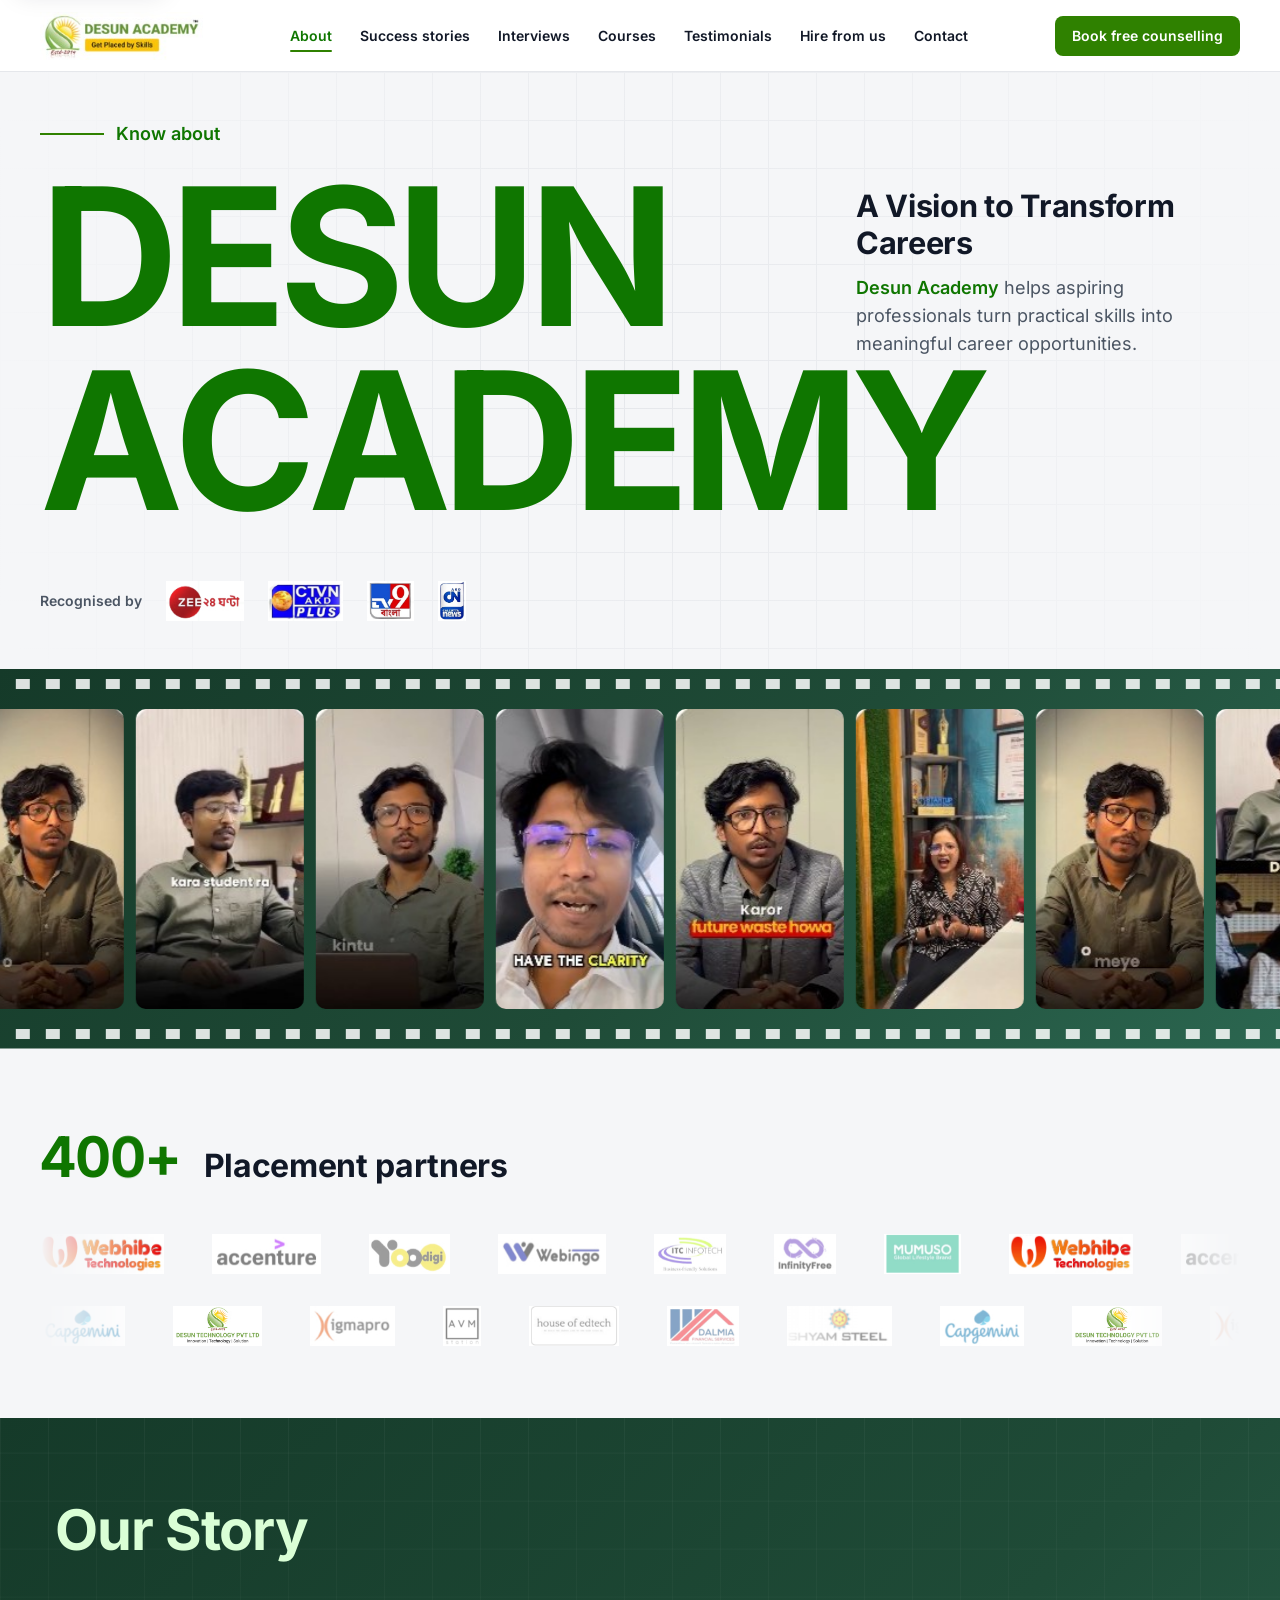
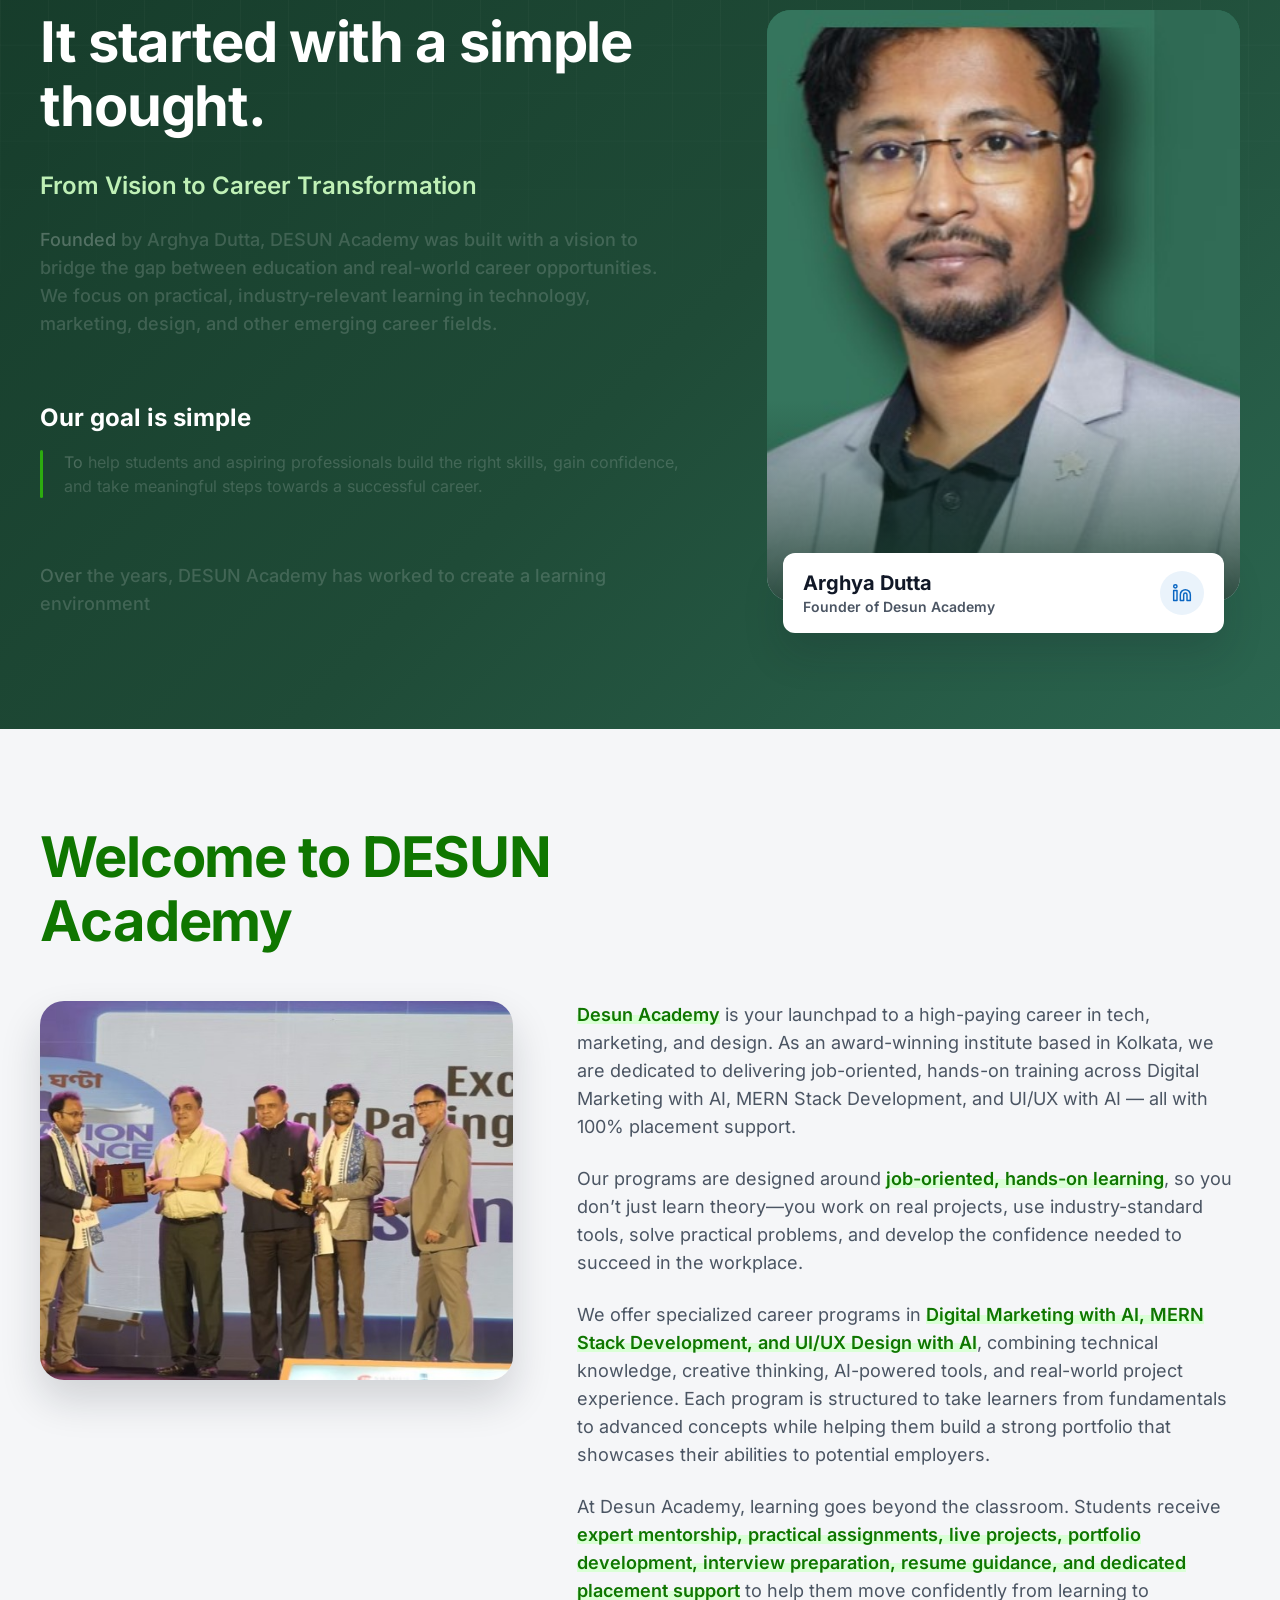
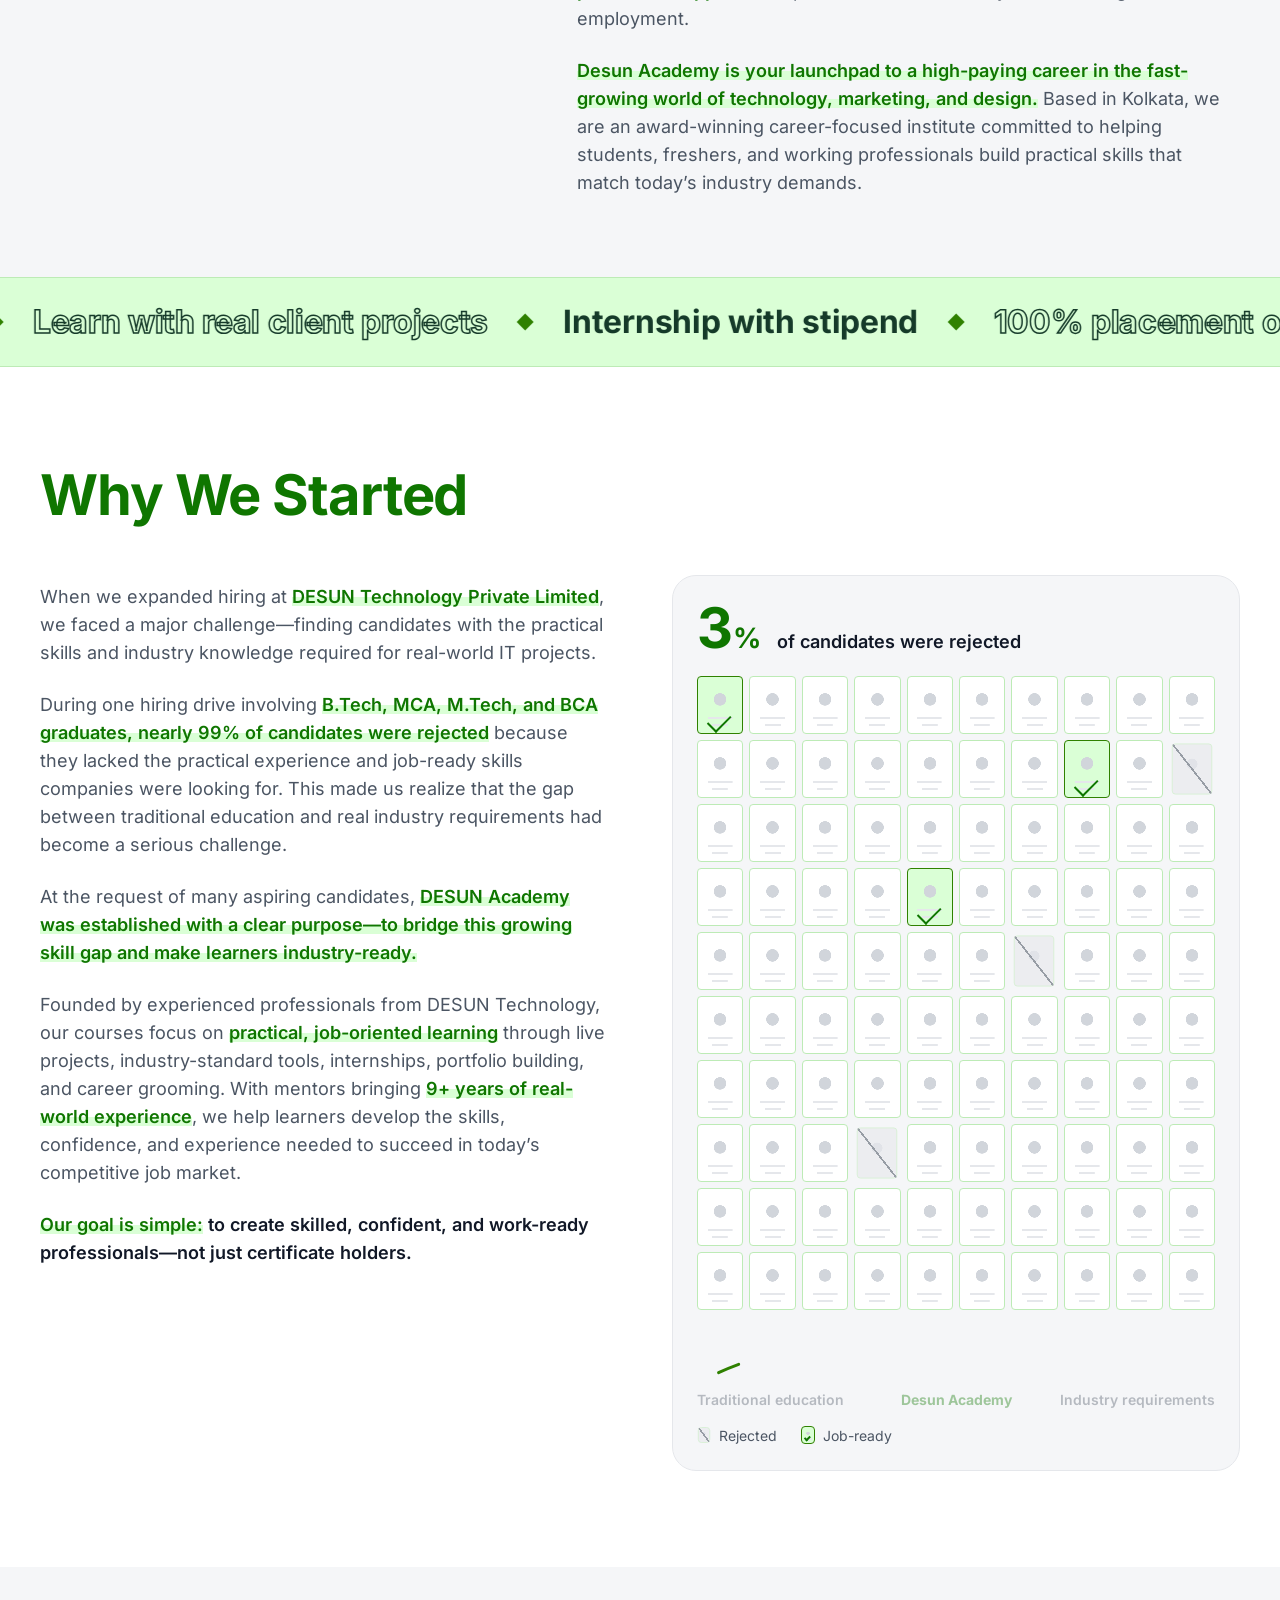
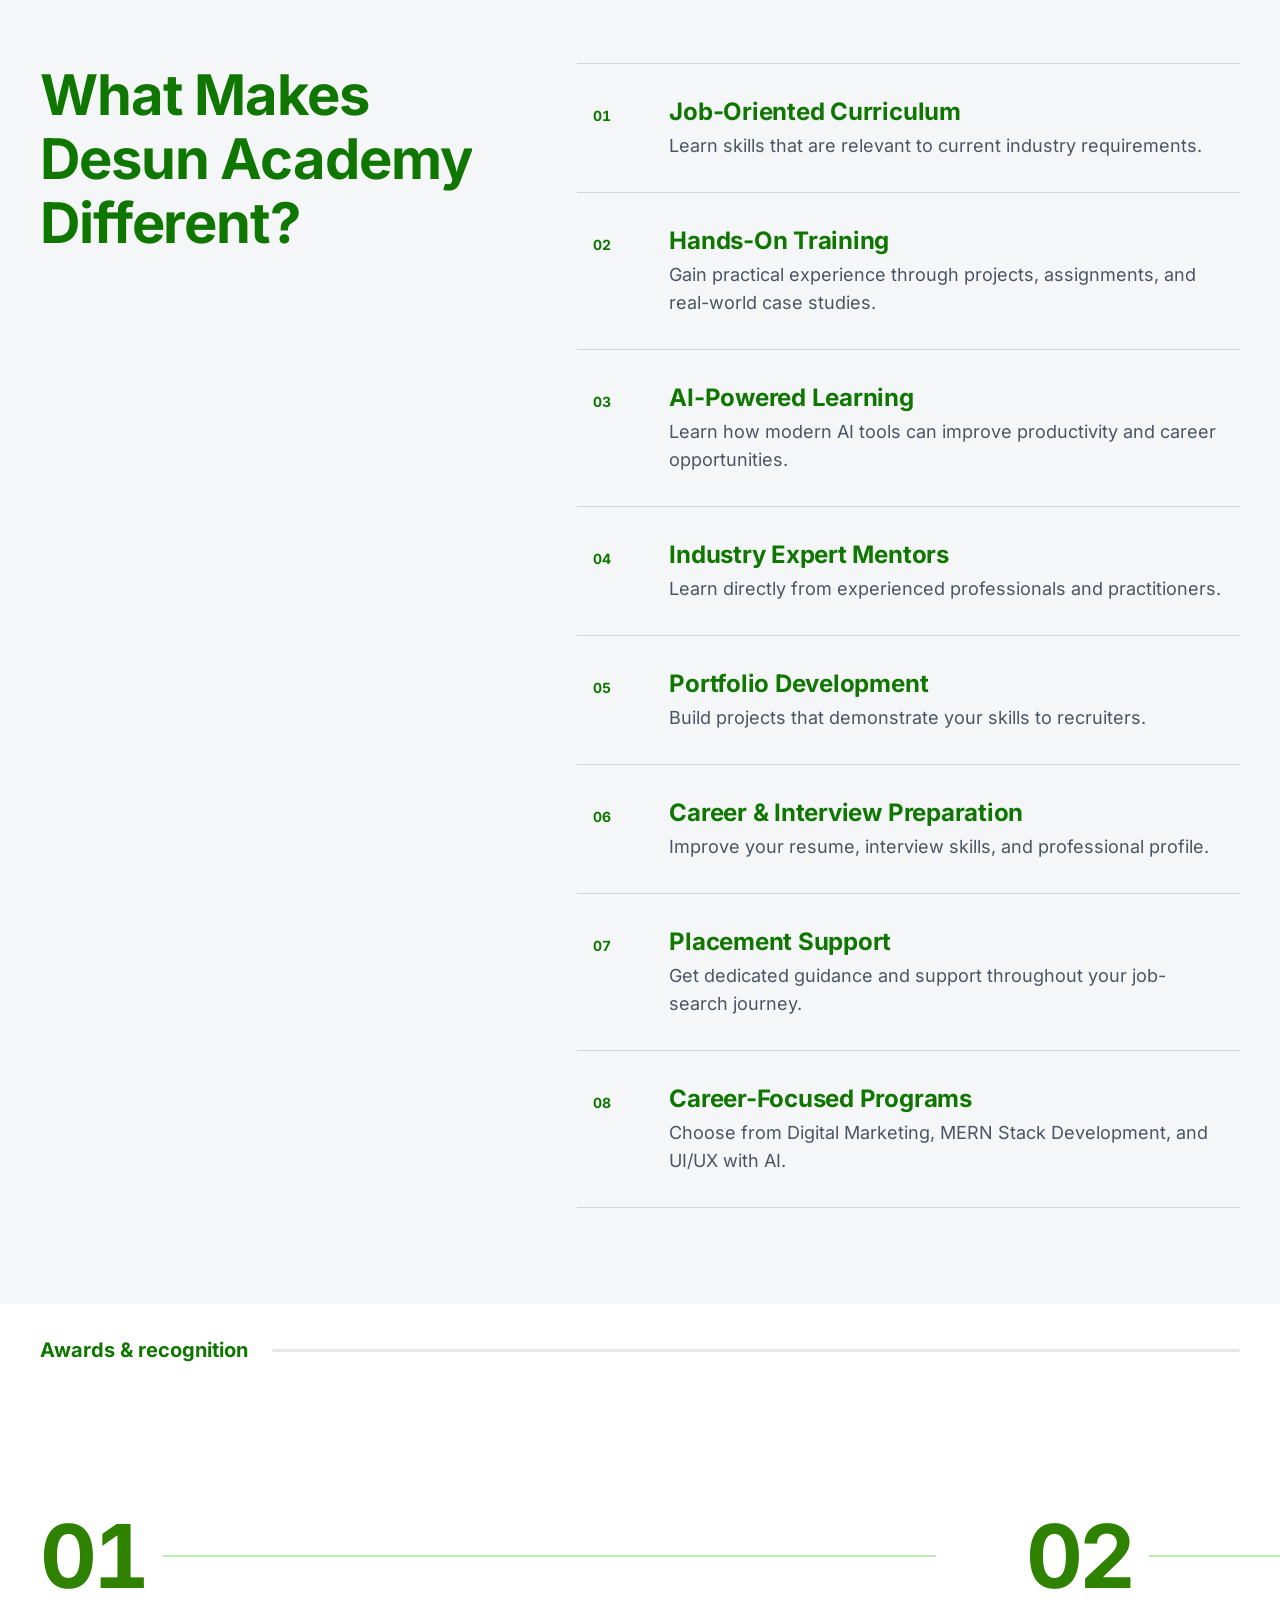
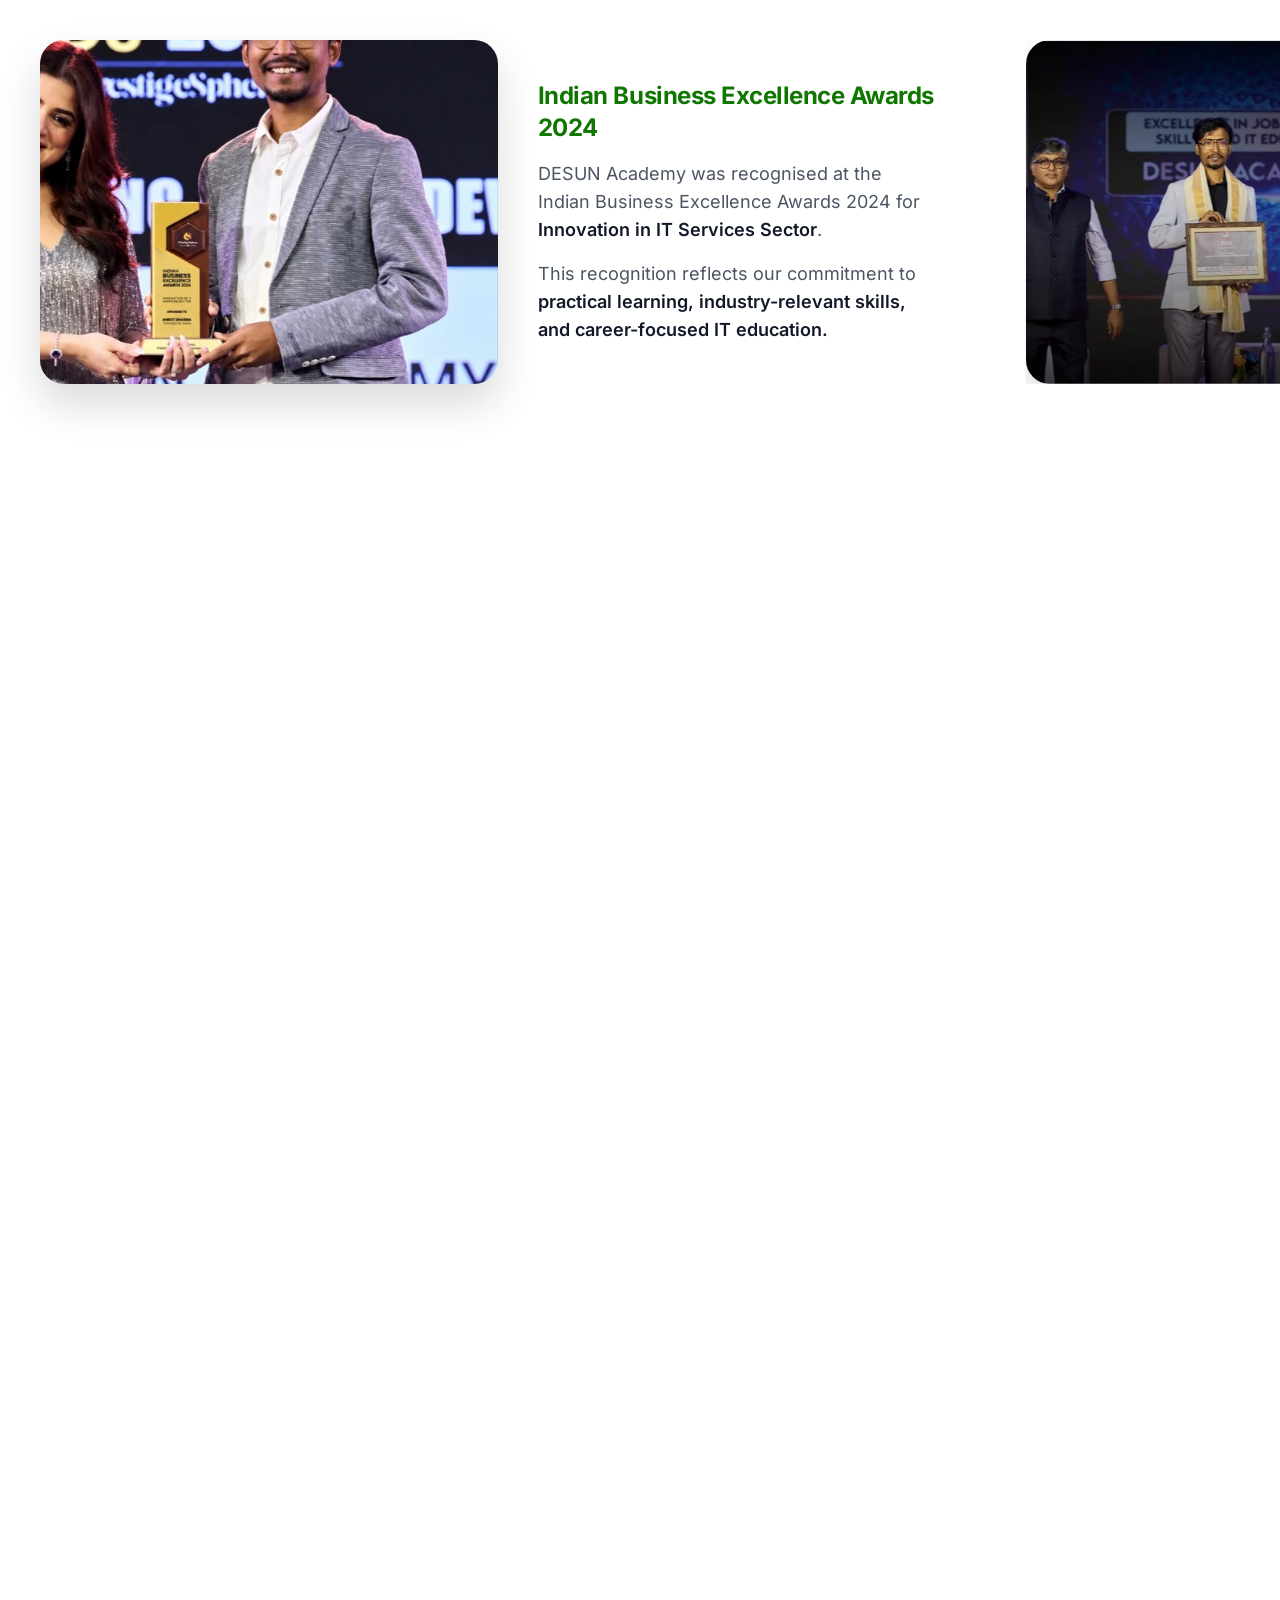
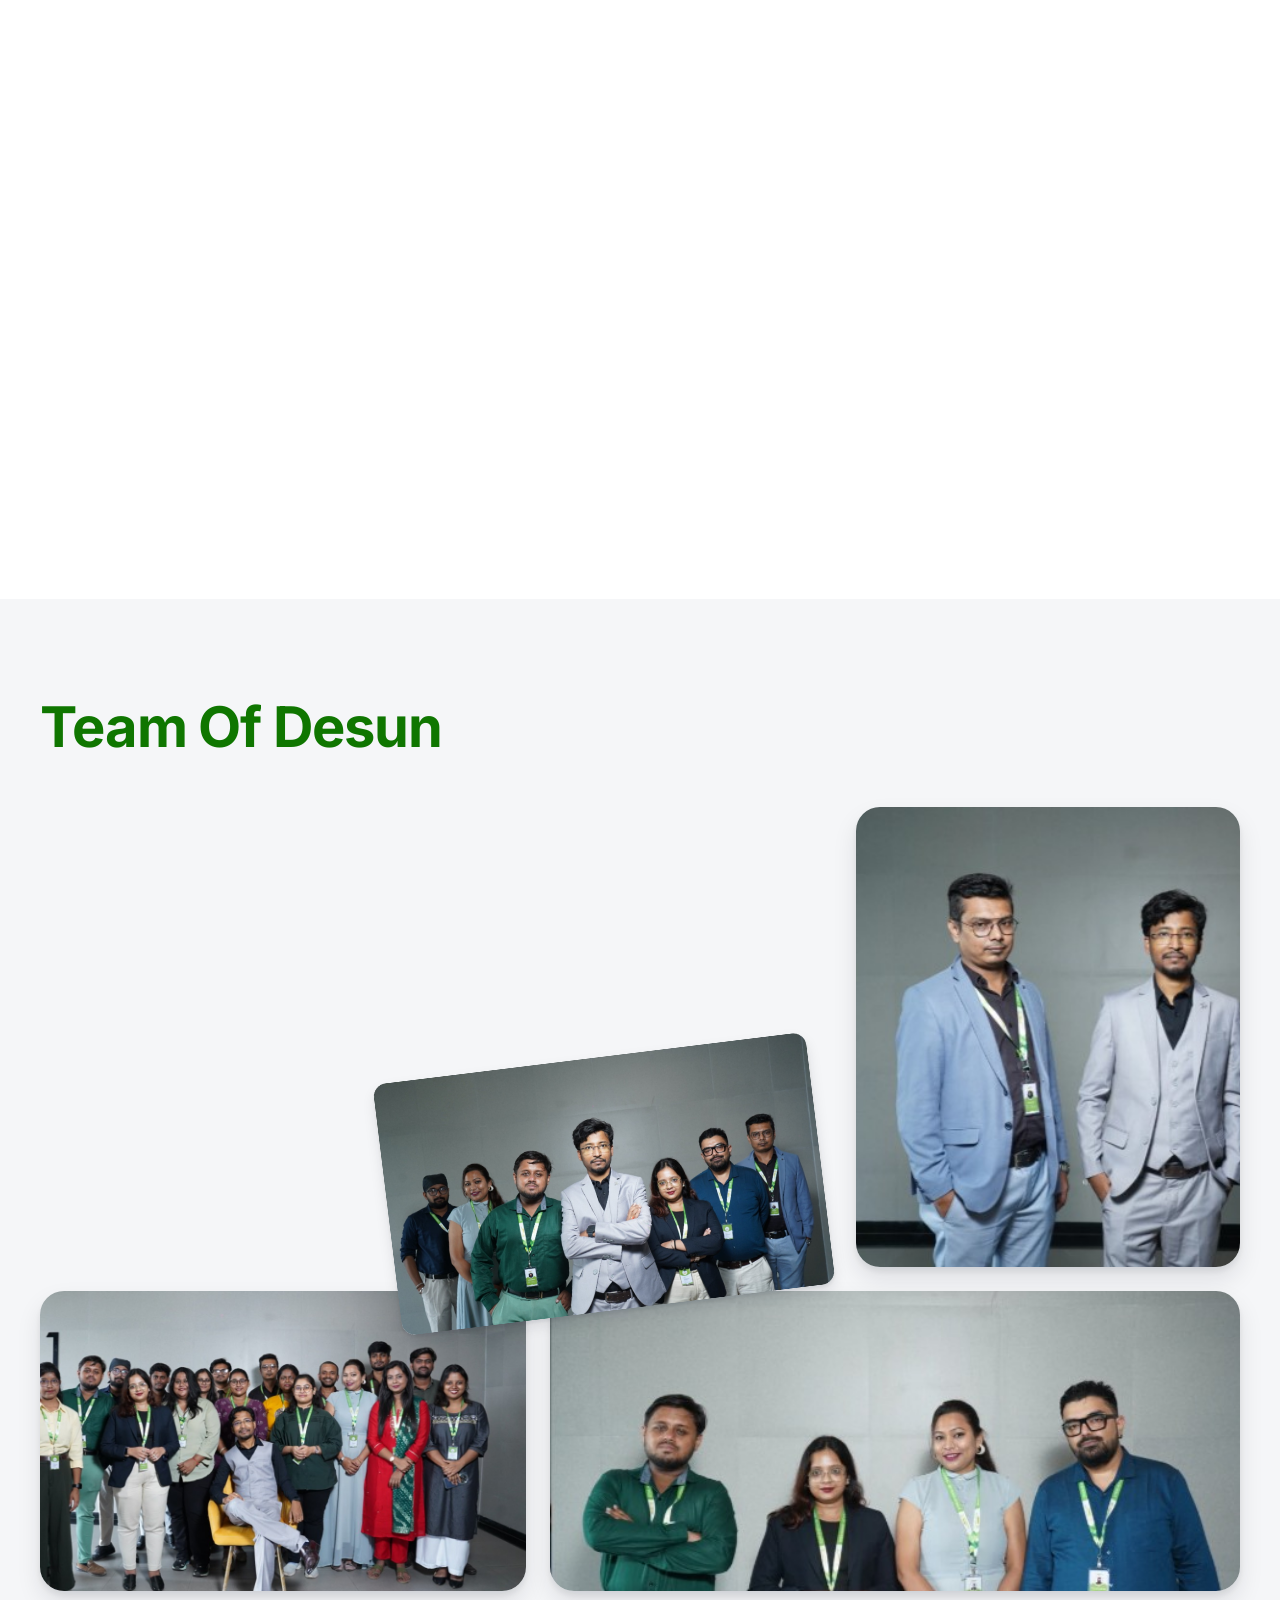
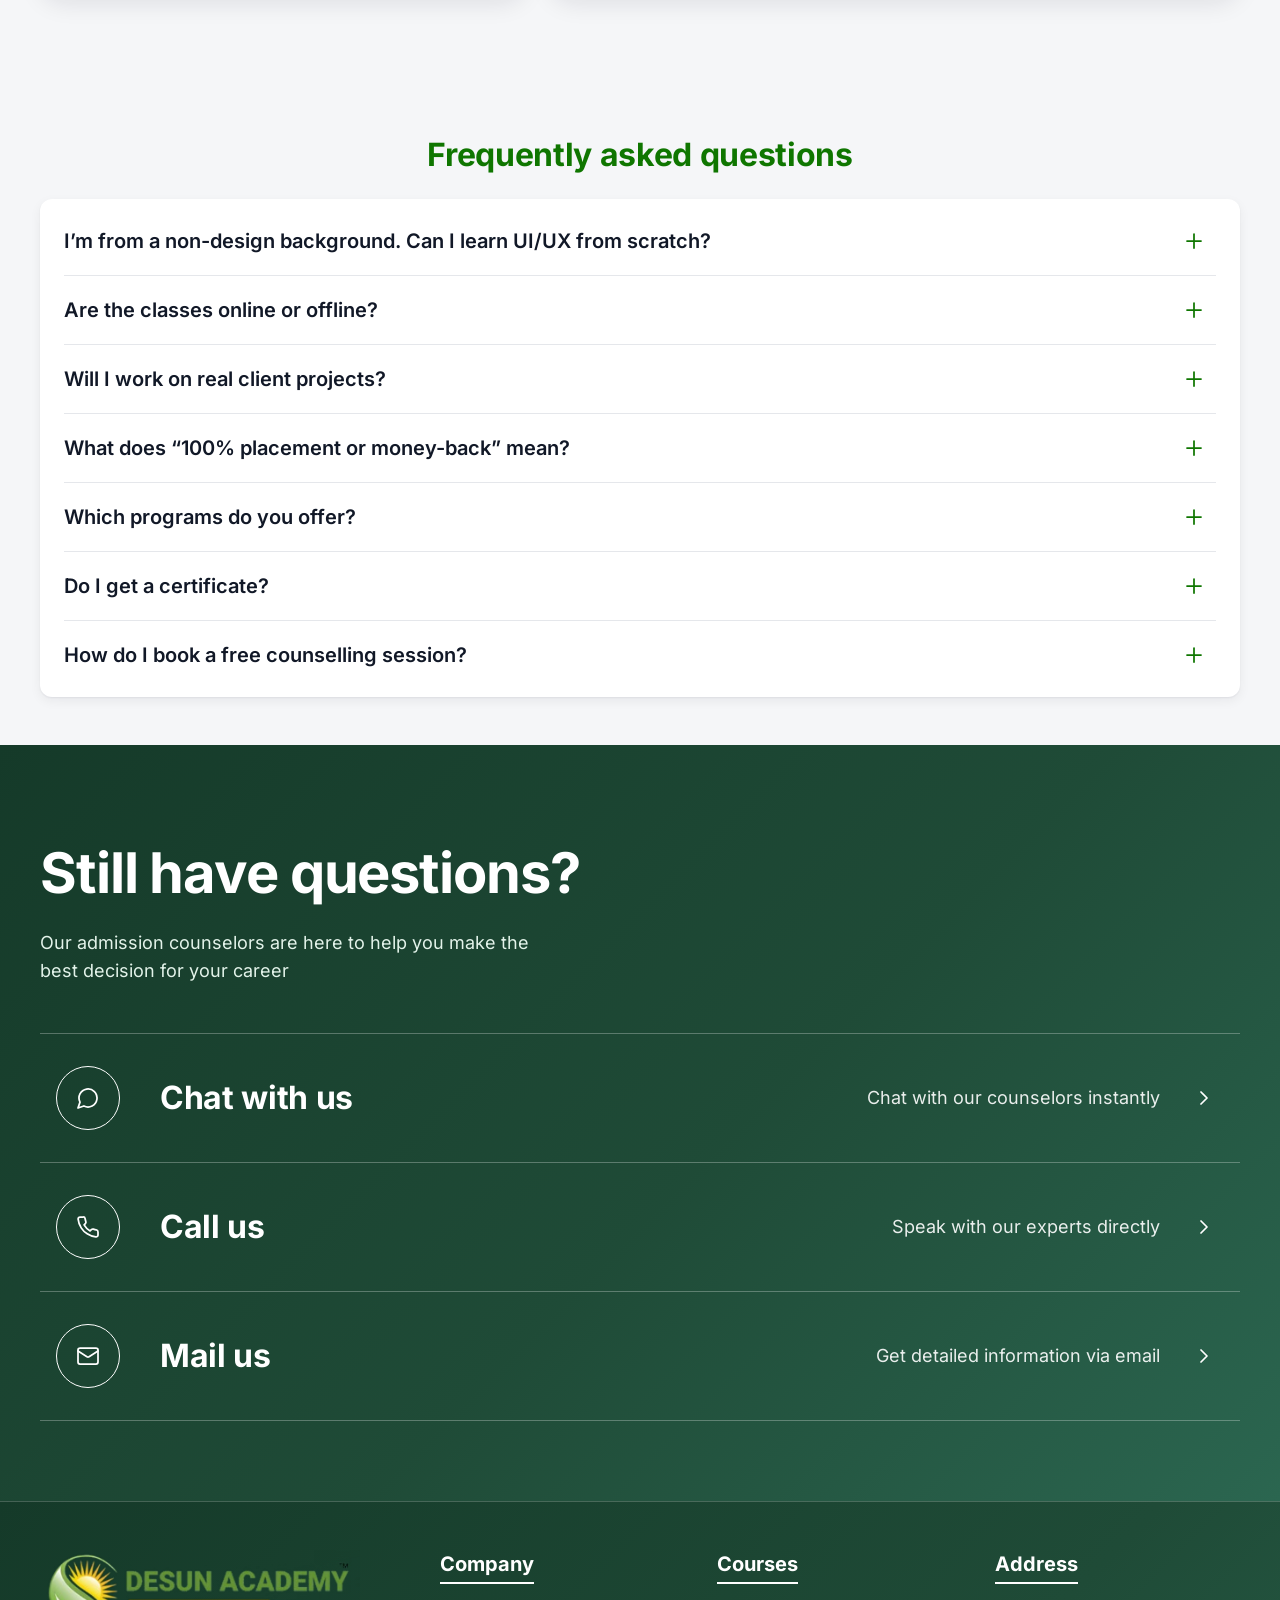
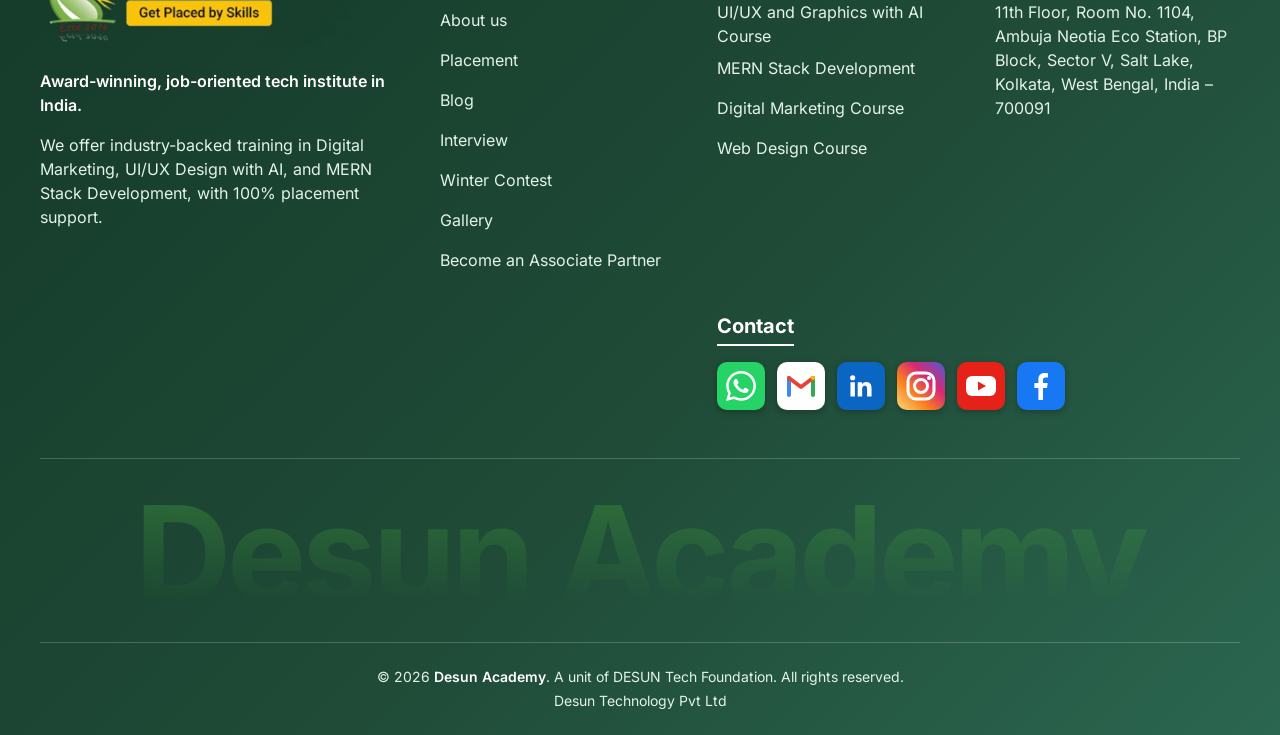
<file: site/about.html>
<!DOCTYPE html>
<html lang="en" class="no-js">
<head>
  <meta charset="utf-8">
  <meta name="viewport" content="width=device-width, initial-scale=1">
  <title>About Desun Academy — A vision to transform careers</title>
  <meta name="description" content="Desun Academy helps aspiring professionals turn practical skills into meaningful career opportunities. Learn our story, why we started and what makes us different.">
  <meta name="theme-color" content="#0F7600">
  <link rel="icon" href="assets/img/logo.jpg">
  <link rel="preload" href="assets/fonts/inter-latin-wght-normal.woff2" as="font" type="font/woff2" crossorigin>
  <link rel="stylesheet" href="css/style.css">
  <link rel="stylesheet" href="css/about.css">
  <script>document.documentElement.classList.remove('no-js');document.documentElement.classList.add('a-js');</script>
</head>
<body class="page-about" data-motion="custom">
<a class="skip-link" href="#main">Skip to content</a>

<!-- ======================= ICON SPRITE ======================= -->
<!-- ======================= ICON SPRITE (one library: Lucide-style outline, 1.75 stroke) ======================= -->
<svg width="0" height="0" style="position:absolute" aria-hidden="true" focusable="false">
  <defs>
    <symbol id="i-check" viewBox="0 0 24 24"><path d="M20 6 9 17l-5-5"/></symbol>
    <symbol id="i-plus" viewBox="0 0 24 24"><path d="M5 12h14"/><path d="M12 5v14"/></symbol>
    <symbol id="i-x" viewBox="0 0 24 24"><path d="M18 6 6 18"/><path d="m6 6 12 12"/></symbol>
    <symbol id="i-menu" viewBox="0 0 24 24"><line x1="4" x2="20" y1="12" y2="12"/><line x1="4" x2="20" y1="6" y2="6"/><line x1="4" x2="20" y1="18" y2="18"/></symbol>
    <symbol id="i-chev-l" viewBox="0 0 24 24"><path d="m15 18-6-6 6-6"/></symbol>
    <symbol id="i-chev-r" viewBox="0 0 24 24"><path d="m9 18 6-6-6-6"/></symbol>
    <symbol id="i-cap" viewBox="0 0 24 24"><path d="M21.42 10.922a1 1 0 0 0-.019-1.838L12.83 5.18a2 2 0 0 0-1.66 0L2.6 9.08a1 1 0 0 0 0 1.832l8.57 3.908a2 2 0 0 0 1.66 0z"/><path d="M22 10v6"/><path d="M6 12.5V16a6 3 0 0 0 12 0v-3.5"/></symbol>
    <symbol id="i-briefcase" viewBox="0 0 24 24"><path d="M16 20V4a2 2 0 0 0-2-2h-4a2 2 0 0 0-2 2v16"/><rect width="20" height="14" x="2" y="6" rx="2"/></symbol>
    <symbol id="i-repeat" viewBox="0 0 24 24"><path d="m17 2 4 4-4 4"/><path d="M3 11v-1a4 4 0 0 1 4-4h14"/><path d="m7 22-4-4 4-4"/><path d="M21 13v1a4 4 0 0 1-4 4H3"/></symbol>
    <symbol id="i-trend" viewBox="0 0 24 24"><polyline points="22 7 13.5 15.5 8.5 10.5 2 17"/><polyline points="16 7 22 7 22 13"/></symbol>
    <symbol id="i-rupee" viewBox="0 0 24 24"><path d="M6 3h12"/><path d="M6 8h12"/><path d="m6 13 8.5 8"/><path d="M6 13h3"/><path d="M9 13c6.667 0 6.667-10 0-10"/></symbol>
    <symbol id="i-vol-x" viewBox="0 0 24 24"><path d="M11 4.702a.705.705 0 0 0-1.203-.498L6.413 7.587A1.4 1.4 0 0 1 5.416 8H3a1 1 0 0 0-1 1v6a1 1 0 0 0 1 1h2.416a1.4 1.4 0 0 1 .997.413l3.383 3.384A.705.705 0 0 0 11 19.298z"/><line x1="22" x2="16" y1="9" y2="15"/><line x1="16" x2="22" y1="9" y2="15"/></symbol>
    <symbol id="i-vol-2" viewBox="0 0 24 24"><path d="M11 4.702a.705.705 0 0 0-1.203-.498L6.413 7.587A1.4 1.4 0 0 1 5.416 8H3a1 1 0 0 0-1 1v6a1 1 0 0 0 1 1h2.416a1.4 1.4 0 0 1 .997.413l3.383 3.384A.705.705 0 0 0 11 19.298z"/><path d="M16 9a5 5 0 0 1 0 6"/><path d="M19.364 18.364a9 9 0 0 0 0-12.728"/></symbol>
    <symbol id="i-pause" viewBox="0 0 24 24"><rect x="14" y="4" width="4" height="16" rx="1"/><rect x="6" y="4" width="4" height="16" rx="1"/></symbol>
    <symbol id="i-play" viewBox="0 0 24 24"><polygon points="6 3 20 12 6 21 6 3"/></symbol>
    <symbol id="i-book" viewBox="0 0 24 24"><path d="M12 7v14"/><path d="M3 18a1 1 0 0 1-1-1V4a1 1 0 0 1 1-1h5a4 4 0 0 1 4 4 4 4 0 0 1 4-4h5a1 1 0 0 1 1 1v13a1 1 0 0 1-1 1h-6a3 3 0 0 0-3 3 3 3 0 0 0-3-3z"/></symbol>
    <symbol id="i-pin" viewBox="0 0 24 24"><path d="M20 10c0 4.993-5.539 10.193-7.399 11.799a1 1 0 0 1-1.202 0C9.539 20.193 4 14.993 4 10a8 8 0 0 1 16 0"/><circle cx="12" cy="10" r="3"/></symbol>
    <symbol id="i-alert" viewBox="0 0 24 24"><circle cx="12" cy="12" r="10"/><line x1="12" x2="12" y1="8" y2="12"/><line x1="12" x2="12.01" y1="16" y2="16"/></symbol>
    <symbol id="i-lock" viewBox="0 0 24 24"><rect width="18" height="11" x="3" y="11" rx="2" ry="2"/><path d="M7 11V7a5 5 0 0 1 10 0v4"/></symbol>
    <symbol id="i-circle-check" viewBox="0 0 24 24"><circle cx="12" cy="12" r="10"/><path d="m9 12 2 2 4-4"/></symbol>
    <symbol id="i-phone" viewBox="0 0 24 24"><path d="M22 16.92v3a2 2 0 0 1-2.18 2 19.79 19.79 0 0 1-8.63-3.07 19.5 19.5 0 0 1-6-6 19.79 19.79 0 0 1-3.07-8.67A2 2 0 0 1 4.11 2h3a2 2 0 0 1 2 1.72 12.84 12.84 0 0 0 .7 2.81 2 2 0 0 1-.45 2.11L8.09 9.91a16 16 0 0 0 6 6l1.27-1.27a2 2 0 0 1 2.11-.45 12.84 12.84 0 0 0 2.81.7A2 2 0 0 1 22 16.92z"/></symbol>
    <symbol id="i-mail" viewBox="0 0 24 24"><rect width="20" height="16" x="2" y="4" rx="2"/><path d="m22 7-8.97 5.7a1.94 1.94 0 0 1-2.06 0L2 7"/></symbol>
    <symbol id="i-chat" viewBox="0 0 24 24"><path d="M7.9 20A9 9 0 1 0 4 16.1L2 22Z"/></symbol>
    <symbol id="i-instagram" viewBox="0 0 24 24"><rect width="20" height="20" x="2" y="2" rx="5" ry="5"/><path d="M16 11.37A4 4 0 1 1 12.63 8 4 4 0 0 1 16 11.37z"/><line x1="17.5" x2="17.51" y1="6.5" y2="6.5"/></symbol>
    <symbol id="i-youtube" viewBox="0 0 24 24"><path d="M2.5 17a24.12 24.12 0 0 1 0-10 2 2 0 0 1 1.4-1.4 49.56 49.56 0 0 1 16.2 0A2 2 0 0 1 21.5 7a24.12 24.12 0 0 1 0 10 2 2 0 0 1-1.4 1.4 49.55 49.55 0 0 1-16.2 0A2 2 0 0 1 2.5 17"/><path d="m10 15 5-3-5-3z"/></symbol>
    <symbol id="i-facebook" viewBox="0 0 24 24"><path d="M18 2h-3a5 5 0 0 0-5 5v3H7v4h3v8h4v-8h3l1-4h-4V7a1 1 0 0 1 1-1h3z"/></symbol>
    <symbol id="i-linkedin" viewBox="0 0 24 24"><path d="M16 8a6 6 0 0 1 6 6v7h-4v-7a2 2 0 0 0-2-2 2 2 0 0 0-2 2v7h-4v-7a6 6 0 0 1 6-6z"/><rect width="4" height="12" x="2" y="9"/><circle cx="4" cy="4" r="2"/></symbol>
  </defs>
</svg>

<header class="site-header" id="top">
  <div class="a-progress" aria-hidden="true"></div>
  <div class="container site-header__inner">
    <a class="brand" href="index.html" aria-label="Desun Academy — home"><img src="assets/img/logo.jpg" alt="Desun Academy" width="207" height="61"></a>
    <nav class="nav" aria-label="Primary">
      <ul class="nav__list">
        <li><a class="nav__link is-active" href="about.html" aria-current="page">About</a></li>
        <li><a class="nav__link" href="success.html">Success stories</a></li>
        <li><a class="nav__link" href="index.html#interviews">Interviews</a></li>
        <li><a class="nav__link" href="courses.html">Courses</a></li>
        <li><a class="nav__link" href="testimonials.html">Testimonials</a></li>
        <li><a class="nav__link" href="index.html#partners">Hire from us</a></li>
        <li><a class="nav__link" href="index.html#contact">Contact</a></li>
      </ul>
    </nav>
    <button class="btn btn--md header-cta" type="button" data-open-form="counselling">Book free counselling</button>
    <button class="menu-btn" type="button" aria-expanded="false" aria-controls="mobileNav" id="menuBtn">
      <svg class="icon icon--24" aria-hidden="true"><use href="#i-menu"/></svg><span>Menu</span>
    </button>
  </div>
  <div class="mobile-nav" id="mobileNav">
    <a class="mobile-nav__link" href="about.html">About</a>
    <a class="mobile-nav__link" href="success.html">Success stories</a>
    <a class="mobile-nav__link" href="index.html#interviews">Interviews</a>
    <a class="mobile-nav__link" href="courses.html">Courses</a>
    <a class="mobile-nav__link" href="testimonials.html">Testimonials</a>
    <a class="mobile-nav__link" href="index.html#partners">Hire from us</a>
    <a class="mobile-nav__link" href="index.html#contact">Contact</a>
    <button class="btn btn--block" type="button" data-open-form="counselling">Book free counselling</button>
  </div>
</header>

<main id="main" class="a-main">

<!-- ======================= HERO ======================= -->
<section class="hero a-hero" aria-labelledby="aTitle">
  <div class="hero__fx" aria-hidden="true"></div>
  <div class="container a-hero__inner">
    <p class="a-kicker"><span class="a-kicker__line" aria-hidden="true"></span><span class="a-kicker__t">Know about</span></p>
    <h1 class="a-title" id="aTitle" aria-label="Desun Academy">
      <span class="a-title__row" aria-hidden="true" data-letters>DESUN</span>
      <span class="a-title__row" aria-hidden="true" data-letters>ACADEMY</span>
    </h1>
    <div class="a-hero__copy">
      <h2 class="a-sub">A Vision to Transform Careers</h2>
      <p class="a-lead"><strong>Desun Academy</strong> helps aspiring professionals turn practical skills into meaningful career opportunities.</p>
    </div>
    <div class="a-recog">
      <p class="label a-recog__label">Recognised by</p>
      <div class="a-recog__logos">
        <img src="assets/img/recog-zee.png" alt="Zee 24 Ghanta" width="117" height="60">
        <img src="assets/img/recog-ctvn.png" alt="CTVN Plus" width="109" height="58">
        <img src="assets/img/recog-tv9.png" alt="TV9 Bangla" width="74" height="63">
        <img src="assets/img/recog-cn.png" alt="Calcutta News" width="55" height="79">
      </div>
    </div>
  </div>
  <div class="a-film" aria-hidden="true">
    <ul class="a-film__track" id="filmTrack"><li class="a-film__cell"><img src="assets/img/about/reel-1.jpg" alt="" width="144" height="257" loading="eager"></li><li class="a-film__cell"><img src="assets/img/about/reel-2.jpg" alt="" width="144" height="257" loading="eager"></li><li class="a-film__cell"><img src="assets/img/about/reel-3.jpg" alt="" width="144" height="257" loading="eager"></li><li class="a-film__cell"><img src="assets/img/about/reel-4.jpg" alt="" width="144" height="257" loading="eager"></li><li class="a-film__cell"><img src="assets/img/about/reel-5.jpg" alt="" width="144" height="257" loading="eager"></li><li class="a-film__cell"><img src="assets/img/about/reel-6.jpg" alt="" width="144" height="257" loading="eager"></li><li class="a-film__cell"><img src="assets/img/about/reel-7.jpg" alt="" width="144" height="257" loading="eager"></li><li class="a-film__cell"><img src="assets/img/about/reel-8.jpg" alt="" width="144" height="257" loading="eager"></li><li class="a-film__cell"><img src="assets/img/about/reel-9.jpg" alt="" width="144" height="257" loading="eager"></li><li class="a-film__cell"><img src="assets/img/about/reel-10.jpg" alt="" width="144" height="257" loading="eager"></li></ul>
  </div>
</section>

<!-- ======================= PLACEMENT PARTNERS ======================= -->
<section class="a-partners" id="partners" aria-labelledby="aPartnersTitle">
  <div class="container">
    <h2 class="a-partners__h" id="aPartnersTitle"><span class="a-odo" data-odo="400" aria-label="400+">400+</span> <span class="a-partners__t">Placement partners</span></h2>
  </div>
  <div class="container a-partners__rows">
    <div class="marquee" data-marquee style="--dur:44s">
      <div class="marquee__track">
        <img class="partner-logo" src="assets/img/logo-webhibe.png" alt="Webhibe Technologies" height="40">
        <img class="partner-logo" src="assets/img/partner-accenture.png" alt="Accenture" height="40">
        <img class="partner-logo" src="assets/img/partner-yoodigi.png" alt="Yoodigi" height="40">
        <img class="partner-logo" src="assets/img/partner-webingo.png" alt="Webingo" height="40">
        <img class="partner-logo" src="assets/img/partner-itc.png" alt="ITC Infotech" height="40">
        <img class="partner-logo" src="assets/img/partner-infinityfree.png" alt="InfinityFree" height="40">
        <img class="partner-logo" src="assets/img/partner-mumuso.png" alt="Mumuso" height="40">
      </div>
    </div>
    <div class="marquee marquee--reverse" data-marquee style="--dur:52s">
      <div class="marquee__track">
        <img class="partner-logo" src="assets/img/partner-capgemini.png" alt="Capgemini" height="40">
        <img class="partner-logo" src="assets/img/logo-desun-tech.png" alt="Desun Technology Pvt Ltd" height="40">
        <img class="partner-logo" src="assets/img/partner-sigmapro.png" alt="Sigmapro" height="40">
        <img class="partner-logo" src="assets/img/partner-avm.png" alt="AVM Station" height="40">
        <img class="partner-logo" src="assets/img/partner-edtech.png" alt="House of Edtech" height="40">
        <img class="partner-logo" src="assets/img/partner-dalmia.png" alt="Dalmia Financial Services" height="40">
        <img class="partner-logo" src="assets/img/partner-shyamsteel.png" alt="Shyam Steel" height="40">
      </div>
    </div>
  </div>
</section>

<!-- ======================= OUR STORY ======================= -->
<section class="a-story on-dark" id="story" aria-labelledby="storyTitle">
  <div class="a-story__bg" aria-hidden="true"></div>
  <div class="container">
    <h2 class="a-story__label" id="storyTitle"><span data-drift>Our Story</span></h2>
    <div class="a-story__grid">
      <div class="a-story__text">
        <h3 class="a-big" data-split>It started with a simple thought.</h3>
        <p class="a-story__sub">From Vision to Career Transformation</p>
        <p class="a-scrub" data-scrub>Founded by Arghya Dutta, DESUN Academy was built with a vision to bridge the gap between education and real-world career opportunities. We focus on practical, industry-relevant learning in technology, marketing, design, and other emerging career fields.</p>
        <p class="a-goal__label">Our goal is simple</p>
        <blockquote class="a-quote"><span class="a-quote__rule" aria-hidden="true"></span><p data-scrub>To help students and aspiring professionals build the right skills, gain confidence, and take meaningful steps towards a successful career.</p></blockquote>
        <!-- NOTE: the design ends this sentence mid-way ("...learning environment"). Kept as supplied; send the full line. -->
        <p class="a-scrub" data-scrub>Over the years, DESUN Academy has worked to create a learning environment</p>
      </div>
      <figure class="a-founder">
        <div class="a-founder__frame"><img src="assets/img/about/founder.jpg" alt="Arghya Dutta, founder of Desun Academy" width="530" height="411"></div>
        <figcaption class="a-founder__card">
          <span class="a-founder__name">Arghya Dutta</span>
          <a class="a-founder__in" href="#" aria-label="Arghya Dutta on LinkedIn"><svg class="icon" aria-hidden="true"><use href="#i-linkedin"/></svg></a>
          <span class="a-founder__role">Founder of Desun Academy</span>
        </figcaption>
      </figure>
    </div>
  </div>
</section>

<!-- ======================= WELCOME ======================= -->
<section class="a-welcome" id="welcome" aria-labelledby="welcomeTitle">
  <div class="container">
    <h2 class="a-h2" id="welcomeTitle" data-split>Welcome to DESUN Academy</h2>
    <div class="a-welcome__grid">
      <figure class="a-welcome__fig"><div class="a-welcome__frame"><img src="assets/img/about/welcome.jpg" alt="Desun Academy team receiving an education excellence award on stage" width="691" height="559" loading="lazy"></div></figure>
      <div class="a-prose">
        <p><strong class="hl">Desun Academy</strong> is your launchpad to a high-paying career in tech, marketing, and design. As an award-winning institute based in Kolkata, we are dedicated to delivering job-oriented, hands-on training across Digital Marketing with AI, MERN Stack Development, and UI/UX with AI &mdash; all with 100% placement support.</p>
        <p>Our programs are designed around <strong class="hl">job-oriented, hands-on learning</strong>, so you don&rsquo;t just learn theory&mdash;you work on real projects, use industry-standard tools, solve practical problems, and develop the confidence needed to succeed in the workplace.</p>
        <p>We offer specialized career programs in <strong class="hl">Digital Marketing with AI, MERN Stack Development, and UI/UX Design with AI</strong>, combining technical knowledge, creative thinking, AI-powered tools, and real-world project experience. Each program is structured to take learners from fundamentals to advanced concepts while helping them build a strong portfolio that showcases their abilities to potential employers.</p>
        <p>At Desun Academy, learning goes beyond the classroom. Students receive <strong class="hl">expert mentorship, practical assignments, live projects, portfolio development, interview preparation, resume guidance, and dedicated placement support</strong> to help them move confidently from learning to employment.</p>
        <p><strong class="hl">Desun Academy is your launchpad to a high-paying career in the fast-growing world of technology, marketing, and design.</strong> Based in Kolkata, we are an award-winning career-focused institute committed to helping students, freshers, and working professionals build practical skills that match today&rsquo;s industry demands.</p>
      </div>
    </div>
  </div>
</section>

<!-- ======================= VELOCITY BAND ======================= -->
<div class="a-band" aria-hidden="true">
  <div class="a-band__track" id="bandTrack">
    <span>Learn with real client projects</span><i></i><span>Internship with stipend</span><i></i><span>100% placement or money-back</span><i></i>
  </div>
</div>

<!-- ======================= WHY WE STARTED ======================= -->
<section class="a-why" id="why" aria-labelledby="whyTitle">
  <div class="container">
    <h2 class="a-h2" id="whyTitle" data-split>Why We Started</h2>
    <div class="a-why__grid">
      <div class="a-prose a-why__text">
        <p class="a-step">When we expanded hiring at <strong class="hl">DESUN Technology Private Limited</strong>, we faced a major challenge&mdash;finding candidates with the practical skills and industry knowledge required for real-world IT projects.</p>
        <p class="a-step" data-rej>During one hiring drive involving <strong class="hl">B.Tech, MCA, M.Tech, and BCA graduates, nearly 99% of candidates were rejected</strong> because they lacked the practical experience and job-ready skills companies were looking for. This made us realize that the gap between traditional education and real industry requirements had become a serious challenge.</p>
        <p class="a-step" data-bridge>At the request of many aspiring candidates, <strong class="hl">DESUN Academy was established with a clear purpose&mdash;to bridge this growing skill gap and make learners industry-ready.</strong></p>
        <p class="a-step">Founded by experienced professionals from DESUN Technology, our courses focus on <strong class="hl">practical, job-oriented learning</strong> through live projects, industry-standard tools, internships, portfolio building, and career grooming. With mentors bringing <strong class="hl">9+ years of real-world experience</strong>, we help learners develop the skills, confidence, and experience needed to succeed in today&rsquo;s competitive job market.</p>
        <p class="a-step a-step--goal"><strong class="hl">Our goal is simple:</strong> <strong>to create skilled, confident, and work-ready professionals&mdash;not just certificate holders.</strong></p>
      </div>
      <div class="a-viz" aria-hidden="true">
        <div class="a-viz__head"><span class="a-viz__num"><span id="rejNum">99</span><small>%</small></span><span class="a-viz__cap">of candidates were rejected</span></div>
        <div class="a-viz__stage">
          <div class="a-viz__grid" id="candGrid"></div>
          <svg class="a-viz__bridge" id="bridgeSvg" viewBox="0 0 480 120" preserveAspectRatio="none" focusable="false">
            <path id="bridgePath" d="M20 100 C 120 -10, 360 -10, 460 100" fill="none" stroke="currentColor" stroke-width="3" stroke-linecap="round"/>
            <line x1="20" y1="100" x2="20" y2="116" stroke="currentColor" stroke-width="3" stroke-linecap="round"/>
            <line x1="460" y1="100" x2="460" y2="116" stroke="currentColor" stroke-width="3" stroke-linecap="round"/>
          </svg>
          <div class="a-viz__ends"><span>Traditional education</span><b>Desun Academy</b><span>Industry requirements</span></div>
        </div>
        <div class="a-viz__legend"><span><i class="a-chip a-chip--sm is-rej"></i>Rejected</span><span><i class="a-chip a-chip--sm is-ok"></i>Job-ready</span></div>
      </div>
    </div>
  </div>
</section>

<!-- ======================= WHAT MAKES US DIFFERENT ======================= -->
<section class="a-diff" id="different" aria-labelledby="diffTitle">
  <div class="container a-diff__grid">
    <div class="a-diff__head"><h2 class="a-h2" id="diffTitle" data-split>What Makes Desun Academy Different?</h2></div>
    <ol class="a-diff__list" id="diffList">
        <li class="a-row">
          <span class="a-row__n" aria-hidden="true">01</span>
          <h3 class="a-row__t">Job-Oriented Curriculum</h3>
          <p class="a-row__d">Learn skills that are relevant to current industry requirements.</p>
          <span class="a-row__bar" aria-hidden="true"></span>
        </li>
        <li class="a-row">
          <span class="a-row__n" aria-hidden="true">02</span>
          <h3 class="a-row__t">Hands-On Training</h3>
          <p class="a-row__d">Gain practical experience through projects, assignments, and real-world case studies.</p>
          <span class="a-row__bar" aria-hidden="true"></span>
        </li>
        <li class="a-row">
          <span class="a-row__n" aria-hidden="true">03</span>
          <h3 class="a-row__t">AI-Powered Learning</h3>
          <p class="a-row__d">Learn how modern AI tools can improve productivity and career opportunities.</p>
          <span class="a-row__bar" aria-hidden="true"></span>
        </li>
        <li class="a-row">
          <span class="a-row__n" aria-hidden="true">04</span>
          <h3 class="a-row__t">Industry Expert Mentors</h3>
          <p class="a-row__d">Learn directly from experienced professionals and practitioners.</p>
          <span class="a-row__bar" aria-hidden="true"></span>
        </li>
        <li class="a-row">
          <span class="a-row__n" aria-hidden="true">05</span>
          <h3 class="a-row__t">Portfolio Development</h3>
          <p class="a-row__d">Build projects that demonstrate your skills to recruiters.</p>
          <span class="a-row__bar" aria-hidden="true"></span>
        </li>
        <li class="a-row">
          <span class="a-row__n" aria-hidden="true">06</span>
          <h3 class="a-row__t">Career &amp; Interview Preparation</h3>
          <p class="a-row__d">Improve your resume, interview skills, and professional profile.</p>
          <span class="a-row__bar" aria-hidden="true"></span>
        </li>
        <li class="a-row">
          <span class="a-row__n" aria-hidden="true">07</span>
          <h3 class="a-row__t">Placement Support</h3>
          <p class="a-row__d">Get dedicated guidance and support throughout your job-search journey.</p>
          <span class="a-row__bar" aria-hidden="true"></span>
        </li>
        <li class="a-row">
          <span class="a-row__n" aria-hidden="true">08</span>
          <h3 class="a-row__t">Career-Focused Programs</h3>
          <p class="a-row__d">Choose from Digital Marketing, MERN Stack Development, and UI/UX with AI.</p>
          <span class="a-row__bar" aria-hidden="true"></span>
        </li>
    </ol>
  </div>
</section>

<!-- ======================= AWARDS (horizontal scroll) ======================= -->
<section class="a-reco" id="recognition" aria-labelledby="recoTitle">
  <div class="a-reco__pin" id="recoPin">
    <div class="a-reco__top"><h2 class="a-eyebrow" id="recoTitle">Awards &amp; recognition</h2><div class="a-reco__prog" aria-hidden="true"><i id="recoBar"></i></div></div>
    <div class="a-reco__track" id="recoTrack">
      <article class="a-panel">
        <span class="a-panel__n" aria-hidden="true">01</span>
        <figure class="a-panel__fig"><div class="a-panel__img"><img src="assets/img/about/award-1.jpg" alt="Desun team member on stage at a business awards ceremony" width="585" height="450" loading="lazy"></div></figure>
        <div class="a-panel__body">
          <h3 class="a-panel__t">Indian Business Excellence Awards 2024</h3>
          <!-- TEXT DERIVED FROM THE TROPHY IN THE PHOTO ("Innovation in IT Services Sector"). The trophy names another recipient, so confirm this is Desun's award before publishing. -->
          <p>DESUN Academy was recognised at the Indian Business Excellence Awards 2024 for <strong>Innovation in IT Services Sector</strong>.</p>
          <p>This recognition reflects our commitment to <strong>practical learning, industry-relevant skills, and career-focused IT education.</strong></p>
        </div>
      </article>
      <article class="a-panel a-panel--b">
        <span class="a-panel__n" aria-hidden="true">02</span>
        <figure class="a-panel__fig"><div class="a-panel__img"><img src="assets/img/about/award-2.jpg" alt="Desun Academy team holding their award on stage, banner reads Excellence in Job Oriented Skill and IT Education" width="760" height="451" loading="lazy"></div></figure>
        <div class="a-panel__body">
          <h3 class="a-panel__t">Excellence in Job Oriented Skill and IT Education</h3>
          <p>DESUN Academy was honoured with the <strong>Excellence in Job Oriented Skill and IT Education</strong> award.</p>
          <p>This recognition celebrates our commitment to <strong>job-oriented training, live client projects, and placement-focused IT education.</strong></p>
          <img class="a-panel__logo" src="assets/img/recog-zee.png" alt="Zee 24 Ghanta" width="117" height="60">
        </div>
      </article>
      <article class="a-panel">
        <span class="a-panel__n" aria-hidden="true">03</span>
        <figure class="a-panel__fig"><div class="a-panel__img"><img src="assets/img/about/award-3.jpg" alt="Founder holding an award at the Entrepreneur Startup Awards 2025" width="564" height="439" loading="lazy"></div></figure>
        <div class="a-panel__body">
          <h3 class="a-panel__t">Bengal Business Excellence 2025</h3>
          <p>DESUN Academy was honoured at the Bengal Business Excellence 2025 for <strong>Excellence in IT and Skill Development</strong>.</p>
          <p>This recognition celebrates our commitment to <strong>practical learning, industry-relevant skills, and career-focused IT education.</strong></p>
          <img class="a-panel__logo" src="assets/img/recog-ctvn.png" alt="CTVN Plus" width="109" height="58">
        </div>
      </article>
    </div>
  </div>
</section>

<!-- ======================= TEAM ======================= -->
<section class="a-team" id="team" aria-labelledby="teamTitle">
  <div class="container">
    <h2 class="a-h2" id="teamTitle" data-split>Team Of Desun</h2>
    <div class="a-bento" id="teamBento">
      <figure class="a-t a-t--main"><img src="assets/img/about/team-main.jpg" alt="The Desun Academy leadership team standing together, arms crossed" width="1795" height="1199" loading="lazy"></figure>
      <figure class="a-t a-t--duo"><img src="assets/img/about/team-duo.jpg" alt="Two Desun Academy leaders in light suits" width="395" height="377" loading="lazy"></figure>
      <figure class="a-t a-t--group"><img src="assets/img/about/team-group.jpg" alt="The wider Desun Academy team posing in the studio" width="1081" height="624" loading="lazy"></figure>
      <figure class="a-t a-t--trio"><img src="assets/img/about/team-trio.jpg" alt="Four Desun Academy team members standing in a row" width="565" height="377" loading="lazy"></figure>
    </div>
  </div>
</section>

<!-- ======================= FAQ ======================= -->
<section class="section" id="faq" aria-labelledby="faqTitle">
  <div class="container">
    <div class="section-head"><h2 class="h2" id="faqTitle">Frequently asked questions</h2></div>
    <!-- Questions rewritten from the PDF's repeated placeholder. Edit answers to match your policies. -->
    <div class="faq" id="faqList">
      <div class="faq__item">
        <button class="faq__q" type="button" aria-expanded="false" aria-controls="fa1" id="fq1"><span>I&rsquo;m from a non-design background. Can I learn UI/UX from scratch?</span><span class="faq__icon"><svg class="icon icon--24" aria-hidden="true"><use href="#i-plus"/></svg></span></button>
        <div class="faq__a" id="fa1" role="region" aria-labelledby="fq1"><div><p>Yes. The program starts with design foundations and visual thinking, then moves into UX, interface design and real client projects, so no prior design experience is needed.</p></div></div>
      </div>
      <div class="faq__item">
        <button class="faq__q" type="button" aria-expanded="false" aria-controls="fa2" id="fq2"><span>Are the classes online or offline?</span><span class="faq__icon"><svg class="icon icon--24" aria-hidden="true"><use href="#i-plus"/></svg></span></button>
        <div class="faq__a" id="fa2" role="region" aria-labelledby="fq2"><div><p>Desun Academy is an offline institute at Ambuja Neotia Eco Station, Sector V, Salt Lake, Kolkata. A counsellor can tell you about current batches.</p></div></div>
      </div>
      <div class="faq__item">
        <button class="faq__q" type="button" aria-expanded="false" aria-controls="fa3" id="fq3"><span>Will I work on real client projects?</span><span class="faq__icon"><svg class="icon icon--24" aria-hidden="true"><use href="#i-plus"/></svg></span></button>
        <div class="faq__a" id="fa3" role="region" aria-labelledby="fq3"><div><p>Yes. You learn with real client projects and an internship with stipend, so your portfolio shows work done for real businesses.</p></div></div>
      </div>
      <div class="faq__item">
        <button class="faq__q" type="button" aria-expanded="false" aria-controls="fa4" id="fq4"><span>What does &ldquo;100% placement or money-back&rdquo; mean?</span><span class="faq__icon"><svg class="icon icon--24" aria-hidden="true"><use href="#i-plus"/></svg></span></button>
        <div class="faq__a" id="fa4" role="region" aria-labelledby="fq4"><div><p>Every program comes with placement assistance and a money-back guarantee. Ask an admission counsellor for the exact eligibility terms before you enroll.</p></div></div>
      </div>
      <div class="faq__item">
        <button class="faq__q" type="button" aria-expanded="false" aria-controls="fa5" id="fq5"><span>Which programs do you offer?</span><span class="faq__icon"><svg class="icon icon--24" aria-hidden="true"><use href="#i-plus"/></svg></span></button>
        <div class="faq__a" id="fa5" role="region" aria-labelledby="fq5"><div><p>We train in UI/UX and graphic design with AI, product design, MERN stack development, web design, digital marketing and HR. See &ldquo;Explore our programs&rdquo; above for each syllabus.</p></div></div>
      </div>
      <div class="faq__item">
        <button class="faq__q" type="button" aria-expanded="false" aria-controls="fa6" id="fq6"><span>Do I get a certificate?</span><span class="faq__icon"><svg class="icon icon--24" aria-hidden="true"><use href="#i-plus"/></svg></span></button>
        <div class="faq__a" id="fa6" role="region" aria-labelledby="fq6"><div><p>Yes. You receive a course certificate and an internship certificate when you complete the program.</p></div></div>
      </div>
      <div class="faq__item">
        <button class="faq__q" type="button" aria-expanded="false" aria-controls="fa7" id="fq7"><span>How do I book a free counselling session?</span><span class="faq__icon"><svg class="icon icon--24" aria-hidden="true"><use href="#i-plus"/></svg></span></button>
        <div class="faq__a" id="fa7" role="region" aria-labelledby="fq7"><div><p>Select &ldquo;Book free counselling&rdquo; at the top of the page, share your name and mobile number, and a counsellor will get in touch.</p></div></div>
      </div>
    </div>
  </div>
</section>

<!-- ======================= CONTACT ======================= -->
<section class="a-contact on-dark" id="contact" aria-labelledby="contactTitle">
  <div class="container">
    <h2 class="a-contact__h" id="contactTitle" data-split>Still have questions?</h2>
    <p class="a-contact__lede">Our admission counselors are here to help you make the best decision for your career</p>
    <div class="a-contact__list">
      <a class="a-call" id="ctChat" href="#" data-open-form="counselling" data-channel="whatsapp">
        <span class="a-call__ic"><svg class="icon icon--24" aria-hidden="true"><use href="#i-chat"/></svg></span>
        <span class="a-call__t">Chat with us</span><span class="a-call__d">Chat with our counselors instantly</span>
        <svg class="icon icon--24 a-call__arr" aria-hidden="true"><use href="#i-chev-r"/></svg>
      </a>
      <a class="a-call" id="ctCall" href="#" data-open-form="counselling" data-channel="phone">
        <span class="a-call__ic"><svg class="icon icon--24" aria-hidden="true"><use href="#i-phone"/></svg></span>
        <span class="a-call__t">Call us</span><span class="a-call__d">Speak with our experts directly</span>
        <svg class="icon icon--24 a-call__arr" aria-hidden="true"><use href="#i-chev-r"/></svg>
      </a>
      <a class="a-call" id="ctMail" href="#" data-open-form="counselling" data-channel="email">
        <span class="a-call__ic"><svg class="icon icon--24" aria-hidden="true"><use href="#i-mail"/></svg></span>
        <span class="a-call__t">Mail us</span><span class="a-call__d">Get detailed information via email</span>
        <svg class="icon icon--24 a-call__arr" aria-hidden="true"><use href="#i-chev-r"/></svg>
      </a>
    </div>
  </div>
</section>

</main>

<footer class="site-footer">
  <div class="container">
    <div class="footer-grid">
      <div class="footer-brand">
        <a class="footer-logo" href="#top" aria-label="Desun Academy, back to top"><img src="assets/img/logo-footer.png" alt="Desun Academy, get placed by skills" width="364" height="110"></a>
        <p class="footer-about"><strong>Award-winning, job-oriented tech institute in India.</strong></p>
        <p class="footer-about">We offer industry-backed training in Digital Marketing, UI/UX Design with AI, and MERN Stack Development, with 100% placement support.</p>
      </div>
      <nav class="footer-col" aria-label="Company">
        <h3>Company</h3>
        <ul>
          <li><a href="about.html">About us</a></li>
          <li><a href="index.html#success">Placement</a></li>
          <li><a href="#">Blog</a></li>
          <li><a href="index.html#interviews">Interview</a></li>
          <li><a href="#">Winter Contest</a></li>
          <li><a href="index.html#life">Gallery</a></li>
          <li><a href="index.html#partners">Become an Associate Partner</a></li>
        </ul>
      </nav>
      <div class="footer-col">
        <nav aria-label="Courses">
          <h3>Courses</h3>
          <ul>
            <li><a href="courses.html">UI/UX and Graphics with AI Course</a></li>
            <li><a href="index.html#programs">MERN Stack Development</a></li>
            <li><a href="index.html#programs">Digital Marketing Course</a></li>
            <li><a href="index.html#programs">Web Design Course</a></li>
          </ul>
        </nav>
      </div>
      <div class="footer-col footer-contact">
        <h3>Contact</h3>
        <!-- Social URLs are placeholders (the design shows icons only). -->
        <div class="socials"><a href="#" aria-label="WhatsApp" id="soWhatsapp"><svg viewBox="0 0 48 48" width="48" height="48" aria-hidden="true"><rect width="48" height="48" rx="10" fill="#25D366"/><g transform="translate(9 9) scale(1.25)" fill="#fff"><path d="M17.47 14.38c-.3-.15-1.76-.87-2.03-.97-.27-.1-.47-.15-.67.15-.2.3-.77.97-.94 1.17-.17.2-.35.22-.65.07-.3-.15-1.26-.46-2.39-1.48-.88-.79-1.48-1.76-1.65-2.06-.17-.3-.02-.46.13-.6.13-.13.3-.35.45-.52.15-.17.2-.3.3-.5.1-.2.05-.37-.03-.52-.07-.15-.67-1.61-.92-2.2-.24-.58-.49-.5-.67-.51h-.57c-.2 0-.52.07-.8.37-.27.3-1.04 1.02-1.04 2.48s1.07 2.88 1.21 3.07c.15.2 2.1 3.2 5.08 4.49.71.3 1.26.49 1.69.63.71.23 1.36.2 1.87.12.57-.09 1.76-.72 2-1.41.25-.7.25-1.29.17-1.41-.07-.12-.27-.2-.57-.35M12.05 21.78h-.01a9.87 9.87 0 0 1-5.03-1.38l-.36-.21-3.74.98 1-3.65-.24-.37a9.86 9.86 0 0 1-1.51-5.26c0-5.45 4.44-9.88 9.89-9.88 2.64 0 5.12 1.03 6.99 2.9a9.83 9.83 0 0 1 2.89 6.99c0 5.45-4.44 9.88-9.88 9.88M20.46 3.49A11.82 11.82 0 0 0 12.05 0C5.5 0 .16 5.34.16 11.89c0 2.1.55 4.14 1.59 5.95L.06 24l6.3-1.65a11.88 11.88 0 0 0 5.68 1.45h.01c6.55 0 11.89-5.34 11.89-11.89 0-3.18-1.24-6.17-3.48-8.42"/></g></svg></a><a href="#" aria-label="Email" id="soMail"><svg viewBox="0 0 48 48" width="48" height="48" aria-hidden="true"><rect width="48" height="48" rx="10" fill="#fff"/><g fill="none" stroke-linecap="round" stroke-linejoin="round"><path d="M12 33V16" stroke="#4285F4" stroke-width="4"/><path d="M36 33V16" stroke="#34A853" stroke-width="4"/><path d="M12 16l12 9 12-9" stroke="#EA4335" stroke-width="4"/><path d="M36 16v0" stroke="#FBBC04" stroke-width="4"/></g></svg></a><a href="#" aria-label="LinkedIn"><svg viewBox="0 0 48 48" width="48" height="48" aria-hidden="true"><rect width="48" height="48" rx="10" fill="#0A66C2"/><g transform="translate(9 9) scale(1.25)" fill="#fff"><path d="M20.45 20.45h-3.55v-5.57c0-1.33-.03-3.04-1.85-3.04-1.85 0-2.14 1.45-2.14 2.94v5.67H9.35V9h3.41v1.56h.05c.48-.9 1.64-1.85 3.37-1.85 3.6 0 4.27 2.37 4.27 5.46v6.28zM5.34 7.43a2.06 2.06 0 1 1 0-4.13 2.06 2.06 0 0 1 0 4.13zm1.78 13.02H3.56V9h3.56v11.45z"/></g></svg></a><a href="#" aria-label="Instagram"><svg viewBox="0 0 48 48" width="48" height="48" aria-hidden="true"><defs><linearGradient id="igg" x1="0" y1="1" x2="1" y2="0"><stop offset="0" stop-color="#FEDA75"/><stop offset=".35" stop-color="#FA7E1E"/><stop offset=".65" stop-color="#D62976"/><stop offset="1" stop-color="#4F5BD5"/></linearGradient></defs><rect width="48" height="48" rx="10" fill="url(#igg)"/><g fill="none" stroke="#fff" stroke-width="3"><rect x="11" y="11" width="26" height="26" rx="8"/><circle cx="24" cy="24" r="6.5"/></g><circle cx="32" cy="16" r="2" fill="#fff"/></svg></a><a href="#" aria-label="YouTube"><svg viewBox="0 0 48 48" width="48" height="48" aria-hidden="true"><rect width="48" height="48" rx="10" fill="#E62117"/><rect x="9" y="14" width="30" height="20" rx="6" fill="#fff"/><path d="M21 19.5v9l8-4.5z" fill="#E62117"/></svg></a><a href="#" aria-label="Facebook"><svg viewBox="0 0 48 48" width="48" height="48" aria-hidden="true"><rect width="48" height="48" rx="10" fill="#1877F2"/><path d="M26 38V26h4l.7-5H26v-3c0-1.4.5-2.4 2.5-2.4H31v-4.4c-.4 0-1.9-.2-3.6-.2-3.6 0-6 2.2-6 6.2V21h-4v5h4v12h4.6z" fill="#fff"/></svg></a></div>
      </div>
      <div class="footer-col">
        <h3>Address</h3>
        <address>11th Floor, Room No. 1104, Ambuja Neotia Eco Station, BP Block, Sector V, Salt Lake, Kolkata, West Bengal, India &ndash; 700091</address>
      </div>
    </div>
    <div class="footer-wordmark" aria-hidden="true">Desun Academy</div>
    <div class="footer-bottom">
      <p>&copy; <span id="year">2026</span> <strong>Desun Academy</strong>. A unit of DESUN Tech Foundation. All rights reserved.</p>
      <p>Desun Technology Pvt Ltd</p>
    </div>
  </div>
</footer>

<!-- ======================= COUNSELLING MODAL ======================= -->
<dialog class="modal" id="formModal" aria-labelledby="formTitle">
  <div class="modal__inner">
    <div class="modal__head">
      <div>
        <h2 class="modal__title" id="formTitle">Book a free counselling session</h2>
        <p class="modal__desc" id="formDesc">Share your details and a counsellor will call you to plan your career path.</p>
      </div>
      <button class="modal__close" type="button" data-close-form aria-label="Close"><svg class="icon icon--24" aria-hidden="true"><use href="#i-x"/></svg></button>
    </div>

    <form class="modal__form" id="counsellingForm" novalidate>
      <div class="form-grid">
        <div class="field">
          <label for="fName">Full name</label>
          <input id="fName" name="name" type="text" autocomplete="name" placeholder="e.g. Riya Sen" required aria-describedby="eName">
          <p class="field__error" id="eName"><svg class="icon icon--16" aria-hidden="true"><use href="#i-alert"/></svg><span>Enter your full name</span></p>
        </div>
        <div class="field">
          <label for="fPhone">Mobile number</label>
          <input id="fPhone" name="phone" type="tel" inputmode="numeric" autocomplete="tel-national" placeholder="10-digit mobile number" required aria-describedby="ePhone">
          <p class="field__error" id="ePhone"><svg class="icon icon--16" aria-hidden="true"><use href="#i-alert"/></svg><span>Enter a 10-digit mobile number</span></p>
        </div>
        <div class="field">
          <label for="fEmail">Email <span class="opt">(optional)</span></label>
          <input id="fEmail" name="email" type="email" autocomplete="email" placeholder="name@example.com" aria-describedby="eEmail">
          <p class="field__error" id="eEmail"><svg class="icon icon--16" aria-hidden="true"><use href="#i-alert"/></svg><span>Enter a valid email address, like name@example.com</span></p>
        </div>
        <div class="field">
          <label for="fProgram">Program you&rsquo;re interested in</label>
          <select id="fProgram" name="program" required aria-describedby="eProgram"></select>
          <p class="field__error" id="eProgram"><svg class="icon icon--16" aria-hidden="true"><use href="#i-alert"/></svg><span>Choose a program</span></p>
        </div>
      </div>
      <div class="modal__actions">
        <button class="btn btn--block" type="submit" id="formSubmit"><span class="btn__label">Book free session</span></button>
        <button class="btn btn--text btn--block" type="button" data-close-form>Cancel</button>
      </div>
    </form>

    <div class="modal__success" id="formSuccess" role="status">
      <span class="icon-circle"><svg class="icon" aria-hidden="true"><use href="#i-circle-check"/></svg></span>
      <h2 class="modal__title" id="successTitleModal">Thank you</h2>
      <p class="modal__desc" id="successDesc"></p>
      <button class="btn btn--block" type="button" data-close-form id="successClose">Done</button>
    </div>
  </div>
</dialog>

<!-- ======================= COUNSELLING MODAL ======================= -->


<script src="assets/js/vendor/gsap.min.js"></script>
<script src="assets/js/vendor/ScrollTrigger.min.js"></script>
<script src="js/script.js" defer></script>
<script src="js/about.js" defer></script>
</body>
</html>
</file>
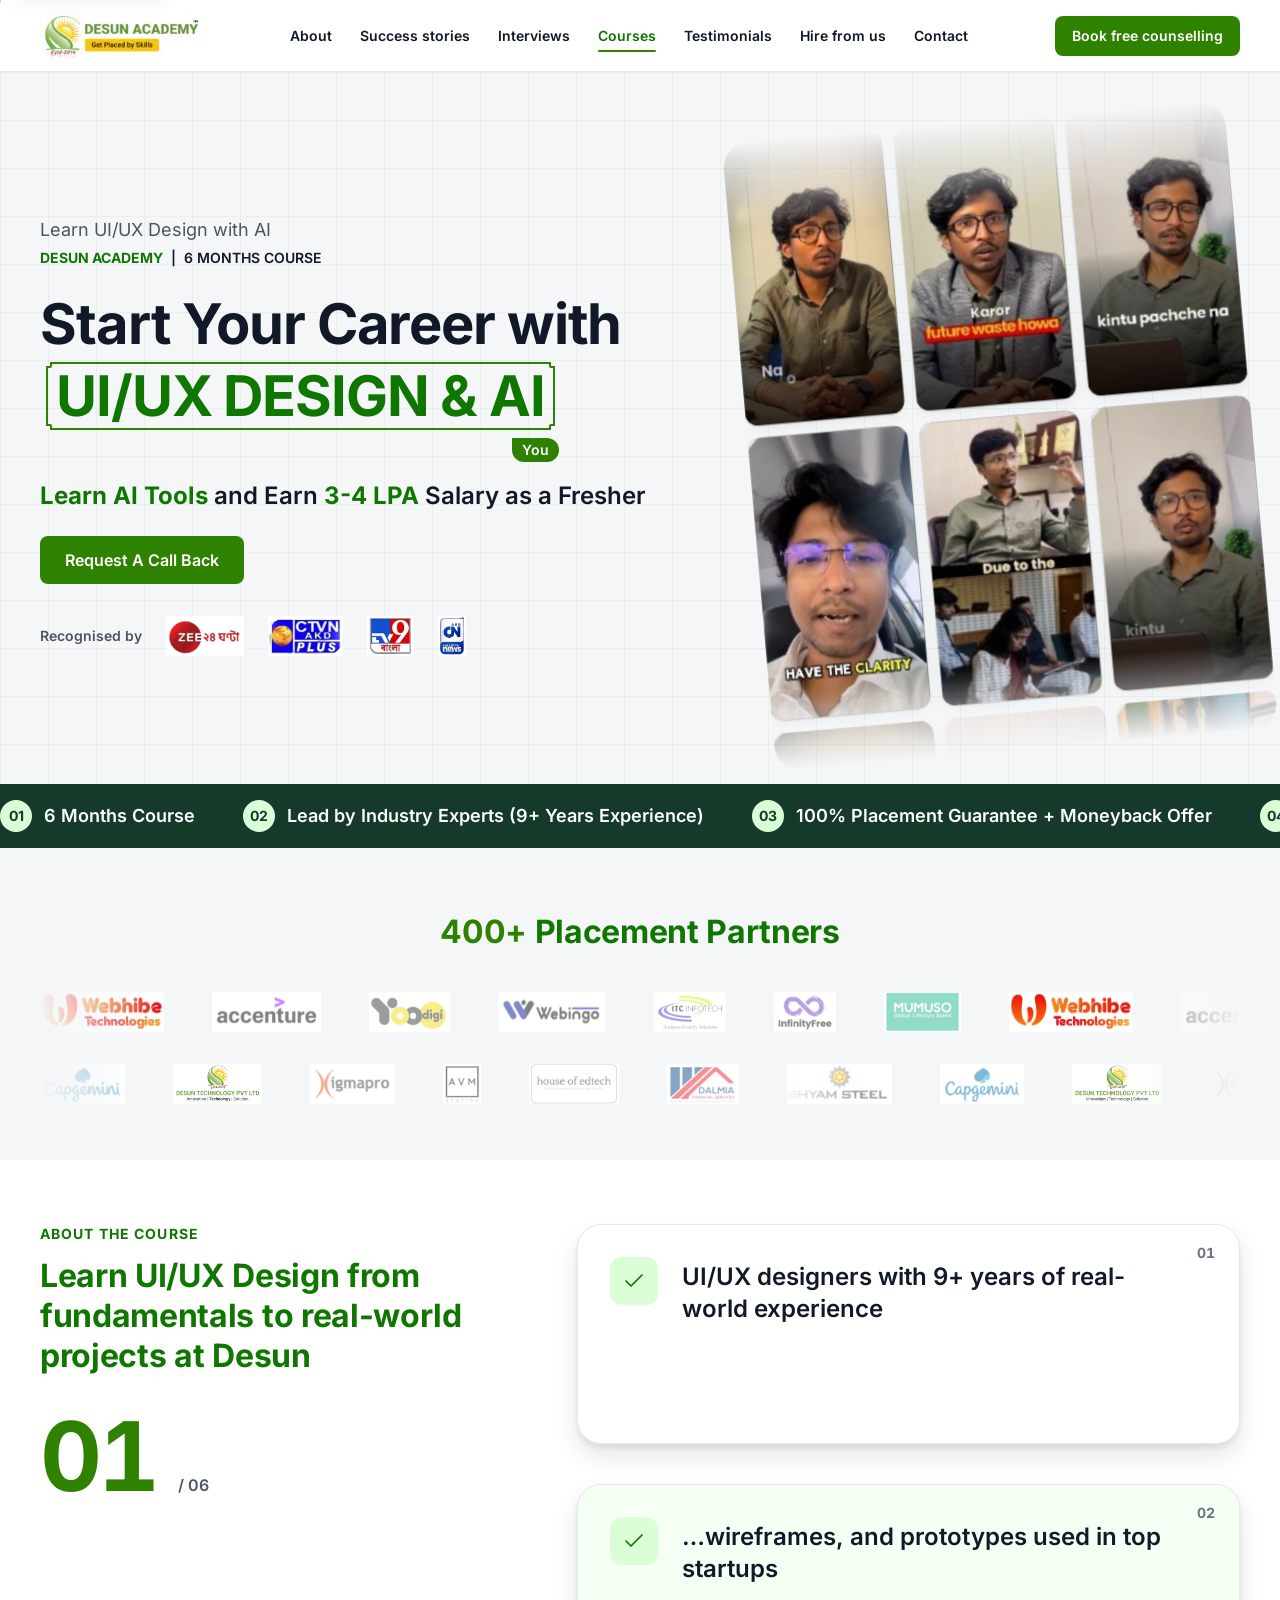
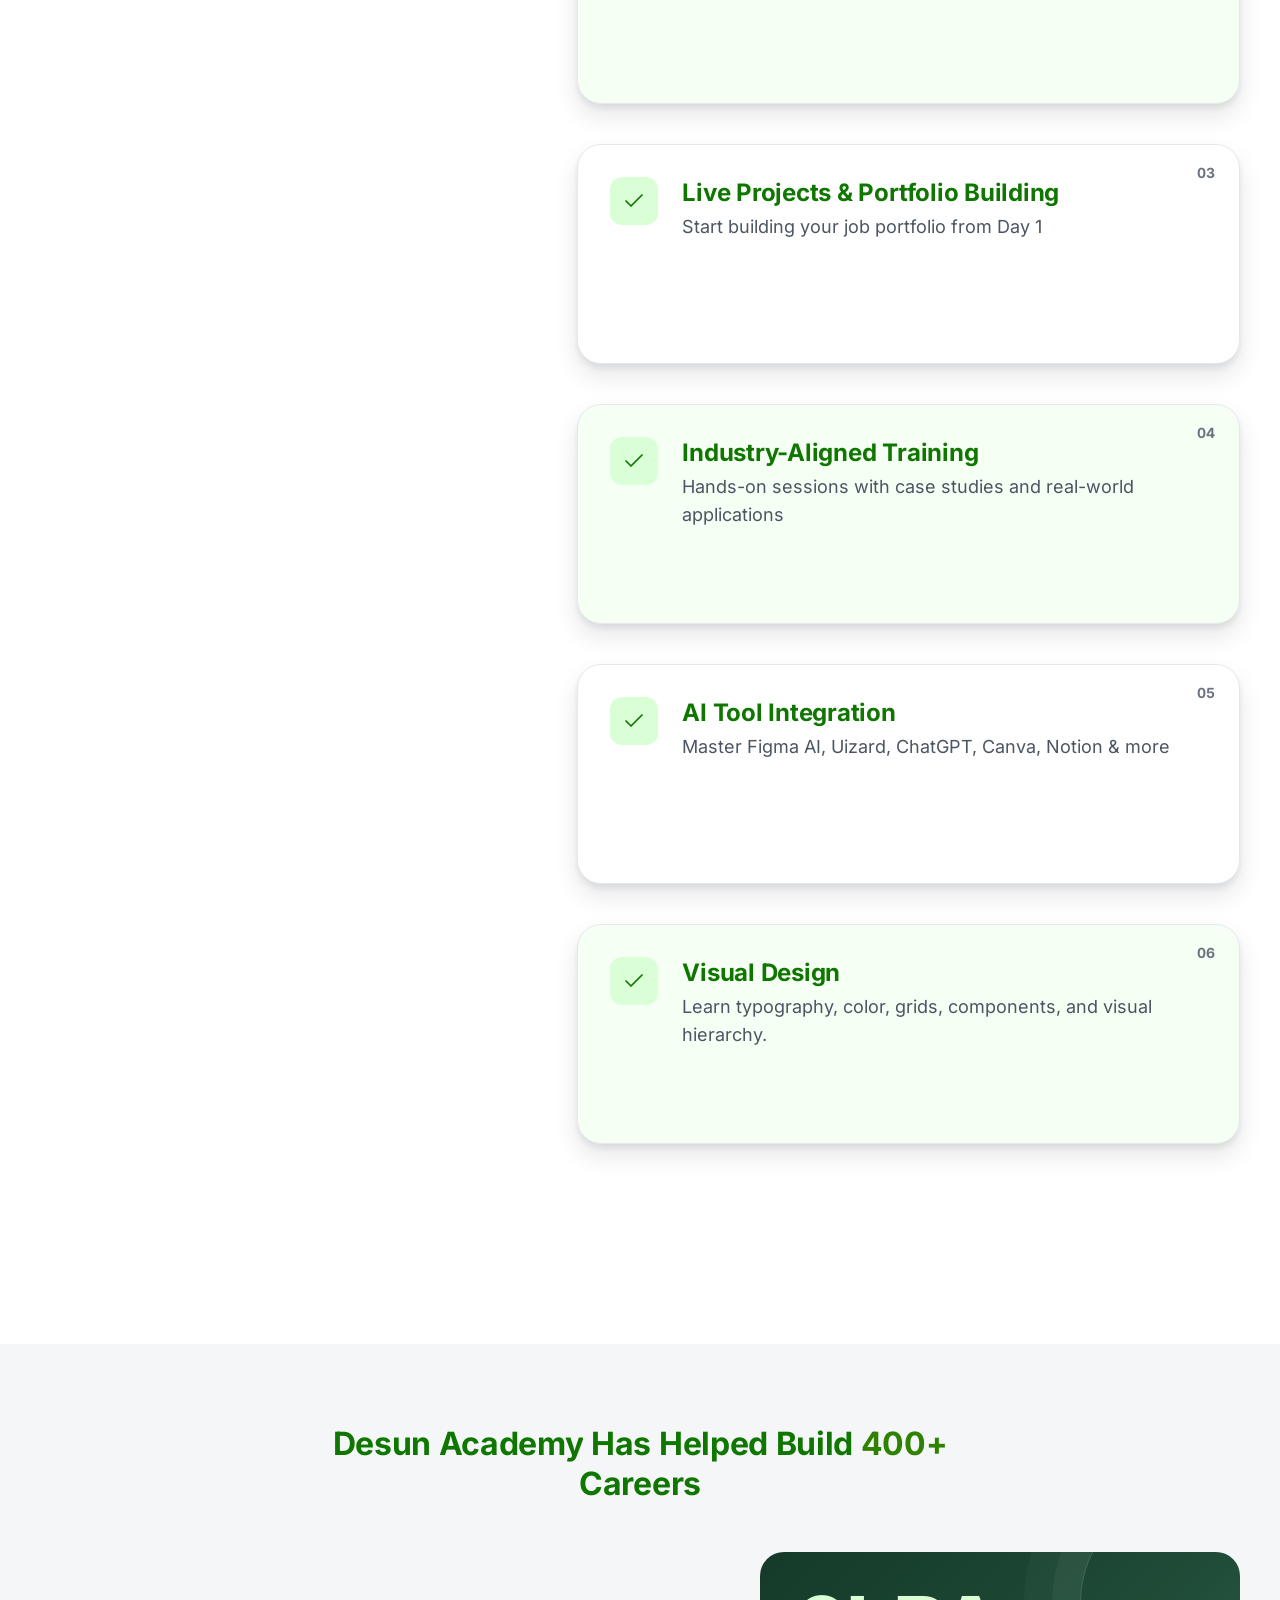
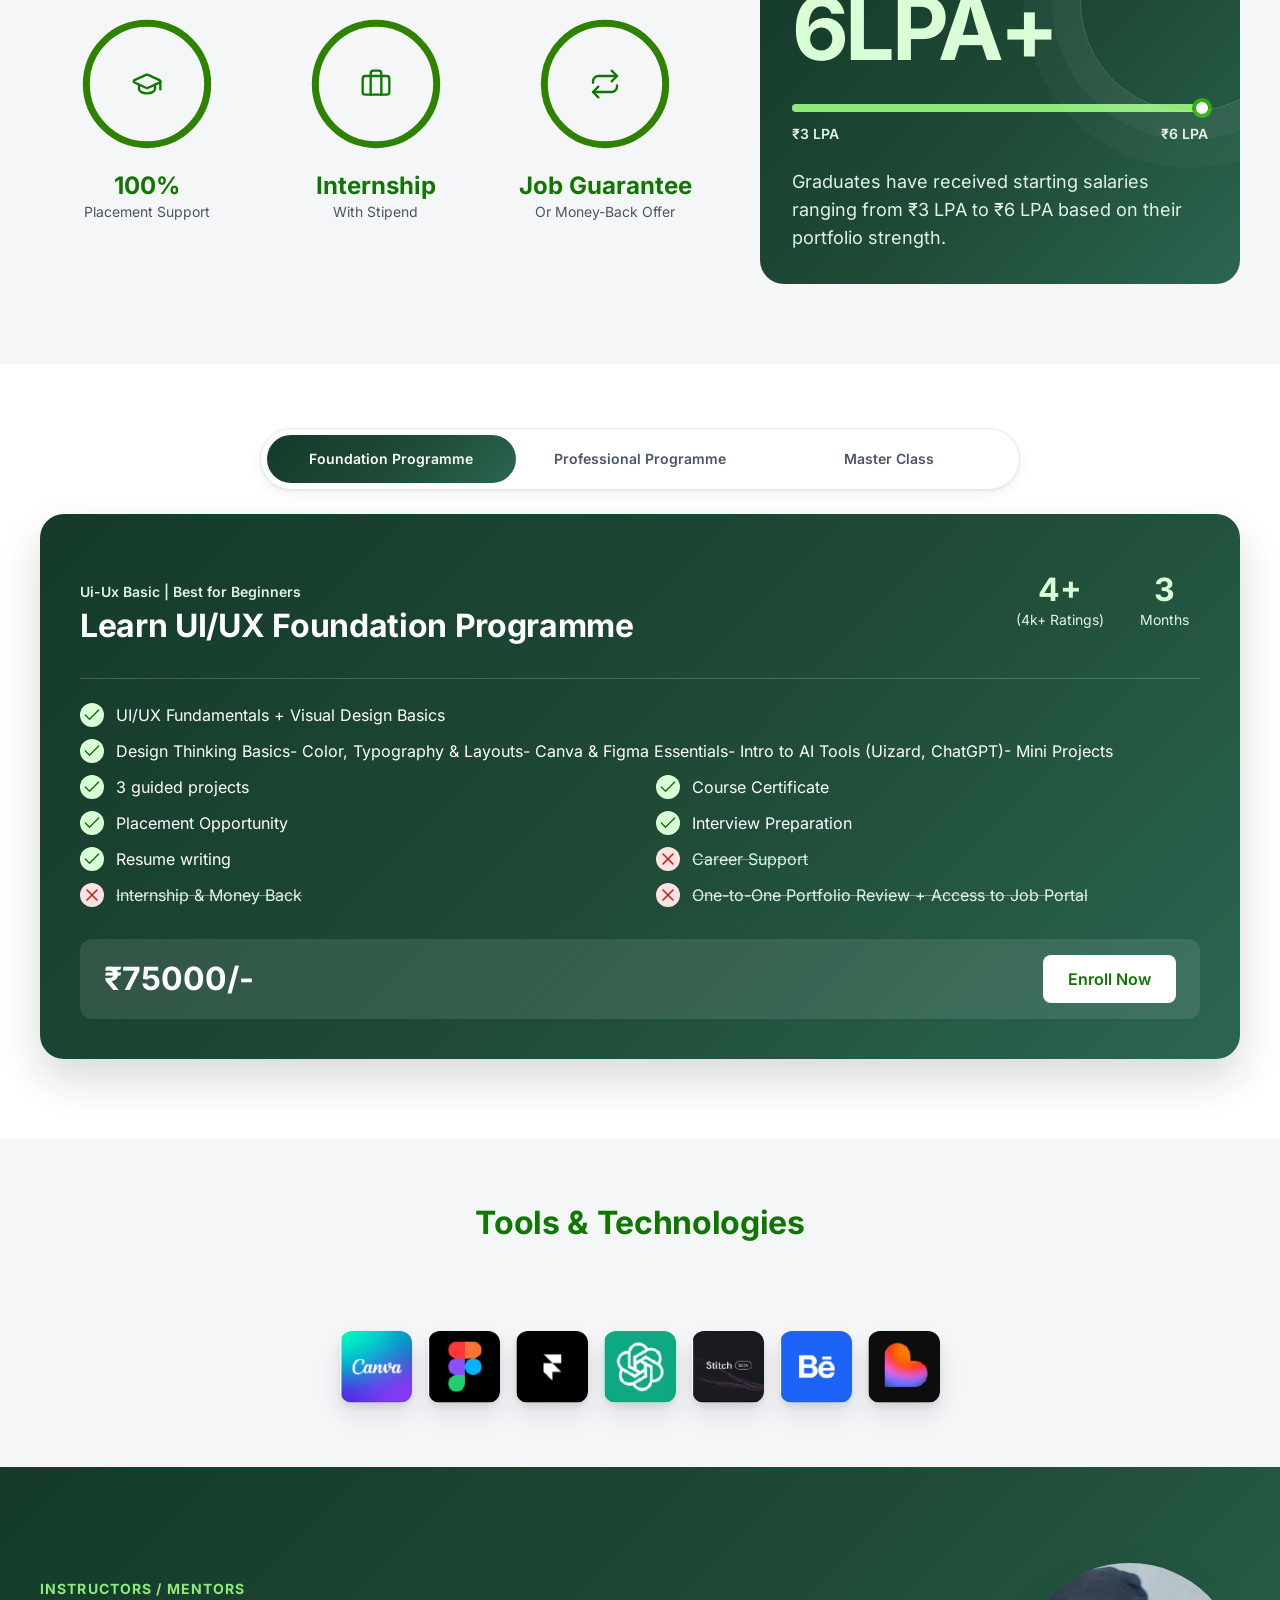
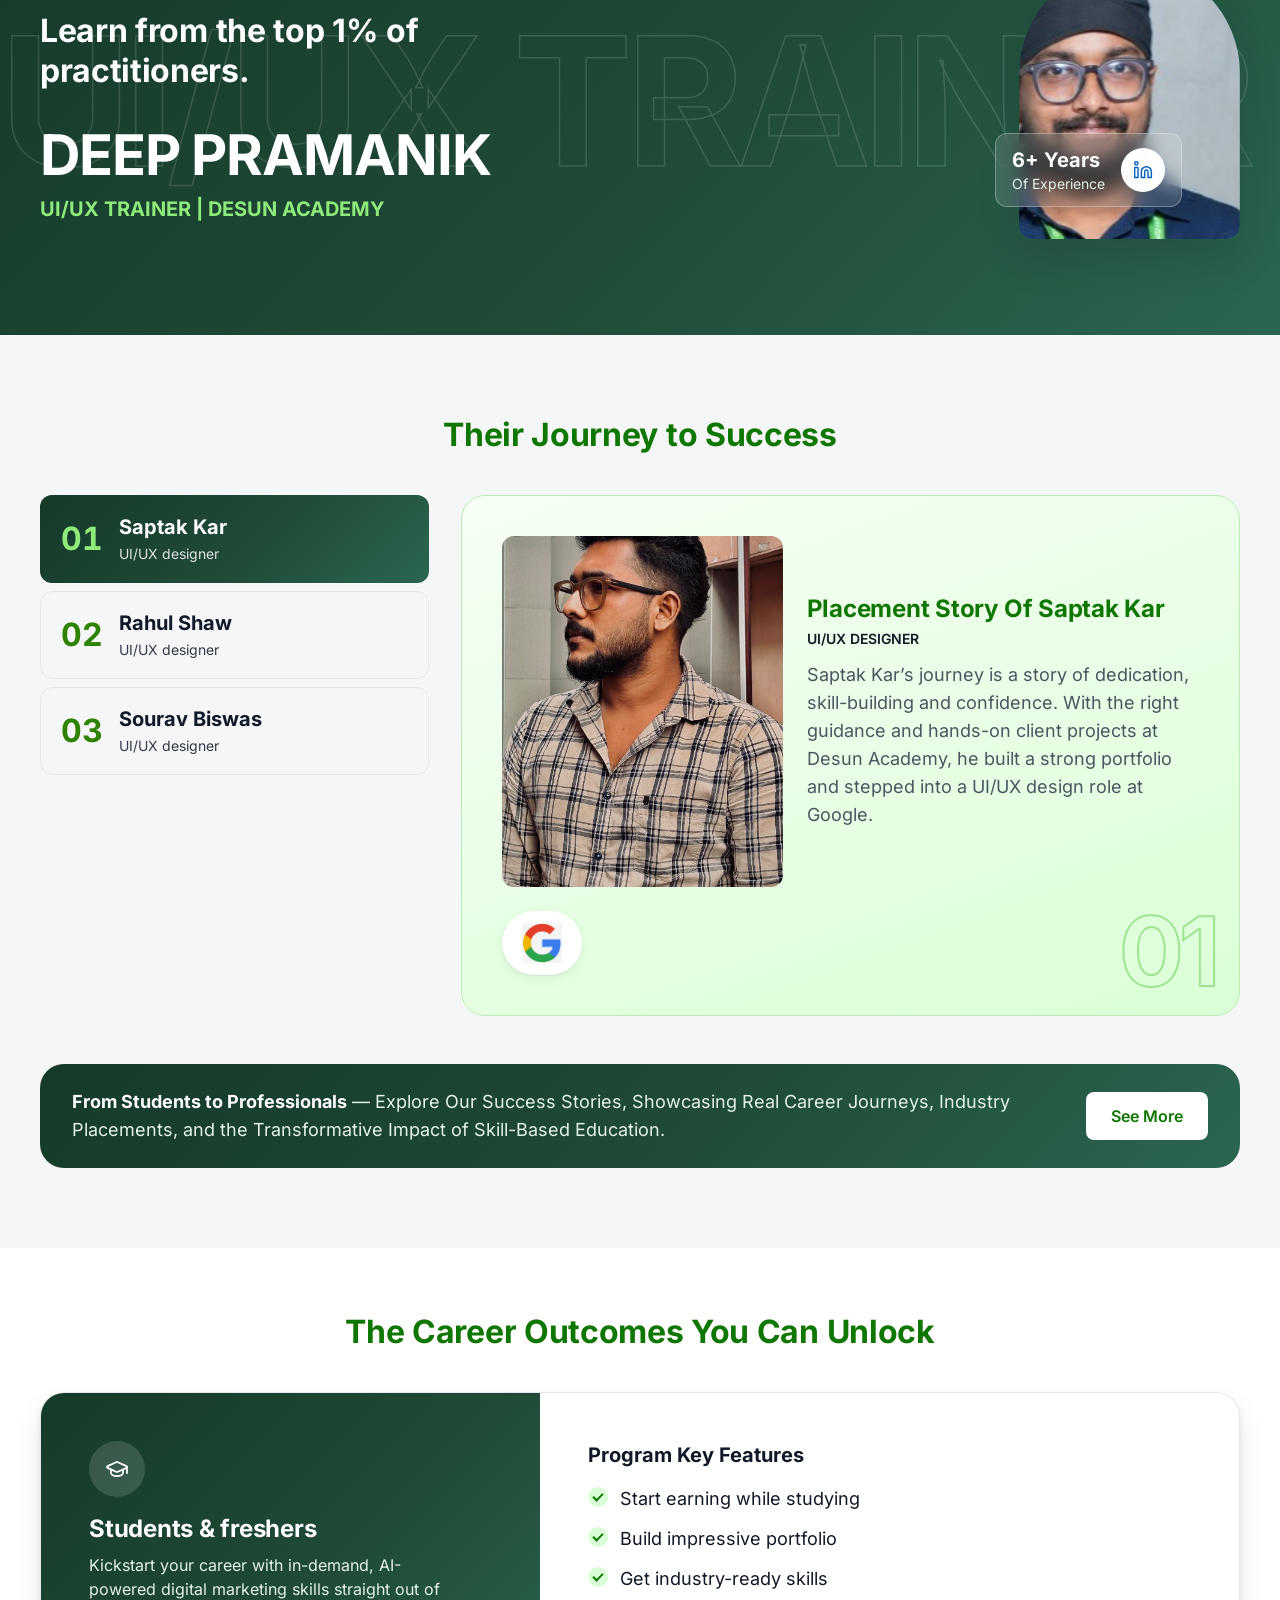
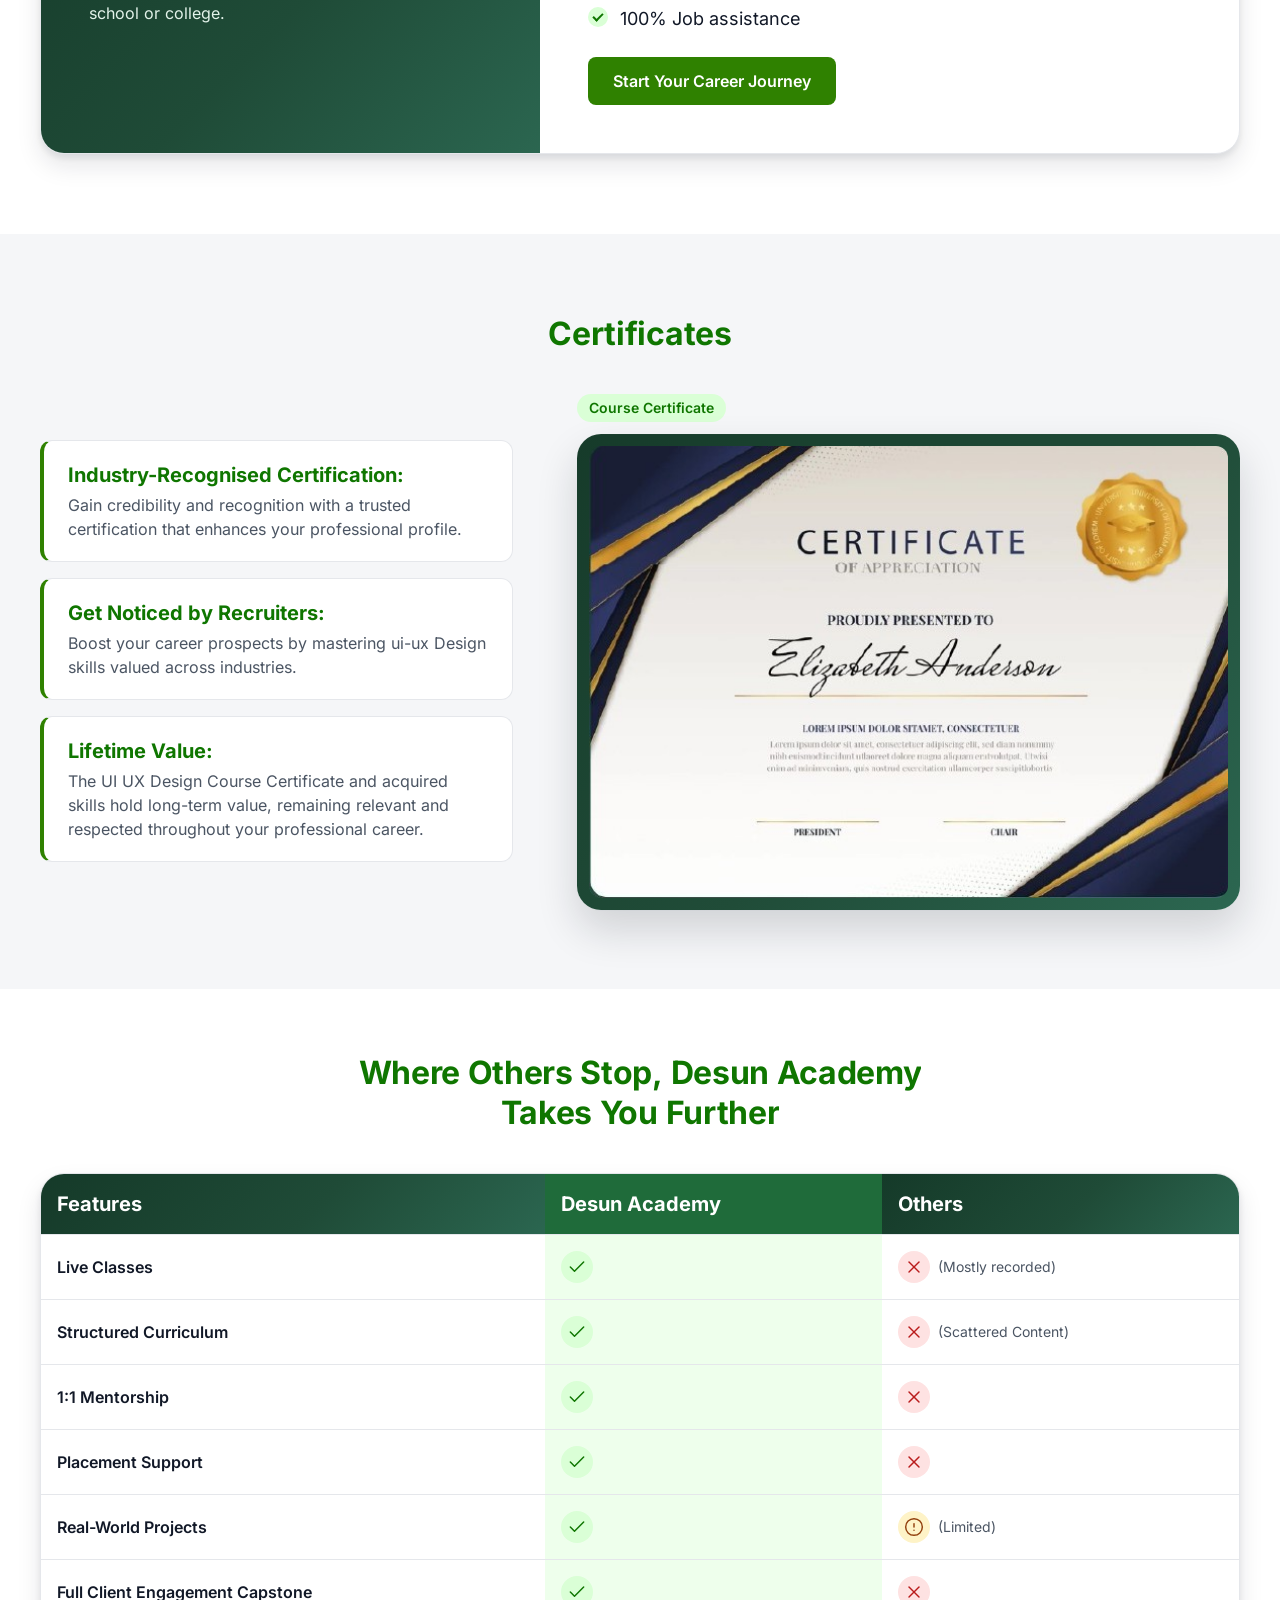
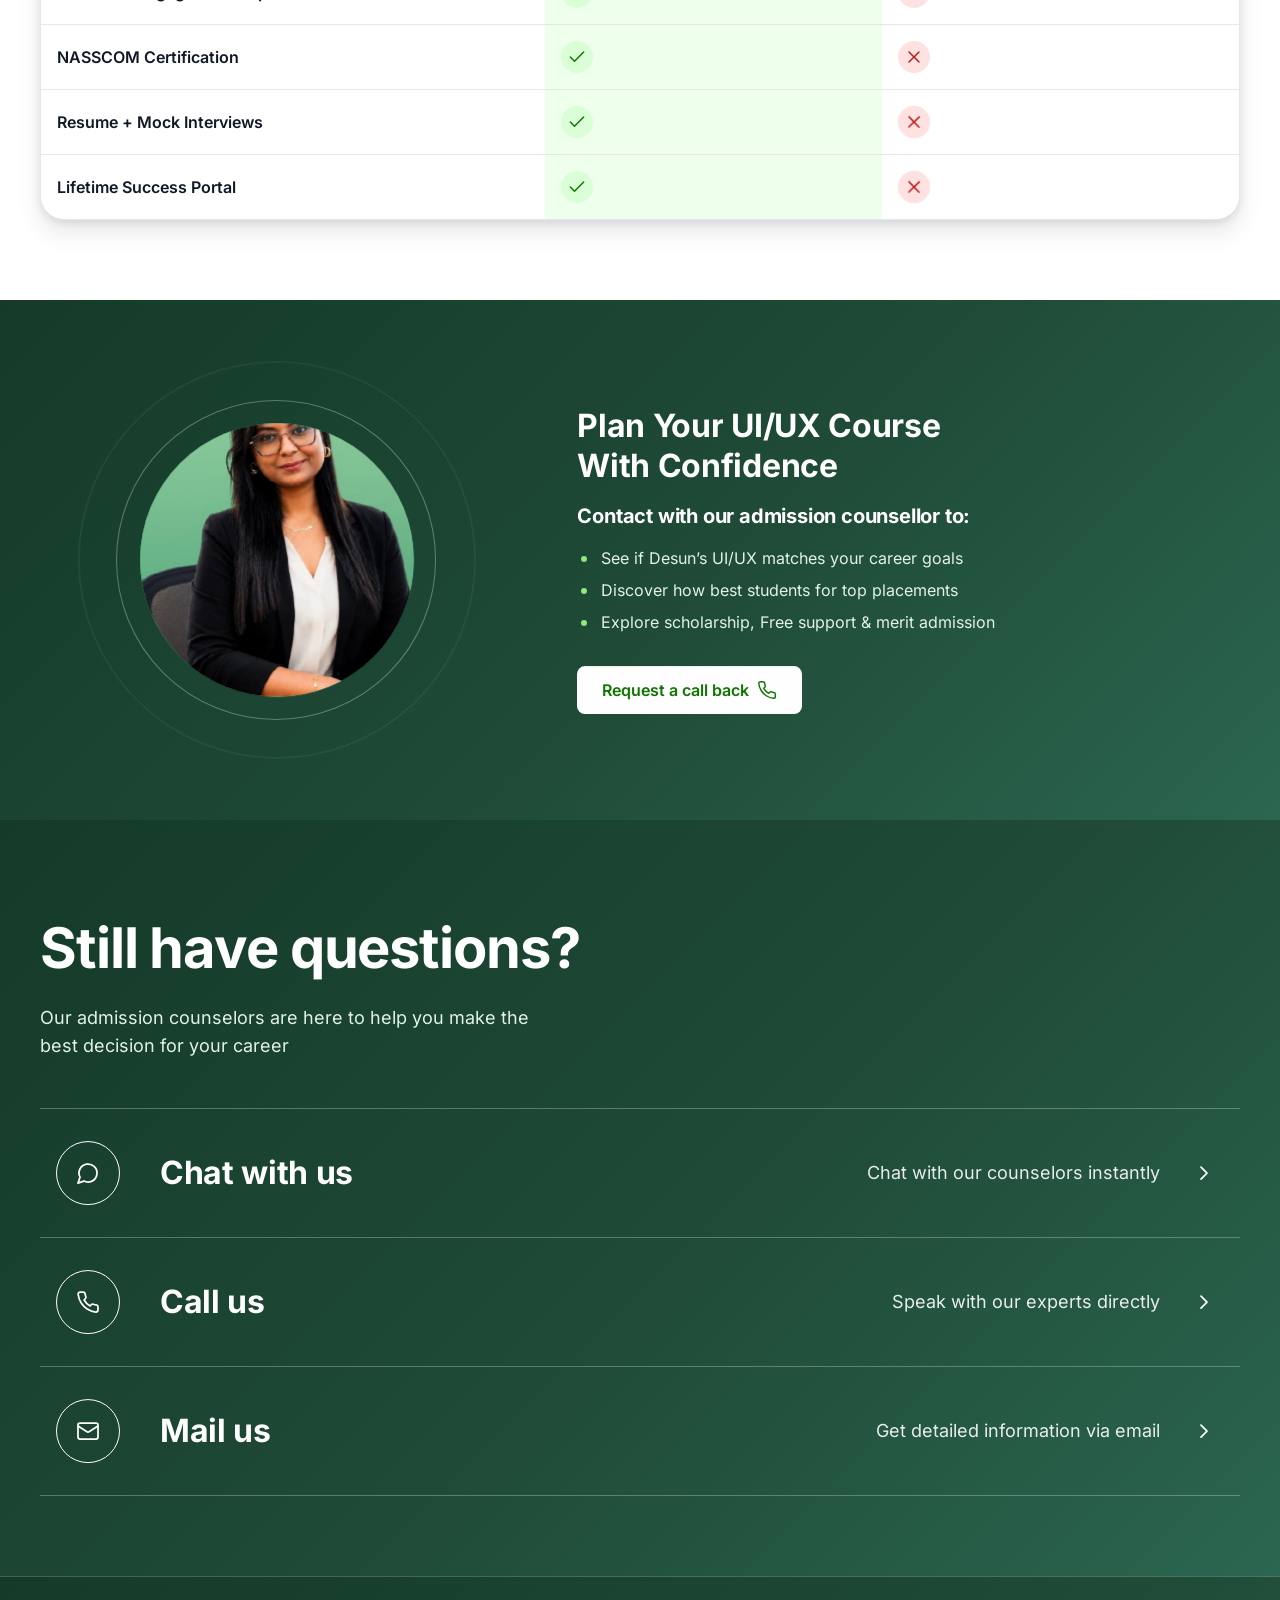
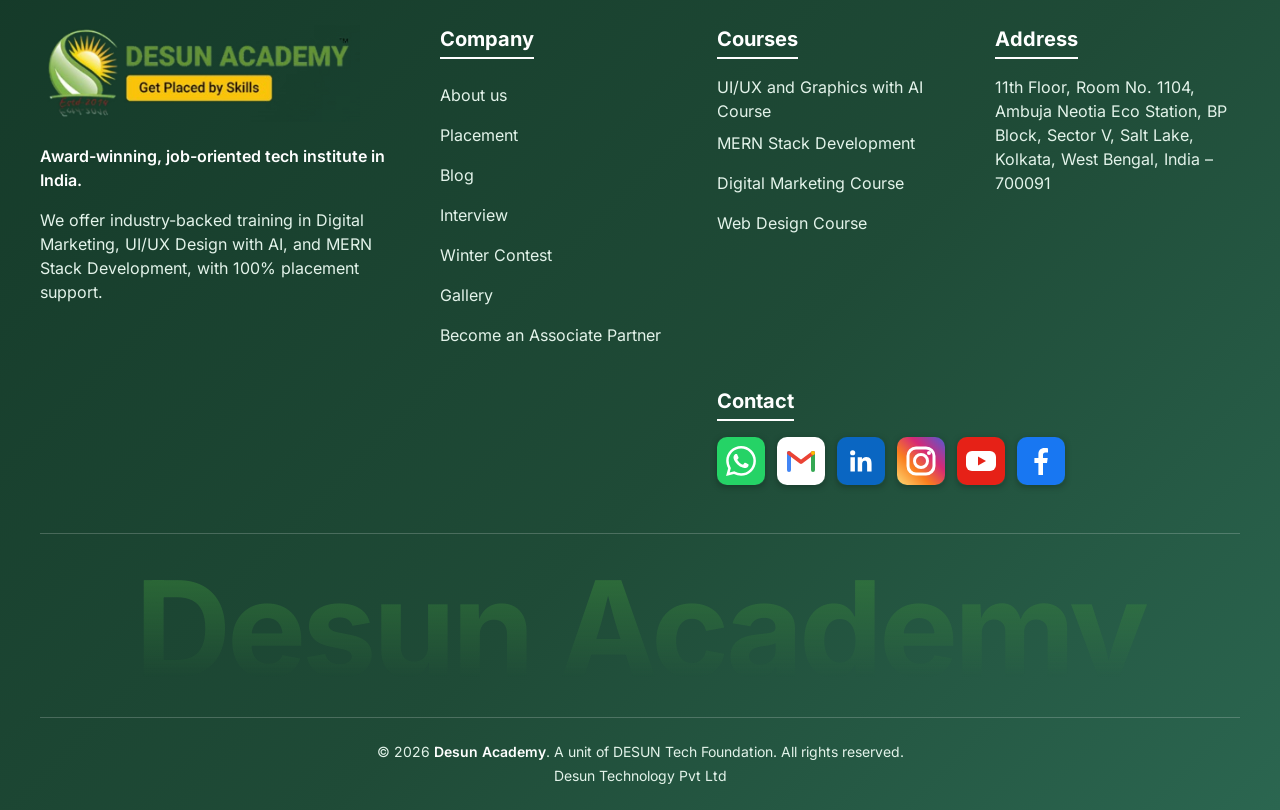
<file: site/courses.html>
<!DOCTYPE html>
<html lang="en" class="no-js">
<head>
  <meta charset="utf-8">
  <meta name="viewport" content="width=device-width, initial-scale=1">
  <title>UI/UX Design &amp; AI Course — Desun Academy</title>
  <meta name="description" content="Start your career with UI/UX Design &amp; AI at Desun Academy: a 6-month offline course in Kolkata with live projects, internship with stipend and 100% placement support.">
  <meta name="theme-color" content="#0F7600">
  <link rel="icon" href="assets/img/logo.jpg">
  <link rel="preload" href="assets/fonts/inter-latin-wght-normal.woff2" as="font" type="font/woff2" crossorigin>
  <link rel="stylesheet" href="css/style.css">
  <link rel="stylesheet" href="css/about.css">
  <link rel="stylesheet" href="css/courses.css">
  <script>document.documentElement.classList.remove('no-js');document.documentElement.classList.add('a-js');</script>
</head>
<body class="page-about page-courses" data-motion="custom">
<a class="skip-link" href="#main">Skip to content</a>

<!-- ======================= ICON SPRITE ======================= -->
<!-- ======================= ICON SPRITE (one library: Lucide-style outline, 1.75 stroke) ======================= -->
<svg width="0" height="0" style="position:absolute" aria-hidden="true" focusable="false">
  <defs>
    <symbol id="i-check" viewBox="0 0 24 24"><path d="M20 6 9 17l-5-5"/></symbol>
    <symbol id="i-plus" viewBox="0 0 24 24"><path d="M5 12h14"/><path d="M12 5v14"/></symbol>
    <symbol id="i-x" viewBox="0 0 24 24"><path d="M18 6 6 18"/><path d="m6 6 12 12"/></symbol>
    <symbol id="i-menu" viewBox="0 0 24 24"><line x1="4" x2="20" y1="12" y2="12"/><line x1="4" x2="20" y1="6" y2="6"/><line x1="4" x2="20" y1="18" y2="18"/></symbol>
    <symbol id="i-chev-l" viewBox="0 0 24 24"><path d="m15 18-6-6 6-6"/></symbol>
    <symbol id="i-chev-r" viewBox="0 0 24 24"><path d="m9 18 6-6-6-6"/></symbol>
    <symbol id="i-cap" viewBox="0 0 24 24"><path d="M21.42 10.922a1 1 0 0 0-.019-1.838L12.83 5.18a2 2 0 0 0-1.66 0L2.6 9.08a1 1 0 0 0 0 1.832l8.57 3.908a2 2 0 0 0 1.66 0z"/><path d="M22 10v6"/><path d="M6 12.5V16a6 3 0 0 0 12 0v-3.5"/></symbol>
    <symbol id="i-briefcase" viewBox="0 0 24 24"><path d="M16 20V4a2 2 0 0 0-2-2h-4a2 2 0 0 0-2 2v16"/><rect width="20" height="14" x="2" y="6" rx="2"/></symbol>
    <symbol id="i-repeat" viewBox="0 0 24 24"><path d="m17 2 4 4-4 4"/><path d="M3 11v-1a4 4 0 0 1 4-4h14"/><path d="m7 22-4-4 4-4"/><path d="M21 13v1a4 4 0 0 1-4 4H3"/></symbol>
    <symbol id="i-trend" viewBox="0 0 24 24"><polyline points="22 7 13.5 15.5 8.5 10.5 2 17"/><polyline points="16 7 22 7 22 13"/></symbol>
    <symbol id="i-rupee" viewBox="0 0 24 24"><path d="M6 3h12"/><path d="M6 8h12"/><path d="m6 13 8.5 8"/><path d="M6 13h3"/><path d="M9 13c6.667 0 6.667-10 0-10"/></symbol>
    <symbol id="i-vol-x" viewBox="0 0 24 24"><path d="M11 4.702a.705.705 0 0 0-1.203-.498L6.413 7.587A1.4 1.4 0 0 1 5.416 8H3a1 1 0 0 0-1 1v6a1 1 0 0 0 1 1h2.416a1.4 1.4 0 0 1 .997.413l3.383 3.384A.705.705 0 0 0 11 19.298z"/><line x1="22" x2="16" y1="9" y2="15"/><line x1="16" x2="22" y1="9" y2="15"/></symbol>
    <symbol id="i-vol-2" viewBox="0 0 24 24"><path d="M11 4.702a.705.705 0 0 0-1.203-.498L6.413 7.587A1.4 1.4 0 0 1 5.416 8H3a1 1 0 0 0-1 1v6a1 1 0 0 0 1 1h2.416a1.4 1.4 0 0 1 .997.413l3.383 3.384A.705.705 0 0 0 11 19.298z"/><path d="M16 9a5 5 0 0 1 0 6"/><path d="M19.364 18.364a9 9 0 0 0 0-12.728"/></symbol>
    <symbol id="i-pause" viewBox="0 0 24 24"><rect x="14" y="4" width="4" height="16" rx="1"/><rect x="6" y="4" width="4" height="16" rx="1"/></symbol>
    <symbol id="i-play" viewBox="0 0 24 24"><polygon points="6 3 20 12 6 21 6 3"/></symbol>
    <symbol id="i-book" viewBox="0 0 24 24"><path d="M12 7v14"/><path d="M3 18a1 1 0 0 1-1-1V4a1 1 0 0 1 1-1h5a4 4 0 0 1 4 4 4 4 0 0 1 4-4h5a1 1 0 0 1 1 1v13a1 1 0 0 1-1 1h-6a3 3 0 0 0-3 3 3 3 0 0 0-3-3z"/></symbol>
    <symbol id="i-pin" viewBox="0 0 24 24"><path d="M20 10c0 4.993-5.539 10.193-7.399 11.799a1 1 0 0 1-1.202 0C9.539 20.193 4 14.993 4 10a8 8 0 0 1 16 0"/><circle cx="12" cy="10" r="3"/></symbol>
    <symbol id="i-alert" viewBox="0 0 24 24"><circle cx="12" cy="12" r="10"/><line x1="12" x2="12" y1="8" y2="12"/><line x1="12" x2="12.01" y1="16" y2="16"/></symbol>
    <symbol id="i-lock" viewBox="0 0 24 24"><rect width="18" height="11" x="3" y="11" rx="2" ry="2"/><path d="M7 11V7a5 5 0 0 1 10 0v4"/></symbol>
    <symbol id="i-circle-check" viewBox="0 0 24 24"><circle cx="12" cy="12" r="10"/><path d="m9 12 2 2 4-4"/></symbol>
    <symbol id="i-phone" viewBox="0 0 24 24"><path d="M22 16.92v3a2 2 0 0 1-2.18 2 19.79 19.79 0 0 1-8.63-3.07 19.5 19.5 0 0 1-6-6 19.79 19.79 0 0 1-3.07-8.67A2 2 0 0 1 4.11 2h3a2 2 0 0 1 2 1.72 12.84 12.84 0 0 0 .7 2.81 2 2 0 0 1-.45 2.11L8.09 9.91a16 16 0 0 0 6 6l1.27-1.27a2 2 0 0 1 2.11-.45 12.84 12.84 0 0 0 2.81.7A2 2 0 0 1 22 16.92z"/></symbol>
    <symbol id="i-mail" viewBox="0 0 24 24"><rect width="20" height="16" x="2" y="4" rx="2"/><path d="m22 7-8.97 5.7a1.94 1.94 0 0 1-2.06 0L2 7"/></symbol>
    <symbol id="i-chat" viewBox="0 0 24 24"><path d="M7.9 20A9 9 0 1 0 4 16.1L2 22Z"/></symbol>
    <symbol id="i-instagram" viewBox="0 0 24 24"><rect width="20" height="20" x="2" y="2" rx="5" ry="5"/><path d="M16 11.37A4 4 0 1 1 12.63 8 4 4 0 0 1 16 11.37z"/><line x1="17.5" x2="17.51" y1="6.5" y2="6.5"/></symbol>
    <symbol id="i-youtube" viewBox="0 0 24 24"><path d="M2.5 17a24.12 24.12 0 0 1 0-10 2 2 0 0 1 1.4-1.4 49.56 49.56 0 0 1 16.2 0A2 2 0 0 1 21.5 7a24.12 24.12 0 0 1 0 10 2 2 0 0 1-1.4 1.4 49.55 49.55 0 0 1-16.2 0A2 2 0 0 1 2.5 17"/><path d="m10 15 5-3-5-3z"/></symbol>
    <symbol id="i-facebook" viewBox="0 0 24 24"><path d="M18 2h-3a5 5 0 0 0-5 5v3H7v4h3v8h4v-8h3l1-4h-4V7a1 1 0 0 1 1-1h3z"/></symbol>
    <symbol id="i-linkedin" viewBox="0 0 24 24"><path d="M16 8a6 6 0 0 1 6 6v7h-4v-7a2 2 0 0 0-2-2 2 2 0 0 0-2 2v7h-4v-7a6 6 0 0 1 6-6z"/><rect width="4" height="12" x="2" y="9"/><circle cx="4" cy="4" r="2"/></symbol>
  </defs>
</svg>

<header class="site-header" id="top">
  <div class="a-progress" aria-hidden="true"></div>
  <div class="container site-header__inner">
    <a class="brand" href="index.html" aria-label="Desun Academy — home"><img src="assets/img/logo.jpg" alt="Desun Academy" width="207" height="61"></a>
    <nav class="nav" aria-label="Primary">
      <ul class="nav__list">
        <li><a class="nav__link" href="about.html">About</a></li>
        <li><a class="nav__link" href="success.html">Success stories</a></li>
        <li><a class="nav__link" href="index.html#interviews">Interviews</a></li>
        <li><a class="nav__link is-active" href="courses.html" aria-current="page">Courses</a></li>
        <li><a class="nav__link" href="testimonials.html">Testimonials</a></li>
        <li><a class="nav__link" href="index.html#partners">Hire from us</a></li>
        <li><a class="nav__link" href="index.html#contact">Contact</a></li>
      </ul>
    </nav>
    <button class="btn btn--md header-cta" type="button" data-open-form="counselling">Book free counselling</button>
    <button class="menu-btn" type="button" aria-expanded="false" aria-controls="mobileNav" id="menuBtn">
      <svg class="icon icon--24" aria-hidden="true"><use href="#i-menu"/></svg><span>Menu</span>
    </button>
  </div>
  <div class="mobile-nav" id="mobileNav">
    <a class="mobile-nav__link" href="about.html">About</a>
    <a class="mobile-nav__link" href="success.html">Success stories</a>
    <a class="mobile-nav__link" href="index.html#interviews">Interviews</a>
    <a class="mobile-nav__link" href="courses.html">Courses</a>
    <a class="mobile-nav__link" href="testimonials.html">Testimonials</a>
    <a class="mobile-nav__link" href="index.html#partners">Hire from us</a>
    <a class="mobile-nav__link" href="index.html#contact">Contact</a>
    <button class="btn btn--block" type="button" data-open-form="counselling">Book free counselling</button>
  </div>
</header>
<nav class="c-rail" id="cRail" aria-label="Page sections"></nav>
<main id="main">
<!-- ============ HERO ============ -->
<section class="c-hero" aria-labelledby="cTitle" data-rail="Overview" id="top-hero">
  <div class="container c-hero__inner">
    <div class="c-hero__copy">
      <p class="c-eyebrow">Learn UI/UX Design with AI</p>
      <p class="c-meta"><b>DESUN ACADEMY</b><span aria-hidden="true">|</span><span>6 MONTHS COURSE</span></p>
      <h1 class="display c-title" id="cTitle"><span class="c-title__l">Start Your Career with</span> <span class="c-sel"><span class="c-sel__t">UI/UX DESIGN &amp; AI</span><span class="c-sel__box" aria-hidden="true"><i></i><i></i><i></i><i></i></span><span class="c-sel__tag" aria-hidden="true">You</span></span></h1>
      <p class="c-sub"><strong>Learn AI Tools</strong> and Earn <strong>3-4 LPA</strong> Salary as a Fresher</p>
      <div class="c-hero__cta"><button class="btn" type="button" data-open-form="counselling">Request A Call Back</button></div>
      <div class="c-recog"><p class="label">Recognised by</p><div class="c-recog__logos">
        <img src="assets/img/recog-zee.png" alt="Zee 24 Ghanta" width="117" height="60"><img src="assets/img/recog-ctvn.png" alt="CTVN Plus" width="109" height="58"><img src="assets/img/recog-tv9.png" alt="TV9 Bangla" width="74" height="63"><img src="assets/img/recog-cn.png" alt="Calcutta News" width="55" height="79"></div></div>
    </div>
    <div class="c-wall" aria-hidden="true"><ul class="c-wall__col"><li><img src="assets/img/about/reel-1.jpg" alt="" width="144" height="257" loading="eager"></li><li><img src="assets/img/about/reel-4.jpg" alt="" width="144" height="257" loading="eager"></li><li><img src="assets/img/about/reel-7.jpg" alt="" width="144" height="257" loading="eager"></li><li><img src="assets/img/about/reel-10.jpg" alt="" width="144" height="257" loading="eager"></li><li><img src="assets/img/about/reel-3.jpg" alt="" width="144" height="257" loading="eager"></li><li><img src="assets/img/about/reel-1.jpg" alt="" width="144" height="257" loading="eager"></li><li><img src="assets/img/about/reel-4.jpg" alt="" width="144" height="257" loading="eager"></li><li><img src="assets/img/about/reel-7.jpg" alt="" width="144" height="257" loading="eager"></li><li><img src="assets/img/about/reel-10.jpg" alt="" width="144" height="257" loading="eager"></li><li><img src="assets/img/about/reel-3.jpg" alt="" width="144" height="257" loading="eager"></li></ul><ul class="c-wall__col"><li><img src="assets/img/about/reel-5.jpg" alt="" width="144" height="257" loading="eager"></li><li><img src="assets/img/about/reel-8.jpg" alt="" width="144" height="257" loading="eager"></li><li><img src="assets/img/about/reel-2.jpg" alt="" width="144" height="257" loading="eager"></li><li><img src="assets/img/about/reel-6.jpg" alt="" width="144" height="257" loading="eager"></li><li><img src="assets/img/about/reel-9.jpg" alt="" width="144" height="257" loading="eager"></li><li><img src="assets/img/about/reel-5.jpg" alt="" width="144" height="257" loading="eager"></li><li><img src="assets/img/about/reel-8.jpg" alt="" width="144" height="257" loading="eager"></li><li><img src="assets/img/about/reel-2.jpg" alt="" width="144" height="257" loading="eager"></li><li><img src="assets/img/about/reel-6.jpg" alt="" width="144" height="257" loading="eager"></li><li><img src="assets/img/about/reel-9.jpg" alt="" width="144" height="257" loading="eager"></li></ul><ul class="c-wall__col"><li><img src="assets/img/about/reel-9.jpg" alt="" width="144" height="257" loading="eager"></li><li><img src="assets/img/about/reel-3.jpg" alt="" width="144" height="257" loading="eager"></li><li><img src="assets/img/about/reel-6.jpg" alt="" width="144" height="257" loading="eager"></li><li><img src="assets/img/about/reel-1.jpg" alt="" width="144" height="257" loading="eager"></li><li><img src="assets/img/about/reel-7.jpg" alt="" width="144" height="257" loading="eager"></li><li><img src="assets/img/about/reel-9.jpg" alt="" width="144" height="257" loading="eager"></li><li><img src="assets/img/about/reel-3.jpg" alt="" width="144" height="257" loading="eager"></li><li><img src="assets/img/about/reel-6.jpg" alt="" width="144" height="257" loading="eager"></li><li><img src="assets/img/about/reel-1.jpg" alt="" width="144" height="257" loading="eager"></li><li><img src="assets/img/about/reel-7.jpg" alt="" width="144" height="257" loading="eager"></li></ul></div>
  </div>
</section>

<!-- ============ TICKER ============ -->
<div class="c-ticker" aria-label="Course highlights">
  <ul class="c-ticker__track">
    <li><span>01</span>6 Months Course</li><li><span>02</span>Lead by Industry Experts (9+ Years Experience)</li><li><span>03</span>100% Placement Guarantee + Moneyback Offer</li><li><span>04</span>Offline Classes (Kolkata &ndash; Sector V)</li><li aria-hidden="true"><span>01</span>6 Months Course</li><li aria-hidden="true"><span>02</span>Lead by Industry Experts (9+ Years Experience)</li><li aria-hidden="true"><span>03</span>100% Placement Guarantee + Moneyback Offer</li><li aria-hidden="true"><span>04</span>Offline Classes (Kolkata &ndash; Sector V)</li>
  </ul>
</div>

<!-- ============ PARTNERS ============ -->
<section class="c-partners" aria-labelledby="cPartners">
  <div class="container"><h2 class="h2 c-center" id="cPartners"><span class="c-green"><span data-count="400">400</span>+</span> Placement Partners</h2></div>
  <div class="container a-partners__rows">
    <div class="marquee" data-marquee style="--dur:44s">
      <div class="marquee__track">
        <img class="partner-logo" src="assets/img/logo-webhibe.png" alt="Webhibe Technologies" height="40">
        <img class="partner-logo" src="assets/img/partner-accenture.png" alt="Accenture" height="40">
        <img class="partner-logo" src="assets/img/partner-yoodigi.png" alt="Yoodigi" height="40">
        <img class="partner-logo" src="assets/img/partner-webingo.png" alt="Webingo" height="40">
        <img class="partner-logo" src="assets/img/partner-itc.png" alt="ITC Infotech" height="40">
        <img class="partner-logo" src="assets/img/partner-infinityfree.png" alt="InfinityFree" height="40">
        <img class="partner-logo" src="assets/img/partner-mumuso.png" alt="Mumuso" height="40">
      </div>
    </div>
    <div class="marquee marquee--reverse" data-marquee style="--dur:52s">
      <div class="marquee__track">
        <img class="partner-logo" src="assets/img/partner-capgemini.png" alt="Capgemini" height="40">
        <img class="partner-logo" src="assets/img/logo-desun-tech.png" alt="Desun Technology Pvt Ltd" height="40">
        <img class="partner-logo" src="assets/img/partner-sigmapro.png" alt="Sigmapro" height="40">
        <img class="partner-logo" src="assets/img/partner-avm.png" alt="AVM Station" height="40">
        <img class="partner-logo" src="assets/img/partner-edtech.png" alt="House of Edtech" height="40">
        <img class="partner-logo" src="assets/img/partner-dalmia.png" alt="Dalmia Financial Services" height="40">
        <img class="partner-logo" src="assets/img/partner-shyamsteel.png" alt="Shyam Steel" height="40">
      </div>
    </div>
  </div>

</section>

<!-- ============ ABOUT THE COURSE ============ -->
<section class="c-about" id="overview" data-rail="The course" aria-labelledby="cAbout">
  <div class="container c-about__grid">
    <div class="c-about__head">
      <p class="c-kicker">About The Course</p>
      <h2 class="h2" id="cAbout">Learn UI/UX Design from fundamentals to real-world projects at Desun</h2>
      <p class="c-about__count" aria-hidden="true"><span class="c-about__cur" id="stackCur">01</span><span>/ 06</span></p>
    </div>
    <ol class="c-stack" id="cStack"><li class="c-card" style="--i:0"><span class="c-card__n" aria-hidden="true">01</span><span class="c-card__ic" aria-hidden="true"><svg class="icon icon--24"><use href="#i-check"/></svg></span><div><p class="c-card__d">UI/UX designers with 9+ years of real-world experience</p></div></li><li class="c-card" style="--i:1"><span class="c-card__n" aria-hidden="true">02</span><span class="c-card__ic" aria-hidden="true"><svg class="icon icon--24"><use href="#i-check"/></svg></span><div><p class="c-card__d">&hellip;wireframes, and prototypes used in top startups</p></div></li><li class="c-card" style="--i:2"><span class="c-card__n" aria-hidden="true">03</span><span class="c-card__ic" aria-hidden="true"><svg class="icon icon--24"><use href="#i-check"/></svg></span><div><h3 class="c-card__t">Live Projects &amp; Portfolio Building</h3><p class="c-card__d">Start building your job portfolio from Day 1</p></div></li><li class="c-card" style="--i:3"><span class="c-card__n" aria-hidden="true">04</span><span class="c-card__ic" aria-hidden="true"><svg class="icon icon--24"><use href="#i-check"/></svg></span><div><h3 class="c-card__t">Industry-Aligned Training</h3><p class="c-card__d">Hands-on sessions with case studies and real-world applications</p></div></li><li class="c-card" style="--i:4"><span class="c-card__n" aria-hidden="true">05</span><span class="c-card__ic" aria-hidden="true"><svg class="icon icon--24"><use href="#i-check"/></svg></span><div><h3 class="c-card__t">AI Tool Integration</h3><p class="c-card__d">Master Figma AI, Uizard, ChatGPT, Canva, Notion &amp; more</p></div></li><li class="c-card" style="--i:5"><span class="c-card__n" aria-hidden="true">06</span><span class="c-card__ic" aria-hidden="true"><svg class="icon icon--24"><use href="#i-check"/></svg></span><div><h3 class="c-card__t">Visual Design</h3><p class="c-card__d">Learn typography, color, grids, components, and visual hierarchy.</p></div></li></ol>
  </div>
</section>

<!-- ============ IMPACT ============ -->
<section class="c-impact" id="impact" data-rail="Outcomes" aria-labelledby="cImpact">
  <div class="container">
    <h2 class="h2 c-center" id="cImpact">Desun Academy Has Helped Build <span class="c-green"><span data-count="400">400</span>+</span> Careers</h2>
    <div class="c-impact__grid">
      <ul class="c-badges">
        <li class="c-badge"><div class="c-badge__ring"><svg viewBox="0 0 120 120" aria-hidden="true"><circle class="bg" cx="60" cy="60" r="52"/><circle class="fg" cx="60" cy="60" r="52" pathLength="100"/></svg><svg class="icon icon--32 c-badge__ic" aria-hidden="true"><use href="#i-cap"/></svg></div><p class="c-badge__v">100%</p><p class="c-badge__l">Placement Support</p></li>
        <li class="c-badge"><div class="c-badge__ring"><svg viewBox="0 0 120 120" aria-hidden="true"><circle class="bg" cx="60" cy="60" r="52"/><circle class="fg" cx="60" cy="60" r="52" pathLength="100"/></svg><svg class="icon icon--32 c-badge__ic" aria-hidden="true"><use href="#i-briefcase"/></svg></div><p class="c-badge__v">Internship</p><p class="c-badge__l">With Stipend</p></li>
        <li class="c-badge"><div class="c-badge__ring"><svg viewBox="0 0 120 120" aria-hidden="true"><circle class="bg" cx="60" cy="60" r="52"/><circle class="fg" cx="60" cy="60" r="52" pathLength="100"/></svg><svg class="icon icon--32 c-badge__ic" aria-hidden="true"><use href="#i-repeat"/></svg></div><p class="c-badge__v">Job Guarantee</p><p class="c-badge__l">Or Money-Back Offer</p></li>
      </ul>
      <div class="c-salary on-dark">
        <p class="c-salary__v"><span data-count="6">6</span>LPA+</p>
        <div class="c-range" aria-hidden="true"><div class="c-range__bar"><i class="c-range__fill"></i><i class="c-range__dot"></i></div><div class="c-range__ends"><span>&#8377;3 LPA</span><span>&#8377;6 LPA</span></div></div>
        <p class="c-salary__d">Graduates have received starting salaries ranging from &#8377;3 LPA to &#8377;6 LPA based on their portfolio strength.</p>
      </div>
    </div>
  </div>
</section>

<!-- ============ PROGRAMMES ============ -->
<section class="c-prog" id="programmes" data-rail="Programmes" aria-labelledby="cProg">
  <div class="container">
    <h2 class="visually-hidden sr-only" id="cProg">Programmes</h2>
    <div class="c-seg" role="tablist" aria-label="Programmes">
      <i class="c-seg__thumb" aria-hidden="true"></i>
      <button class="c-seg__b" role="tab" id="pt-0" aria-selected="true" aria-controls="pp-0">Foundation Programme</button>
      <button class="c-seg__b" role="tab" id="pt-1" aria-selected="false" aria-controls="pp-1" tabindex="-1">Professional Programme</button>
      <button class="c-seg__b" role="tab" id="pt-2" aria-selected="false" aria-controls="pp-2" tabindex="-1">Master Class</button>
    </div>
    <div class="c-prog__stage on-dark">
      <div class="c-prog__panel is-on" role="tabpanel" id="pp-0" aria-labelledby="pt-0">
        <header class="c-prog__head">
          <div><p class="c-prog__tag">Ui-Ux Basic <span aria-hidden="true">|</span> Best for Beginners</p><h3 class="c-prog__title">Learn UI/UX Foundation Programme</h3></div>
          <dl class="c-prog__facts"><div><dd>4+</dd><dt>(4k+ Ratings)</dt></div><div><dd>3</dd><dt>Months</dt></div></dl>
        </header>
        <ul class="c-prog__list"><li class="is-yes"><span class="c-prog__ic" aria-hidden="true"><svg class="icon icon--20"><use href="#i-check"/></svg></span><span><span class="sr-only">Included: </span>UI/UX Fundamentals + Visual Design Basics</span></li><li class="is-yes"><span class="c-prog__ic" aria-hidden="true"><svg class="icon icon--20"><use href="#i-check"/></svg></span><span><span class="sr-only">Included: </span>Design Thinking Basics- Color, Typography &amp; Layouts- Canva &amp; Figma Essentials- Intro to AI Tools (Uizard, ChatGPT)- Mini Projects</span></li><li class="is-yes"><span class="c-prog__ic" aria-hidden="true"><svg class="icon icon--20"><use href="#i-check"/></svg></span><span><span class="sr-only">Included: </span>3 guided projects</span></li><li class="is-yes"><span class="c-prog__ic" aria-hidden="true"><svg class="icon icon--20"><use href="#i-check"/></svg></span><span><span class="sr-only">Included: </span>Course Certificate</span></li><li class="is-yes"><span class="c-prog__ic" aria-hidden="true"><svg class="icon icon--20"><use href="#i-check"/></svg></span><span><span class="sr-only">Included: </span>Placement Opportunity</span></li><li class="is-yes"><span class="c-prog__ic" aria-hidden="true"><svg class="icon icon--20"><use href="#i-check"/></svg></span><span><span class="sr-only">Included: </span>Interview Preparation</span></li><li class="is-yes"><span class="c-prog__ic" aria-hidden="true"><svg class="icon icon--20"><use href="#i-check"/></svg></span><span><span class="sr-only">Included: </span>Resume writing</span></li><li class="is-no"><span class="c-prog__ic" aria-hidden="true"><svg class="icon icon--20"><use href="#i-x"/></svg></span><span><span class="sr-only">Not included: </span>Career Support</span></li><li class="is-no"><span class="c-prog__ic" aria-hidden="true"><svg class="icon icon--20"><use href="#i-x"/></svg></span><span><span class="sr-only">Not included: </span>Internship &amp; Money Back</span></li><li class="is-no"><span class="c-prog__ic" aria-hidden="true"><svg class="icon icon--20"><use href="#i-x"/></svg></span><span><span class="sr-only">Not included: </span>One-to-One Portfolio Review + Access to Job Portal</span></li></ul>
        <footer class="c-prog__foot"><p class="c-prog__price">&#8377;75000/-</p><button class="btn btn--inverse" type="button" data-open-form="counselling">Enroll Now</button></footer>
      </div>
      <!-- PLACEHOLDER: the PDF only shows the Foundation programme. Add Professional and Master Class details here. -->
      <div class="c-prog__panel" role="tabpanel" id="pp-1" aria-labelledby="pt-1" hidden>
        <h3 class="c-prog__title">Professional Programme</h3><p class="c-prog__soon">Programme details are being finalised. Talk to a counsellor for the current curriculum and fee.</p><button class="btn btn--inverse" type="button" data-open-form="counselling">Request A Call Back</button>
      </div>
      <div class="c-prog__panel" role="tabpanel" id="pp-2" aria-labelledby="pt-2" hidden>
        <h3 class="c-prog__title">Master Class</h3><p class="c-prog__soon">Programme details are being finalised. Talk to a counsellor for the current curriculum and fee.</p><button class="btn btn--inverse" type="button" data-open-form="counselling">Request A Call Back</button>
      </div>
    </div>
  </div>
</section>

<!-- ============ TOOLS ============ -->
<section class="c-tools" id="tools" data-rail="Tools" aria-labelledby="cTools">
  <div class="container"><h2 class="h2 c-center" id="cTools">Tools &amp; Technologies</h2><ul class="c-dock" id="cDock"><li class="c-dock__i"><img src="assets/img/courses/tool-canva.png" alt="Canva" width="80" height="80" loading="lazy"></li><li class="c-dock__i"><img src="assets/img/courses/tool-figma.png" alt="Figma" width="80" height="80" loading="lazy"></li><li class="c-dock__i"><img src="assets/img/courses/tool-framer.png" alt="Framer" width="80" height="80" loading="lazy"></li><li class="c-dock__i"><img src="assets/img/courses/tool-chatgpt.png" alt="ChatGPT" width="80" height="80" loading="lazy"></li><li class="c-dock__i"><img src="assets/img/courses/tool-stitch.png" alt="Stitch" width="80" height="80" loading="lazy"></li><li class="c-dock__i"><img src="assets/img/courses/tool-behance.png" alt="Behance" width="80" height="80" loading="lazy"></li><li class="c-dock__i"><img src="assets/img/courses/tool-lovable.png" alt="Lovable" width="80" height="80" loading="lazy"></li></ul></div>
</section>

<!-- ============ MENTOR ============ -->
<section class="c-mentor on-dark" id="mentor" data-rail="Mentor" aria-labelledby="cMentor">
  <div class="c-mentor__bgtxt" aria-hidden="true"><span>UI/UX TRAINER &nbsp;&bull;&nbsp; UI/UX TRAINER &nbsp;&bull;&nbsp; UI/UX TRAINER &nbsp;&bull;&nbsp; UI/UX TRAINER &nbsp;&bull;&nbsp;</span></div>
  <div class="container c-mentor__grid">
    <div class="c-mentor__copy">
      <p class="c-kicker c-kicker--dark">Instructors / Mentors</p>
      <h2 class="h2" id="cMentor">Learn from the top 1% of practitioners.</h2>
      <p class="c-mentor__name">DEEP PRAMANIK</p>
      <p class="c-mentor__role">UI/UX TRAINER | DESUN ACADEMY</p>
    </div>
    <figure class="c-mentor__fig"><div class="c-mentor__photo"><img src="assets/img/mentor-3.jpg" alt="Deep Pramanik, UI/UX trainer at Desun Academy" width="400" height="500" loading="lazy"></div>
      <figcaption class="c-mentor__chip"><span><b data-count="6">6</b>+ Years</span><small>Of Experience</small><a class="c-mentor__in" href="#" aria-label="Deep Pramanik on LinkedIn"><svg class="icon icon--20" aria-hidden="true"><use href="#i-linkedin"/></svg></a></figcaption></figure>
  </div>
</section>

<!-- ============ STORIES ============ -->
<section class="c-stories" id="stories" data-rail="Stories" aria-labelledby="cStories">
  <div class="container">
    <h2 class="h2 c-center" id="cStories">Their Journey to Success</h2>
    <div class="c-story">
      <div class="c-story__tabs" role="tablist" aria-label="Placement stories" aria-orientation="vertical"><i class="c-story__hl" aria-hidden="true"></i><button class="c-story__tab" role="tab" id="st-0" aria-selected="true" aria-controls="sp-0" tabindex="0"><span class="c-story__n">01</span><span class="c-story__who"><b>Saptak Kar</b><small>UI/UX designer</small></span></button><button class="c-story__tab" role="tab" id="st-1" aria-selected="false" aria-controls="sp-1" tabindex="-1"><span class="c-story__n">02</span><span class="c-story__who"><b>Rahul Shaw</b><small>UI/UX designer</small></span></button><button class="c-story__tab" role="tab" id="st-2" aria-selected="false" aria-controls="sp-2" tabindex="-1"><span class="c-story__n">03</span><span class="c-story__who"><b>Sourav Biswas</b><small>UI/UX designer</small></span></button></div>
      <div class="c-story__stage"><article class="c-story__panel is-on" role="tabpanel" id="sp-0" aria-labelledby="st-0"><div class="c-story__photo"><img src="assets/img/story-1.jpg" alt="Saptak Kar, UI/UX designer" width="468" height="751" loading="lazy"></div><div class="c-story__txt"><span class="c-story__big" aria-hidden="true">01</span><h3 class="h3">Placement Story Of Saptak Kar</h3><p class="label c-story__role">UI/UX DESIGNER</p><p>Saptak Kar&rsquo;s journey is a story of dedication, skill-building and confidence. With the right guidance and hands-on client projects at Desun Academy, he built a strong portfolio and stepped into a UI/UX design role at Google.</p></div><div class="c-story__logo"><img src="assets/img/logo-google.png" alt="Google" height="56" loading="lazy"></div></article><article class="c-story__panel" role="tabpanel" id="sp-1" aria-labelledby="st-1" hidden><div class="c-story__txt"><span class="c-story__big" aria-hidden="true">02</span><h3 class="h3">Placement Story Of Rahul Shaw</h3><p class="label c-story__role">UI/UX DESIGNER</p><p>Rahul Shaw&rsquo;s story is one of learning, growth and career success. Working on real client projects sharpened his design skills and led him to a UI/UX designer role at Desun Technology Pvt Ltd.</p></div><div class="c-story__logo"><img src="assets/img/logo-desun-tech.png" alt="Desun Technology Pvt Ltd" height="56" loading="lazy"></div></article><article class="c-story__panel" role="tabpanel" id="sp-2" aria-labelledby="st-2" hidden><div class="c-story__txt"><span class="c-story__big" aria-hidden="true">03</span><h3 class="h3">Placement Story Of Sourav Biswas</h3><p class="label c-story__role">UI/UX DESIGNER</p><p>Sourav Biswas turned practical training into a career at Webhibe Technologies. Mentor reviews and real project work helped him grow from learner to working UI/UX designer.</p></div><div class="c-story__logo"><img src="assets/img/logo-webhibe.png" alt="Webhibe Technologies" height="56" loading="lazy"></div></article></div>
    </div>
    <div class="c-banner on-dark"><p><strong>From Students to Professionals</strong> &mdash; Explore Our Success Stories, Showcasing Real Career Journeys, Industry Placements, and the Transformative Impact of Skill-Based Education.</p><a class="btn btn--inverse" href="index.html#success">See More</a></div>
  </div>
</section>

<!-- ============ OUTCOMES ============ -->
<section class="c-out" id="outcomes" aria-labelledby="cOut">
  <div class="container">
    <h2 class="h2 c-center" id="cOut">The Career Outcomes You Can Unlock</h2>
    <!-- PLACEHOLDER: the PDF repeats the same card three times. Add the other audiences (e.g. working professionals) as more .c-out__card blocks. -->
    <article class="c-out__card">
      <div class="c-out__top on-dark"><span class="c-out__ic" aria-hidden="true"><svg class="icon icon--24"><use href="#i-cap"/></svg></span><h3 class="h3">Students &amp; freshers</h3><p>Kickstart your career with in-demand, AI-powered digital marketing skills straight out of school or college.</p></div>
      <div class="c-out__body"><h4 class="c-out__h">Program Key Features</h4>
        <ul class="c-out__list"><li>Start earning while studying</li><li>Build impressive portfolio</li><li>Get industry-ready skills</li><li>100% Job assistance</li></ul>
        <button class="btn" type="button" data-open-form="counselling">Start Your Career Journey</button></div>
    </article>
  </div>
</section>

<!-- ============ CERTIFICATE ============ -->
<section class="c-cert" id="certificate" data-rail="Certificate" aria-labelledby="cCert">
  <div class="container">
    <h2 class="h2 c-center" id="cCert">Certificates</h2>
    <!-- PLACEHOLDER: the PDF also has an "Internship Certificate" tab with no content. The certificate image is the design's sample (name and body text are template filler). -->
    <div class="c-cert__grid">
      <ul class="c-cert__list">
        <li><h3 class="c-cert__t">Industry-Recognised Certification:</h3><p>Gain credibility and recognition with a trusted certification that enhances your professional profile.</p></li>
        <li><h3 class="c-cert__t">Get Noticed by Recruiters:</h3><p>Boost your career prospects by mastering ui-ux Design skills valued across industries.</p></li>
        <li><h3 class="c-cert__t">Lifetime Value:</h3><p>The UI UX Design Course Certificate and acquired skills hold long-term value, remaining relevant and respected throughout your professional career.</p></li>
      </ul>
      <figure class="c-cert__fig" id="certFig"><p class="c-cert__tag label">Course Certificate</p><div class="c-cert__img"><img src="assets/img/courses/certificate.jpg" alt="Sample Desun Academy course certificate" width="632" height="447" loading="lazy"><i class="c-cert__sheen" aria-hidden="true"></i></div></figure>
    </div>
  </div>
</section>

<!-- ============ COMPARE ============ -->
<section class="c-cmp" id="compare" data-rail="Compare" aria-labelledby="cCmp">
  <div class="container">
    <h2 class="h2 c-center" id="cCmp">Where Others Stop, Desun Academy Takes You Further</h2>
    <div class="c-cmp__wrap"><table class="c-cmp__t"><thead><tr><th scope="col">Features</th><th scope="col" class="c-cmp__us">Desun Academy</th><th scope="col">Others</th></tr></thead><tbody><tr><th scope="row">Live Classes</th><td class="c-cmp__us"><span class="c-cmp__b is-yes"><svg class="icon icon--20" aria-hidden="true"><use href="#i-check"/></svg><span class="sr-only">Yes</span></span></td><td><span class="c-cmp__b is-no"><svg class="icon icon--20" aria-hidden="true"><use href="#i-x"/></svg><span class="sr-only">Not offered</span></span><span class="c-cmp__note">(Mostly recorded)</span></td></tr><tr><th scope="row">Structured Curriculum</th><td class="c-cmp__us"><span class="c-cmp__b is-yes"><svg class="icon icon--20" aria-hidden="true"><use href="#i-check"/></svg><span class="sr-only">Yes</span></span></td><td><span class="c-cmp__b is-no"><svg class="icon icon--20" aria-hidden="true"><use href="#i-x"/></svg><span class="sr-only">Not offered</span></span><span class="c-cmp__note">(Scattered Content)</span></td></tr><tr><th scope="row">1:1 Mentorship</th><td class="c-cmp__us"><span class="c-cmp__b is-yes"><svg class="icon icon--20" aria-hidden="true"><use href="#i-check"/></svg><span class="sr-only">Yes</span></span></td><td><span class="c-cmp__b is-no"><svg class="icon icon--20" aria-hidden="true"><use href="#i-x"/></svg><span class="sr-only">Not offered</span></span></td></tr><tr><th scope="row">Placement Support</th><td class="c-cmp__us"><span class="c-cmp__b is-yes"><svg class="icon icon--20" aria-hidden="true"><use href="#i-check"/></svg><span class="sr-only">Yes</span></span></td><td><span class="c-cmp__b is-no"><svg class="icon icon--20" aria-hidden="true"><use href="#i-x"/></svg><span class="sr-only">Not offered</span></span></td></tr><tr><th scope="row">Real-World Projects</th><td class="c-cmp__us"><span class="c-cmp__b is-yes"><svg class="icon icon--20" aria-hidden="true"><use href="#i-check"/></svg><span class="sr-only">Yes</span></span></td><td><span class="c-cmp__b is-part"><svg class="icon icon--20" aria-hidden="true"><use href="#i-alert"/></svg><span class="sr-only">Limited</span></span><span class="c-cmp__note">(Limited)</span></td></tr><tr><th scope="row">Full Client Engagement Capstone</th><td class="c-cmp__us"><span class="c-cmp__b is-yes"><svg class="icon icon--20" aria-hidden="true"><use href="#i-check"/></svg><span class="sr-only">Yes</span></span></td><td><span class="c-cmp__b is-no"><svg class="icon icon--20" aria-hidden="true"><use href="#i-x"/></svg><span class="sr-only">Not offered</span></span></td></tr><tr><th scope="row">NASSCOM Certification</th><td class="c-cmp__us"><span class="c-cmp__b is-yes"><svg class="icon icon--20" aria-hidden="true"><use href="#i-check"/></svg><span class="sr-only">Yes</span></span></td><td><span class="c-cmp__b is-no"><svg class="icon icon--20" aria-hidden="true"><use href="#i-x"/></svg><span class="sr-only">Not offered</span></span></td></tr><tr><th scope="row">Resume + Mock Interviews</th><td class="c-cmp__us"><span class="c-cmp__b is-yes"><svg class="icon icon--20" aria-hidden="true"><use href="#i-check"/></svg><span class="sr-only">Yes</span></span></td><td><span class="c-cmp__b is-no"><svg class="icon icon--20" aria-hidden="true"><use href="#i-x"/></svg><span class="sr-only">Not offered</span></span></td></tr><tr><th scope="row">Lifetime Success Portal</th><td class="c-cmp__us"><span class="c-cmp__b is-yes"><svg class="icon icon--20" aria-hidden="true"><use href="#i-check"/></svg><span class="sr-only">Yes</span></span></td><td><span class="c-cmp__b is-no"><svg class="icon icon--20" aria-hidden="true"><use href="#i-x"/></svg><span class="sr-only">Not offered</span></span></td></tr></tbody></table></div>
  </div>
</section>

<!-- ============ CTA ============ -->
<section class="c-cta on-dark" id="enrol" data-rail="Enrol" aria-labelledby="cCta">
  <div class="container c-cta__grid">
    <div class="c-cta__fig" aria-hidden="true"><i class="c-cta__ring c-cta__ring--1"></i><i class="c-cta__ring c-cta__ring--2"></i><div class="c-cta__photo"><img src="assets/img/courses/counsellor.jpg" alt="" width="428" height="378" loading="lazy"></div></div>
    <div class="c-cta__copy">
      <h2 class="h2" id="cCta">Plan Your UI/UX Course With Confidence</h2>
      <p class="h3 c-cta__lead">Contact with our admission counsellor to:</p>
      <ul class="c-cta__list"><li>See if Desun&rsquo;s UI/UX matches your career goals</li><li>Discover how best students for top placements</li><li>Explore scholarship, Free support &amp; merit admission</li></ul>
      <button class="btn btn--inverse" type="button" data-open-form="counselling">Request a call back <svg class="icon icon--20" aria-hidden="true"><use href="#i-phone"/></svg></button>
    </div>
  </div>
</section>

<section class="a-contact on-dark" id="contact" aria-labelledby="contactTitle">
  <div class="container">
    <h2 class="a-contact__h" id="contactTitle" data-split>Still have questions?</h2>
    <p class="a-contact__lede">Our admission counselors are here to help you make the best decision for your career</p>
    <div class="a-contact__list">
      <a class="a-call" id="ctChat" href="#" data-open-form="counselling" data-channel="whatsapp">
        <span class="a-call__ic"><svg class="icon icon--24" aria-hidden="true"><use href="#i-chat"/></svg></span>
        <span class="a-call__t">Chat with us</span><span class="a-call__d">Chat with our counselors instantly</span>
        <svg class="icon icon--24 a-call__arr" aria-hidden="true"><use href="#i-chev-r"/></svg>
      </a>
      <a class="a-call" id="ctCall" href="#" data-open-form="counselling" data-channel="phone">
        <span class="a-call__ic"><svg class="icon icon--24" aria-hidden="true"><use href="#i-phone"/></svg></span>
        <span class="a-call__t">Call us</span><span class="a-call__d">Speak with our experts directly</span>
        <svg class="icon icon--24 a-call__arr" aria-hidden="true"><use href="#i-chev-r"/></svg>
      </a>
      <a class="a-call" id="ctMail" href="#" data-open-form="counselling" data-channel="email">
        <span class="a-call__ic"><svg class="icon icon--24" aria-hidden="true"><use href="#i-mail"/></svg></span>
        <span class="a-call__t">Mail us</span><span class="a-call__d">Get detailed information via email</span>
        <svg class="icon icon--24 a-call__arr" aria-hidden="true"><use href="#i-chev-r"/></svg>
      </a>
    </div>
  </div>
</section>
</main>

<footer class="site-footer">
  <div class="container">
    <div class="footer-grid">
      <div class="footer-brand">
        <a class="footer-logo" href="#top" aria-label="Desun Academy, back to top"><img src="assets/img/logo-footer.png" alt="Desun Academy, get placed by skills" width="364" height="110"></a>
        <p class="footer-about"><strong>Award-winning, job-oriented tech institute in India.</strong></p>
        <p class="footer-about">We offer industry-backed training in Digital Marketing, UI/UX Design with AI, and MERN Stack Development, with 100% placement support.</p>
      </div>
      <nav class="footer-col" aria-label="Company">
        <h3>Company</h3>
        <ul>
          <li><a href="about.html">About us</a></li>
          <li><a href="index.html#success">Placement</a></li>
          <li><a href="#">Blog</a></li>
          <li><a href="index.html#interviews">Interview</a></li>
          <li><a href="#">Winter Contest</a></li>
          <li><a href="index.html#life">Gallery</a></li>
          <li><a href="index.html#partners">Become an Associate Partner</a></li>
        </ul>
      </nav>
      <div class="footer-col">
        <nav aria-label="Courses">
          <h3>Courses</h3>
          <ul>
            <li><a href="courses.html">UI/UX and Graphics with AI Course</a></li>
            <li><a href="index.html#programs">MERN Stack Development</a></li>
            <li><a href="index.html#programs">Digital Marketing Course</a></li>
            <li><a href="index.html#programs">Web Design Course</a></li>
          </ul>
        </nav>
      </div>
      <div class="footer-col footer-contact">
        <h3>Contact</h3>
        <!-- Social URLs are placeholders (the design shows icons only). -->
        <div class="socials"><a href="#" aria-label="WhatsApp" id="soWhatsapp"><svg viewBox="0 0 48 48" width="48" height="48" aria-hidden="true"><rect width="48" height="48" rx="10" fill="#25D366"/><g transform="translate(9 9) scale(1.25)" fill="#fff"><path d="M17.47 14.38c-.3-.15-1.76-.87-2.03-.97-.27-.1-.47-.15-.67.15-.2.3-.77.97-.94 1.17-.17.2-.35.22-.65.07-.3-.15-1.26-.46-2.39-1.48-.88-.79-1.48-1.76-1.65-2.06-.17-.3-.02-.46.13-.6.13-.13.3-.35.45-.52.15-.17.2-.3.3-.5.1-.2.05-.37-.03-.52-.07-.15-.67-1.61-.92-2.2-.24-.58-.49-.5-.67-.51h-.57c-.2 0-.52.07-.8.37-.27.3-1.04 1.02-1.04 2.48s1.07 2.88 1.21 3.07c.15.2 2.1 3.2 5.08 4.49.71.3 1.26.49 1.69.63.71.23 1.36.2 1.87.12.57-.09 1.76-.72 2-1.41.25-.7.25-1.29.17-1.41-.07-.12-.27-.2-.57-.35M12.05 21.78h-.01a9.87 9.87 0 0 1-5.03-1.38l-.36-.21-3.74.98 1-3.65-.24-.37a9.86 9.86 0 0 1-1.51-5.26c0-5.45 4.44-9.88 9.89-9.88 2.64 0 5.12 1.03 6.99 2.9a9.83 9.83 0 0 1 2.89 6.99c0 5.45-4.44 9.88-9.88 9.88M20.46 3.49A11.82 11.82 0 0 0 12.05 0C5.5 0 .16 5.34.16 11.89c0 2.1.55 4.14 1.59 5.95L.06 24l6.3-1.65a11.88 11.88 0 0 0 5.68 1.45h.01c6.55 0 11.89-5.34 11.89-11.89 0-3.18-1.24-6.17-3.48-8.42"/></g></svg></a><a href="#" aria-label="Email" id="soMail"><svg viewBox="0 0 48 48" width="48" height="48" aria-hidden="true"><rect width="48" height="48" rx="10" fill="#fff"/><g fill="none" stroke-linecap="round" stroke-linejoin="round"><path d="M12 33V16" stroke="#4285F4" stroke-width="4"/><path d="M36 33V16" stroke="#34A853" stroke-width="4"/><path d="M12 16l12 9 12-9" stroke="#EA4335" stroke-width="4"/><path d="M36 16v0" stroke="#FBBC04" stroke-width="4"/></g></svg></a><a href="#" aria-label="LinkedIn"><svg viewBox="0 0 48 48" width="48" height="48" aria-hidden="true"><rect width="48" height="48" rx="10" fill="#0A66C2"/><g transform="translate(9 9) scale(1.25)" fill="#fff"><path d="M20.45 20.45h-3.55v-5.57c0-1.33-.03-3.04-1.85-3.04-1.85 0-2.14 1.45-2.14 2.94v5.67H9.35V9h3.41v1.56h.05c.48-.9 1.64-1.85 3.37-1.85 3.6 0 4.27 2.37 4.27 5.46v6.28zM5.34 7.43a2.06 2.06 0 1 1 0-4.13 2.06 2.06 0 0 1 0 4.13zm1.78 13.02H3.56V9h3.56v11.45z"/></g></svg></a><a href="#" aria-label="Instagram"><svg viewBox="0 0 48 48" width="48" height="48" aria-hidden="true"><defs><linearGradient id="igg" x1="0" y1="1" x2="1" y2="0"><stop offset="0" stop-color="#FEDA75"/><stop offset=".35" stop-color="#FA7E1E"/><stop offset=".65" stop-color="#D62976"/><stop offset="1" stop-color="#4F5BD5"/></linearGradient></defs><rect width="48" height="48" rx="10" fill="url(#igg)"/><g fill="none" stroke="#fff" stroke-width="3"><rect x="11" y="11" width="26" height="26" rx="8"/><circle cx="24" cy="24" r="6.5"/></g><circle cx="32" cy="16" r="2" fill="#fff"/></svg></a><a href="#" aria-label="YouTube"><svg viewBox="0 0 48 48" width="48" height="48" aria-hidden="true"><rect width="48" height="48" rx="10" fill="#E62117"/><rect x="9" y="14" width="30" height="20" rx="6" fill="#fff"/><path d="M21 19.5v9l8-4.5z" fill="#E62117"/></svg></a><a href="#" aria-label="Facebook"><svg viewBox="0 0 48 48" width="48" height="48" aria-hidden="true"><rect width="48" height="48" rx="10" fill="#1877F2"/><path d="M26 38V26h4l.7-5H26v-3c0-1.4.5-2.4 2.5-2.4H31v-4.4c-.4 0-1.9-.2-3.6-.2-3.6 0-6 2.2-6 6.2V21h-4v5h4v12h4.6z" fill="#fff"/></svg></a></div>
      </div>
      <div class="footer-col">
        <h3>Address</h3>
        <address>11th Floor, Room No. 1104, Ambuja Neotia Eco Station, BP Block, Sector V, Salt Lake, Kolkata, West Bengal, India &ndash; 700091</address>
      </div>
    </div>
    <div class="footer-wordmark" aria-hidden="true">Desun Academy</div>
    <div class="footer-bottom">
      <p>&copy; <span id="year">2026</span> <strong>Desun Academy</strong>. A unit of DESUN Tech Foundation. All rights reserved.</p>
      <p>Desun Technology Pvt Ltd</p>
    </div>
  </div>
</footer>

<!-- ======================= COUNSELLING MODAL ======================= -->
<dialog class="modal" id="formModal" aria-labelledby="formTitle">
  <div class="modal__inner">
    <div class="modal__head">
      <div>
        <h2 class="modal__title" id="formTitle">Book a free counselling session</h2>
        <p class="modal__desc" id="formDesc">Share your details and a counsellor will call you to plan your career path.</p>
      </div>
      <button class="modal__close" type="button" data-close-form aria-label="Close"><svg class="icon icon--24" aria-hidden="true"><use href="#i-x"/></svg></button>
    </div>

    <form class="modal__form" id="counsellingForm" novalidate>
      <div class="form-grid">
        <div class="field">
          <label for="fName">Full name</label>
          <input id="fName" name="name" type="text" autocomplete="name" placeholder="e.g. Riya Sen" required aria-describedby="eName">
          <p class="field__error" id="eName"><svg class="icon icon--16" aria-hidden="true"><use href="#i-alert"/></svg><span>Enter your full name</span></p>
        </div>
        <div class="field">
          <label for="fPhone">Mobile number</label>
          <input id="fPhone" name="phone" type="tel" inputmode="numeric" autocomplete="tel-national" placeholder="10-digit mobile number" required aria-describedby="ePhone">
          <p class="field__error" id="ePhone"><svg class="icon icon--16" aria-hidden="true"><use href="#i-alert"/></svg><span>Enter a 10-digit mobile number</span></p>
        </div>
        <div class="field">
          <label for="fEmail">Email <span class="opt">(optional)</span></label>
          <input id="fEmail" name="email" type="email" autocomplete="email" placeholder="name@example.com" aria-describedby="eEmail">
          <p class="field__error" id="eEmail"><svg class="icon icon--16" aria-hidden="true"><use href="#i-alert"/></svg><span>Enter a valid email address, like name@example.com</span></p>
        </div>
        <div class="field">
          <label for="fProgram">Program you&rsquo;re interested in</label>
          <select id="fProgram" name="program" required aria-describedby="eProgram"></select>
          <p class="field__error" id="eProgram"><svg class="icon icon--16" aria-hidden="true"><use href="#i-alert"/></svg><span>Choose a program</span></p>
        </div>
      </div>
      <div class="modal__actions">
        <button class="btn btn--block" type="submit" id="formSubmit"><span class="btn__label">Book free session</span></button>
        <button class="btn btn--text btn--block" type="button" data-close-form>Cancel</button>
      </div>
    </form>

    <div class="modal__success" id="formSuccess" role="status">
      <span class="icon-circle"><svg class="icon" aria-hidden="true"><use href="#i-circle-check"/></svg></span>
      <h2 class="modal__title" id="successTitleModal">Thank you</h2>
      <p class="modal__desc" id="successDesc"></p>
      <button class="btn btn--block" type="button" data-close-form id="successClose">Done</button>
    </div>
  </div>
</dialog>

<script src="assets/js/vendor/gsap.min.js"></script>
<script src="assets/js/vendor/ScrollTrigger.min.js"></script>
<script src="js/script.js" defer></script>
<script src="js/courses.js" defer></script>
</body>
</html>
</file>
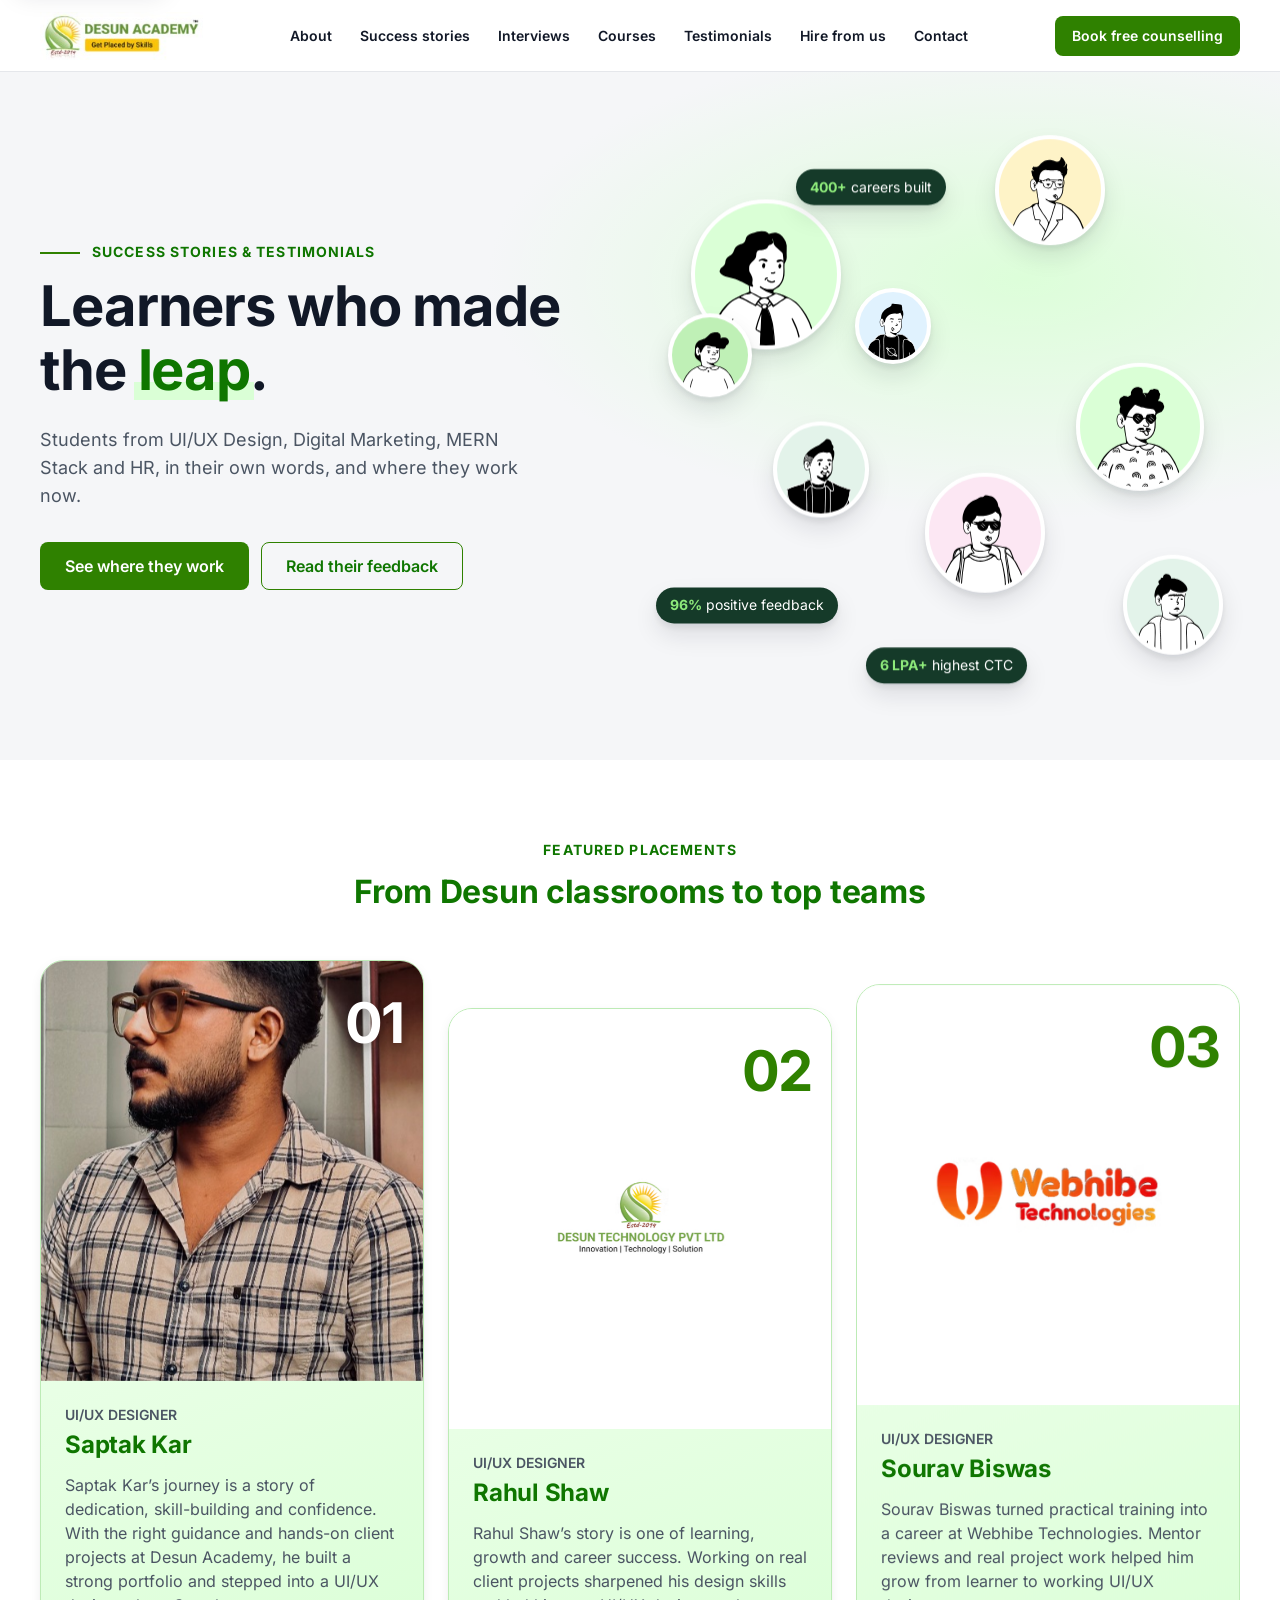
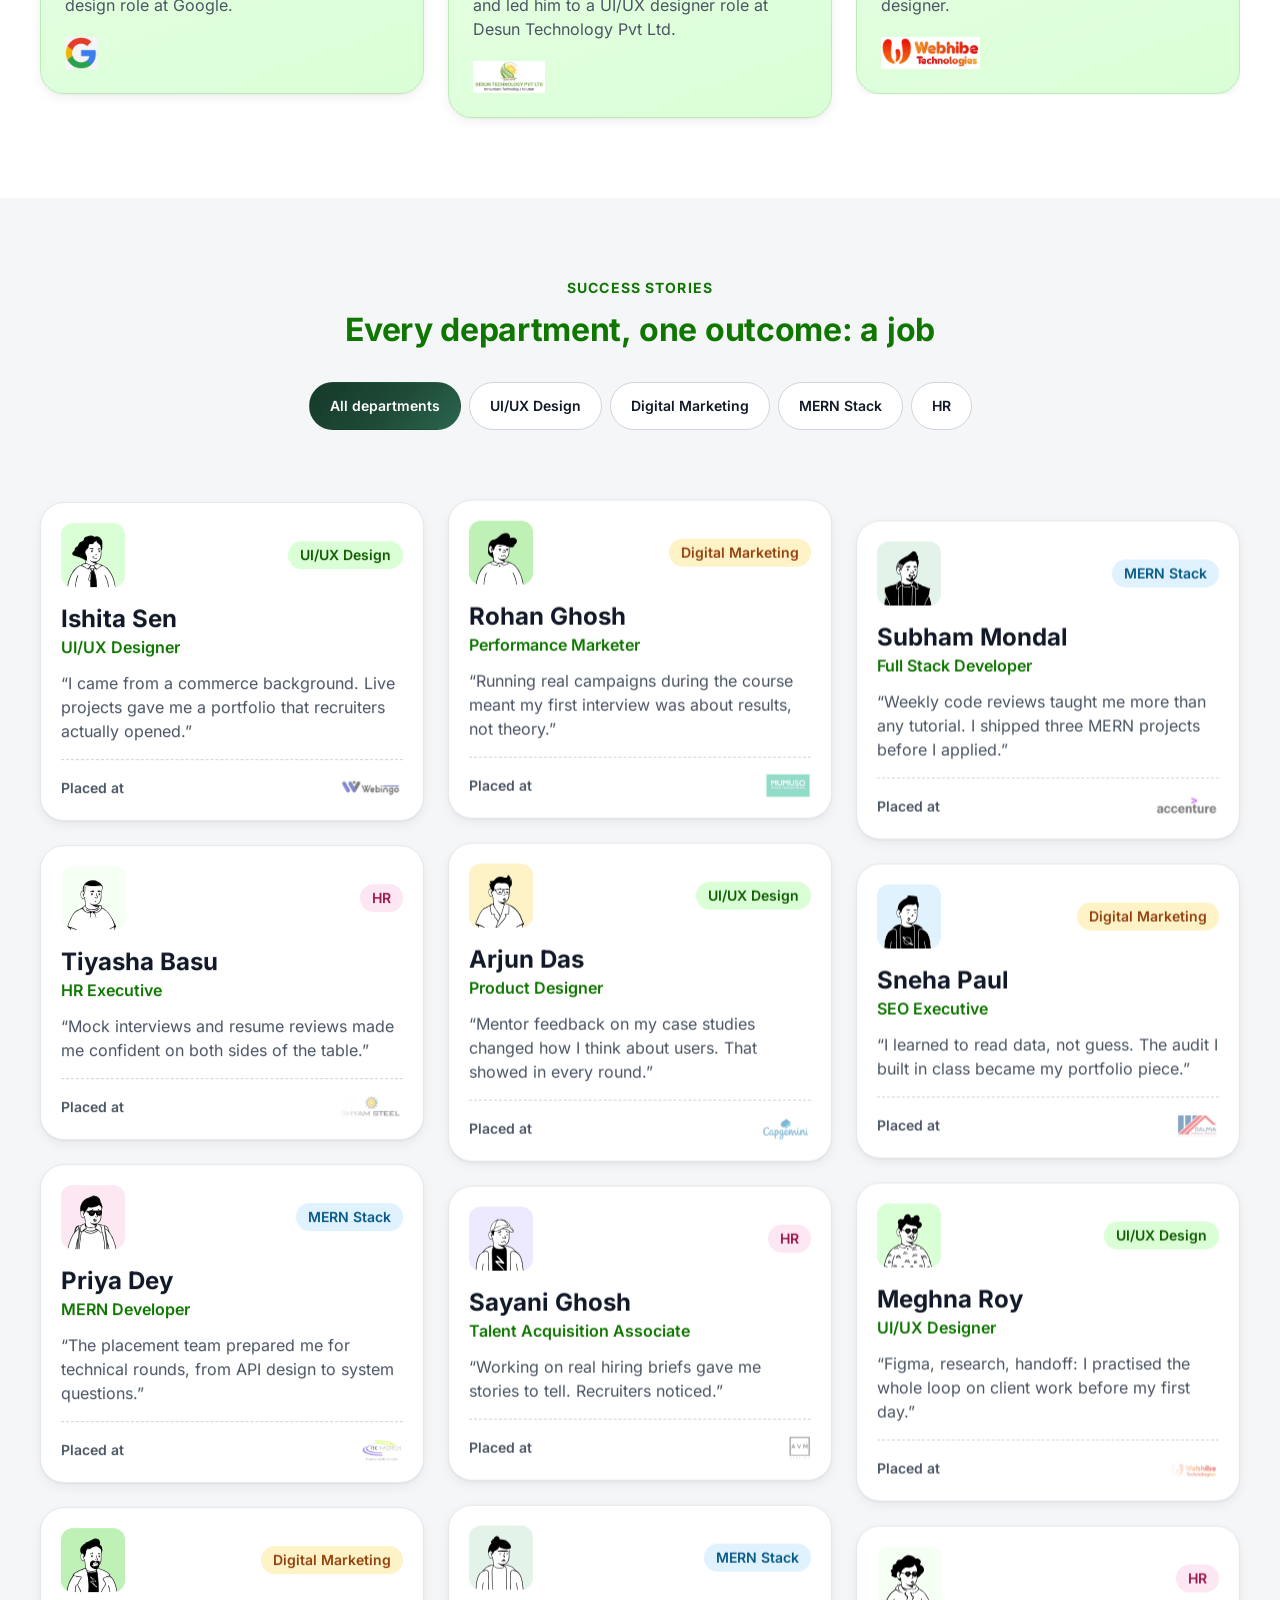
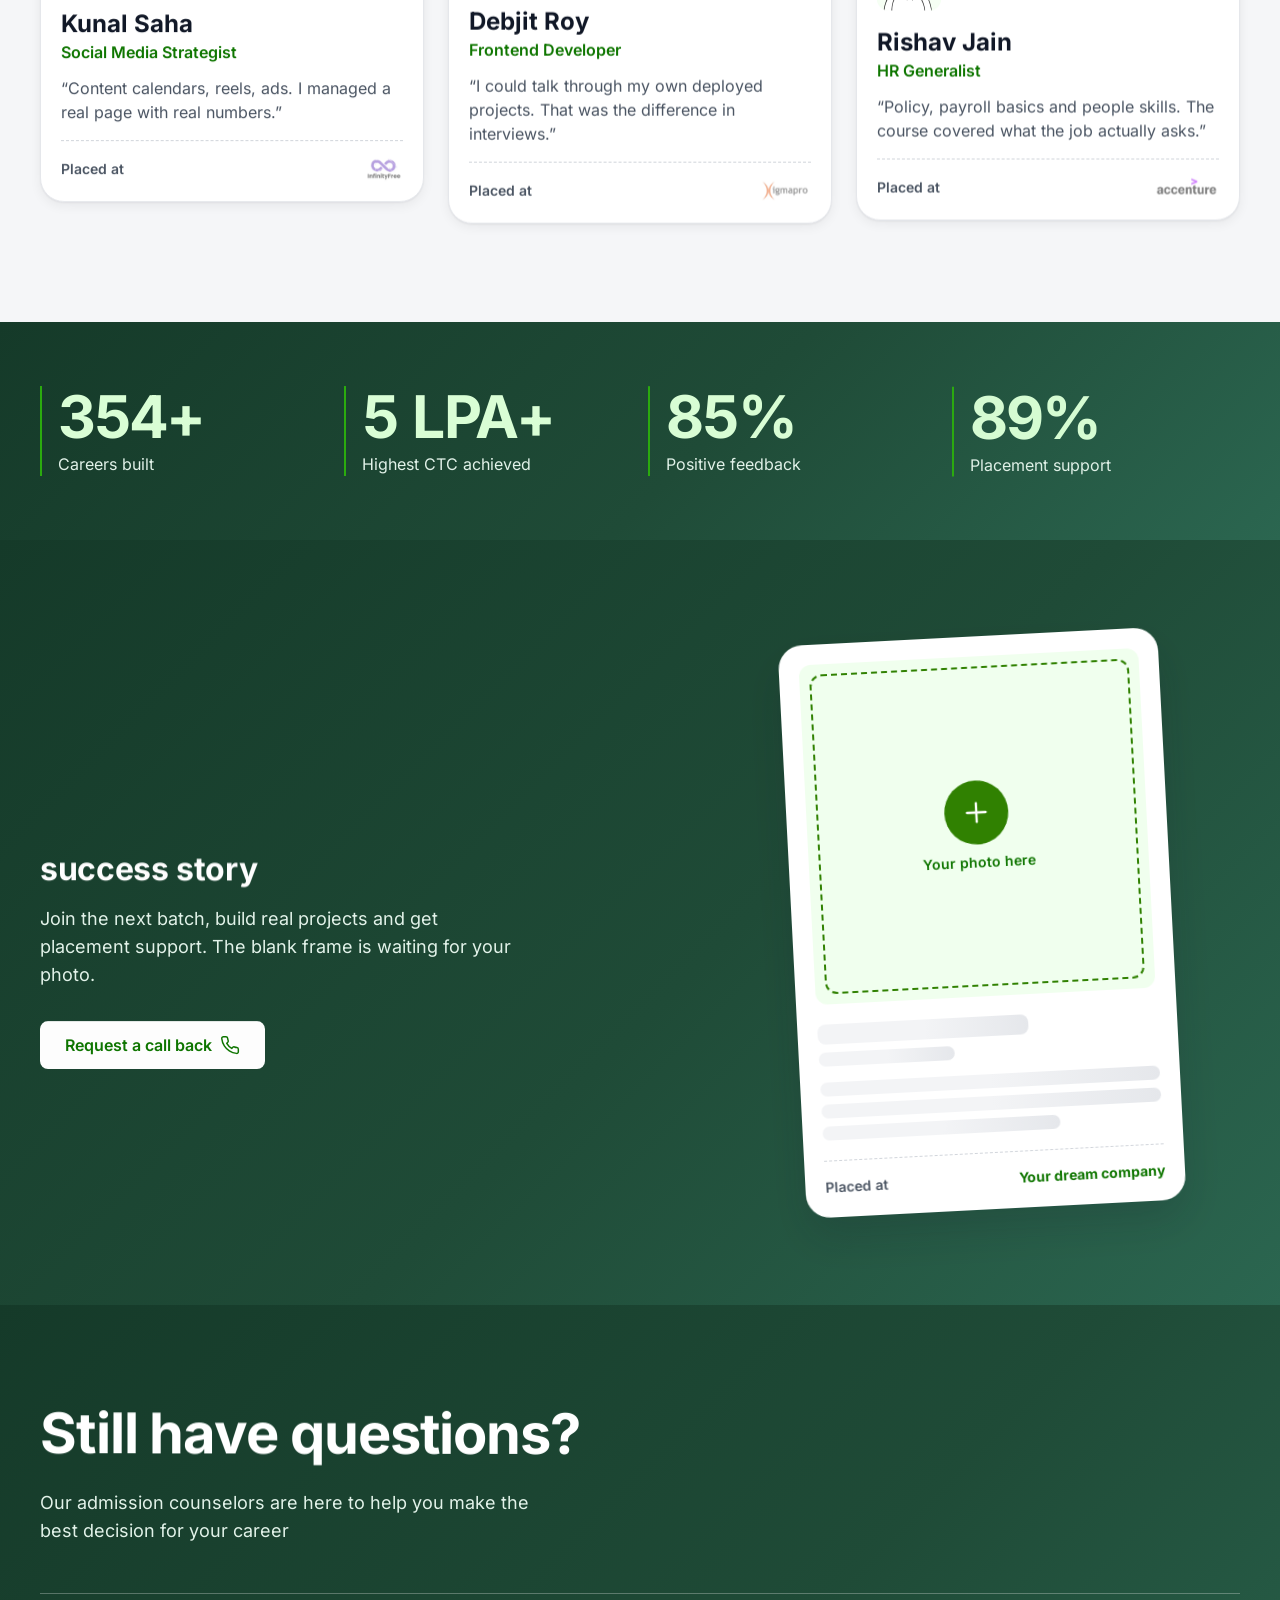
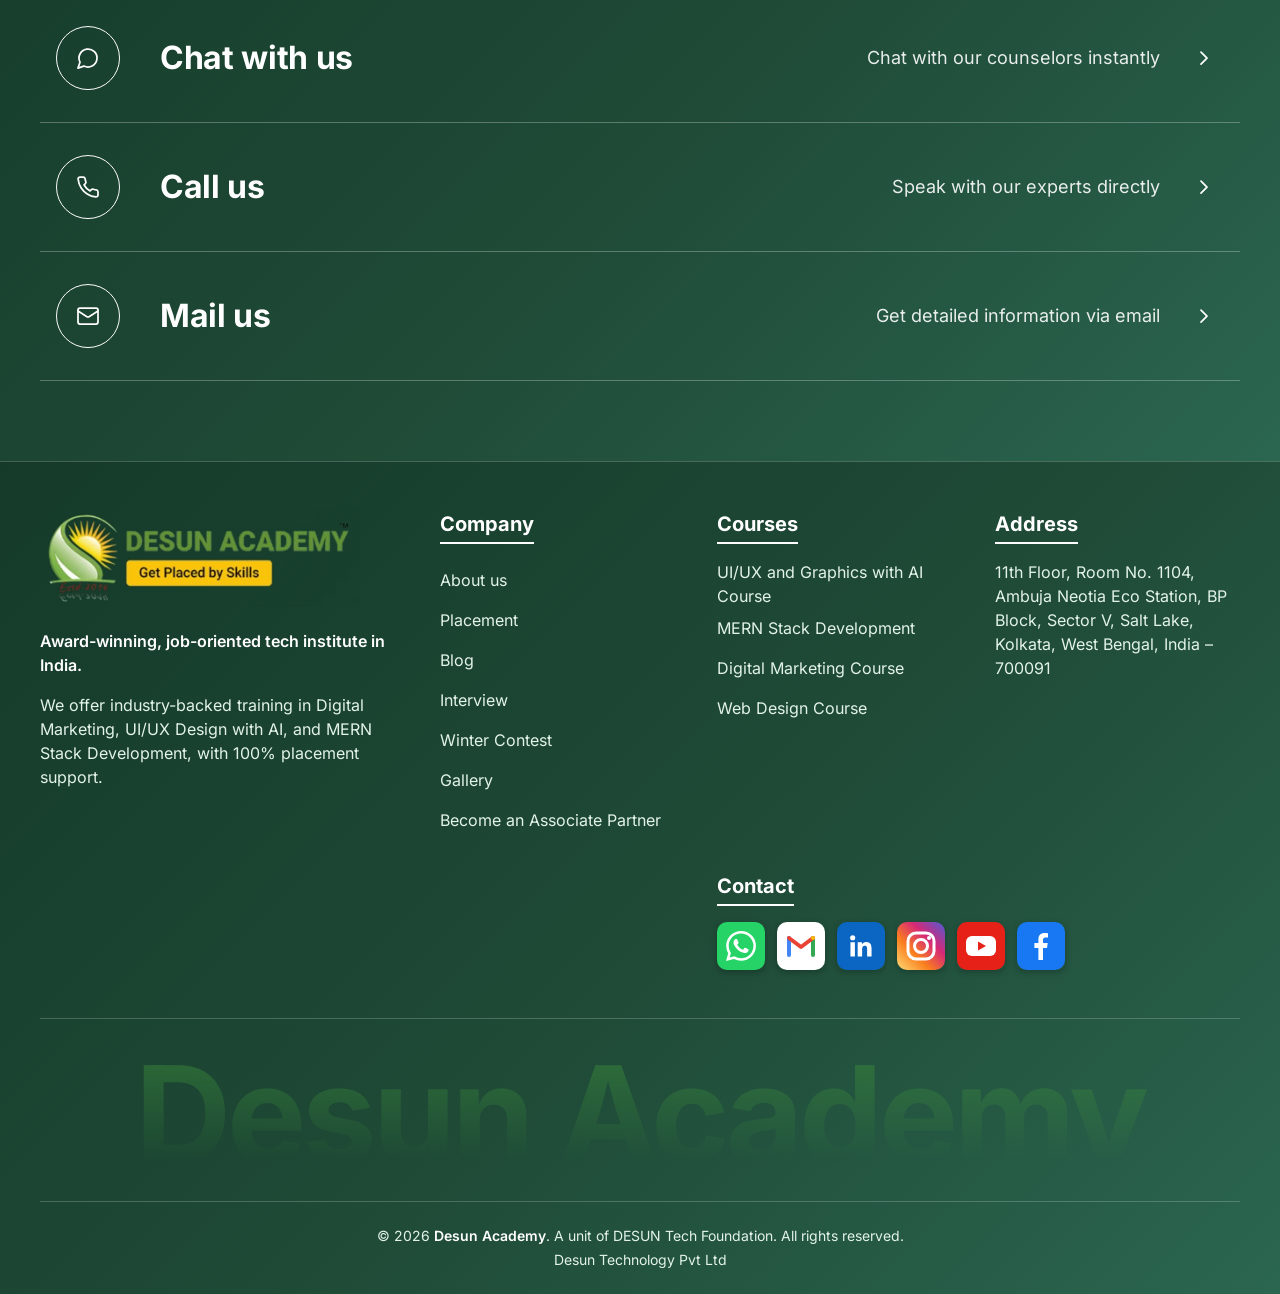
<file: site/success.html>
<!DOCTYPE html>
<html lang="en" class="no-js">
<head>
  <meta charset="utf-8">
  <meta name="viewport" content="width=device-width, initial-scale=1">
  <title>Success stories &amp; testimonials — Desun Academy</title>
  <meta name="description" content="Meet Desun Academy learners from UI/UX Design, Digital Marketing, MERN Stack and HR who landed jobs, and read their feedback on the course and the academy.">
  <meta name="theme-color" content="#0F7600">
  <link rel="icon" href="assets/img/logo.jpg">
  <link rel="preload" href="assets/fonts/inter-latin-wght-normal.woff2" as="font" type="font/woff2" crossorigin>
  <link rel="stylesheet" href="css/style.css">
  <link rel="stylesheet" href="css/about.css">
  <link rel="stylesheet" href="css/courses.css">
  <link rel="stylesheet" href="css/success.css">
  <script>document.documentElement.classList.remove('no-js');document.documentElement.classList.add('a-js');</script>
</head>
<body class="page-about page-courses page-success" data-motion="custom">
<a class="skip-link" href="#main">Skip to content</a>

<!-- ======================= ICON SPRITE ======================= -->
<!-- ======================= ICON SPRITE (one library: Lucide-style outline, 1.75 stroke) ======================= -->
<svg width="0" height="0" style="position:absolute" aria-hidden="true" focusable="false">
  <defs>
    <symbol id="i-check" viewBox="0 0 24 24"><path d="M20 6 9 17l-5-5"/></symbol>
    <symbol id="i-plus" viewBox="0 0 24 24"><path d="M5 12h14"/><path d="M12 5v14"/></symbol>
    <symbol id="i-x" viewBox="0 0 24 24"><path d="M18 6 6 18"/><path d="m6 6 12 12"/></symbol>
    <symbol id="i-menu" viewBox="0 0 24 24"><line x1="4" x2="20" y1="12" y2="12"/><line x1="4" x2="20" y1="6" y2="6"/><line x1="4" x2="20" y1="18" y2="18"/></symbol>
    <symbol id="i-chev-l" viewBox="0 0 24 24"><path d="m15 18-6-6 6-6"/></symbol>
    <symbol id="i-chev-r" viewBox="0 0 24 24"><path d="m9 18 6-6-6-6"/></symbol>
    <symbol id="i-cap" viewBox="0 0 24 24"><path d="M21.42 10.922a1 1 0 0 0-.019-1.838L12.83 5.18a2 2 0 0 0-1.66 0L2.6 9.08a1 1 0 0 0 0 1.832l8.57 3.908a2 2 0 0 0 1.66 0z"/><path d="M22 10v6"/><path d="M6 12.5V16a6 3 0 0 0 12 0v-3.5"/></symbol>
    <symbol id="i-briefcase" viewBox="0 0 24 24"><path d="M16 20V4a2 2 0 0 0-2-2h-4a2 2 0 0 0-2 2v16"/><rect width="20" height="14" x="2" y="6" rx="2"/></symbol>
    <symbol id="i-repeat" viewBox="0 0 24 24"><path d="m17 2 4 4-4 4"/><path d="M3 11v-1a4 4 0 0 1 4-4h14"/><path d="m7 22-4-4 4-4"/><path d="M21 13v1a4 4 0 0 1-4 4H3"/></symbol>
    <symbol id="i-trend" viewBox="0 0 24 24"><polyline points="22 7 13.5 15.5 8.5 10.5 2 17"/><polyline points="16 7 22 7 22 13"/></symbol>
    <symbol id="i-rupee" viewBox="0 0 24 24"><path d="M6 3h12"/><path d="M6 8h12"/><path d="m6 13 8.5 8"/><path d="M6 13h3"/><path d="M9 13c6.667 0 6.667-10 0-10"/></symbol>
    <symbol id="i-vol-x" viewBox="0 0 24 24"><path d="M11 4.702a.705.705 0 0 0-1.203-.498L6.413 7.587A1.4 1.4 0 0 1 5.416 8H3a1 1 0 0 0-1 1v6a1 1 0 0 0 1 1h2.416a1.4 1.4 0 0 1 .997.413l3.383 3.384A.705.705 0 0 0 11 19.298z"/><line x1="22" x2="16" y1="9" y2="15"/><line x1="16" x2="22" y1="9" y2="15"/></symbol>
    <symbol id="i-vol-2" viewBox="0 0 24 24"><path d="M11 4.702a.705.705 0 0 0-1.203-.498L6.413 7.587A1.4 1.4 0 0 1 5.416 8H3a1 1 0 0 0-1 1v6a1 1 0 0 0 1 1h2.416a1.4 1.4 0 0 1 .997.413l3.383 3.384A.705.705 0 0 0 11 19.298z"/><path d="M16 9a5 5 0 0 1 0 6"/><path d="M19.364 18.364a9 9 0 0 0 0-12.728"/></symbol>
    <symbol id="i-pause" viewBox="0 0 24 24"><rect x="14" y="4" width="4" height="16" rx="1"/><rect x="6" y="4" width="4" height="16" rx="1"/></symbol>
    <symbol id="i-play" viewBox="0 0 24 24"><polygon points="6 3 20 12 6 21 6 3"/></symbol>
    <symbol id="i-book" viewBox="0 0 24 24"><path d="M12 7v14"/><path d="M3 18a1 1 0 0 1-1-1V4a1 1 0 0 1 1-1h5a4 4 0 0 1 4 4 4 4 0 0 1 4-4h5a1 1 0 0 1 1 1v13a1 1 0 0 1-1 1h-6a3 3 0 0 0-3 3 3 3 0 0 0-3-3z"/></symbol>
    <symbol id="i-pin" viewBox="0 0 24 24"><path d="M20 10c0 4.993-5.539 10.193-7.399 11.799a1 1 0 0 1-1.202 0C9.539 20.193 4 14.993 4 10a8 8 0 0 1 16 0"/><circle cx="12" cy="10" r="3"/></symbol>
    <symbol id="i-alert" viewBox="0 0 24 24"><circle cx="12" cy="12" r="10"/><line x1="12" x2="12" y1="8" y2="12"/><line x1="12" x2="12.01" y1="16" y2="16"/></symbol>
    <symbol id="i-lock" viewBox="0 0 24 24"><rect width="18" height="11" x="3" y="11" rx="2" ry="2"/><path d="M7 11V7a5 5 0 0 1 10 0v4"/></symbol>
    <symbol id="i-circle-check" viewBox="0 0 24 24"><circle cx="12" cy="12" r="10"/><path d="m9 12 2 2 4-4"/></symbol>
    <symbol id="i-phone" viewBox="0 0 24 24"><path d="M22 16.92v3a2 2 0 0 1-2.18 2 19.79 19.79 0 0 1-8.63-3.07 19.5 19.5 0 0 1-6-6 19.79 19.79 0 0 1-3.07-8.67A2 2 0 0 1 4.11 2h3a2 2 0 0 1 2 1.72 12.84 12.84 0 0 0 .7 2.81 2 2 0 0 1-.45 2.11L8.09 9.91a16 16 0 0 0 6 6l1.27-1.27a2 2 0 0 1 2.11-.45 12.84 12.84 0 0 0 2.81.7A2 2 0 0 1 22 16.92z"/></symbol>
    <symbol id="i-mail" viewBox="0 0 24 24"><rect width="20" height="16" x="2" y="4" rx="2"/><path d="m22 7-8.97 5.7a1.94 1.94 0 0 1-2.06 0L2 7"/></symbol>
    <symbol id="i-chat" viewBox="0 0 24 24"><path d="M7.9 20A9 9 0 1 0 4 16.1L2 22Z"/></symbol>
    <symbol id="i-instagram" viewBox="0 0 24 24"><rect width="20" height="20" x="2" y="2" rx="5" ry="5"/><path d="M16 11.37A4 4 0 1 1 12.63 8 4 4 0 0 1 16 11.37z"/><line x1="17.5" x2="17.51" y1="6.5" y2="6.5"/></symbol>
    <symbol id="i-youtube" viewBox="0 0 24 24"><path d="M2.5 17a24.12 24.12 0 0 1 0-10 2 2 0 0 1 1.4-1.4 49.56 49.56 0 0 1 16.2 0A2 2 0 0 1 21.5 7a24.12 24.12 0 0 1 0 10 2 2 0 0 1-1.4 1.4 49.55 49.55 0 0 1-16.2 0A2 2 0 0 1 2.5 17"/><path d="m10 15 5-3-5-3z"/></symbol>
    <symbol id="i-facebook" viewBox="0 0 24 24"><path d="M18 2h-3a5 5 0 0 0-5 5v3H7v4h3v8h4v-8h3l1-4h-4V7a1 1 0 0 1 1-1h3z"/></symbol>
    <symbol id="i-linkedin" viewBox="0 0 24 24"><path d="M16 8a6 6 0 0 1 6 6v7h-4v-7a2 2 0 0 0-2-2 2 2 0 0 0-2 2v7h-4v-7a6 6 0 0 1 6-6z"/><rect width="4" height="12" x="2" y="9"/><circle cx="4" cy="4" r="2"/></symbol>
  </defs>
</svg>

<header class="site-header" id="top">
  <div class="a-progress" aria-hidden="true"></div>
  <div class="container site-header__inner">
    <a class="brand" href="index.html" aria-label="Desun Academy — home"><img src="assets/img/logo.jpg" alt="Desun Academy" width="207" height="61"></a>
    <nav class="nav" aria-label="Primary">
      <ul class="nav__list">
        <li><a class="nav__link" href="about.html">About</a></li>
        <li><a class="nav__link" href="success.html">Success stories</a></li>
        <li><a class="nav__link" href="index.html#interviews">Interviews</a></li>
        <li><a class="nav__link" href="courses.html">Courses</a></li>
        <li><a class="nav__link" href="success.html#testimonials">Testimonials</a></li>
        <li><a class="nav__link" href="index.html#partners">Hire from us</a></li>
        <li><a class="nav__link" href="index.html#contact">Contact</a></li>
      </ul>
    </nav>
    <button class="btn btn--md header-cta" type="button" data-open-form="counselling">Book free counselling</button>
    <button class="menu-btn" type="button" aria-expanded="false" aria-controls="mobileNav" id="menuBtn">
      <svg class="icon icon--24" aria-hidden="true"><use href="#i-menu"/></svg><span>Menu</span>
    </button>
  </div>
  <div class="mobile-nav" id="mobileNav">
    <a class="mobile-nav__link" href="about.html">About</a>
    <a class="mobile-nav__link" href="success.html">Success stories</a>
    <a class="mobile-nav__link" href="index.html#interviews">Interviews</a>
    <a class="mobile-nav__link" href="courses.html">Courses</a>
    <a class="mobile-nav__link" href="success.html#testimonials">Testimonials</a>
    <a class="mobile-nav__link" href="index.html#partners">Hire from us</a>
    <a class="mobile-nav__link" href="index.html#contact">Contact</a>
    <button class="btn btn--block" type="button" data-open-form="counselling">Book free counselling</button>
  </div>
</header>
<nav class="c-rail" id="cRail" aria-label="Page sections"></nav>
<main id="main">
<!-- SAMPLE DATA NOTICE: every student below except Saptak Kar, Rahul Shaw and Sourav Biswas is a placeholder (names, roles, companies, quotes). Replace with real learners and photos. -->
<section class="s-hero" id="top-hero" data-rail="Start" aria-labelledby="sTitle">
  <div class="container s-hero__inner">
    <div class="s-hero__copy">
      <p class="c-kicker"><span class="s-kick__l" aria-hidden="true"></span>Success stories &amp; testimonials</p>
      <h1 class="display s-title" id="sTitle">Learners who made the <span class="s-mark">leap</span>.</h1>
      <p class="s-lead">Students from UI/UX Design, Digital Marketing, MERN Stack and HR, in their own words, and where they work now.</p>
      <div class="s-hero__cta"><a class="btn" href="#stories">See where they work</a><a class="btn btn--outline" href="#testimonials">Read their feedback</a></div>
    </div>
    <div class="s-cloud" aria-hidden="true">
      <span class="s-b" data-d="0.9" style="--sz:150px;left:6%;top:10%"><img src="assets/img/people/s-01.svg" alt="" width="150" height="150"></span><span class="s-b" data-d="0.5" style="--sz:110px;left:58%;top:2%"><img src="assets/img/people/s-05.svg" alt="" width="110" height="110"></span><span class="s-b" data-d="1.1" style="--sz:128px;left:72%;top:38%"><img src="assets/img/people/s-09.svg" alt="" width="128" height="128"></span><span class="s-b" data-d="0.4" style="--sz:96px;left:20%;top:52%"><img src="assets/img/people/s-03.svg" alt="" width="96" height="96"></span><span class="s-b" data-d="0.8" style="--sz:120px;left:46%;top:58%"><img src="assets/img/people/s-07.svg" alt="" width="120" height="120"></span><span class="s-b" data-d="0.3" style="--sz:84px;left:2%;top:34%"><img src="assets/img/people/s-02.svg" alt="" width="84" height="84"></span><span class="s-b" data-d="0.6" style="--sz:100px;left:80%;top:74%"><img src="assets/img/people/s-11.svg" alt="" width="100" height="100"></span><span class="s-b" data-d="0.2" style="--sz:76px;left:34%;top:28%"><img src="assets/img/people/s-06.svg" alt="" width="76" height="76"></span>
      <span class="s-tag s-tag--1" data-d="1.3"><b>400+</b> careers built</span>
      <span class="s-tag s-tag--2" data-d="0.7"><b>6 LPA+</b> highest CTC</span>
      <span class="s-tag s-tag--3" data-d="1.0"><b>96%</b> positive feedback</span>
    </div>
  </div>
</section>

<section class="s-feats" id="featured" data-rail="Placed" aria-labelledby="sFeat">
  <div class="container"><p class="c-kicker c-center-k">Featured placements</p><h2 class="h2 c-center" id="sFeat">From Desun classrooms to top teams</h2>
    <div class="s-feats__row"><article class="s-feat" data-tilt><span class="s-feat__n" aria-hidden="true">01</span><div class="s-feat__ph"><img src="assets/img/story-1.jpg" alt="Saptak Kar, UI/UX designer" width="468" height="751" loading="lazy"></div><div class="s-feat__b"><p class="label s-feat__role">UI/UX DESIGNER</p><h3 class="h3">Saptak Kar</h3><p>Saptak Kar&rsquo;s journey is a story of dedication, skill-building and confidence. With the right guidance and hands-on client projects at Desun Academy, he built a strong portfolio and stepped into a UI/UX design role at Google.</p><p class="s-feat__co"><img src="assets/img/logo-google.png" alt="Google" height="32" loading="lazy"></p></div></article><article class="s-feat" data-tilt><span class="s-feat__n" aria-hidden="true">02</span><div class="s-feat__logo-big"><img src="assets/img/logo-desun-tech.png" alt="" height="64" loading="lazy"></div><div class="s-feat__b"><p class="label s-feat__role">UI/UX DESIGNER</p><h3 class="h3">Rahul Shaw</h3><p>Rahul Shaw&rsquo;s story is one of learning, growth and career success. Working on real client projects sharpened his design skills and led him to a UI/UX designer role at Desun Technology Pvt Ltd.</p><p class="s-feat__co"><img src="assets/img/logo-desun-tech.png" alt="Desun Technology Pvt Ltd" height="32" loading="lazy"></p></div></article><article class="s-feat" data-tilt><span class="s-feat__n" aria-hidden="true">03</span><div class="s-feat__logo-big"><img src="assets/img/logo-webhibe.png" alt="" height="64" loading="lazy"></div><div class="s-feat__b"><p class="label s-feat__role">UI/UX DESIGNER</p><h3 class="h3">Sourav Biswas</h3><p>Sourav Biswas turned practical training into a career at Webhibe Technologies. Mentor reviews and real project work helped him grow from learner to working UI/UX designer.</p><p class="s-feat__co"><img src="assets/img/logo-webhibe.png" alt="Webhibe Technologies" height="32" loading="lazy"></p></div></article></div></div>
</section>

<section class="s-stories" id="stories" data-rail="Stories" aria-labelledby="sStories">
  <div class="container">
    <p class="c-kicker c-center-k">Success stories</p>
    <h2 class="h2 c-center" id="sStories">Every department, one outcome: a job</h2>
    <div class="s-filters" role="group" aria-label="Filter by department"><button class="s-filter" type="button" data-f="all" aria-pressed="true">All departments</button><button class="s-filter" type="button" data-f="ux" aria-pressed="false">UI/UX Design</button><button class="s-filter" type="button" data-f="dm" aria-pressed="false">Digital Marketing</button><button class="s-filter" type="button" data-f="mern" aria-pressed="false">MERN Stack</button><button class="s-filter" type="button" data-f="hr" aria-pressed="false">HR</button></div>
    <p class="sr-only" id="sCount" aria-live="polite"></p>
    <div class="s-wall" id="sWall"><div class="s-col" data-col="0"><article class="s-card" data-dept="ux"><div class="s-card__top"><img src="assets/img/people/s-01.svg" alt="" width="96" height="96" loading="lazy"><span class="s-chip s-chip--ux">UI/UX Design</span></div><h3 class="s-card__n">Ishita Sen</h3><p class="s-card__r">UI/UX Designer</p><p class="s-card__q">&ldquo;I came from a commerce background. Live projects gave me a portfolio that recruiters actually opened.&rdquo;</p><p class="s-card__co"><span>Placed at</span><img src="assets/img/partner-webingo.png" alt="Webingo" height="24" loading="lazy"></p></article><article class="s-card" data-dept="hr"><div class="s-card__top"><img src="assets/img/people/s-04.svg" alt="" width="96" height="96" loading="lazy"><span class="s-chip s-chip--hr">HR</span></div><h3 class="s-card__n">Tiyasha Basu</h3><p class="s-card__r">HR Executive</p><p class="s-card__q">&ldquo;Mock interviews and resume reviews made me confident on both sides of the table.&rdquo;</p><p class="s-card__co"><span>Placed at</span><img src="assets/img/partner-shyamsteel.png" alt="Shyam Steel" height="24" loading="lazy"></p></article><article class="s-card" data-dept="mern"><div class="s-card__top"><img src="assets/img/people/s-07.svg" alt="" width="96" height="96" loading="lazy"><span class="s-chip s-chip--mern">MERN Stack</span></div><h3 class="s-card__n">Priya Dey</h3><p class="s-card__r">MERN Developer</p><p class="s-card__q">&ldquo;The placement team prepared me for technical rounds, from API design to system questions.&rdquo;</p><p class="s-card__co"><span>Placed at</span><img src="assets/img/partner-itc.png" alt="ITC Infotech" height="24" loading="lazy"></p></article><article class="s-card" data-dept="dm"><div class="s-card__top"><img src="assets/img/people/s-10.svg" alt="" width="96" height="96" loading="lazy"><span class="s-chip s-chip--dm">Digital Marketing</span></div><h3 class="s-card__n">Kunal Saha</h3><p class="s-card__r">Social Media Strategist</p><p class="s-card__q">&ldquo;Content calendars, reels, ads. I managed a real page with real numbers.&rdquo;</p><p class="s-card__co"><span>Placed at</span><img src="assets/img/partner-infinityfree.png" alt="InfinityFree" height="24" loading="lazy"></p></article></div><div class="s-col" data-col="1"><article class="s-card" data-dept="dm"><div class="s-card__top"><img src="assets/img/people/s-02.svg" alt="" width="96" height="96" loading="lazy"><span class="s-chip s-chip--dm">Digital Marketing</span></div><h3 class="s-card__n">Rohan Ghosh</h3><p class="s-card__r">Performance Marketer</p><p class="s-card__q">&ldquo;Running real campaigns during the course meant my first interview was about results, not theory.&rdquo;</p><p class="s-card__co"><span>Placed at</span><img src="assets/img/partner-mumuso.png" alt="Mumuso" height="24" loading="lazy"></p></article><article class="s-card" data-dept="ux"><div class="s-card__top"><img src="assets/img/people/s-05.svg" alt="" width="96" height="96" loading="lazy"><span class="s-chip s-chip--ux">UI/UX Design</span></div><h3 class="s-card__n">Arjun Das</h3><p class="s-card__r">Product Designer</p><p class="s-card__q">&ldquo;Mentor feedback on my case studies changed how I think about users. That showed in every round.&rdquo;</p><p class="s-card__co"><span>Placed at</span><img src="assets/img/partner-capgemini.png" alt="Capgemini" height="24" loading="lazy"></p></article><article class="s-card" data-dept="hr"><div class="s-card__top"><img src="assets/img/people/s-08.svg" alt="" width="96" height="96" loading="lazy"><span class="s-chip s-chip--hr">HR</span></div><h3 class="s-card__n">Sayani Ghosh</h3><p class="s-card__r">Talent Acquisition Associate</p><p class="s-card__q">&ldquo;Working on real hiring briefs gave me stories to tell. Recruiters noticed.&rdquo;</p><p class="s-card__co"><span>Placed at</span><img src="assets/img/partner-avm.png" alt="AVM" height="24" loading="lazy"></p></article><article class="s-card" data-dept="mern"><div class="s-card__top"><img src="assets/img/people/s-11.svg" alt="" width="96" height="96" loading="lazy"><span class="s-chip s-chip--mern">MERN Stack</span></div><h3 class="s-card__n">Debjit Roy</h3><p class="s-card__r">Frontend Developer</p><p class="s-card__q">&ldquo;I could talk through my own deployed projects. That was the difference in interviews.&rdquo;</p><p class="s-card__co"><span>Placed at</span><img src="assets/img/partner-sigmapro.png" alt="Sigmapro" height="24" loading="lazy"></p></article></div><div class="s-col" data-col="2"><article class="s-card" data-dept="mern"><div class="s-card__top"><img src="assets/img/people/s-03.svg" alt="" width="96" height="96" loading="lazy"><span class="s-chip s-chip--mern">MERN Stack</span></div><h3 class="s-card__n">Subham Mondal</h3><p class="s-card__r">Full Stack Developer</p><p class="s-card__q">&ldquo;Weekly code reviews taught me more than any tutorial. I shipped three MERN projects before I applied.&rdquo;</p><p class="s-card__co"><span>Placed at</span><img src="assets/img/partner-accenture.png" alt="Accenture" height="24" loading="lazy"></p></article><article class="s-card" data-dept="dm"><div class="s-card__top"><img src="assets/img/people/s-06.svg" alt="" width="96" height="96" loading="lazy"><span class="s-chip s-chip--dm">Digital Marketing</span></div><h3 class="s-card__n">Sneha Paul</h3><p class="s-card__r">SEO Executive</p><p class="s-card__q">&ldquo;I learned to read data, not guess. The audit I built in class became my portfolio piece.&rdquo;</p><p class="s-card__co"><span>Placed at</span><img src="assets/img/partner-dalmia.png" alt="Dalmia" height="24" loading="lazy"></p></article><article class="s-card" data-dept="ux"><div class="s-card__top"><img src="assets/img/people/s-09.svg" alt="" width="96" height="96" loading="lazy"><span class="s-chip s-chip--ux">UI/UX Design</span></div><h3 class="s-card__n">Meghna Roy</h3><p class="s-card__r">UI/UX Designer</p><p class="s-card__q">&ldquo;Figma, research, handoff: I practised the whole loop on client work before my first day.&rdquo;</p><p class="s-card__co"><span>Placed at</span><img src="assets/img/partner-webhibe.png" alt="Webhibe Technologies" height="24" loading="lazy"></p></article><article class="s-card" data-dept="hr"><div class="s-card__top"><img src="assets/img/people/s-12.svg" alt="" width="96" height="96" loading="lazy"><span class="s-chip s-chip--hr">HR</span></div><h3 class="s-card__n">Rishav Jain</h3><p class="s-card__r">HR Generalist</p><p class="s-card__q">&ldquo;Policy, payroll basics and people skills. The course covered what the job actually asks.&rdquo;</p><p class="s-card__co"><span>Placed at</span><img src="assets/img/partner-accenture.png" alt="Accenture" height="24" loading="lazy"></p></article></div></div>
  </div>
</section>

<section class="s-nums on-dark" id="numbers" data-rail="Numbers" aria-label="Results">
  <div class="container"><ul class="s-nums__list">
    <li><b><span data-count="400">400</span>+</b><span>Careers built</span></li>
    <li><b><span data-count="6">6</span> LPA+</b><span>Highest CTC achieved</span></li>
    <li><b><span data-count="96">96</span>%</b><span>Positive feedback</span></li>
    <li><b><span data-count="100">100</span>%</b><span>Placement support</span></li>
  </ul></div>
</section>



<section class="s-you on-dark" id="enrol" data-rail="Join" aria-labelledby="sCta">
  <div class="container s-you__grid">
    <div class="s-you__copy">
      <p class="c-kicker c-kicker--dark">Your turn</p>
      <h2 class="h2" id="sCta">Write your own success story</h2>
      <p class="s-you__p">Join the next batch, build real projects and get placement support. The blank frame is waiting for your photo.</p>
      <button class="btn btn--inverse" type="button" data-open-form="counselling">Request a call back <svg class="icon icon--20" aria-hidden="true"><use href="#i-phone"/></svg></button>
    </div>
    <button class="s-you__card" type="button" data-open-form="counselling" aria-label="Add your photo to the next success story: book a free counselling session">
      <span class="s-you__frame"><span class="s-you__plus" aria-hidden="true"><svg class="icon icon--32"><use href="#i-plus"/></svg></span><span class="s-you__hint">Your photo here</span></span>
      <span class="s-you__lines" aria-hidden="true"><i style="--w:62%"></i><i style="--w:40%"></i></span>
      <span class="s-you__q" aria-hidden="true"><i></i><i></i><i style="--w:70%"></i></span>
      <span class="s-you__co"><span>Placed at</span><b>Your dream company</b></span>
    </button>
  </div>
</section>

<section class="a-contact on-dark" id="contact" aria-labelledby="contactTitle">
  <div class="container">
    <h2 class="a-contact__h" id="contactTitle" data-split>Still have questions?</h2>
    <p class="a-contact__lede">Our admission counselors are here to help you make the best decision for your career</p>
    <div class="a-contact__list">
      <a class="a-call" id="ctChat" href="#" data-open-form="counselling" data-channel="whatsapp">
        <span class="a-call__ic"><svg class="icon icon--24" aria-hidden="true"><use href="#i-chat"/></svg></span>
        <span class="a-call__t">Chat with us</span><span class="a-call__d">Chat with our counselors instantly</span>
        <svg class="icon icon--24 a-call__arr" aria-hidden="true"><use href="#i-chev-r"/></svg>
      </a>
      <a class="a-call" id="ctCall" href="#" data-open-form="counselling" data-channel="phone">
        <span class="a-call__ic"><svg class="icon icon--24" aria-hidden="true"><use href="#i-phone"/></svg></span>
        <span class="a-call__t">Call us</span><span class="a-call__d">Speak with our experts directly</span>
        <svg class="icon icon--24 a-call__arr" aria-hidden="true"><use href="#i-chev-r"/></svg>
      </a>
      <a class="a-call" id="ctMail" href="#" data-open-form="counselling" data-channel="email">
        <span class="a-call__ic"><svg class="icon icon--24" aria-hidden="true"><use href="#i-mail"/></svg></span>
        <span class="a-call__t">Mail us</span><span class="a-call__d">Get detailed information via email</span>
        <svg class="icon icon--24 a-call__arr" aria-hidden="true"><use href="#i-chev-r"/></svg>
      </a>
    </div>
  </div>
</section>
</main>

<footer class="site-footer">
  <div class="container">
    <div class="footer-grid">
      <div class="footer-brand">
        <a class="footer-logo" href="#top" aria-label="Desun Academy, back to top"><img src="assets/img/logo-footer.png" alt="Desun Academy, get placed by skills" width="364" height="110"></a>
        <p class="footer-about"><strong>Award-winning, job-oriented tech institute in India.</strong></p>
        <p class="footer-about">We offer industry-backed training in Digital Marketing, UI/UX Design with AI, and MERN Stack Development, with 100% placement support.</p>
      </div>
      <nav class="footer-col" aria-label="Company">
        <h3>Company</h3>
        <ul>
          <li><a href="about.html">About us</a></li>
          <li><a href="index.html#success">Placement</a></li>
          <li><a href="#">Blog</a></li>
          <li><a href="index.html#interviews">Interview</a></li>
          <li><a href="#">Winter Contest</a></li>
          <li><a href="index.html#life">Gallery</a></li>
          <li><a href="index.html#partners">Become an Associate Partner</a></li>
        </ul>
      </nav>
      <div class="footer-col">
        <nav aria-label="Courses">
          <h3>Courses</h3>
          <ul>
            <li><a href="courses.html">UI/UX and Graphics with AI Course</a></li>
            <li><a href="index.html#programs">MERN Stack Development</a></li>
            <li><a href="index.html#programs">Digital Marketing Course</a></li>
            <li><a href="index.html#programs">Web Design Course</a></li>
          </ul>
        </nav>
      </div>
      <div class="footer-col footer-contact">
        <h3>Contact</h3>
        <!-- Social URLs are placeholders (the design shows icons only). -->
        <div class="socials"><a href="#" aria-label="WhatsApp" id="soWhatsapp"><svg viewBox="0 0 48 48" width="48" height="48" aria-hidden="true"><rect width="48" height="48" rx="10" fill="#25D366"/><g transform="translate(9 9) scale(1.25)" fill="#fff"><path d="M17.47 14.38c-.3-.15-1.76-.87-2.03-.97-.27-.1-.47-.15-.67.15-.2.3-.77.97-.94 1.17-.17.2-.35.22-.65.07-.3-.15-1.26-.46-2.39-1.48-.88-.79-1.48-1.76-1.65-2.06-.17-.3-.02-.46.13-.6.13-.13.3-.35.45-.52.15-.17.2-.3.3-.5.1-.2.05-.37-.03-.52-.07-.15-.67-1.61-.92-2.2-.24-.58-.49-.5-.67-.51h-.57c-.2 0-.52.07-.8.37-.27.3-1.04 1.02-1.04 2.48s1.07 2.88 1.21 3.07c.15.2 2.1 3.2 5.08 4.49.71.3 1.26.49 1.69.63.71.23 1.36.2 1.87.12.57-.09 1.76-.72 2-1.41.25-.7.25-1.29.17-1.41-.07-.12-.27-.2-.57-.35M12.05 21.78h-.01a9.87 9.87 0 0 1-5.03-1.38l-.36-.21-3.74.98 1-3.65-.24-.37a9.86 9.86 0 0 1-1.51-5.26c0-5.45 4.44-9.88 9.89-9.88 2.64 0 5.12 1.03 6.99 2.9a9.83 9.83 0 0 1 2.89 6.99c0 5.45-4.44 9.88-9.88 9.88M20.46 3.49A11.82 11.82 0 0 0 12.05 0C5.5 0 .16 5.34.16 11.89c0 2.1.55 4.14 1.59 5.95L.06 24l6.3-1.65a11.88 11.88 0 0 0 5.68 1.45h.01c6.55 0 11.89-5.34 11.89-11.89 0-3.18-1.24-6.17-3.48-8.42"/></g></svg></a><a href="#" aria-label="Email" id="soMail"><svg viewBox="0 0 48 48" width="48" height="48" aria-hidden="true"><rect width="48" height="48" rx="10" fill="#fff"/><g fill="none" stroke-linecap="round" stroke-linejoin="round"><path d="M12 33V16" stroke="#4285F4" stroke-width="4"/><path d="M36 33V16" stroke="#34A853" stroke-width="4"/><path d="M12 16l12 9 12-9" stroke="#EA4335" stroke-width="4"/><path d="M36 16v0" stroke="#FBBC04" stroke-width="4"/></g></svg></a><a href="#" aria-label="LinkedIn"><svg viewBox="0 0 48 48" width="48" height="48" aria-hidden="true"><rect width="48" height="48" rx="10" fill="#0A66C2"/><g transform="translate(9 9) scale(1.25)" fill="#fff"><path d="M20.45 20.45h-3.55v-5.57c0-1.33-.03-3.04-1.85-3.04-1.85 0-2.14 1.45-2.14 2.94v5.67H9.35V9h3.41v1.56h.05c.48-.9 1.64-1.85 3.37-1.85 3.6 0 4.27 2.37 4.27 5.46v6.28zM5.34 7.43a2.06 2.06 0 1 1 0-4.13 2.06 2.06 0 0 1 0 4.13zm1.78 13.02H3.56V9h3.56v11.45z"/></g></svg></a><a href="#" aria-label="Instagram"><svg viewBox="0 0 48 48" width="48" height="48" aria-hidden="true"><defs><linearGradient id="igg" x1="0" y1="1" x2="1" y2="0"><stop offset="0" stop-color="#FEDA75"/><stop offset=".35" stop-color="#FA7E1E"/><stop offset=".65" stop-color="#D62976"/><stop offset="1" stop-color="#4F5BD5"/></linearGradient></defs><rect width="48" height="48" rx="10" fill="url(#igg)"/><g fill="none" stroke="#fff" stroke-width="3"><rect x="11" y="11" width="26" height="26" rx="8"/><circle cx="24" cy="24" r="6.5"/></g><circle cx="32" cy="16" r="2" fill="#fff"/></svg></a><a href="#" aria-label="YouTube"><svg viewBox="0 0 48 48" width="48" height="48" aria-hidden="true"><rect width="48" height="48" rx="10" fill="#E62117"/><rect x="9" y="14" width="30" height="20" rx="6" fill="#fff"/><path d="M21 19.5v9l8-4.5z" fill="#E62117"/></svg></a><a href="#" aria-label="Facebook"><svg viewBox="0 0 48 48" width="48" height="48" aria-hidden="true"><rect width="48" height="48" rx="10" fill="#1877F2"/><path d="M26 38V26h4l.7-5H26v-3c0-1.4.5-2.4 2.5-2.4H31v-4.4c-.4 0-1.9-.2-3.6-.2-3.6 0-6 2.2-6 6.2V21h-4v5h4v12h4.6z" fill="#fff"/></svg></a></div>
      </div>
      <div class="footer-col">
        <h3>Address</h3>
        <address>11th Floor, Room No. 1104, Ambuja Neotia Eco Station, BP Block, Sector V, Salt Lake, Kolkata, West Bengal, India &ndash; 700091</address>
      </div>
    </div>
    <div class="footer-wordmark" aria-hidden="true">Desun Academy</div>
    <div class="footer-bottom">
      <p>&copy; <span id="year">2026</span> <strong>Desun Academy</strong>. A unit of DESUN Tech Foundation. All rights reserved.</p>
      <p>Desun Technology Pvt Ltd</p>
    </div>
  </div>
</footer>

<!-- ======================= COUNSELLING MODAL ======================= -->
<dialog class="modal" id="formModal" aria-labelledby="formTitle">
  <div class="modal__inner">
    <div class="modal__head">
      <div>
        <h2 class="modal__title" id="formTitle">Book a free counselling session</h2>
        <p class="modal__desc" id="formDesc">Share your details and a counsellor will call you to plan your career path.</p>
      </div>
      <button class="modal__close" type="button" data-close-form aria-label="Close"><svg class="icon icon--24" aria-hidden="true"><use href="#i-x"/></svg></button>
    </div>

    <form class="modal__form" id="counsellingForm" novalidate>
      <div class="form-grid">
        <div class="field">
          <label for="fName">Full name</label>
          <input id="fName" name="name" type="text" autocomplete="name" placeholder="e.g. Riya Sen" required aria-describedby="eName">
          <p class="field__error" id="eName"><svg class="icon icon--16" aria-hidden="true"><use href="#i-alert"/></svg><span>Enter your full name</span></p>
        </div>
        <div class="field">
          <label for="fPhone">Mobile number</label>
          <input id="fPhone" name="phone" type="tel" inputmode="numeric" autocomplete="tel-national" placeholder="10-digit mobile number" required aria-describedby="ePhone">
          <p class="field__error" id="ePhone"><svg class="icon icon--16" aria-hidden="true"><use href="#i-alert"/></svg><span>Enter a 10-digit mobile number</span></p>
        </div>
        <div class="field">
          <label for="fEmail">Email <span class="opt">(optional)</span></label>
          <input id="fEmail" name="email" type="email" autocomplete="email" placeholder="name@example.com" aria-describedby="eEmail">
          <p class="field__error" id="eEmail"><svg class="icon icon--16" aria-hidden="true"><use href="#i-alert"/></svg><span>Enter a valid email address, like name@example.com</span></p>
        </div>
        <div class="field">
          <label for="fProgram">Program you&rsquo;re interested in</label>
          <select id="fProgram" name="program" required aria-describedby="eProgram"></select>
          <p class="field__error" id="eProgram"><svg class="icon icon--16" aria-hidden="true"><use href="#i-alert"/></svg><span>Choose a program</span></p>
        </div>
      </div>
      <div class="modal__actions">
        <button class="btn btn--block" type="submit" id="formSubmit"><span class="btn__label">Book free session</span></button>
        <button class="btn btn--text btn--block" type="button" data-close-form>Cancel</button>
      </div>
    </form>

    <div class="modal__success" id="formSuccess" role="status">
      <span class="icon-circle"><svg class="icon" aria-hidden="true"><use href="#i-circle-check"/></svg></span>
      <h2 class="modal__title" id="successTitleModal">Thank you</h2>
      <p class="modal__desc" id="successDesc"></p>
      <button class="btn btn--block" type="button" data-close-form id="successClose">Done</button>
    </div>
  </div>
</dialog>

<script src="assets/js/vendor/gsap.min.js"></script>
<script src="assets/js/vendor/ScrollTrigger.min.js"></script>
<script src="js/script.js" defer></script>
<script src="js/success.js" defer></script>
</body>
</html>
</file>
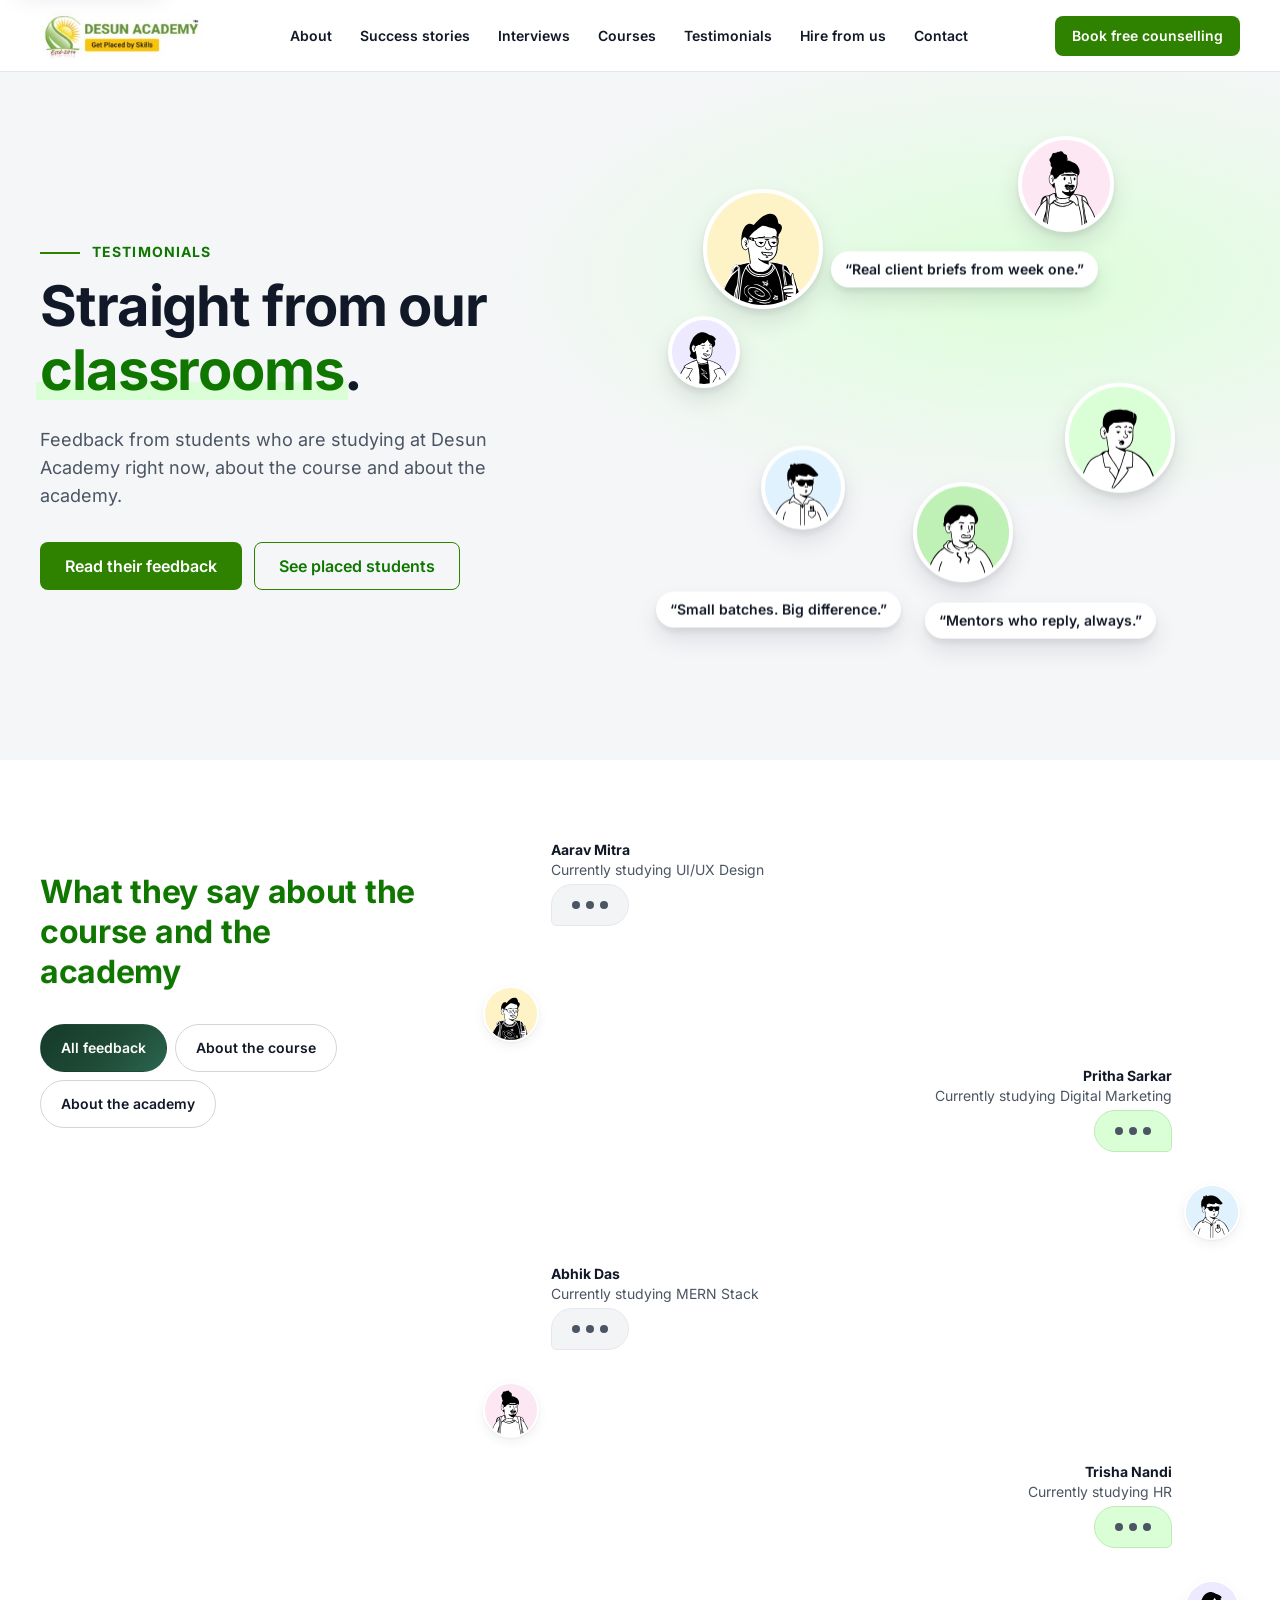
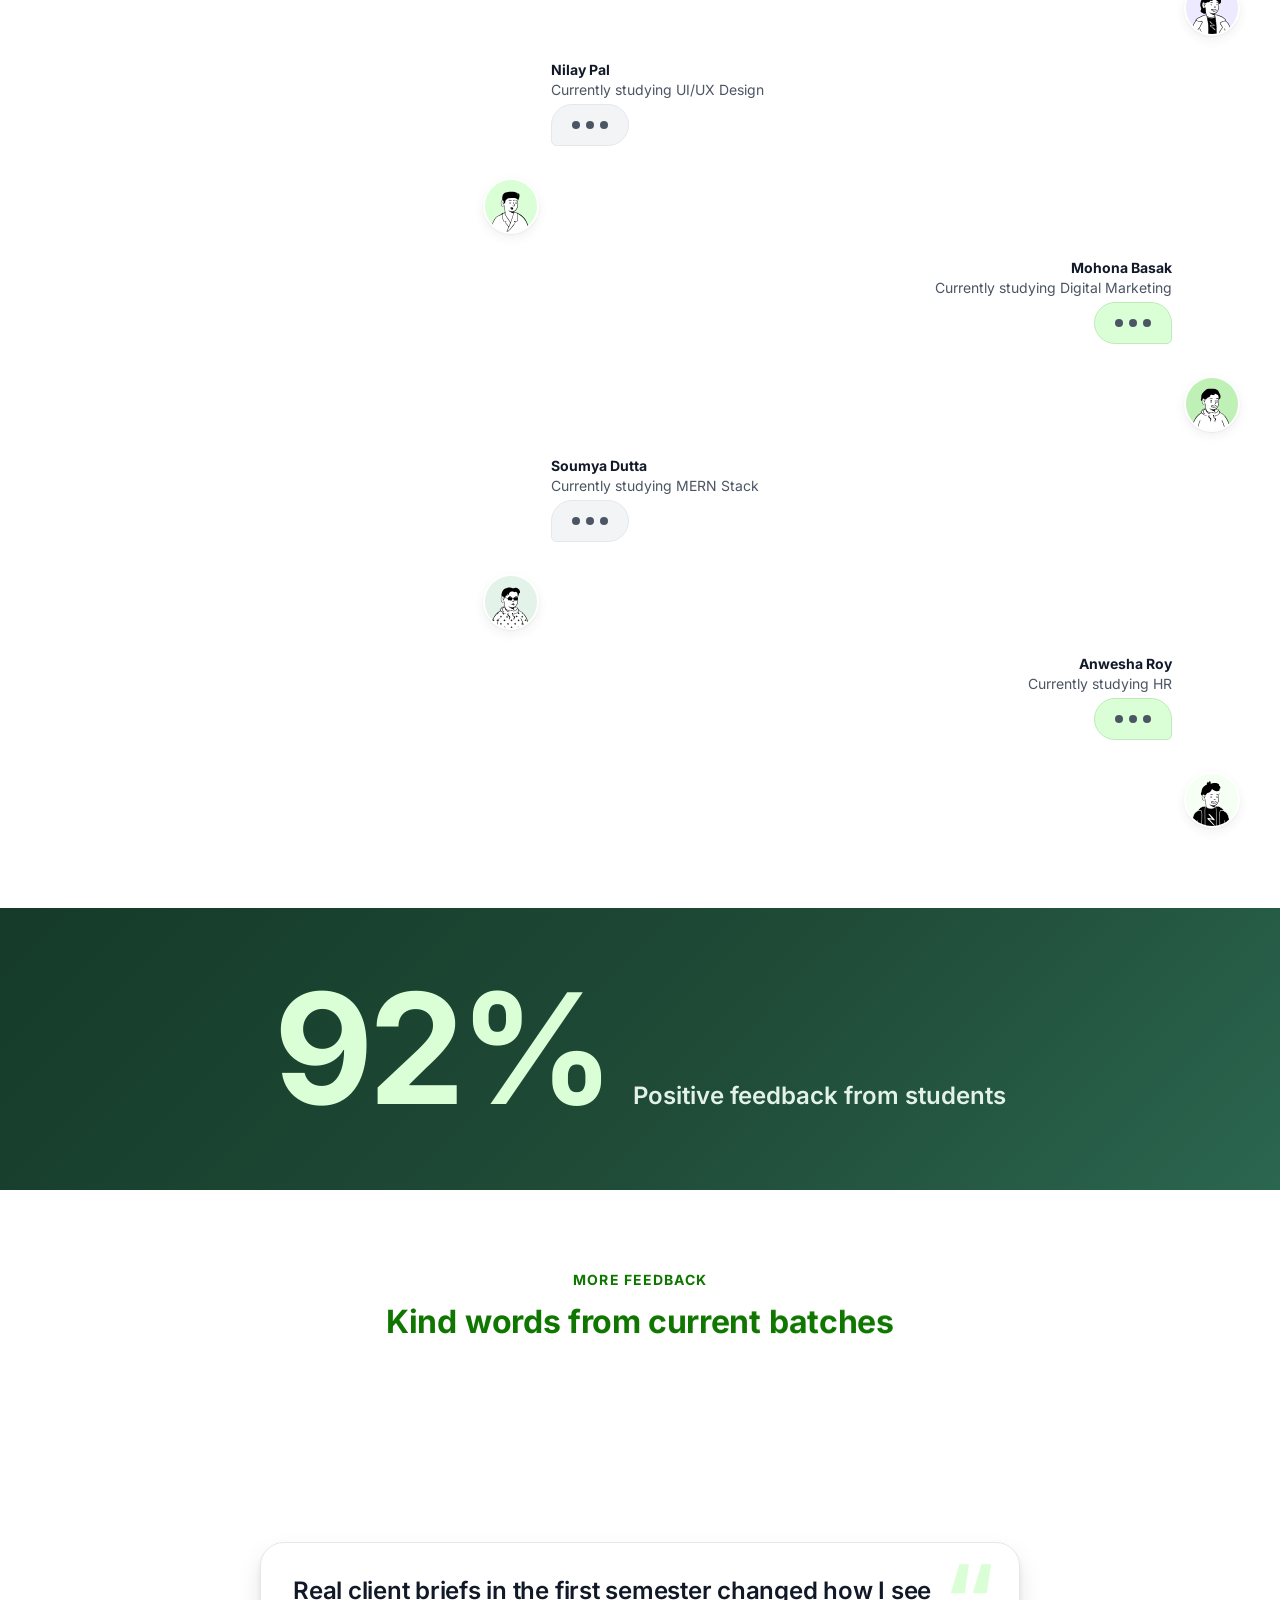
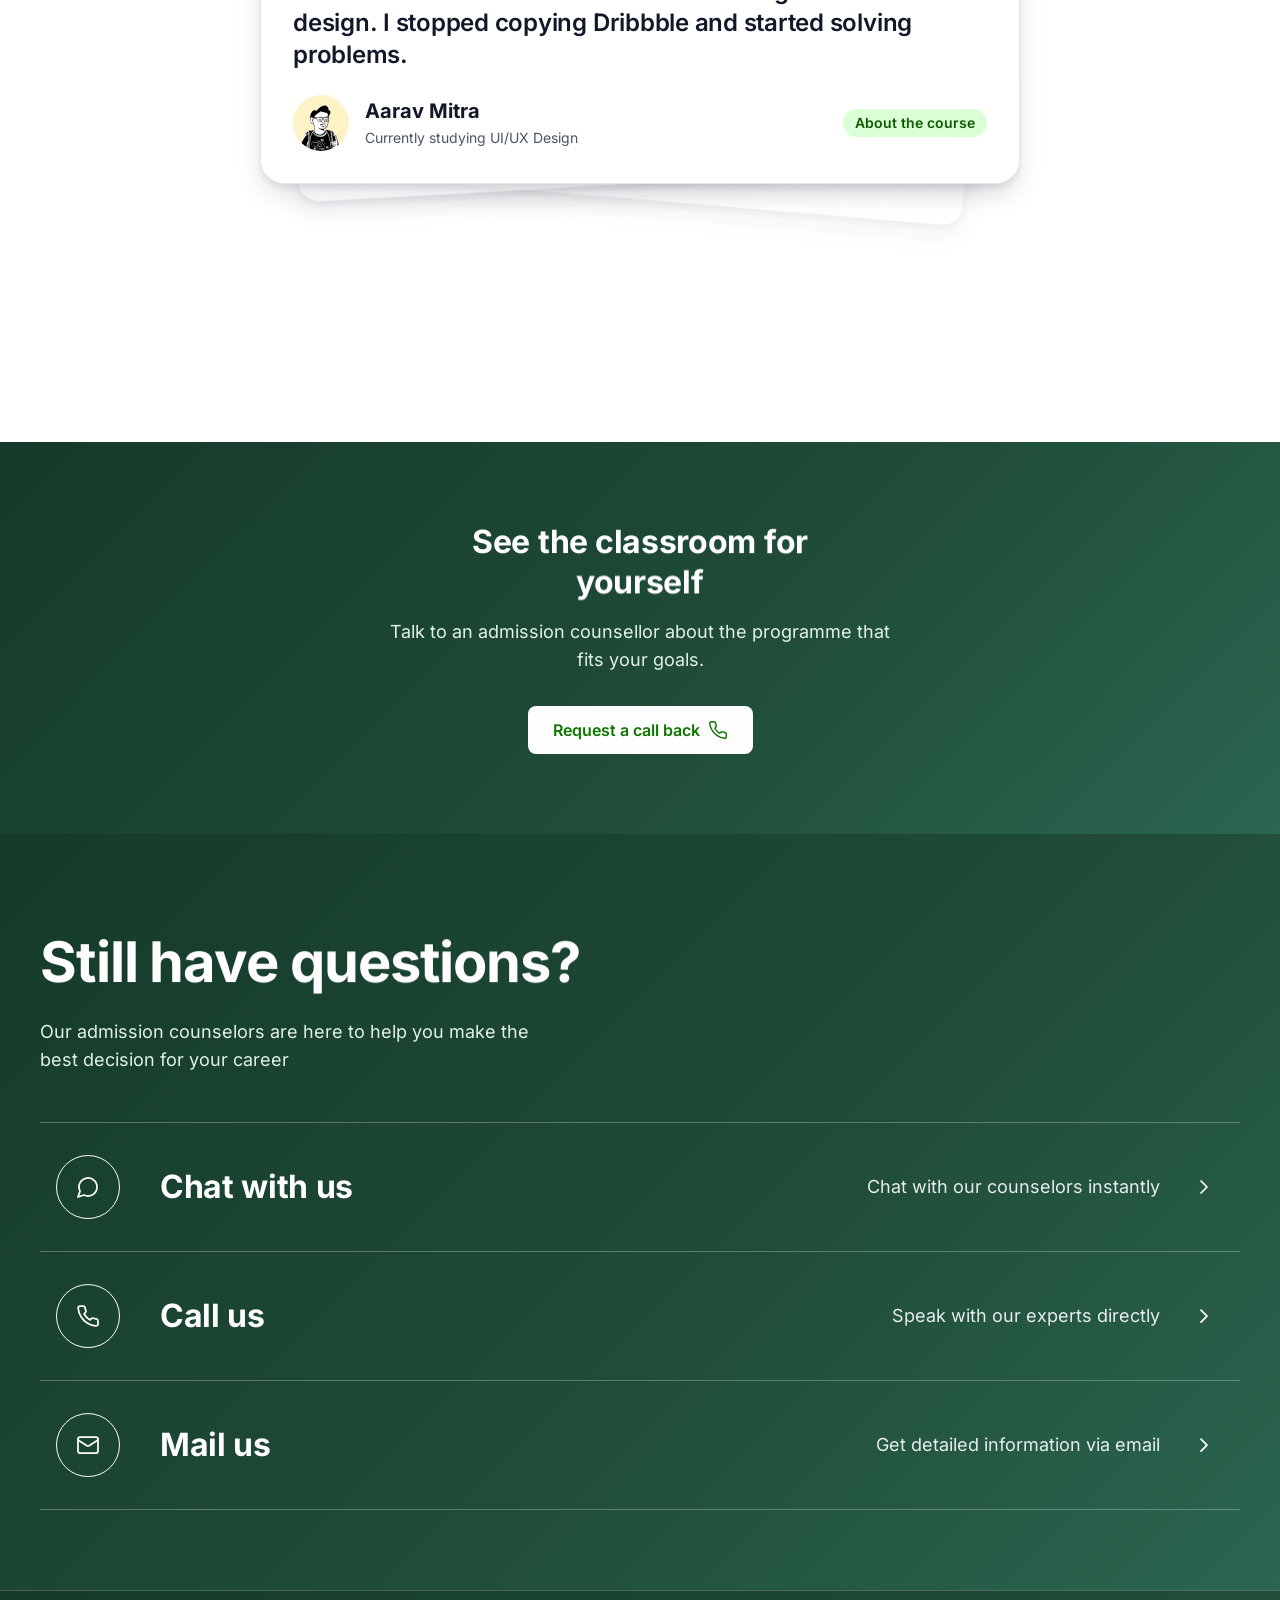
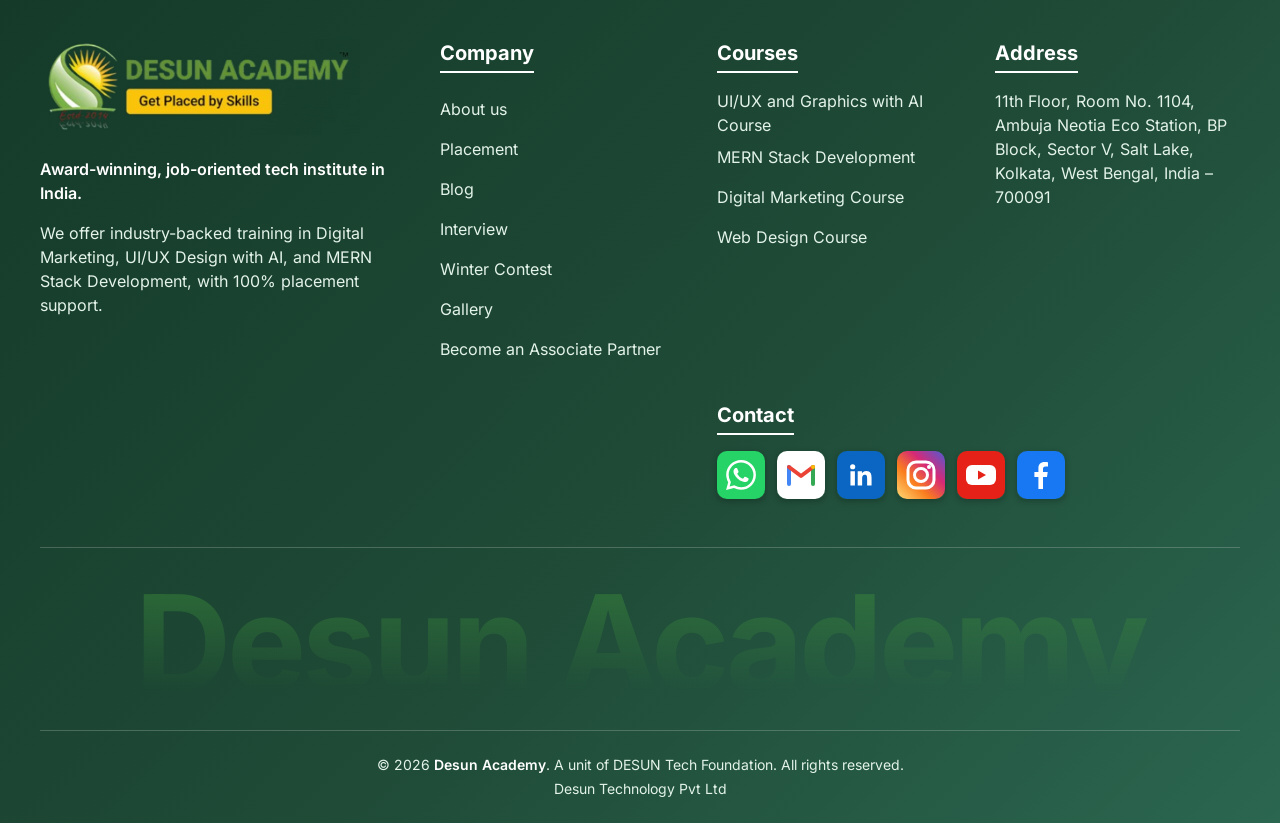
<file: site/testimonials.html>
<!DOCTYPE html>
<html lang="en" class="no-js">
<head>
  <meta charset="utf-8">
  <meta name="viewport" content="width=device-width, initial-scale=1">
  <title>Testimonials — Desun Academy</title>
  <meta name="description" content="Hear from students currently studying at Desun Academy about the course, the mentors and the academy.">
  <meta name="theme-color" content="#0F7600">
  <link rel="icon" href="assets/img/logo.jpg">
  <link rel="preload" href="assets/fonts/inter-latin-wght-normal.woff2" as="font" type="font/woff2" crossorigin>
  <link rel="stylesheet" href="css/style.css">
  <link rel="stylesheet" href="css/about.css">
  <link rel="stylesheet" href="css/courses.css">
  <link rel="stylesheet" href="css/success.css">
  <script>document.documentElement.classList.remove('no-js');document.documentElement.classList.add('a-js');</script>
</head>
<body class="page-about page-courses page-success page-testimonials" data-motion="custom">
<a class="skip-link" href="#main">Skip to content</a>

<!-- ======================= ICON SPRITE ======================= -->
<!-- ======================= ICON SPRITE (one library: Lucide-style outline, 1.75 stroke) ======================= -->
<svg width="0" height="0" style="position:absolute" aria-hidden="true" focusable="false">
  <defs>
    <symbol id="i-check" viewBox="0 0 24 24"><path d="M20 6 9 17l-5-5"/></symbol>
    <symbol id="i-plus" viewBox="0 0 24 24"><path d="M5 12h14"/><path d="M12 5v14"/></symbol>
    <symbol id="i-x" viewBox="0 0 24 24"><path d="M18 6 6 18"/><path d="m6 6 12 12"/></symbol>
    <symbol id="i-menu" viewBox="0 0 24 24"><line x1="4" x2="20" y1="12" y2="12"/><line x1="4" x2="20" y1="6" y2="6"/><line x1="4" x2="20" y1="18" y2="18"/></symbol>
    <symbol id="i-chev-l" viewBox="0 0 24 24"><path d="m15 18-6-6 6-6"/></symbol>
    <symbol id="i-chev-r" viewBox="0 0 24 24"><path d="m9 18 6-6-6-6"/></symbol>
    <symbol id="i-cap" viewBox="0 0 24 24"><path d="M21.42 10.922a1 1 0 0 0-.019-1.838L12.83 5.18a2 2 0 0 0-1.66 0L2.6 9.08a1 1 0 0 0 0 1.832l8.57 3.908a2 2 0 0 0 1.66 0z"/><path d="M22 10v6"/><path d="M6 12.5V16a6 3 0 0 0 12 0v-3.5"/></symbol>
    <symbol id="i-briefcase" viewBox="0 0 24 24"><path d="M16 20V4a2 2 0 0 0-2-2h-4a2 2 0 0 0-2 2v16"/><rect width="20" height="14" x="2" y="6" rx="2"/></symbol>
    <symbol id="i-repeat" viewBox="0 0 24 24"><path d="m17 2 4 4-4 4"/><path d="M3 11v-1a4 4 0 0 1 4-4h14"/><path d="m7 22-4-4 4-4"/><path d="M21 13v1a4 4 0 0 1-4 4H3"/></symbol>
    <symbol id="i-trend" viewBox="0 0 24 24"><polyline points="22 7 13.5 15.5 8.5 10.5 2 17"/><polyline points="16 7 22 7 22 13"/></symbol>
    <symbol id="i-rupee" viewBox="0 0 24 24"><path d="M6 3h12"/><path d="M6 8h12"/><path d="m6 13 8.5 8"/><path d="M6 13h3"/><path d="M9 13c6.667 0 6.667-10 0-10"/></symbol>
    <symbol id="i-vol-x" viewBox="0 0 24 24"><path d="M11 4.702a.705.705 0 0 0-1.203-.498L6.413 7.587A1.4 1.4 0 0 1 5.416 8H3a1 1 0 0 0-1 1v6a1 1 0 0 0 1 1h2.416a1.4 1.4 0 0 1 .997.413l3.383 3.384A.705.705 0 0 0 11 19.298z"/><line x1="22" x2="16" y1="9" y2="15"/><line x1="16" x2="22" y1="9" y2="15"/></symbol>
    <symbol id="i-vol-2" viewBox="0 0 24 24"><path d="M11 4.702a.705.705 0 0 0-1.203-.498L6.413 7.587A1.4 1.4 0 0 1 5.416 8H3a1 1 0 0 0-1 1v6a1 1 0 0 0 1 1h2.416a1.4 1.4 0 0 1 .997.413l3.383 3.384A.705.705 0 0 0 11 19.298z"/><path d="M16 9a5 5 0 0 1 0 6"/><path d="M19.364 18.364a9 9 0 0 0 0-12.728"/></symbol>
    <symbol id="i-pause" viewBox="0 0 24 24"><rect x="14" y="4" width="4" height="16" rx="1"/><rect x="6" y="4" width="4" height="16" rx="1"/></symbol>
    <symbol id="i-play" viewBox="0 0 24 24"><polygon points="6 3 20 12 6 21 6 3"/></symbol>
    <symbol id="i-book" viewBox="0 0 24 24"><path d="M12 7v14"/><path d="M3 18a1 1 0 0 1-1-1V4a1 1 0 0 1 1-1h5a4 4 0 0 1 4 4 4 4 0 0 1 4-4h5a1 1 0 0 1 1 1v13a1 1 0 0 1-1 1h-6a3 3 0 0 0-3 3 3 3 0 0 0-3-3z"/></symbol>
    <symbol id="i-pin" viewBox="0 0 24 24"><path d="M20 10c0 4.993-5.539 10.193-7.399 11.799a1 1 0 0 1-1.202 0C9.539 20.193 4 14.993 4 10a8 8 0 0 1 16 0"/><circle cx="12" cy="10" r="3"/></symbol>
    <symbol id="i-alert" viewBox="0 0 24 24"><circle cx="12" cy="12" r="10"/><line x1="12" x2="12" y1="8" y2="12"/><line x1="12" x2="12.01" y1="16" y2="16"/></symbol>
    <symbol id="i-lock" viewBox="0 0 24 24"><rect width="18" height="11" x="3" y="11" rx="2" ry="2"/><path d="M7 11V7a5 5 0 0 1 10 0v4"/></symbol>
    <symbol id="i-circle-check" viewBox="0 0 24 24"><circle cx="12" cy="12" r="10"/><path d="m9 12 2 2 4-4"/></symbol>
    <symbol id="i-phone" viewBox="0 0 24 24"><path d="M22 16.92v3a2 2 0 0 1-2.18 2 19.79 19.79 0 0 1-8.63-3.07 19.5 19.5 0 0 1-6-6 19.79 19.79 0 0 1-3.07-8.67A2 2 0 0 1 4.11 2h3a2 2 0 0 1 2 1.72 12.84 12.84 0 0 0 .7 2.81 2 2 0 0 1-.45 2.11L8.09 9.91a16 16 0 0 0 6 6l1.27-1.27a2 2 0 0 1 2.11-.45 12.84 12.84 0 0 0 2.81.7A2 2 0 0 1 22 16.92z"/></symbol>
    <symbol id="i-mail" viewBox="0 0 24 24"><rect width="20" height="16" x="2" y="4" rx="2"/><path d="m22 7-8.97 5.7a1.94 1.94 0 0 1-2.06 0L2 7"/></symbol>
    <symbol id="i-chat" viewBox="0 0 24 24"><path d="M7.9 20A9 9 0 1 0 4 16.1L2 22Z"/></symbol>
    <symbol id="i-instagram" viewBox="0 0 24 24"><rect width="20" height="20" x="2" y="2" rx="5" ry="5"/><path d="M16 11.37A4 4 0 1 1 12.63 8 4 4 0 0 1 16 11.37z"/><line x1="17.5" x2="17.51" y1="6.5" y2="6.5"/></symbol>
    <symbol id="i-youtube" viewBox="0 0 24 24"><path d="M2.5 17a24.12 24.12 0 0 1 0-10 2 2 0 0 1 1.4-1.4 49.56 49.56 0 0 1 16.2 0A2 2 0 0 1 21.5 7a24.12 24.12 0 0 1 0 10 2 2 0 0 1-1.4 1.4 49.55 49.55 0 0 1-16.2 0A2 2 0 0 1 2.5 17"/><path d="m10 15 5-3-5-3z"/></symbol>
    <symbol id="i-facebook" viewBox="0 0 24 24"><path d="M18 2h-3a5 5 0 0 0-5 5v3H7v4h3v8h4v-8h3l1-4h-4V7a1 1 0 0 1 1-1h3z"/></symbol>
    <symbol id="i-linkedin" viewBox="0 0 24 24"><path d="M16 8a6 6 0 0 1 6 6v7h-4v-7a2 2 0 0 0-2-2 2 2 0 0 0-2 2v7h-4v-7a6 6 0 0 1 6-6z"/><rect width="4" height="12" x="2" y="9"/><circle cx="4" cy="4" r="2"/></symbol>
  </defs>
</svg>

<header class="site-header" id="top">
  <div class="a-progress" aria-hidden="true"></div>
  <div class="container site-header__inner">
    <a class="brand" href="index.html" aria-label="Desun Academy — home"><img src="assets/img/logo.jpg" alt="Desun Academy" width="207" height="61"></a>
    <nav class="nav" aria-label="Primary">
      <ul class="nav__list">
        <li><a class="nav__link" href="about.html">About</a></li>
        <li><a class="nav__link" href="success.html">Success stories</a></li>
        <li><a class="nav__link" href="index.html#interviews">Interviews</a></li>
        <li><a class="nav__link" href="courses.html">Courses</a></li>
        <li><a class="nav__link" href="success.html#testimonials">Testimonials</a></li>
        <li><a class="nav__link" href="index.html#partners">Hire from us</a></li>
        <li><a class="nav__link" href="index.html#contact">Contact</a></li>
      </ul>
    </nav>
    <button class="btn btn--md header-cta" type="button" data-open-form="counselling">Book free counselling</button>
    <button class="menu-btn" type="button" aria-expanded="false" aria-controls="mobileNav" id="menuBtn">
      <svg class="icon icon--24" aria-hidden="true"><use href="#i-menu"/></svg><span>Menu</span>
    </button>
  </div>
  <div class="mobile-nav" id="mobileNav">
    <a class="mobile-nav__link" href="about.html">About</a>
    <a class="mobile-nav__link" href="success.html">Success stories</a>
    <a class="mobile-nav__link" href="index.html#interviews">Interviews</a>
    <a class="mobile-nav__link" href="courses.html">Courses</a>
    <a class="mobile-nav__link" href="success.html#testimonials">Testimonials</a>
    <a class="mobile-nav__link" href="index.html#partners">Hire from us</a>
    <a class="mobile-nav__link" href="index.html#contact">Contact</a>
    <button class="btn btn--block" type="button" data-open-form="counselling">Book free counselling</button>
  </div>
</header>
<nav class="c-rail" id="cRail" aria-label="Page sections"></nav>
<main id="main">
<!-- SAMPLE DATA NOTICE: names, departments and quotes on this page are placeholders for current students. Replace with real feedback and photos. -->
<section class="s-hero" id="top-hero" data-rail="Start" aria-labelledby="sTitle">
  <div class="container s-hero__inner">
    <div class="s-hero__copy">
      <p class="c-kicker"><span class="s-kick__l" aria-hidden="true"></span>Testimonials</p>
      <h1 class="display s-title" id="sTitle">Straight from our <span class="s-mark">classrooms</span>.</h1>
      <p class="s-lead">Feedback from students who are studying at Desun Academy right now, about the course and about the academy.</p>
      <div class="s-hero__cta"><a class="btn" href="#thread">Read their feedback</a><a class="btn btn--outline" href="success.html">See placed students</a></div>
    </div>
    <div class="s-cloud" aria-hidden="true"><span class="s-b" data-d="0.9" style="--sz:120px;left:8%;top:8%"><img src="assets/img/people/s-13.svg" alt="" width="120" height="120"></span><span class="s-b" data-d="0.5" style="--sz:96px;left:62%;top:2%"><img src="assets/img/people/s-15.svg" alt="" width="96" height="96"></span><span class="s-b" data-d="1.0" style="--sz:110px;left:70%;top:42%"><img src="assets/img/people/s-17.svg" alt="" width="110" height="110"></span><span class="s-b" data-d="0.4" style="--sz:84px;left:18%;top:56%"><img src="assets/img/people/s-14.svg" alt="" width="84" height="84"></span><span class="s-b" data-d="0.8" style="--sz:100px;left:44%;top:60%"><img src="assets/img/people/s-18.svg" alt="" width="100" height="100"></span><span class="s-b" data-d="0.3" style="--sz:72px;left:2%;top:34%"><img src="assets/img/people/s-16.svg" alt="" width="72" height="72"></span><span class="s-tag s-say" data-d="1.3" style="left:30%;top:20%">&ldquo;Real client briefs from week one.&rdquo;</span><span class="s-tag s-say" data-d="0.7" style="left:46%;top:84%">&ldquo;Mentors who reply, always.&rdquo;</span><span class="s-tag s-say" data-d="1.0" style="left:0;top:80%">&ldquo;Small batches. Big difference.&rdquo;</span></div>
  </div>
</section>

<section class="t-thread" id="thread" data-rail="Feedback" aria-labelledby="tTitle">
  <div class="container t-thread__grid">
    <div class="t-thread__head">
      <p class="c-kicker">Current students</p>
      <h2 class="h2" id="tTitle">What they say about the course and the academy</h2>
      <div class="s-filters t-filters" role="group" aria-label="Filter feedback">
        <button class="s-filter" type="button" data-f="all" aria-pressed="true">All feedback</button>
        <button class="s-filter" type="button" data-f="course" aria-pressed="false">About the course</button>
        <button class="s-filter" type="button" data-f="academy" aria-pressed="false">About the academy</button>
      </div>
      <p class="sr-only" id="tCount" aria-live="polite"></p>
    </div>
    <div class="t-thread__list" id="tList"><article class="t-msg t-msg--l" data-aspect="course"><img class="t-msg__av" src="assets/img/people/s-13.svg" alt="" width="56" height="56" loading="lazy"><div class="t-msg__col"><p class="t-msg__who"><b>Aarav Mitra</b> <span>Currently studying UI/UX Design</span></p><div class="t-msg__wrap"><span class="t-msg__typing" aria-hidden="true"><i></i><i></i><i></i></span><div class="t-msg__bubble"><p>The course starts from zero and never feels rushed. In month three I was already designing screens for a real client.</p><span class="s-chip s-chip--course">About the course</span></div></div></div></article><article class="t-msg t-msg--r" data-aspect="academy"><img class="t-msg__av" src="assets/img/people/s-14.svg" alt="" width="56" height="56" loading="lazy"><div class="t-msg__col"><p class="t-msg__who"><b>Pritha Sarkar</b> <span>Currently studying Digital Marketing</span></p><div class="t-msg__wrap"><span class="t-msg__typing" aria-hidden="true"><i></i><i></i><i></i></span><div class="t-msg__bubble"><p>The academy treats you like a professional from day one. Deadlines, reviews and honest feedback.</p><span class="s-chip s-chip--academy">About the academy</span></div></div></div></article><article class="t-msg t-msg--l" data-aspect="course"><img class="t-msg__av" src="assets/img/people/s-15.svg" alt="" width="56" height="56" loading="lazy"><div class="t-msg__col"><p class="t-msg__who"><b>Abhik Das</b> <span>Currently studying MERN Stack</span></p><div class="t-msg__wrap"><span class="t-msg__typing" aria-hidden="true"><i></i><i></i><i></i></span><div class="t-msg__bubble"><p>Every concept comes with a build. I understand the stack because I use it every day, not because I memorised it.</p><span class="s-chip s-chip--course">About the course</span></div></div></div></article><article class="t-msg t-msg--r" data-aspect="academy"><img class="t-msg__av" src="assets/img/people/s-16.svg" alt="" width="56" height="56" loading="lazy"><div class="t-msg__col"><p class="t-msg__who"><b>Trisha Nandi</b> <span>Currently studying HR</span></p><div class="t-msg__wrap"><span class="t-msg__typing" aria-hidden="true"><i></i><i></i><i></i></span><div class="t-msg__bubble"><p>Counsellors and mentors actually pick up the phone. That support keeps me going when I doubt myself.</p><span class="s-chip s-chip--academy">About the academy</span></div></div></div></article><article class="t-msg t-msg--l" data-aspect="course"><img class="t-msg__av" src="assets/img/people/s-17.svg" alt="" width="56" height="56" loading="lazy"><div class="t-msg__col"><p class="t-msg__who"><b>Nilay Pal</b> <span>Currently studying UI/UX Design</span></p><div class="t-msg__wrap"><span class="t-msg__typing" aria-hidden="true"><i></i><i></i><i></i></span><div class="t-msg__bubble"><p>Live projects, AI tools and portfolio reviews. The syllabus matches what companies ask for.</p><span class="s-chip s-chip--course">About the course</span></div></div></div></article><article class="t-msg t-msg--r" data-aspect="academy"><img class="t-msg__av" src="assets/img/people/s-18.svg" alt="" width="56" height="56" loading="lazy"><div class="t-msg__col"><p class="t-msg__who"><b>Mohona Basak</b> <span>Currently studying Digital Marketing</span></p><div class="t-msg__wrap"><span class="t-msg__typing" aria-hidden="true"><i></i><i></i><i></i></span><div class="t-msg__bubble"><p>Small batches and offline classes. Mentors know your name, so it feels like a studio, not a classroom.</p><span class="s-chip s-chip--academy">About the academy</span></div></div></div></article><article class="t-msg t-msg--l" data-aspect="course"><img class="t-msg__av" src="assets/img/people/s-19.svg" alt="" width="56" height="56" loading="lazy"><div class="t-msg__col"><p class="t-msg__who"><b>Soumya Dutta</b> <span>Currently studying MERN Stack</span></p><div class="t-msg__wrap"><span class="t-msg__typing" aria-hidden="true"><i></i><i></i><i></i></span><div class="t-msg__bubble"><p>Weekly code reviews are the best part. I get better every time someone reads my pull request.</p><span class="s-chip s-chip--course">About the course</span></div></div></div></article><article class="t-msg t-msg--r" data-aspect="academy"><img class="t-msg__av" src="assets/img/people/s-20.svg" alt="" width="56" height="56" loading="lazy"><div class="t-msg__col"><p class="t-msg__who"><b>Anwesha Roy</b> <span>Currently studying HR</span></p><div class="t-msg__wrap"><span class="t-msg__typing" aria-hidden="true"><i></i><i></i><i></i></span><div class="t-msg__bubble"><p>The campus in Sector V is a great place to learn. Everyone around you is serious about their career.</p><span class="s-chip s-chip--academy">About the academy</span></div></div></div></article></div>
  </div>
</section>

<section class="s-nums s-nums--one on-dark" id="numbers" data-rail="Rating" aria-label="Student satisfaction">
  <div class="container"><p class="s-nums__big"><b><span data-count="96">96</span>%</b><span>Positive feedback from students</span></p></div>
</section>

<section class="s-fb" id="more" data-rail="More" aria-labelledby="sFb">
  <div class="container"><p class="c-kicker c-center-k">More feedback</p><h2 class="h2 c-center" id="sFb">Kind words from current batches</h2></div>
  <div class="s-snip" aria-hidden="true"><ul class="s-snip__row"><li>Honest mentors, real projects.</li><li>Best decision after college.</li><li>Small batches. Big difference.</li><li>Placement support that stays.</li><li>Learning by building.</li><li>Mentors who reply, always.</li><li>My portfolio is already strong.</li><li>Offline classes keep me focused.</li><li>They believe in you early.</li><li>Every week I learn something new.</li><li>Honest mentors, real projects.</li><li>Best decision after college.</li><li>Small batches. Big difference.</li><li>Placement support that stays.</li><li>Learning by building.</li><li>Mentors who reply, always.</li><li>My portfolio is already strong.</li><li>Offline classes keep me focused.</li><li>They believe in you early.</li><li>Every week I learn something new.</li></ul><ul class="s-snip__row s-snip__row--r"><li>Mentors who reply, always.</li><li>My portfolio is already strong.</li><li>Offline classes keep me focused.</li><li>They believe in you early.</li><li>Every week I learn something new.</li><li>Honest mentors, real projects.</li><li>Best decision after college.</li><li>Small batches. Big difference.</li><li>Placement support that stays.</li><li>Learning by building.</li><li>Mentors who reply, always.</li><li>My portfolio is already strong.</li><li>Offline classes keep me focused.</li><li>They believe in you early.</li><li>Every week I learn something new.</li><li>Honest mentors, real projects.</li><li>Best decision after college.</li><li>Small batches. Big difference.</li><li>Placement support that stays.</li><li>Learning by building.</li></ul></div>
  <div class="container">
    <div class="s-deck" id="sDeck" role="region" aria-roledescription="carousel" aria-label="Student feedback">
      <div class="s-deck__stage" id="sStage"><article class="s-q" role="group" aria-roledescription="slide" aria-label="1 of 6"><span class="s-q__mark" aria-hidden="true">&ldquo;</span><p class="s-q__t">Real client briefs in the first semester changed how I see design. I stopped copying Dribbble and started solving problems.</p><footer class="s-q__f"><img src="assets/img/people/s-13.svg" alt="" width="56" height="56" loading="lazy"><span><b>Aarav Mitra</b><small>Currently studying UI/UX Design</small></span><span class="s-chip s-chip--course">About the course</span></footer></article><article class="s-q" role="group" aria-roledescription="slide" aria-label="2 of 6"><span class="s-q__mark" aria-hidden="true">&ldquo;</span><p class="s-q__t">I joined unsure. The counsellors gave me a clear plan and the team still checks in on how I am doing.</p><footer class="s-q__f"><img src="assets/img/people/s-14.svg" alt="" width="56" height="56" loading="lazy"><span><b>Pritha Sarkar</b><small>Currently studying Digital Marketing</small></span><span class="s-chip s-chip--academy">About the academy</span></footer></article><article class="s-q" role="group" aria-roledescription="slide" aria-label="3 of 6"><span class="s-q__mark" aria-hidden="true">&ldquo;</span><p class="s-q__t">The order of topics makes sense. By the time we reached the backend I could already build the frontend alone.</p><footer class="s-q__f"><img src="assets/img/people/s-15.svg" alt="" width="56" height="56" loading="lazy"><span><b>Abhik Das</b><small>Currently studying MERN Stack</small></span><span class="s-chip s-chip--course">About the course</span></footer></article><article class="s-q" role="group" aria-roledescription="slide" aria-label="4 of 6"><span class="s-q__mark" aria-hidden="true">&ldquo;</span><p class="s-q__t">Mock interviews with the placement team are tougher than real ones. That is exactly why they work.</p><footer class="s-q__f"><img src="assets/img/people/s-16.svg" alt="" width="56" height="56" loading="lazy"><span><b>Trisha Nandi</b><small>Currently studying HR</small></span><span class="s-chip s-chip--academy">About the academy</span></footer></article><article class="s-q" role="group" aria-roledescription="slide" aria-label="5 of 6"><span class="s-q__mark" aria-hidden="true">&ldquo;</span><p class="s-q__t">AI tools are part of the course, not an add-on. We learn when to use them and when not to.</p><footer class="s-q__f"><img src="assets/img/people/s-17.svg" alt="" width="56" height="56" loading="lazy"><span><b>Nilay Pal</b><small>Currently studying UI/UX Design</small></span><span class="s-chip s-chip--course">About the course</span></footer></article><article class="s-q" role="group" aria-roledescription="slide" aria-label="6 of 6"><span class="s-q__mark" aria-hidden="true">&ldquo;</span><p class="s-q__t">Everyone here wants you to place well. You can feel it in how seriously they take your portfolio.</p><footer class="s-q__f"><img src="assets/img/people/s-18.svg" alt="" width="56" height="56" loading="lazy"><span><b>Mohona Basak</b><small>Currently studying Digital Marketing</small></span><span class="s-chip s-chip--academy">About the academy</span></footer></article></div>
      <div class="s-deck__ctl">
        <button class="icon-btn" type="button" id="sPrev" aria-label="Previous feedback"><svg class="icon icon--24" aria-hidden="true"><use href="#i-chev-l"/></svg></button>
        <div class="s-dots" id="sDots"><button class="s-dot" type="button" aria-label="Show feedback 1"></button><button class="s-dot" type="button" aria-label="Show feedback 2"></button><button class="s-dot" type="button" aria-label="Show feedback 3"></button><button class="s-dot" type="button" aria-label="Show feedback 4"></button><button class="s-dot" type="button" aria-label="Show feedback 5"></button><button class="s-dot" type="button" aria-label="Show feedback 6"></button></div>
        <button class="icon-btn" type="button" id="sNext" aria-label="Next feedback"><svg class="icon icon--24" aria-hidden="true"><use href="#i-chev-r"/></svg></button>
        <button class="icon-btn s-play" type="button" id="sPlay" aria-label="Pause auto-advance" aria-pressed="false"><svg class="s-play__ring" viewBox="0 0 48 48" aria-hidden="true"><circle cx="24" cy="24" r="22" pathLength="100"/></svg><svg class="icon icon--24 s-play__p" aria-hidden="true"><use href="#i-pause"/></svg><svg class="icon icon--24 s-play__g" aria-hidden="true"><use href="#i-play"/></svg></button>
      </div>
    </div>
  </div>
</section>

<section class="c-cta on-dark" id="enrol" data-rail="Join" aria-labelledby="sCta">
  <div class="container s-cta">
    <h2 class="h2" id="sCta">See the classroom for yourself</h2>
    <p class="s-cta__p">Talk to an admission counsellor about the programme that fits your goals.</p>
    <button class="btn btn--inverse" type="button" data-open-form="counselling">Request a call back <svg class="icon icon--20" aria-hidden="true"><use href="#i-phone"/></svg></button>
  </div>
</section>

<section class="a-contact on-dark" id="contact" aria-labelledby="contactTitle">
  <div class="container">
    <h2 class="a-contact__h" id="contactTitle" data-split>Still have questions?</h2>
    <p class="a-contact__lede">Our admission counselors are here to help you make the best decision for your career</p>
    <div class="a-contact__list">
      <a class="a-call" id="ctChat" href="#" data-open-form="counselling" data-channel="whatsapp">
        <span class="a-call__ic"><svg class="icon icon--24" aria-hidden="true"><use href="#i-chat"/></svg></span>
        <span class="a-call__t">Chat with us</span><span class="a-call__d">Chat with our counselors instantly</span>
        <svg class="icon icon--24 a-call__arr" aria-hidden="true"><use href="#i-chev-r"/></svg>
      </a>
      <a class="a-call" id="ctCall" href="#" data-open-form="counselling" data-channel="phone">
        <span class="a-call__ic"><svg class="icon icon--24" aria-hidden="true"><use href="#i-phone"/></svg></span>
        <span class="a-call__t">Call us</span><span class="a-call__d">Speak with our experts directly</span>
        <svg class="icon icon--24 a-call__arr" aria-hidden="true"><use href="#i-chev-r"/></svg>
      </a>
      <a class="a-call" id="ctMail" href="#" data-open-form="counselling" data-channel="email">
        <span class="a-call__ic"><svg class="icon icon--24" aria-hidden="true"><use href="#i-mail"/></svg></span>
        <span class="a-call__t">Mail us</span><span class="a-call__d">Get detailed information via email</span>
        <svg class="icon icon--24 a-call__arr" aria-hidden="true"><use href="#i-chev-r"/></svg>
      </a>
    </div>
  </div>
</section>
</main>

<footer class="site-footer">
  <div class="container">
    <div class="footer-grid">
      <div class="footer-brand">
        <a class="footer-logo" href="#top" aria-label="Desun Academy, back to top"><img src="assets/img/logo-footer.png" alt="Desun Academy, get placed by skills" width="364" height="110"></a>
        <p class="footer-about"><strong>Award-winning, job-oriented tech institute in India.</strong></p>
        <p class="footer-about">We offer industry-backed training in Digital Marketing, UI/UX Design with AI, and MERN Stack Development, with 100% placement support.</p>
      </div>
      <nav class="footer-col" aria-label="Company">
        <h3>Company</h3>
        <ul>
          <li><a href="about.html">About us</a></li>
          <li><a href="index.html#success">Placement</a></li>
          <li><a href="#">Blog</a></li>
          <li><a href="index.html#interviews">Interview</a></li>
          <li><a href="#">Winter Contest</a></li>
          <li><a href="index.html#life">Gallery</a></li>
          <li><a href="index.html#partners">Become an Associate Partner</a></li>
        </ul>
      </nav>
      <div class="footer-col">
        <nav aria-label="Courses">
          <h3>Courses</h3>
          <ul>
            <li><a href="courses.html">UI/UX and Graphics with AI Course</a></li>
            <li><a href="index.html#programs">MERN Stack Development</a></li>
            <li><a href="index.html#programs">Digital Marketing Course</a></li>
            <li><a href="index.html#programs">Web Design Course</a></li>
          </ul>
        </nav>
      </div>
      <div class="footer-col footer-contact">
        <h3>Contact</h3>
        <!-- Social URLs are placeholders (the design shows icons only). -->
        <div class="socials"><a href="#" aria-label="WhatsApp" id="soWhatsapp"><svg viewBox="0 0 48 48" width="48" height="48" aria-hidden="true"><rect width="48" height="48" rx="10" fill="#25D366"/><g transform="translate(9 9) scale(1.25)" fill="#fff"><path d="M17.47 14.38c-.3-.15-1.76-.87-2.03-.97-.27-.1-.47-.15-.67.15-.2.3-.77.97-.94 1.17-.17.2-.35.22-.65.07-.3-.15-1.26-.46-2.39-1.48-.88-.79-1.48-1.76-1.65-2.06-.17-.3-.02-.46.13-.6.13-.13.3-.35.45-.52.15-.17.2-.3.3-.5.1-.2.05-.37-.03-.52-.07-.15-.67-1.61-.92-2.2-.24-.58-.49-.5-.67-.51h-.57c-.2 0-.52.07-.8.37-.27.3-1.04 1.02-1.04 2.48s1.07 2.88 1.21 3.07c.15.2 2.1 3.2 5.08 4.49.71.3 1.26.49 1.69.63.71.23 1.36.2 1.87.12.57-.09 1.76-.72 2-1.41.25-.7.25-1.29.17-1.41-.07-.12-.27-.2-.57-.35M12.05 21.78h-.01a9.87 9.87 0 0 1-5.03-1.38l-.36-.21-3.74.98 1-3.65-.24-.37a9.86 9.86 0 0 1-1.51-5.26c0-5.45 4.44-9.88 9.89-9.88 2.64 0 5.12 1.03 6.99 2.9a9.83 9.83 0 0 1 2.89 6.99c0 5.45-4.44 9.88-9.88 9.88M20.46 3.49A11.82 11.82 0 0 0 12.05 0C5.5 0 .16 5.34.16 11.89c0 2.1.55 4.14 1.59 5.95L.06 24l6.3-1.65a11.88 11.88 0 0 0 5.68 1.45h.01c6.55 0 11.89-5.34 11.89-11.89 0-3.18-1.24-6.17-3.48-8.42"/></g></svg></a><a href="#" aria-label="Email" id="soMail"><svg viewBox="0 0 48 48" width="48" height="48" aria-hidden="true"><rect width="48" height="48" rx="10" fill="#fff"/><g fill="none" stroke-linecap="round" stroke-linejoin="round"><path d="M12 33V16" stroke="#4285F4" stroke-width="4"/><path d="M36 33V16" stroke="#34A853" stroke-width="4"/><path d="M12 16l12 9 12-9" stroke="#EA4335" stroke-width="4"/><path d="M36 16v0" stroke="#FBBC04" stroke-width="4"/></g></svg></a><a href="#" aria-label="LinkedIn"><svg viewBox="0 0 48 48" width="48" height="48" aria-hidden="true"><rect width="48" height="48" rx="10" fill="#0A66C2"/><g transform="translate(9 9) scale(1.25)" fill="#fff"><path d="M20.45 20.45h-3.55v-5.57c0-1.33-.03-3.04-1.85-3.04-1.85 0-2.14 1.45-2.14 2.94v5.67H9.35V9h3.41v1.56h.05c.48-.9 1.64-1.85 3.37-1.85 3.6 0 4.27 2.37 4.27 5.46v6.28zM5.34 7.43a2.06 2.06 0 1 1 0-4.13 2.06 2.06 0 0 1 0 4.13zm1.78 13.02H3.56V9h3.56v11.45z"/></g></svg></a><a href="#" aria-label="Instagram"><svg viewBox="0 0 48 48" width="48" height="48" aria-hidden="true"><defs><linearGradient id="igg" x1="0" y1="1" x2="1" y2="0"><stop offset="0" stop-color="#FEDA75"/><stop offset=".35" stop-color="#FA7E1E"/><stop offset=".65" stop-color="#D62976"/><stop offset="1" stop-color="#4F5BD5"/></linearGradient></defs><rect width="48" height="48" rx="10" fill="url(#igg)"/><g fill="none" stroke="#fff" stroke-width="3"><rect x="11" y="11" width="26" height="26" rx="8"/><circle cx="24" cy="24" r="6.5"/></g><circle cx="32" cy="16" r="2" fill="#fff"/></svg></a><a href="#" aria-label="YouTube"><svg viewBox="0 0 48 48" width="48" height="48" aria-hidden="true"><rect width="48" height="48" rx="10" fill="#E62117"/><rect x="9" y="14" width="30" height="20" rx="6" fill="#fff"/><path d="M21 19.5v9l8-4.5z" fill="#E62117"/></svg></a><a href="#" aria-label="Facebook"><svg viewBox="0 0 48 48" width="48" height="48" aria-hidden="true"><rect width="48" height="48" rx="10" fill="#1877F2"/><path d="M26 38V26h4l.7-5H26v-3c0-1.4.5-2.4 2.5-2.4H31v-4.4c-.4 0-1.9-.2-3.6-.2-3.6 0-6 2.2-6 6.2V21h-4v5h4v12h4.6z" fill="#fff"/></svg></a></div>
      </div>
      <div class="footer-col">
        <h3>Address</h3>
        <address>11th Floor, Room No. 1104, Ambuja Neotia Eco Station, BP Block, Sector V, Salt Lake, Kolkata, West Bengal, India &ndash; 700091</address>
      </div>
    </div>
    <div class="footer-wordmark" aria-hidden="true">Desun Academy</div>
    <div class="footer-bottom">
      <p>&copy; <span id="year">2026</span> <strong>Desun Academy</strong>. A unit of DESUN Tech Foundation. All rights reserved.</p>
      <p>Desun Technology Pvt Ltd</p>
    </div>
  </div>
</footer>

<!-- ======================= COUNSELLING MODAL ======================= -->
<dialog class="modal" id="formModal" aria-labelledby="formTitle">
  <div class="modal__inner">
    <div class="modal__head">
      <div>
        <h2 class="modal__title" id="formTitle">Book a free counselling session</h2>
        <p class="modal__desc" id="formDesc">Share your details and a counsellor will call you to plan your career path.</p>
      </div>
      <button class="modal__close" type="button" data-close-form aria-label="Close"><svg class="icon icon--24" aria-hidden="true"><use href="#i-x"/></svg></button>
    </div>

    <form class="modal__form" id="counsellingForm" novalidate>
      <div class="form-grid">
        <div class="field">
          <label for="fName">Full name</label>
          <input id="fName" name="name" type="text" autocomplete="name" placeholder="e.g. Riya Sen" required aria-describedby="eName">
          <p class="field__error" id="eName"><svg class="icon icon--16" aria-hidden="true"><use href="#i-alert"/></svg><span>Enter your full name</span></p>
        </div>
        <div class="field">
          <label for="fPhone">Mobile number</label>
          <input id="fPhone" name="phone" type="tel" inputmode="numeric" autocomplete="tel-national" placeholder="10-digit mobile number" required aria-describedby="ePhone">
          <p class="field__error" id="ePhone"><svg class="icon icon--16" aria-hidden="true"><use href="#i-alert"/></svg><span>Enter a 10-digit mobile number</span></p>
        </div>
        <div class="field">
          <label for="fEmail">Email <span class="opt">(optional)</span></label>
          <input id="fEmail" name="email" type="email" autocomplete="email" placeholder="name@example.com" aria-describedby="eEmail">
          <p class="field__error" id="eEmail"><svg class="icon icon--16" aria-hidden="true"><use href="#i-alert"/></svg><span>Enter a valid email address, like name@example.com</span></p>
        </div>
        <div class="field">
          <label for="fProgram">Program you&rsquo;re interested in</label>
          <select id="fProgram" name="program" required aria-describedby="eProgram"></select>
          <p class="field__error" id="eProgram"><svg class="icon icon--16" aria-hidden="true"><use href="#i-alert"/></svg><span>Choose a program</span></p>
        </div>
      </div>
      <div class="modal__actions">
        <button class="btn btn--block" type="submit" id="formSubmit"><span class="btn__label">Book free session</span></button>
        <button class="btn btn--text btn--block" type="button" data-close-form>Cancel</button>
      </div>
    </form>

    <div class="modal__success" id="formSuccess" role="status">
      <span class="icon-circle"><svg class="icon" aria-hidden="true"><use href="#i-circle-check"/></svg></span>
      <h2 class="modal__title" id="successTitleModal">Thank you</h2>
      <p class="modal__desc" id="successDesc"></p>
      <button class="btn btn--block" type="button" data-close-form id="successClose">Done</button>
    </div>
  </div>
</dialog>

<script src="assets/js/vendor/gsap.min.js"></script>
<script src="assets/js/vendor/ScrollTrigger.min.js"></script>
<script src="js/script.js" defer></script>
<script src="js/success.js" defer></script>
<script src="js/testimonials.js" defer></script>
</body>
</html>
</file>
<file: site/css/style.css>
/* ==========================================================================
   DESUN ACADEMY — HOME PAGE
   Built to the Desun "UI Design Rulebook v2": every value comes from a token.
   Spacing: 4 8 12 16 20 24 32 40 48 64 80 96 · Radius: 8 / 12 / 24 / pill
   Type: Inter, weights 400 / 600 / 700 only · One brand colour (green)
   ========================================================================== */

/* ---------- Fonts (self-hosted Inter variable) ---------- */
@font-face {
  font-family: "Inter";
  src: url("../assets/fonts/inter-latin-wght-normal.woff2") format("woff2");
  font-weight: 100 900;
  font-style: normal;
  font-display: swap;
  unicode-range: U+0000-00FF, U+0131, U+0152-0153, U+02BB-02BC, U+02C6, U+02DA, U+02DC, U+2000-206F, U+2074, U+20AC, U+2122, U+2191, U+2193, U+2212, U+2215, U+FEFF, U+FFFD;
}
@font-face {
  font-family: "Inter";
  src: url("../assets/fonts/inter-latin-ext-wght-normal.woff2") format("woff2");
  font-weight: 100 900;
  font-style: normal;
  font-display: swap;
  unicode-range: U+0100-02BA, U+02BD-02C5, U+02C7-02CC, U+02CE-02D7, U+02DD-02FF, U+0304, U+0308, U+0329, U+1D00-1DBF, U+1E00-1E9F, U+1EF2-1EFF, U+2020, U+20A0-20AB, U+20AD-20C0, U+2113, U+2C60-2C7F, U+A720-A7FF;
}

/* ---------- Tokens ---------- */
:root {
  /* spacing */
  --s-1: 4px;  --s-2: 8px;  --s-3: 12px; --s-4: 16px; --s-5: 20px; --s-6: 24px;
  --s-8: 32px; --s-10: 40px; --s-12: 48px; --s-16: 64px; --s-20: 80px; --s-24: 96px;

  /* radius */
  --r-sm: 8px;      /* buttons, inputs */
  --r-md: 12px;     /* cards, images */
  --r-xl: 24px;     /* hero panels, modal, large media */
  --r-full: 999px;  /* chips, avatars, icon buttons */

  /* neutrals (rulebook palette) */
  --bg: #F5F6F8;
  --surface: #FFFFFF;
  --surface-muted: #F3F4F6;
  --border: #E5E7EB;
  --border-strong: #D1D5DB;
  --text: #111827;
  --text-2: #4B5563;
  --text-3: #6B7280;       /* white surfaces only */
  --text-disabled: #9CA3AF;

  /* brand green — hue kept from the original design */
  --green-900: #153A29;    /* dark band start */
  --green-800: #22513C;
  --green-700: #0F7600;    /* headings, links, text on white (5.8:1) */
  --green-600: #2F8100;    /* primary button, white text 4.9:1 */
  --green-700-hover: #0B5F00;
  --green-600-hover: #266B00;
  --green-500: #2CAC0F;    /* decorative only (large numerals, icons) */
  --green-100: #DAFFD6;
  --green-50:  #F0FFEE;
  --green-border: #BDEBB6;
  --on-dark: #FFFFFF;
  --on-dark-2: #E3F3EA;    /* secondary text on dark green, ≥ 7:1 */
  --dark-grad: linear-gradient(135deg, #153A29 0%, #1F4B37 55%, #2B6650 100%);

  /* semantic */
  --error: #DC2626; --error-on-tint: #B91C1C; --error-tint: #FEE2E2;
  --success: #15803D; --success-tint: #DCFCE7;

  /* elevation */
  --shadow-1: 0 1px 2px rgba(16, 24, 40, .06), 0 4px 12px rgba(16, 24, 40, .06);
  --shadow-2: 0 4px 6px rgba(16, 24, 40, .08), 0 12px 24px rgba(16, 24, 40, .10);
  --shadow-3: 0 20px 40px rgba(16, 24, 40, .16);

  /* type — mobile first (rulebook scale) */
  --fs-display: 32px; --lh-display: 40px;
  --fs-h2: 24px;      --lh-h2: 32px;
  --fs-h3: 20px;      --lh-h3: 28px;
  --fs-title: 16px;   --lh-title: 24px;
  --fs-body-l: 16px;  --lh-body-l: 24px;
  --fs-body: 14px;    --lh-body: 20px;

  --header-h: 64px;
  --container: 1200px;
  --ease-out: cubic-bezier(.22, .61, .36, 1);
}
@media (min-width: 600px) {
  :root { --header-h: 72px; }
}
@media (min-width: 1024px) {
  :root {
    --fs-display: 56px; --lh-display: 64px;
    --fs-h2: 32px;      --lh-h2: 40px;
    --fs-h3: 24px;      --lh-h3: 32px;
    --fs-title: 20px;   --lh-title: 28px;
    --fs-body-l: 18px;  --lh-body-l: 28px;
    --fs-body: 16px;    --lh-body: 24px;
  }
}

/* ---------- Base ---------- */
*, *::before, *::after { box-sizing: border-box; }
html { scroll-behavior: smooth; scroll-padding-top: calc(var(--header-h) + var(--s-4)); -webkit-text-size-adjust: 100%; }
body {
  margin: 0; background: var(--bg); color: var(--text);
  font-family: "Inter", system-ui, -apple-system, "Segoe UI", Roboto, sans-serif;
  font-size: 16px; line-height: 24px; font-weight: 400;
  -webkit-font-smoothing: antialiased; text-rendering: optimizeLegibility;
  overflow-x: hidden;
}
img, video, iframe, svg { display: block; max-width: 100%; }
img { height: auto; }
h1, h2, h3, h4, p, ul, ol, figure, blockquote { margin: 0; }
ul, ol { padding: 0; list-style: none; }
a { color: var(--green-700); text-decoration: none; }
button { font: inherit; color: inherit; cursor: pointer; }
:focus-visible { outline: 2px solid var(--green-600); outline-offset: 2px; border-radius: var(--r-sm); }
.on-dark :focus-visible, .site-footer :focus-visible { outline-color: #FFFFFF; }

.icon { width: 20px; height: 20px; flex: none; fill: none; stroke: currentColor; stroke-width: 1.75; stroke-linecap: round; stroke-linejoin: round; }
.icon--24 { width: 24px; height: 24px; }
.icon--16 { width: 16px; height: 16px; }
.sr-only { position: absolute; width: 1px; height: 1px; padding: 0; margin: -1px; overflow: hidden; clip: rect(0,0,0,0); white-space: nowrap; border: 0; }
.skip-link { position: absolute; left: var(--s-4); top: -64px; z-index: 200; background: var(--surface); color: var(--text); padding: var(--s-3) var(--s-4); border-radius: var(--r-sm); box-shadow: var(--shadow-2); font-weight: 600; transition: top .15s var(--ease-out); }
.skip-link:focus { top: var(--s-4); }

/* ---------- Type roles ---------- */
.display { font-size: var(--fs-display); line-height: var(--lh-display); font-weight: 700; letter-spacing: -0.02em; }
.h2 { font-size: var(--fs-h2); line-height: var(--lh-h2); font-weight: 700; letter-spacing: -0.01em; color: var(--green-700); }
.h3 { font-size: var(--fs-h3); line-height: var(--lh-h3); font-weight: 700; letter-spacing: -0.01em; }
.title { font-size: var(--fs-title); line-height: var(--lh-title); font-weight: 600; }
.body-l { font-size: var(--fs-body-l); line-height: var(--lh-body-l); }
.body { font-size: var(--fs-body); line-height: var(--lh-body); }
.label { font-size: 14px; line-height: 20px; font-weight: 600; }
.caption { font-size: 12px; line-height: 16px; font-weight: 400; }
.overline { font-size: 12px; line-height: 16px; font-weight: 600; letter-spacing: .08em; text-transform: uppercase; color: var(--text-2); }
.muted { color: var(--text-2); }
.text-center { text-align: center; }

/* ---------- Layout ---------- */
.container { width: 100%; max-width: calc(var(--container) + var(--s-8) * 2); margin-inline: auto; padding-inline: var(--s-4); }
@media (min-width: 600px) { .container { padding-inline: var(--s-6); } }
@media (min-width: 1024px) { .container { padding-inline: var(--s-8); } }

.section { padding-block: var(--s-6); }
@media (min-width: 600px)  { .section { padding-block: var(--s-8); } }
@media (min-width: 1024px) { .section { padding-block: var(--s-12); } }

.section-head { display: flex; flex-direction: column; align-items: center; gap: var(--s-2); text-align: center; margin-bottom: var(--s-6); }
.section-head .lede { max-width: 65ch; color: var(--text-2); font-size: var(--fs-body-l); line-height: var(--lh-body-l); }
.section-head .h2 { max-width: 24ch; }
.section-head--wide .h2 { max-width: 32ch; }

/* ---------- Buttons ---------- */
.btn {
  --h: 48px; --px: 24px;
  display: inline-flex; align-items: center; justify-content: center; gap: var(--s-2);
  min-height: var(--h); padding: 0 var(--px); min-width: 88px;
  border-radius: var(--r-sm); border: 1px solid transparent;
  font-size: 16px; line-height: 20px; font-weight: 600; text-align: center; white-space: nowrap;
  background: var(--green-600); color: #fff;
  transition: background-color .15s var(--ease-out), border-color .15s var(--ease-out), color .15s var(--ease-out), transform .1s var(--ease-out);
}
.btn:hover { background: var(--green-600-hover); }
.btn:active { background: #1F5800; transform: translateY(1px); }
.btn--md { --h: 40px; --px: 16px; font-size: 14px; }
.btn--block { width: 100%; }
.btn--outline { background: transparent; color: var(--green-700); border-color: var(--green-600); }
.btn--outline:hover { background: var(--green-50); }
.btn--outline:active { background: var(--green-100); }
.btn--text { background: transparent; color: var(--green-700); padding-inline: var(--s-2); min-width: 0; }
.btn--text:hover { background: var(--green-50); }
.btn--inverse { background: #fff; color: var(--green-700); }
.btn--inverse:hover { background: var(--green-50); }
.btn--inverse:active { background: var(--green-100); }
.btn--outline-inverse { background: transparent; color: #fff; border-color: rgba(255,255,255,.8); }
.btn--outline-inverse:hover { background: rgba(255,255,255,.12); }
.btn[disabled], .btn[aria-disabled="true"] { background: var(--border); color: var(--text-disabled); border-color: transparent; box-shadow: none; cursor: not-allowed; transform: none; }
.btn.is-loading { pointer-events: none; }
.btn .spinner { width: 20px; height: 20px; border-radius: 50%; border: 2px solid currentColor; border-right-color: transparent; animation: spin .7s linear infinite; }
@keyframes spin { to { transform: rotate(360deg); } }

.icon-btn { display: inline-grid; place-items: center; width: 48px; height: 48px; border-radius: var(--r-full); border: 1px solid var(--border-strong); background: var(--surface); color: var(--text); transition: background-color .15s var(--ease-out), border-color .15s var(--ease-out); }
.icon-btn:hover { background: var(--green-50); border-color: var(--green-600); color: var(--green-700); }
.icon-btn[disabled] { color: var(--text-disabled); background: var(--border); cursor: not-allowed; }

/* ---------- Cards ---------- */
.card { background: var(--surface); border-radius: var(--r-md); box-shadow: var(--shadow-1); padding: var(--s-4); }
@media (min-width: 1024px) { .card { padding: var(--s-6); } }

/* ---------- Reveal on scroll (opacity + transform only, 400ms) ---------- */
.reveal { opacity: 0; transform: translateY(16px); transition: opacity .4s var(--ease-out), transform .4s var(--ease-out); transition-delay: var(--d, 0ms); }
.reveal.is-in { opacity: 1; transform: none; }
.no-js .reveal { opacity: 1; transform: none; }

/* ==========================================================================
   HEADER
   ========================================================================== */
.site-header { position: sticky; top: 0; z-index: 100; height: var(--header-h); background: rgba(255,255,255,.94); backdrop-filter: saturate(160%) blur(12px); -webkit-backdrop-filter: saturate(160%) blur(12px); border-bottom: 1px solid var(--border); transition: box-shadow .2s var(--ease-out); }
.site-header.is-scrolled { box-shadow: var(--shadow-2); }
.site-header__inner { height: 100%; display: flex; align-items: center; justify-content: space-between; gap: var(--s-4); }
.brand img { height: 40px; width: auto; }
@media (min-width: 600px) { .brand img { height: 48px; } }
.nav { display: none; }
.nav__list { display: flex; align-items: center; gap: var(--s-1); }
.nav__link { display: inline-flex; align-items: center; min-height: 40px; padding: 0 var(--s-3); border-radius: var(--r-sm); color: var(--text); font-size: 14px; line-height: 20px; font-weight: 600; position: relative; transition: color .15s var(--ease-out), background-color .15s var(--ease-out); }
.nav__link:hover { background: var(--green-50); color: var(--green-700); }
.nav__link.is-active { color: var(--green-700); }
.nav__link.is-active::after { content: ""; position: absolute; left: var(--s-3); right: var(--s-3); bottom: var(--s-1); height: 2px; background: var(--green-600); border-radius: 2px; }
.header-cta { display: none; }
.menu-btn { display: inline-flex; align-items: center; gap: var(--s-2); min-height: 48px; padding: 0 var(--s-3); border: 1px solid var(--border-strong); border-radius: var(--r-sm); background: var(--surface); font-size: 14px; line-height: 20px; font-weight: 600; }
.mobile-nav { position: absolute; left: 0; right: 0; top: 100%; background: var(--surface); border-bottom: 1px solid var(--border); box-shadow: var(--shadow-2); padding: var(--s-2) var(--s-4) var(--s-4); display: none; }
.mobile-nav.is-open { display: block; }
.mobile-nav a.mobile-nav__link { display: flex; align-items: center; min-height: 48px; color: var(--text); font-weight: 600; border-bottom: 1px solid var(--border); }
.mobile-nav .btn { margin-top: var(--s-4); }
@media (min-width: 1024px) {
  .nav { display: block; }
  .header-cta { display: inline-flex; }
  .menu-btn, .mobile-nav { display: none !important; }
}

/* ==========================================================================
   HERO
   ========================================================================== */
.hero { position: relative; padding-block: var(--s-8) var(--s-6); background:
    linear-gradient(var(--border) 1px, transparent 1px) 0 0 / 48px 48px,
    linear-gradient(90deg, var(--border) 1px, transparent 1px) 0 0 / 48px 48px,
    var(--bg);
  background-blend-mode: normal; }
.hero::before { content: ""; position: absolute; inset: 0; background: radial-gradient(ellipse at 50% 30%, rgba(245,246,248,0) 0%, var(--bg) 75%); pointer-events: none; }
.hero > .container { position: relative; }
.hero__intro { display: flex; flex-direction: column; align-items: center; gap: var(--s-3); text-align: center; margin-bottom: var(--s-8); }
.hero__kicker { color: var(--green-700); font-size: var(--fs-body-l); line-height: var(--lh-body-l); font-weight: 600; }
.hero__title { color: var(--green-700); }
.hero__title > span { display: block; }
.hero__benefits { display: flex; flex-wrap: wrap; justify-content: center; gap: var(--s-2) var(--s-6); max-width: 880px; color: var(--text-2); font-size: var(--fs-body-l); line-height: var(--lh-body-l); }
.hero__benefits li { display: inline-flex; align-items: center; gap: var(--s-2); }
.hero__benefits strong { color: var(--text); font-weight: 600; }
.hero__benefits .icon { color: var(--green-600); }
.rotator { color: var(--text-2); font-size: var(--fs-body-l); line-height: var(--lh-body-l); min-height: var(--lh-body-l); }
.rotator strong { color: var(--green-700); font-weight: 700; }
.rotator__caret { display: inline-block; width: 2px; height: 1em; margin-left: 2px; vertical-align: -2px; background: var(--green-600); animation: blink 1s steps(1) infinite; }
@keyframes blink { 50% { opacity: 0; } }

.hero__grid { display: grid; gap: var(--s-6); grid-template-columns: 1fr; align-items: stretch; }
.hero__center { display: flex; flex-direction: column; align-items: center; justify-content: center; gap: var(--s-6); order: -1; }
.recognised { display: flex; flex-direction: column; align-items: center; gap: var(--s-3); }
.recognised__label { color: var(--text-2); }
.recognised__logos { display: flex; align-items: center; justify-content: center; flex-wrap: wrap; gap: var(--s-4) var(--s-6); }
.recognised__logos img { height: 40px; width: auto; }
.stats { display: grid; grid-template-columns: 1fr; gap: var(--s-4); width: 100%; margin-top: auto; align-items: end; }
@media (min-width: 600px) { .stats { grid-template-columns: repeat(3, 1fr); } .stat:nth-child(odd) { min-height: 296px; } .stat:nth-child(2) { min-height: 208px; } }
.stat { position: relative; overflow: hidden; display: flex; flex-direction: column; gap: var(--s-1); padding: var(--s-4); background: linear-gradient(160deg, #F6FFF4 0%, var(--green-100) 55%, #BFF0B6 100%); border: 1px solid var(--green-border); border-radius: var(--r-md); min-height: 128px; box-shadow: var(--shadow-1); }
.stat::before { content: ""; position: absolute; left: var(--s-4); top: 0; width: 40px; height: 4px; border-radius: 0 0 4px 4px; background: var(--green-600); transition: width .35s var(--ease-out); }
.stat:hover::before { width: calc(100% - var(--s-8)); }
.stat__label { font-size: 14px; line-height: 20px; font-weight: 600; color: var(--text-2); }
.stat:nth-child(odd) .stat__label { margin-top: var(--s-4); }
.stat__value { font-size: clamp(32px, 3.4vw, 44px); line-height: 1.1; font-weight: 700; color: var(--green-700); font-variant-numeric: tabular-nums; }
.stat__icon { position: absolute; right: calc(var(--s-3) * -1); bottom: calc(var(--s-3) * -1); width: 132px; height: 132px; color: var(--green-600); opacity: .38; stroke-width: 1.5; transition: transform .4s var(--ease-out), opacity .3s var(--ease-out); }
.stat:hover .stat__icon { transform: translate(4px, -6px) scale(1.08); opacity: .9; }
.stat__avatars { display: flex; margin-bottom: var(--s-2); }
.stat__avatars img { width: 32px; height: 32px; border-radius: var(--r-full); border: 2px solid #fff; object-fit: cover; margin-left: -8px; }
.stat__avatars img:first-child { margin-left: 0; }

.reel { position: relative; aspect-ratio: 9 / 16; border-radius: var(--r-xl); overflow: hidden; background: var(--green-900); box-shadow: var(--shadow-2); width: min(100%, 320px); margin-inline: auto; }
.reel video, .reel img.reel__poster { position: absolute; inset: 0; width: 100%; height: 100%; object-fit: cover; }
.reel__link { position: absolute; left: var(--s-3); right: var(--s-3); bottom: var(--s-3); display: none; align-items: center; justify-content: center; min-height: 40px; padding: 0 var(--s-4); border-radius: var(--r-sm); background: rgba(17, 24, 39, .85); color: #fff; font-size: 14px; line-height: 20px; font-weight: 600; }
.reel.is-failed .reel__link { display: inline-flex; }
.reel--right { display: none; }
@media (min-width: 600px) { .reel--right { display: block; } .hero__grid { grid-template-columns: 1fr 1fr; } .hero__center { grid-column: 1 / -1; } }
@media (min-width: 1024px) {
  .hero__grid { grid-template-columns: repeat(12, 1fr); gap: var(--s-6); }
  .reel { grid-column: span 3; width: 100%; }
  .hero__center { grid-column: span 6; order: 0; }
  .reel--left { order: -1; }
}
@media (min-width: 600px) and (max-width: 1023px) { .reel--left { order: 1; } .reel--right { order: 1; } }

/* ==========================================================================
   PARTNERS + VIDEO
   ========================================================================== */
.partners { padding-block: var(--s-6) var(--s-6); }
@media (min-width: 1024px) { .partners { padding-block: var(--s-12) var(--s-6); } }
.partners .h2 em { font-style: normal; color: var(--green-600); }
.marquee { overflow: hidden; -webkit-mask-image: linear-gradient(90deg, transparent, #000 10%, #000 90%, transparent); mask-image: linear-gradient(90deg, transparent, #000 10%, #000 90%, transparent); }
.marquee + .marquee { margin-top: var(--s-4); }
.marquee__track { --gap: var(--s-12); display: flex; width: max-content; gap: var(--gap); animation: marquee var(--dur, 40s) linear infinite; padding-block: var(--s-2); }
.marquee--reverse .marquee__track { animation-direction: reverse; }
.marquee:hover .marquee__track, .marquee:focus-within .marquee__track, .marquee.is-paused .marquee__track { animation-play-state: paused; }
@keyframes marquee { to { transform: translateX(calc(-50% - var(--gap) / 2)); } }
.partner-logo { height: 40px; width: auto; max-width: 144px; object-fit: contain; }

.video-wrap { margin-top: var(--s-8); }
.video-frame { position: relative; aspect-ratio: 16 / 9; border-radius: var(--r-xl); overflow: hidden; background: #111827 center / cover no-repeat; box-shadow: var(--shadow-2); max-width: 1000px; margin-inline: auto; }
.video-frame iframe { position: absolute; inset: 0; width: 100%; height: 100%; border: 0; }
.video-frame__controls { position: absolute; right: var(--s-3); bottom: var(--s-3); display: flex; gap: var(--s-2); z-index: 2; }
.pill-btn { display: inline-flex; align-items: center; gap: var(--s-2); min-height: 44px; padding: 0 var(--s-4); border-radius: var(--r-full); border: 0; background: rgba(17, 24, 39, .85); color: #fff; font-size: 14px; line-height: 20px; font-weight: 600; transition: background-color .15s var(--ease-out); }
.pill-btn:hover { background: #111827; }
.video-frame .is-static-play { position: absolute; inset: 0; display: none; place-items: center; background: rgba(17,24,39,.35); border: 0; }
.video-frame.needs-click .is-static-play { display: grid; }

/* ==========================================================================
   SUCCESS STORIES — pinned stage, scroll-driven
   ========================================================================== */
.stories { padding-bottom: 0; }
.stories__head { padding-bottom: var(--s-2); }
.stories__scroll { position: relative; height: calc(100svh - var(--header-h) + 160vh); }
.stories__stage { position: sticky; top: var(--header-h); height: calc(100svh - var(--header-h)); overflow: hidden; }
.stories__inner { position: relative; height: 100%; max-width: calc(var(--container) + var(--s-8) * 2); margin-inline: auto; padding-inline: var(--s-4); display: grid; grid-template-columns: 1fr; grid-template-rows: auto auto auto; align-content: center; justify-items: center; gap: var(--s-4); }
.track { display: contents; }
.part { opacity: 0; will-change: transform, opacity; width: 100%; max-width: 420px; }
.part.is-active { pointer-events: auto; }
.part--meta { grid-row: 1; grid-column: 1; display: flex; align-items: center; justify-content: center; gap: var(--s-4); }
.part--text { grid-row: 3; grid-column: 1; }
.story-media { grid-row: 2; grid-column: 1; position: relative; height: min(38svh, 360px); aspect-ratio: 4 / 5; border-radius: var(--r-md); overflow: hidden; background: var(--surface-muted); box-shadow: var(--shadow-2); }
.story-media__layer { position: absolute; inset: 0; will-change: clip-path, transform; }
.story-media__layer img { width: 100%; height: 100%; object-fit: cover; }
.story-num { font-size: 72px; line-height: 1; font-weight: 700; letter-spacing: -0.04em; background: linear-gradient(135deg, var(--green-500), #1A7F0F 70%); -webkit-background-clip: text; background-clip: text; color: transparent; font-variant-numeric: tabular-nums; }
.story-company { display: flex; flex-direction: column; gap: var(--s-1); }
.story-company .caption { color: var(--text-2); font-weight: 600; letter-spacing: .04em; }
.logo-chip { display: inline-flex; align-items: center; justify-content: center; height: 56px; padding: 0 var(--s-4); background: var(--surface); border: 1px solid var(--border); border-radius: var(--r-md); box-shadow: var(--shadow-1); }
.logo-chip img { height: 32px; width: auto; max-width: 160px; object-fit: contain; }
.story-text .h3 { color: var(--green-700); }
.story-text__role { margin-top: var(--s-1); font-size: 14px; line-height: 20px; font-weight: 600; color: var(--text); }
.story-text p { margin-top: var(--s-3); color: var(--text-2); font-size: 16px; line-height: 24px; }

@media (min-width: 1024px) {
  .stories__inner { display: block; padding-inline: var(--s-8); --media-w: min(340px, 26vw, calc((100svh - var(--header-h) - var(--s-12)) * .8)); }
  .story-media { position: absolute; left: 50%; top: 50%; height: auto; width: var(--media-w); transform: translate(-50%, -50%); }
  .track { display: block; position: absolute; top: 0; bottom: 0; width: calc((100% - var(--media-w)) / 2 - var(--s-12) - var(--s-8)); }
  .track--left { left: var(--s-8); }
  .track--right { right: var(--s-8); }
  .part { position: absolute; left: 0; right: 0; top: 50%; max-width: none; }
  .part--meta { display: block; }
  .part--meta .story-num { font-size: clamp(96px, 12vw, 176px); }
  .part--meta .story-company { margin-top: var(--s-4); align-items: flex-start; }
  .track--right .part--meta { text-align: right; }
  .track--right .part--meta .story-company { align-items: flex-end; }
  .logo-chip { height: 72px; padding: 0 var(--s-6); }
  .logo-chip img { height: 40px; max-width: 200px; }
}

/* ---------- CTA band ---------- */
.cta-band { display: flex; flex-direction: column; gap: var(--s-4); align-items: flex-start; padding: var(--s-4); background: var(--green-50); border: 1px solid var(--green-border); border-radius: var(--r-md); }
.cta-band__copy { max-width: 65ch; }
.cta-band__copy .title { color: var(--text); }
.cta-band__copy p { margin-top: var(--s-1); color: var(--text-2); font-size: var(--fs-body); line-height: var(--lh-body); }
.cta-band .btn { width: 100%; }
@media (min-width: 600px) { .cta-band { flex-direction: row; align-items: center; justify-content: space-between; padding: var(--s-6); gap: var(--s-6); } .cta-band .btn { width: auto; flex: none; } }

/* ==========================================================================
   SPREAD GALLERIES (podcast + awards)
   ========================================================================== */
.spread-item { will-change: transform; transform-origin: 50% 50%; }
.podcast-grid { display: grid; grid-template-columns: 1fr; gap: var(--s-4); }
.pod { position: relative; aspect-ratio: 21 / 10; border-radius: var(--r-md); overflow: hidden; background: var(--surface-muted); box-shadow: var(--shadow-1); display: block; }
.pod img { width: 100%; height: 100%; object-fit: cover; object-position: var(--pos, 50% 50%); }
@media (min-width: 600px) {
  .podcast-grid { grid-template-columns: repeat(6, 1fr); gap: var(--s-4); }
  .pod { grid-column: span 2; }
  .pod:nth-child(n+4) { grid-column: span 3; }
}
@media (min-width: 1024px) { .podcast-grid { gap: var(--s-6); } }

.awards { padding-block: var(--s-8); }
.awards__stage { position: relative; display: flex; flex-direction: column; gap: var(--s-6); }
.awards__text { display: flex; flex-direction: column; align-items: center; gap: var(--s-3); text-align: center; max-width: 520px; margin-inline: auto; }
.awards__text p { color: var(--text-2); font-size: var(--fs-body-l); line-height: var(--lh-body-l); }
.awards__items { display: grid; grid-template-columns: repeat(2, 1fr); gap: var(--s-4); }
.cert { background: var(--surface); border: 8px solid #111827; border-radius: var(--r-md); overflow: hidden; box-shadow: var(--shadow-2); aspect-ratio: var(--ar, 4 / 3); }
.cert img { width: 100%; height: 100%; object-fit: cover; object-position: var(--pos, 50% 50%); }
@media (min-width: 1024px) {
  .awards { padding-block: var(--s-12); }
  .awards__stage { display: block; height: 640px; }
  .awards__text { position: absolute; left: 50%; top: 50%; transform: translate(-50%, -50%); width: 100%; padding-top: var(--s-6); }
  .awards__items { position: absolute; inset: 0; display: block; }
  .cert { position: absolute; }
  .cert--e { --ar: 1.75; width: 360px; left: 50%; top: 0; margin-left: -180px; }
  .cert--a { --ar: .735; width: 200px; left: 0; top: 168px; }
  .cert--d { --ar: 1.05; width: 232px; right: 0; top: 136px; }
  .cert--b { --ar: 1.37; width: 264px; left: 20%; bottom: 0; }
  .cert--c { --ar: 1.37; width: 264px; right: 20%; bottom: 0; }
}

/* ==========================================================================
   PROGRAMS
   ========================================================================== */
.programs-card { background: var(--surface); border: 1px solid var(--border); border-radius: var(--r-xl); padding: var(--s-4); box-shadow: var(--shadow-1); }
@media (min-width: 1024px) { .programs-card { padding: var(--s-6); } }
.segmented { display: grid; grid-template-columns: repeat(2, 1fr); gap: var(--s-1); padding: var(--s-1); background: var(--green-900); border-radius: var(--r-md); }
@media (min-width: 600px) { .segmented { grid-template-columns: repeat(4, 1fr); } }
.segmented button { min-height: 48px; padding: 0 var(--s-4); border: 0; border-radius: var(--r-sm); background: transparent; color: var(--on-dark-2); font-size: 14px; line-height: 20px; font-weight: 600; letter-spacing: .02em; transition: background-color .15s var(--ease-out), color .15s var(--ease-out); }
.segmented button:hover { background: rgba(255,255,255,.1); color: #fff; }
.segmented button[aria-selected="true"] { background: #fff; color: var(--green-700); }
.segmented button:focus-visible { outline-color: #fff; }
.programs-body { display: grid; grid-template-columns: 1fr; gap: var(--s-4); margin-top: var(--s-4); }
@media (min-width: 1024px) { .programs-body { grid-template-columns: repeat(12, 1fr); gap: var(--s-6); margin-top: var(--s-6); } .programs-list { grid-column: span 3; } .program-panel { grid-column: span 9; } }
.programs-list { display: flex; flex-direction: row; flex-wrap: wrap; gap: var(--s-2); padding: var(--s-2); background: var(--surface-muted); border-radius: var(--r-md); align-self: start; }
@media (min-width: 1024px) { .programs-list { flex-direction: column; flex-wrap: nowrap; } }
.programs-list button { display: flex; align-items: center; min-height: 48px; padding: 0 var(--s-4); border: 1px solid transparent; border-radius: var(--r-sm); background: transparent; color: var(--text-2); font-size: 16px; line-height: 24px; font-weight: 600; text-align: left; position: relative; flex: 1 1 auto; }
@media (min-width: 1024px) { .programs-list button { flex: none; } }
.programs-list button:hover { background: rgba(255,255,255,.7); color: var(--text); }
.programs-list button[aria-selected="true"] { background: var(--surface); color: var(--text); border-color: var(--border); box-shadow: var(--shadow-1); }
.programs-list button[aria-selected="true"]::before { content: ""; position: absolute; left: 0; top: var(--s-2); bottom: var(--s-2); width: 3px; border-radius: 3px; background: var(--green-600); }

.program-panel { position: relative; overflow: hidden; background: var(--dark-grad); color: var(--on-dark); border-radius: var(--r-xl); padding: var(--s-6) var(--s-4); }
@media (min-width: 600px) { .program-panel { padding: var(--s-8); } }
.program-panel__eyebrow { display: inline-flex; align-items: center; gap: var(--s-2); color: var(--on-dark-2); font-size: 14px; line-height: 20px; font-weight: 600; }
.program-panel__top { display: flex; flex-direction: column; gap: var(--s-4); margin-top: var(--s-3); }
@media (min-width: 600px) { .program-panel__top { flex-direction: row; justify-content: space-between; align-items: flex-start; } }
.program-panel__title { font-size: var(--fs-h3); line-height: var(--lh-h3); font-weight: 700; letter-spacing: -0.01em; max-width: 24ch; }
.program-meta { display: flex; gap: var(--s-4); flex: none; }
.program-meta__item { display: flex; flex-direction: column; gap: var(--s-1); }
.program-meta__item + .program-meta__item { padding-left: var(--s-4); border-left: 1px solid rgba(255,255,255,.3); }
.program-meta__value { font-size: var(--fs-h3); line-height: var(--lh-h3); font-weight: 700; font-variant-numeric: tabular-nums; }
.program-meta__label { font-size: 12px; line-height: 16px; color: var(--on-dark-2); }
.program-points { display: grid; gap: var(--s-2); margin-top: var(--s-4); }
.program-points li { display: flex; align-items: flex-start; gap: var(--s-3); font-size: 16px; line-height: 24px; }
.program-points .icon { margin-top: 2px; color: #9BE88E; }
.program-learn { margin-top: var(--s-6); }
.program-learn__title { font-size: var(--fs-title); line-height: var(--lh-title); font-weight: 700; }
.learn-list { margin-top: var(--s-3); display: grid; gap: 0; }
.learn-item { display: grid; gap: var(--s-1); padding-block: var(--s-4); border-top: 1px solid rgba(255,255,255,.18); }
@media (min-width: 1024px) { .learn-item { grid-template-columns: 240px 1fr; gap: var(--s-6); } }
.learn-item__t { font-size: 16px; line-height: 24px; font-weight: 600; }
.learn-item__d { font-size: 14px; line-height: 20px; color: var(--on-dark-2); max-width: 65ch; }
@media (min-width: 1024px) { .learn-item__d { font-size: 16px; line-height: 24px; } }
.program-tools { padding-top: var(--s-4); border-top: 1px solid rgba(255,255,255,.18); font-size: 14px; line-height: 20px; color: var(--on-dark-2); }
.program-tools strong { color: #fff; font-weight: 600; }
.program-actions { display: flex; flex-direction: column; gap: var(--s-3); margin-top: var(--s-6); }
@media (min-width: 600px) { .program-actions { flex-direction: row; } }
.program-actions .btn { flex: 1 1 0; }

/* gated content: blurred until the counselling form is submitted */
.gated-wrap { position: relative; }
.is-gated { transition: filter .45s var(--ease-out), opacity .45s var(--ease-out); }
.program-panel.is-locked .is-gated { filter: blur(7px); opacity: .7; user-select: none; pointer-events: none; }
.gate { display: none; }
.program-panel.is-locked .gate { display: flex; position: absolute; left: 0; right: 0; bottom: 0; top: var(--gate-top, 96px); align-items: center; justify-content: center; padding: var(--s-4); background: linear-gradient(180deg, rgba(21,58,41,0) 0%, rgba(21,58,41,.6) 45%, rgba(21,58,41,.9) 100%); z-index: 2; }
.gate__card { width: min(100%, 420px); text-align: center; display: flex; flex-direction: column; align-items: center; gap: var(--s-3); padding: var(--s-6); background: var(--surface); color: var(--text); border-radius: var(--r-md); box-shadow: var(--shadow-3); }
.gate__card .icon-circle { display: grid; place-items: center; width: 48px; height: 48px; border-radius: var(--r-full); background: var(--green-50); color: var(--green-700); }
.gate__card .title { color: var(--text); }
.gate__card p { color: var(--text-2); font-size: 14px; line-height: 20px; max-width: 36ch; }
.program-panel.is-locked .program-learn { min-height: 440px; }

/* ==========================================================================
   MENTORS (single auto-scrolling row)
   ========================================================================== */
.mentor-row { overflow: hidden; -webkit-mask-image: linear-gradient(90deg, transparent, #000 4%, #000 96%, transparent); mask-image: linear-gradient(90deg, transparent, #000 4%, #000 96%, transparent); }
.mentor-row .marquee__track { --gap: var(--s-6); padding-block: var(--s-4); }
.mentor { flex: none; width: 240px; background: var(--surface); border-radius: var(--r-md); box-shadow: var(--shadow-1); overflow: hidden; display: flex; flex-direction: column; }
.mentor__photo { aspect-ratio: 1 / 1; background: var(--surface-muted); }
.mentor__photo img { width: 100%; height: 100%; object-fit: cover; }
.mentor__body { display: flex; align-items: center; justify-content: space-between; gap: var(--s-2); padding: var(--s-4); }
.mentor__name { font-size: 16px; line-height: 24px; font-weight: 600; color: var(--text); }
.mentor__role { font-size: 14px; line-height: 20px; color: var(--text-2); }
.mentor__link { display: inline-grid; place-items: center; width: 44px; height: 44px; flex: none; border-radius: var(--r-full); color: var(--green-700); border: 1px solid var(--border-strong); background: var(--surface); }
.mentor__link:hover { background: var(--green-50); border-color: var(--green-600); }
.chip { display: inline-flex; align-items: center; min-height: 32px; padding: 0 var(--s-4); border: 1px solid var(--green-600); border-radius: var(--r-full); color: var(--green-700); background: var(--surface); font-size: 12px; line-height: 16px; font-weight: 600; letter-spacing: .08em; text-transform: uppercase; }

/* ==========================================================================
   TESTIMONIALS
   ========================================================================== */
.carousel { position: relative; }
.carousel__viewport { display: flex; gap: var(--s-4); overflow-x: auto; scroll-snap-type: x mandatory; scroll-padding-inline: var(--s-4); padding: var(--s-2) var(--s-4) var(--s-4); margin-inline: calc(var(--s-4) * -1); scrollbar-width: none; -webkit-overflow-scrolling: touch; }
.carousel__viewport::-webkit-scrollbar { display: none; }
.testi { flex: none; width: 220px; aspect-ratio: 9 / 16; scroll-snap-align: start; border-radius: var(--r-md); overflow: hidden; background: #111827; box-shadow: var(--shadow-1); }
.testi img { width: 100%; height: 100%; object-fit: cover; }
.carousel__nav { display: flex; justify-content: center; gap: var(--s-3); margin-top: var(--s-4); }
@media (min-width: 1024px) { .testi { width: 232px; } .carousel__viewport { gap: var(--s-6); } }

/* ==========================================================================
   LIFE AT DESUN
   ========================================================================== */
.life-grid { display: grid; grid-template-columns: 1fr; gap: var(--s-4); }
@media (min-width: 600px) { .life-grid { grid-template-columns: 1fr 1fr; gap: var(--s-6); } }
.life-photo { aspect-ratio: 1 / 1; border-radius: var(--r-md); overflow: hidden; box-shadow: var(--shadow-1); background: var(--surface-muted); }
.life-photo img { width: 100%; height: 100%; object-fit: cover; }

/* ==========================================================================
   WHO CAN JOIN
   ========================================================================== */
.join-grid { display: grid; grid-template-columns: 1fr; gap: var(--s-4); }
@media (min-width: 1024px) { .join-grid { grid-template-columns: repeat(3, 1fr); gap: var(--s-6); } }
.join-card { display: flex; flex-direction: column; background: var(--surface); border-radius: var(--r-md); box-shadow: var(--shadow-1); overflow: hidden; }
.join-card__head { display: flex; flex-direction: column; gap: var(--s-2); padding: var(--s-4); background: var(--dark-grad); color: #fff; }
@media (min-width: 1024px) { .join-card__head { padding: var(--s-6); } }
.join-card__title { display: flex; align-items: center; gap: var(--s-3); font-size: var(--fs-h3); line-height: var(--lh-h3); font-weight: 700; }
.join-card__title .icon-circle { display: grid; place-items: center; width: 40px; height: 40px; border-radius: var(--r-full); border: 1px solid rgba(255,255,255,.6); }
.join-card__head p { color: var(--on-dark-2); font-size: 14px; line-height: 20px; }
.join-card__body { display: flex; flex-direction: column; flex: 1; gap: var(--s-4); padding: var(--s-4); }
@media (min-width: 1024px) { .join-card__body { padding: var(--s-6); } }
.join-card__body .title { color: var(--text); }
.feature-list { display: grid; gap: var(--s-3); }
.feature-list li { display: flex; align-items: center; gap: var(--s-3); font-size: 16px; line-height: 24px; color: var(--text); }
.feature-list .icon { color: var(--green-600); }
.join-card__body .btn { margin-top: auto; }

/* ==========================================================================
   LOCATION
   ========================================================================== */
.map-card { border-radius: var(--r-md); overflow: hidden; box-shadow: var(--shadow-1); background: var(--surface); }
.map-card iframe { width: 100%; height: 320px; border: 0; }
@media (min-width: 1024px) { .map-card iframe { height: 480px; } }
.map-card__foot { display: flex; flex-direction: column; gap: var(--s-3); padding: var(--s-4); }
.map-card__addr { display: flex; align-items: flex-start; gap: var(--s-3); color: var(--text-2); font-size: 16px; line-height: 24px; max-width: 65ch; }
.map-card__addr .icon { color: var(--green-700); margin-top: 2px; }
@media (min-width: 600px) { .map-card__foot { flex-direction: row; align-items: center; justify-content: space-between; padding: var(--s-6); } }

/* ==========================================================================
   FAQ
   ========================================================================== */
.faq { width: 100%; background: var(--surface); border-radius: var(--r-md); box-shadow: var(--shadow-1); padding: var(--s-2) var(--s-4); }
@media (min-width: 1024px) { .faq { padding: var(--s-2) var(--s-6); } }
.faq__item + .faq__item { border-top: 1px solid var(--border); }
.faq__q { width: 100%; display: flex; align-items: center; justify-content: space-between; gap: var(--s-4); min-height: 64px; padding: var(--s-3) 0; border: 0; background: transparent; text-align: left; font-size: var(--fs-title); line-height: var(--lh-title); font-weight: 600; color: var(--text); }
.faq__q:hover { color: var(--green-700); }
.faq__icon { display: grid; place-items: center; width: 44px; height: 44px; flex: none; border-radius: var(--r-full); color: var(--green-700); transition: transform .2s var(--ease-out), background-color .15s var(--ease-out); }
.faq__q:hover .faq__icon { background: var(--green-50); }
.faq__q[aria-expanded="true"] .faq__icon { transform: rotate(45deg); }
.faq__a { display: grid; grid-template-rows: 0fr; transition: grid-template-rows .25s var(--ease-out); }
.faq__a > div { overflow: hidden; }
.faq__a p { padding: 0 var(--s-12) var(--s-4) 0; color: var(--text-2); font-size: 16px; line-height: 24px; max-width: 75ch; }
.faq__q[aria-expanded="true"] + .faq__a { grid-template-rows: 1fr; }

/* ==========================================================================
   CONTACT
   ========================================================================== */
.contact-card { background: var(--surface); border-radius: var(--r-xl); box-shadow: var(--shadow-1); padding: var(--s-6) var(--s-4); text-align: center; }
@media (min-width: 1024px) { .contact-card { padding: var(--s-12) var(--s-8); } }
.contact-card .h2 { color: var(--text); }
.contact-card .lede { margin: var(--s-2) auto 0; max-width: 56ch; color: var(--text-2); font-size: var(--fs-body-l); line-height: var(--lh-body-l); }
.contact-grid { display: grid; grid-template-columns: 1fr; gap: var(--s-4); margin-top: var(--s-8); text-align: left; }
@media (min-width: 600px) { .contact-grid { grid-template-columns: repeat(3, 1fr); gap: var(--s-6); } }
.contact-tile { display: flex; flex-direction: column; align-items: flex-start; gap: var(--s-2); padding: var(--s-4); border: 1px solid var(--border); border-radius: var(--r-md); color: var(--text); background: var(--surface); transition: border-color .15s var(--ease-out), background-color .15s var(--ease-out); min-height: 64px; width: 100%; text-align: left; }
.contact-tile:hover { border-color: var(--green-600); background: var(--green-50); }
.contact-tile .icon-circle { display: grid; place-items: center; width: 48px; height: 48px; border-radius: var(--r-full); background: var(--green-100); color: var(--green-700); margin-bottom: var(--s-1); }
.contact-tile .title { color: var(--text); }
.contact-tile p { font-size: 14px; line-height: 20px; color: var(--text-2); }
.contact-tile .contact-tile__cta { margin-top: var(--s-1); font-size: 14px; line-height: 20px; font-weight: 600; color: var(--green-700); }

/* ==========================================================================
   FOOTER
   ========================================================================== */
.site-footer { position: relative; overflow: hidden; margin-top: var(--s-12); background: var(--dark-grad); color: var(--on-dark-2); padding-block: var(--s-12) var(--s-6); }
.footer-grid { display: grid; grid-template-columns: 1fr; gap: var(--s-10); }
@media (min-width: 600px) { .footer-grid { grid-template-columns: repeat(2, 1fr); } }
@media (min-width: 1024px) { .footer-grid { grid-template-columns: 1.5fr 1fr 1fr 1fr; gap: var(--s-8); } }
.footer-logo { display: inline-block; }
.footer-logo img { width: min(100%, 320px); height: auto; transition: transform .35s var(--ease-out); }
.footer-logo:hover img { transform: scale(1.03); }
.footer-about { margin-top: var(--s-4); max-width: 44ch; font-size: 16px; line-height: 24px; color: var(--on-dark-2); }
.footer-about strong { color: #fff; font-weight: 600; }
.footer-col h3 { display: inline-block; font-size: var(--fs-title); line-height: var(--lh-title); font-weight: 700; color: #fff; margin-bottom: var(--s-4); padding-bottom: var(--s-1); border-bottom: 2px solid #fff; }
@media (min-width: 1024px) { .footer-contact { grid-column: 3 / 5; grid-row: 2; } }
.footer-col ul { display: grid; gap: 0; }
.footer-col li a { position: relative; display: inline-flex; align-items: center; min-height: 40px; color: var(--on-dark-2); font-size: 16px; line-height: 24px; transition: color .2s var(--ease-out), transform .25s var(--ease-out); }
.footer-col li a::after { content: ""; position: absolute; left: 0; right: 0; bottom: 6px; height: 1px; background: #fff; scale: 0 1; transform-origin: left; transition: scale .3s var(--ease-out); }
.footer-col li a:hover { color: #fff; transform: translateX(6px); }
.footer-col li a:hover::after { scale: 1 1; }
.footer-col address { font-style: normal; font-size: 16px; line-height: 24px; color: var(--on-dark-2); max-width: 28ch; }
.socials { display: flex; flex-wrap: wrap; gap: var(--s-3); }
.socials a { display: block; width: 48px; height: 48px; border-radius: var(--r-sm); transition: transform .3s var(--ease-spring, cubic-bezier(.34,1.56,.64,1)), box-shadow .25s var(--ease-out); box-shadow: 0 2px 6px rgba(0,0,0,.25); }
.socials a svg { display: block; }
.socials a:hover { transform: translateY(-5px) rotate(-6deg) scale(1.08); box-shadow: 0 10px 20px rgba(0,0,0,.35); }
.socials a:active { transform: translateY(0) scale(.92); box-shadow: 0 1px 3px rgba(0,0,0,.3); transition-duration: .1s; }
.footer-wordmark { margin-top: var(--s-12); padding-top: var(--s-8); border-top: 1px solid rgba(255,255,255,.2); text-align: center; font-size: clamp(44px, 10.4vw, 140px); line-height: .95; font-weight: 700; letter-spacing: -0.03em; white-space: nowrap; overflow: hidden; color: transparent; background: linear-gradient(180deg, rgba(60,140,60,.7) 0%, rgba(60,140,60,.35) 45%, transparent 90%); -webkit-background-clip: text; background-clip: text; user-select: none; }
.footer-bottom { margin-top: var(--s-6); padding-top: var(--s-6); border-top: 1px solid rgba(255,255,255,.2); display: flex; flex-direction: column; align-items: center; text-align: center; gap: var(--s-1); font-size: 14px; line-height: 20px; }
.footer-bottom strong { color: #fff; font-weight: 600; }

/* ==========================================================================
   MODAL (counselling form)
   ========================================================================== */
dialog.modal { width: min(calc(100% - var(--s-8)), 480px); max-height: calc(100svh - var(--s-8)); padding: 0; border: 0; border-radius: var(--r-xl); background: var(--surface); color: var(--text); box-shadow: var(--shadow-3); overflow: auto; }
dialog.modal::backdrop { background: rgba(17, 24, 39, .5); }
dialog.modal[open] { animation: modal-in .25s var(--ease-out); }
@keyframes modal-in { from { opacity: 0; transform: translateY(12px) scale(.98); } to { opacity: 1; transform: none; } }
.modal__inner { padding: var(--s-6); display: flex; flex-direction: column; gap: var(--s-4); }
.modal__head { display: flex; align-items: flex-start; justify-content: space-between; gap: var(--s-4); }
.modal__title { font-size: var(--fs-h3); line-height: var(--lh-h3); font-weight: 700; color: var(--text); }
.modal__desc { margin-top: var(--s-1); color: var(--text-2); font-size: 14px; line-height: 20px; }
.modal__close { margin: calc(var(--s-2) * -1) calc(var(--s-2) * -1) 0 0; width: 44px; height: 44px; flex: none; display: grid; place-items: center; border-radius: var(--r-full); border: 0; background: transparent; color: var(--text-2); }
.modal__close:hover { background: var(--surface-muted); color: var(--text); }
.field { display: flex; flex-direction: column; gap: var(--s-2); }
.field + .field { margin-top: 0; }
.form-grid { display: grid; gap: var(--s-4); }
.field label { font-size: 14px; line-height: 20px; font-weight: 600; color: var(--text); }
.field .opt { font-weight: 400; color: var(--text-2); }
.field input, .field select { height: 48px; padding: 0 var(--s-3); border: 1px solid var(--border-strong); border-radius: var(--r-sm); background: var(--surface); color: var(--text); font: inherit; font-size: 16px; line-height: 24px; width: 100%; }
.field input::placeholder { color: var(--text-3); }
.field input:focus, .field select:focus { outline: 2px solid var(--green-600); outline-offset: 0; border-color: var(--green-600); }
.field.has-error input, .field.has-error select { border-color: var(--error); }
.field__error { display: none; align-items: center; gap: var(--s-1); color: var(--error-on-tint); font-size: 12px; line-height: 16px; font-weight: 600; }
.field.has-error .field__error { display: flex; }
.modal__actions { display: flex; flex-direction: column; gap: var(--s-2); margin-top: var(--s-2); }
.modal__success { display: none; flex-direction: column; align-items: center; text-align: center; gap: var(--s-3); padding-block: var(--s-4); }
.modal__success .icon-circle { display: grid; place-items: center; width: 64px; height: 64px; border-radius: var(--r-full); background: var(--success-tint); color: var(--success); }
.modal__success .icon { width: 32px; height: 32px; }
dialog.modal.is-done .modal__form { display: none; }
dialog.modal.is-done .modal__success { display: flex; }
.form-note { font-size: 12px; line-height: 16px; color: var(--text-2); }

}

.video-fallback { position: absolute; inset: 0; z-index: 3; display: flex; flex-direction: column; align-items: flex-start; justify-content: center; gap: var(--s-3); padding: var(--s-6); background: linear-gradient(135deg, #0B1F16, #153A29 60%, #2B6650); color: #fff; }
.video-fallback[hidden] { display: none; }
.video-fallback__title { font-size: var(--fs-h3); line-height: var(--lh-h3); font-weight: 700; }
.video-fallback__text { max-width: 56ch; font-size: 16px; line-height: 24px; color: var(--on-dark-2); }

/* ==========================================================================
   HERO — pointer-reactive grid
   ========================================================================== */
.hero { overflow: hidden; }
.hero__fx { position: absolute; inset: 0; pointer-events: none; opacity: 0; transition: opacity .45s var(--ease-out);
  background:
    radial-gradient(circle, #2CAC0F 0 2.5px, transparent 3.5px) -1px -1px / 48px 48px,
    linear-gradient(90deg, rgba(44,172,15,.55) 1.5px, transparent 1.5px) 0 0 / 48px 48px,
    linear-gradient(rgba(44,172,15,.55) 1.5px, transparent 1.5px) 0 0 / 48px 48px;
  -webkit-mask-image: radial-gradient(circle 200px at var(--mx, 50%) var(--my, 50%), #000 0%, rgba(0,0,0,.55) 45%, transparent 100%);
  mask-image: radial-gradient(circle 200px at var(--mx, 50%) var(--my, 50%), #000 0%, rgba(0,0,0,.55) 45%, transparent 100%); }
.hero.is-hover .hero__fx { opacity: 1; }

/* ==========================================================================
   MOTION — scroll reveal, hover and pressed states
   (transform / opacity / translate / scale only; 100-500ms)
   ========================================================================== */
:root { --ease-spring: cubic-bezier(.34, 1.56, .64, 1); }

/* text: headings reveal word by word, everything else rises in */
.rv { opacity: 0; translate: 0 20px; transition: opacity .5s var(--ease-out), translate .5s var(--ease-out); transition-delay: var(--d, 0ms); }
.rv.is-in { opacity: 1; translate: 0 0; }
.rv--pop { translate: 0 28px; scale: .96; transition: opacity .5s var(--ease-out), translate .5s var(--ease-out), scale .5s var(--ease-out); transition-delay: var(--d, 0ms); }
.rv--pop.is-in { scale: 1; }
.rw { display: inline-block; overflow: hidden; vertical-align: top; padding-bottom: .14em; margin-bottom: -.14em; }
.rw__i { display: inline-block; translate: 0 115%; transition: translate .55s var(--ease-out); transition-delay: calc(var(--i, 0) * 45ms + var(--d, 0ms)); }
.rv-words.is-in .rw__i { translate: 0 0; }
.rv-words { opacity: 1; translate: 0 0; }

/* buttons: shine sweep, lift, squash on press, ripple */
.btn, .pill-btn { position: relative; overflow: hidden; isolation: isolate; transition: background-color .15s var(--ease-out), border-color .15s var(--ease-out), color .15s var(--ease-out), transform .2s var(--ease-spring), box-shadow .2s var(--ease-out), translate .25s var(--ease-out); }
.btn::before { content: ""; position: absolute; inset: 0; z-index: -1; background: linear-gradient(110deg, transparent 25%, rgba(255,255,255,.4) 50%, transparent 75%); translate: -130% 0; transition: translate .7s var(--ease-out); pointer-events: none; }
.btn:hover::before { translate: 130% 0; }
.btn:hover { transform: translateY(-2px); box-shadow: 0 8px 20px rgba(47,129,0,.28); }
.btn:active { transform: translateY(0) scale(.96); box-shadow: 0 1px 3px rgba(47,129,0,.3); transition-duration: .08s; }
.btn--outline:hover, .btn--text:hover { box-shadow: 0 6px 16px rgba(17,24,39,.12); }
.btn--inverse:hover { box-shadow: 0 8px 20px rgba(0,0,0,.25); }
.btn[disabled]:hover, .btn[aria-disabled="true"]:hover { transform: none; box-shadow: none; }
.btn[disabled]::before { display: none; }
.pill-btn:hover { transform: translateY(-2px); }
.pill-btn:active { transform: scale(.94); transition-duration: .08s; }
.ripple { position: absolute; border-radius: 50%; pointer-events: none; background: currentColor; opacity: .28; transform: translate(-50%, -50%) scale(0); animation: ripple .55s var(--ease-out) forwards; }
@keyframes ripple { to { transform: translate(-50%, -50%) scale(1); opacity: 0; } }
.has-ripple { position: relative; overflow: hidden; }

/* nav */
.nav__link::before { content: ""; position: absolute; left: var(--s-3); right: var(--s-3); bottom: var(--s-1); height: 2px; border-radius: 2px; background: var(--green-600); scale: 0 1; transform-origin: left; transition: scale .3s var(--ease-out); }
.nav__link:hover::before { scale: 1 1; }
.nav__link.is-active::before { display: none; }
.nav__link:active { transform: scale(.94); }
.brand img { transition: transform .35s var(--ease-spring); }
.brand:hover img { transform: scale(1.05) rotate(-1.5deg); }

/* tilt cards with a light sheen that follows the pointer */
.tilt { transform: perspective(900px) rotateX(var(--rx, 0deg)) rotateY(var(--ry, 0deg)); transition: transform .3s var(--ease-out), box-shadow .3s var(--ease-out); will-change: transform; }
.tilt::after { content: ""; position: absolute; inset: 0; pointer-events: none; border-radius: inherit; background: radial-gradient(240px circle at var(--gx, 50%) var(--gy, 50%), rgba(255,255,255,.55), transparent 60%); opacity: 0; transition: opacity .3s var(--ease-out); }
.tilt:hover { box-shadow: var(--shadow-3); }
.tilt:hover::after { opacity: 1; }
.tilt:active { scale: .97; }
.stat { position: relative; }
.stat.is-floating { animation: float 6s ease-in-out infinite; }
.stat.is-floating:nth-child(2) { animation-delay: -2s; }
.stat.is-floating:nth-child(3) { animation-delay: -4s; }
@keyframes float { 50% { translate: 0 -6px; } }
.stat:hover { animation-play-state: paused; }

/* image cards */
.mentor, .testi, .life-photo, .join-card, .contact-tile, .logo-chip, .cta-band { transition: transform .3s var(--ease-out), box-shadow .3s var(--ease-out), border-color .3s var(--ease-out); }
.mentor:hover, .testi:hover { transform: translateY(-6px); box-shadow: var(--shadow-3); }
.mentor:active, .testi:active { transform: translateY(-2px) scale(.98); }
.mentor__photo, .testi, .life-photo, .pod, .cert { overflow: hidden; }
.mentor__photo img, .testi img, .life-photo img, .pod img, .cert img { transition: transform .6s var(--ease-out); }
.mentor:hover .mentor__photo img, .testi:hover img, .life-photo:hover img, .pod:hover img, .cert:hover img { transform: scale(1.07); }
.mentor__link { transition: transform .3s var(--ease-spring), background-color .2s var(--ease-out); }
.mentor__link:hover { transform: scale(1.18) rotate(-8deg); }
.mentor__link:active { transform: scale(.9); }
.contact-tile:hover { transform: translateY(-6px); box-shadow: var(--shadow-3); border-color: var(--green-600); }
.contact-tile:active { transform: translateY(-1px) scale(.98); }
.contact-tile__cta { transition: letter-spacing .3s var(--ease-out); }
.contact-tile:hover .contact-tile__cta { letter-spacing: .04em; }
.logo-chip:hover, .recognised__logos img:hover { transform: translateY(-4px) scale(1.06); }
.recognised__logos img { transition: transform .3s var(--ease-spring); }
.partner-logo { transition: transform .3s var(--ease-spring), filter .3s var(--ease-out); }
.partner-logo:hover { transform: translateY(-4px) scale(1.12); }
.cta-band:hover { transform: translateY(-3px); box-shadow: var(--shadow-2); border-color: var(--green-600); }
.reel { transition: transform .4s var(--ease-out), box-shadow .4s var(--ease-out); }
.reel:hover { transform: translateY(-6px) scale(1.01); box-shadow: var(--shadow-3); }
.reel video, .reel img.reel__poster { transition: scale .8s var(--ease-out); }
.reel.is-failed video { animation: drift 16s ease-in-out infinite alternate; }
@keyframes drift { from { scale: 1; } to { scale: 1.08; translate: 0 -1.5%; } }
.reel:hover video { scale: 1.04; }
.reel__link { transition: transform .25s var(--ease-spring), background-color .2s var(--ease-out); }
.reel__link:hover { transform: translateY(-2px); background: #111827; }
.reel__link:active { transform: scale(.96); }
.video-frame { transition: transform .4s var(--ease-out), box-shadow .4s var(--ease-out); }
.video-frame:hover { transform: translateY(-4px); box-shadow: var(--shadow-3); }

/* FAQ rows */
.faq__item { position: relative; }
.faq__q { position: relative; transition: color .2s var(--ease-out), padding-left .3s var(--ease-out), scale .1s var(--ease-out); }
.faq__q:hover { padding-left: var(--s-3); }
.faq__q:active { scale: .99; }
.faq__icon { transition: transform .35s var(--ease-spring), background-color .15s var(--ease-out); }
.faq__q:hover .faq__icon { transform: scale(1.12); }
.faq__q[aria-expanded="true"]:hover .faq__icon { transform: rotate(45deg) scale(1.12); }

/* programs: tabs, role list, pills */
.segmented button, .programs-list button { position: relative; transition: background-color .15s var(--ease-out), color .15s var(--ease-out), transform .25s var(--ease-spring); }
.segmented button:hover { transform: translateY(-2px); }
.programs-list button:hover { transform: translateX(6px); }
.segmented button:active, .programs-list button:active { transform: scale(.95); transition-duration: .08s; }
.carousel__nav button { transition: transform .25s var(--ease-spring), background-color .15s var(--ease-out); }
.carousel__nav button:hover { transform: scale(1.12); }
.carousel__nav button:active { transform: scale(.88); }
.menu-btn:active, .modal__close:active { transform: scale(.92); }
.modal__close { transition: transform .25s var(--ease-spring), background-color .15s var(--ease-out); }
.modal__close:hover { transform: rotate(90deg); }
.field input, .field select { transition: border-color .2s var(--ease-out), box-shadow .25s var(--ease-out); }
.field input:focus, .field select:focus { box-shadow: 0 0 0 4px rgba(47,129,0,.15); }

/* ==========================================================================
   REDUCED MOTION — content is shown immediately, nothing moves
   ========================================================================== */
@media (prefers-reduced-motion: reduce) {
  html { scroll-behavior: auto; }
  .reveal, .rv, .rv--pop { opacity: 1; transform: none; translate: none; scale: none; transition: none; }
  .rw__i { translate: none; transition: none; }
  .marquee__track { animation: none; }
  .marquee, .mentor-row { overflow-x: auto; -webkit-mask-image: none; mask-image: none; }
  .rotator__caret, .stat { animation: none; }
  dialog.modal[open] { animation: none; }
  .faq__a, .faq__icon { transition: none; }
  .btn::before, .ripple, .hero__fx { display: none; }
  *, *::before, *::after { transition-duration: .01ms !important; }
}
</file>
<file: site/css/about.css>
/* ==========================================================================
   ABOUT PAGE — layout and motion hooks.
   Everything is visible by default (no JS, reduced motion). about.js adds
   .a-live and sets the starting states, so nothing is hidden if it fails.
   ========================================================================== */
.page-about { --pad: max(var(--s-4), calc((100vw - var(--container)) / 2)); }
@media (min-width: 600px) { .page-about { --pad: max(var(--s-6), calc((100vw - var(--container)) / 2)); } }
@media (min-width: 1024px) { .page-about { --pad: max(var(--s-8), calc((100vw - var(--container)) / 2)); } }
.sr-only { position: absolute; width: 1px; height: 1px; overflow: hidden; clip: rect(0 0 0 0); white-space: nowrap; }

.a-progress { position: absolute; left: 0; right: 0; top: 0; height: 3px; background: var(--green-600); transform-origin: left; transform: scaleX(0); z-index: 3; }

.a-h2 { font-size: var(--fs-display); line-height: var(--lh-display); letter-spacing: -0.02em; font-weight: 700; color: var(--green-700); max-width: 18ch; }
.w { display: inline-block; overflow: hidden; vertical-align: top; padding-bottom: .12em; margin-bottom: -.12em; }
.w > i { display: inline-block; font-style: normal; }

/* ---------- HERO ---------- */
.a-hero { padding-block: var(--s-12) 0; overflow: hidden; }
.a-hero__inner { display: grid; grid-template-columns: repeat(12, minmax(0, 1fr)); column-gap: var(--s-6); row-gap: var(--s-4); }
.a-kicker { grid-column: 1 / -1; display: flex; align-items: center; gap: var(--s-3); color: var(--green-700); font-size: var(--fs-body-l); line-height: var(--lh-body-l); font-weight: 600; }
.a-kicker__line { display: block; width: 64px; height: 2px; background: var(--green-600); transform-origin: left; }
.a-title { grid-column: 1 / -1; grid-row: 2; font-size: min(15vw, 224px); line-height: .86; letter-spacing: -0.045em; font-weight: 700; color: var(--green-700); }
.a-title__row { display: block; overflow: hidden; white-space: nowrap; padding-block: .05em; }
.a-ch { display: inline-block; text-align: center; font-weight: var(--w, 700); will-change: transform; }
.a-hero__copy { grid-column: 1 / -1; grid-row: 3; }
.a-sub { font-size: clamp(24px, 2.4vw, 32px); line-height: 1.2; font-weight: 700; color: var(--text); letter-spacing: -0.01em; }
.a-lead { margin-top: var(--s-3); max-width: 44ch; font-size: var(--fs-body-l); line-height: var(--lh-body-l); color: var(--text-2); }
.a-lead strong { color: var(--green-700); font-weight: 600; }
.a-recog { grid-column: 1 / -1; grid-row: 4; display: flex; flex-wrap: wrap; align-items: center; gap: var(--s-3) var(--s-6); margin-top: var(--s-4); }
.a-recog__label { color: var(--text-2); }
.a-recog__logos { display: flex; align-items: center; flex-wrap: wrap; gap: var(--s-4) var(--s-6); }
.a-recog__logos img { height: 40px; width: auto; transition: transform .3s var(--ease-spring); }
.a-recog__logos img:hover { transform: translateY(-4px) scale(1.08); }
@media (min-width: 1024px) {
  .a-hero__copy { grid-column: 9 / -1; grid-row: 2; align-self: start; margin-top: var(--s-6); z-index: 2; }
  .a-title { pointer-events: none; }
}

.a-film { position: relative; margin-top: var(--s-12); background: var(--dark-grad); overflow: hidden; }
.a-film__track { display: flex; gap: 12px; width: max-content; padding: 36px 0; will-change: transform; transform: skewX(var(--sk, 0deg)); transform-origin: center;
  background:
    repeating-linear-gradient(90deg, rgba(255,255,255,.85) 0 14px, transparent 14px 30px) 0 10px / 100% 10px no-repeat,
    repeating-linear-gradient(90deg, rgba(255,255,255,.85) 0 14px, transparent 14px 30px) 0 calc(100% - 10px) / 100% 10px no-repeat; }
.a-film__cell { flex: none; width: 144px; height: 257px; border-radius: 10px; overflow: hidden; background: #0B1F16; transition: transform .35s var(--ease-spring); }
.a-film__cell:hover { transform: translateY(-8px) scale(1.04); }
.a-film__cell img { width: 100%; height: 100%; object-fit: cover; }
@media (min-width: 1024px) { .a-film__cell { width: 168px; height: 300px; } .a-film__track { padding-block: 40px; } }

/* ---------- PLACEMENT PARTNERS ---------- */
.a-partners { padding-block: var(--s-20) var(--s-16); }
.a-partners__h { display: flex; flex-wrap: wrap; align-items: baseline; gap: var(--s-2) var(--s-6); }
.a-odo { display: inline-flex; font-size: var(--fs-display); line-height: 1; height: 1em; font-weight: 700; letter-spacing: -0.02em; color: var(--green-700); font-variant-numeric: tabular-nums; overflow: hidden; }
.a-odo__d { display: block; height: 1em; overflow: hidden; }
.a-odo__r { display: flex; flex-direction: column; will-change: transform; }
.a-odo__r > span { display: block; height: 1em; line-height: 1; }
.a-partners__t { font-size: var(--fs-h2); line-height: var(--lh-h2); font-weight: 700; letter-spacing: -0.01em; color: var(--text); }
.a-partners__rows { margin-top: var(--s-10); }

/* ---------- OUR STORY ---------- */
.a-story { position: relative; padding-block: var(--s-20) var(--s-24); background: var(--dark-grad); color: #fff; overflow: clip; }
.a-story__bg { position: absolute; inset: 0; pointer-events: none; background:
  linear-gradient(rgba(255,255,255,.05) 1px, transparent 1px) 0 0 / 48px 48px,
  linear-gradient(90deg, rgba(255,255,255,.05) 1px, transparent 1px) 0 0 / 48px 48px;
  -webkit-mask-image: linear-gradient(180deg, #000, transparent 70%); mask-image: linear-gradient(180deg, #000, transparent 70%); }
.a-story > .container { position: relative; }
.a-story__label { font-size: var(--fs-display); line-height: var(--lh-display); letter-spacing: -0.02em; font-weight: 700; color: #DAFFD6; white-space: nowrap; }
.a-story__label span { display: inline-block; will-change: transform; }
.a-story__grid { display: grid; grid-template-columns: 1fr; gap: var(--s-12); margin-top: var(--s-12); align-items: start; }
.a-big { font-size: var(--fs-display); line-height: var(--lh-display); letter-spacing: -0.02em; font-weight: 700; color: #fff; max-width: 16ch; }
.a-story__sub { margin-top: var(--s-8); font-size: var(--fs-h3); line-height: var(--lh-h3); font-weight: 600; color: #BFF0B6; }
.a-scrub { margin-top: var(--s-6); max-width: 52ch; font-size: var(--fs-body-l); line-height: var(--lh-body-l); font-weight: 500; color: #fff; }
.a-goal__label { margin-top: var(--s-16); font-size: var(--fs-h3); line-height: var(--lh-h3); font-weight: 700; color: #fff; }
.a-quote { position: relative; margin-top: var(--s-4); padding-left: var(--s-6); }
.a-quote .a-scrub { margin-top: 0; color: #8EEA7B; font-size: var(--fs-body-l); max-width: 52ch; }
.a-quote__rule { position: absolute; left: 0; top: 0; bottom: 0; width: 3px; border-radius: 3px; background: #2CAC0F; transform-origin: top; }
.a-story__text > .a-scrub:last-child { margin-top: var(--s-16); }
.a-founder { margin: 0; }
.a-founder__frame { position: relative; aspect-ratio: 4 / 5; max-height: 72svh; border-radius: var(--r-xl); overflow: hidden; background: #2F7A5C; }
.a-founder__frame img { width: 100%; height: 100%; object-fit: cover; object-position: 44% 18%; }
.a-founder__frame::after { content: ""; position: absolute; inset: auto 0 0 0; height: 34%; background: linear-gradient(to top, rgba(21,58,41,.85), transparent); }
.a-founder__card { position: relative; z-index: 1; margin: -48px var(--s-4) 0; padding: var(--s-4) var(--s-5); display: grid; grid-template-columns: 1fr auto; align-items: center; gap: 0 var(--s-3); background: #fff; color: var(--text); border-radius: var(--r-md); box-shadow: var(--shadow-3); }
.a-founder__name { font-size: var(--fs-title); line-height: var(--lh-title); font-weight: 700; }
.a-founder__role { grid-column: 1; font-size: 14px; line-height: 20px; color: var(--text-2); font-weight: 600; }
.a-founder__in { grid-column: 2; grid-row: 1 / span 2; width: 44px; height: 44px; display: grid; place-items: center; border-radius: var(--r-full); color: #0A66C2; background: #EAF3FB; transition: transform .3s var(--ease-spring); }
.a-founder__in:hover { transform: scale(1.12) rotate(-8deg); }
.a-founder__in:active { transform: scale(.92); }
@media (min-width: 1024px) {
  .a-story__grid { grid-template-columns: minmax(0, 7fr) minmax(0, 5fr); gap: var(--s-16); }
  .a-founder { position: sticky; top: calc(var(--header-h) + var(--s-8)); }
}

/* ---------- WELCOME ---------- */
.a-welcome { padding-block: var(--s-24) var(--s-20); }
.a-welcome__grid { display: grid; grid-template-columns: 1fr; gap: var(--s-8); margin-top: var(--s-12); align-items: start; }
.a-welcome__fig { margin: 0; }
.a-welcome__frame { border-radius: var(--r-xl); overflow: hidden; aspect-ratio: 5 / 4; box-shadow: var(--shadow-3); background: var(--surface-muted); }
.a-welcome__frame img { width: 100%; height: 100%; object-fit: cover; object-position: 60% 40%; }
.a-prose p { margin-top: var(--s-6); max-width: 62ch; font-size: var(--fs-body-l); line-height: var(--lh-body-l); color: var(--text-2); }
.a-prose p:first-child { margin-top: 0; }
.a-prose strong { font-weight: 600; color: var(--text); }
.hl { color: var(--green-700) !important; background: linear-gradient(var(--green-100), var(--green-100)) 0 92% / var(--hl, 100%) .5em no-repeat; box-decoration-break: clone; -webkit-box-decoration-break: clone; }
@media (min-width: 1024px) {
  .a-welcome__grid { grid-template-columns: minmax(0, 5fr) minmax(0, 7fr); gap: var(--s-16); }
  .a-welcome__fig { position: sticky; top: calc(var(--header-h) + var(--s-8)); }
}

/* ---------- VELOCITY BAND ---------- */
.a-band { overflow: hidden; background: var(--green-100); border-block: 1px solid var(--green-border); padding-block: var(--s-6); }
.a-band__track { display: flex; align-items: center; gap: var(--s-8); width: max-content; font-size: var(--fs-h2); line-height: var(--lh-h2); font-weight: 700; letter-spacing: -0.01em; color: #153A29; white-space: nowrap; will-change: transform; }
.a-band__track span:nth-of-type(even) { color: transparent; -webkit-text-stroke: 1.5px #153A29; }
.a-band__track i { flex: none; width: .36em; height: .36em; background: var(--green-600); transform: rotate(45deg); }

/* ---------- WHY WE STARTED ---------- */
.a-why { padding-block: var(--s-24); background: var(--surface); }
.a-why__grid { display: grid; grid-template-columns: 1fr; gap: var(--s-10); margin-top: var(--s-12); align-items: start; }
.a-step { margin-top: 0; transition: opacity .35s var(--ease-out); }
.a-step + .a-step { margin-top: var(--s-6); }
.a-step--goal { font-size: var(--fs-body-l); line-height: var(--lh-body-l); color: var(--text); }
.a-live .a-why__text .a-step { opacity: .3; }
.a-live .a-why__text .a-step.is-current { opacity: 1; }
.a-viz { background: var(--bg); border: 1px solid var(--border); border-radius: var(--r-xl); padding: var(--s-6); }
.a-viz__head { display: flex; align-items: baseline; flex-wrap: wrap; gap: var(--s-1) var(--s-4); }
.a-viz__num { font-size: var(--fs-display); line-height: 1; font-weight: 700; letter-spacing: -0.04em; color: var(--green-700); font-variant-numeric: tabular-nums; }
.a-viz__num small { font-size: .5em; letter-spacing: 0; margin-left: 2px; }
.a-viz__cap { font-size: var(--fs-body-l); line-height: var(--lh-body-l); font-weight: 600; color: var(--text); }
.a-viz__grid { display: grid; grid-template-columns: repeat(10, minmax(0, 1fr)); gap: 6px; margin-top: var(--s-5); }
.a-chip { --r: 0; position: relative; aspect-ratio: 4 / 5; border-radius: 4px; border: 1.5px solid var(--green-border);
  background-color: color-mix(in srgb, #E5E7EB calc(var(--r) * 100%), #fff);
  background-image: radial-gradient(circle at 50% 40%, #D1D5DB 0 15%, transparent 16%), linear-gradient(#E5E7EB, #E5E7EB), linear-gradient(#E5E7EB, #E5E7EB);
  background-size: 100% 100%, 56% 2px, 36% 2px; background-position: 0 0, 50% 74%, 50% 86%; background-repeat: no-repeat;
  opacity: calc(1 - var(--r) * .45); transform: scale(calc(1 - var(--r) * .12)); }
.a-chip::after { content: ""; position: absolute; inset: 0; opacity: var(--r); background: linear-gradient(to top right, transparent calc(50% - 1px), #4B5563 calc(50% - 1px), #4B5563 calc(50% + 1px), transparent calc(50% + 1px)); }
.a-chip.is-ok { border-color: var(--green-600); background-color: var(--green-100); opacity: 1; transform: none; }
.a-chip.is-ok::after { opacity: 1; inset: auto 0 6% 0; margin-inline: auto; width: 50%; height: 24%; background: none; border-left: 2.5px solid var(--green-700); border-bottom: 2.5px solid var(--green-700); transform: rotate(-45deg) translate(1px, -2px); }
.a-chip--sm { display: inline-block; width: 14px; height: 18px; vertical-align: -3px; margin-right: var(--s-2); --r: 1; }
.a-chip--sm.is-ok { --r: 0; }
.a-viz__bridge { display: block; width: 100%; height: 56px; margin-top: var(--s-4); color: var(--green-600); overflow: visible; }
.a-viz__bridge path, .a-viz__bridge line { vector-effect: non-scaling-stroke; }
.a-viz__ends { display: grid; grid-template-columns: 1fr auto 1fr; align-items: start; gap: var(--s-2); margin-top: var(--s-2); font-size: 14px; line-height: 20px; font-weight: 600; color: var(--text-2); }
.a-viz__ends span:last-child { text-align: right; }
.a-viz__ends b { color: var(--green-700); font-weight: 700; }
.a-viz__legend { display: flex; gap: var(--s-6); margin-top: var(--s-4); font-size: 14px; line-height: 20px; color: var(--text-2); }
@media (min-width: 1024px) {
  .a-why__grid { grid-template-columns: minmax(0, 1fr) minmax(0, 1fr); gap: var(--s-16); }
  .a-viz { position: sticky; top: calc(var(--header-h) + var(--s-6)); }
  .a-step + .a-step { margin-top: var(--s-6); }
  .a-why__text { padding-block: var(--s-2) var(--s-12); }
}

/* ---------- WHAT MAKES US DIFFERENT ---------- */
.a-diff { padding-block: var(--s-24); }
.a-diff__grid { display: grid; grid-template-columns: 1fr; gap: var(--s-10); align-items: start; }
.a-diff__list { border-top: 1px solid var(--border-strong); }
.a-row { position: relative; isolation: isolate; overflow: hidden; display: grid; grid-template-columns: 48px minmax(0, 1fr); column-gap: var(--s-3); row-gap: var(--s-1); padding: var(--s-6) var(--s-4); border-bottom: 1px solid var(--border-strong); }
.a-row::before { content: ""; position: absolute; inset: 0; z-index: -1; background: var(--dark-grad); transform: scaleY(0); transform-origin: bottom; transition: transform .5s var(--ease-out); }
.a-row:hover::before, .a-row.is-on::before { transform: scaleY(1); }
.a-row__n { grid-row: 1 / span 2; padding-top: 10px; font-size: 14px; line-height: 20px; font-weight: 700; color: var(--green-700); font-variant-numeric: tabular-nums; transition: color .3s var(--ease-out); }
.a-row__t { font-size: var(--fs-h3); line-height: var(--lh-h3); letter-spacing: -0.01em; font-weight: 700; color: var(--green-700); transition: color .3s var(--ease-out), transform .5s var(--ease-out); }
.a-row__d { max-width: 52ch; font-size: var(--fs-body-l); line-height: var(--lh-body-l); color: var(--text-2); transition: color .3s var(--ease-out), transform .5s var(--ease-out); }
.a-row__bar { position: absolute; right: var(--s-6); top: 50%; width: 40px; height: 2px; background: #fff; opacity: 0; transform: translate(-16px, -50%) scaleX(.4); transform-origin: right; transition: opacity .3s var(--ease-out), transform .5s var(--ease-out); }
.a-row__bar::after { content: ""; position: absolute; right: 0; top: -4px; width: 9px; height: 9px; border-top: 2px solid #fff; border-right: 2px solid #fff; transform: rotate(45deg); }
.a-row:hover .a-row__n, .a-row.is-on .a-row__n, .a-row:hover .a-row__t, .a-row.is-on .a-row__t { color: #fff; }
.a-row:hover .a-row__d, .a-row.is-on .a-row__d { color: var(--on-dark-2); }
.a-row:hover .a-row__t, .a-row.is-on .a-row__t, .a-row:hover .a-row__d, .a-row.is-on .a-row__d { transform: translateX(10px); }
.a-row:hover .a-row__bar, .a-row.is-on .a-row__bar { opacity: 1; transform: translate(0, -50%) scaleX(1); }
@media (min-width: 1024px) {
  .a-diff__grid { grid-template-columns: minmax(0, 5fr) minmax(0, 7fr); gap: var(--s-16); }
  .a-diff__head { position: sticky; top: calc(var(--header-h) + var(--s-12)); }
  .a-row { grid-template-columns: 64px minmax(0, 1fr); padding-block: var(--s-8); }
}

/* ---------- AWARDS (horizontal scroll on desktop) ---------- */
.a-reco { background: var(--surface); padding-block: var(--s-20); }
.a-reco__top { display: flex; align-items: center; gap: var(--s-6); padding-inline: var(--pad); }
.a-eyebrow { flex: none; font-size: var(--fs-title); line-height: var(--lh-title); font-weight: 700; color: var(--green-700); }
.a-reco__prog { flex: 1; height: 3px; border-radius: 3px; background: var(--border); overflow: hidden; display: none; }
.a-reco__prog i { display: block; height: 100%; background: var(--green-600); transform-origin: left; transform: scaleX(0); }
.a-reco__track { display: grid; gap: var(--s-16); padding: var(--s-10) var(--pad) 0; }
.a-panel { position: relative; display: grid; gap: var(--s-6); align-items: center; }
.a-panel__n { grid-column: 1 / -1; display: flex; align-items: center; gap: var(--s-4); font-size: 64px; line-height: 1; letter-spacing: -0.04em; font-weight: 700; color: var(--green-600); font-variant-numeric: tabular-nums; user-select: none; }
.a-panel__n::after { content: ""; flex: 1; height: 2px; background: var(--green-border); }
.a-panel__fig { position: relative; z-index: 1; margin: 0; }
.a-panel__img { border-radius: var(--r-xl); overflow: hidden; aspect-ratio: 4 / 3; box-shadow: var(--shadow-3); background: var(--surface-muted); }
.a-panel__img img { width: 100%; height: 100%; object-fit: cover; }
.a-panel__body { position: relative; z-index: 1; }
.a-panel__t { font-size: var(--fs-h3); line-height: var(--lh-h3); font-weight: 700; color: var(--green-700); letter-spacing: -0.02em; }
.a-panel__body p { margin-top: var(--s-4); font-size: var(--fs-body-l); line-height: var(--lh-body-l); color: var(--text-2); max-width: 46ch; }
.a-panel__body p strong { color: var(--text); font-weight: 600; }
.a-panel__logo { display: block; margin-top: var(--s-6); height: 48px; width: auto; }
@media (min-width: 1024px) {
  .a-reco { padding: 0; }
  .a-reco__pin { height: calc(100svh - var(--header-h)); display: flex; flex-direction: column; overflow: hidden; padding-top: var(--s-8); }
  .a-reco__prog { display: block; }
  .a-reco__track { flex: 1; display: flex; align-items: center; gap: 7vw; width: max-content; padding: 0 var(--pad); will-change: transform; }
  .a-panel { flex: none; width: min(70vw, 960px); grid-template-columns: 1.15fr 1fr; gap: var(--s-10); }
  .a-panel__n { font-size: 88px; }
}

/* ---------- TEAM: aligned bento that assembles from a pile ---------- */
.a-team { padding-block: var(--s-24); background: var(--bg); overflow: clip; }
.a-bento { display: grid; grid-template-columns: 1fr; gap: var(--s-4); margin-top: var(--s-12); }
.a-t { position: relative; margin: 0; border-radius: var(--r-xl); overflow: hidden; background: var(--surface-muted); box-shadow: var(--shadow-2); will-change: transform; }
.a-t img { width: 100%; height: 100%; object-fit: cover; transition: transform .8s var(--ease-out); }
.a-t:hover img { transform: scale(1.05); }
.a-t--main { aspect-ratio: 3 / 2; } .a-t--main img { object-position: 50% 30%; }
.a-t--duo { aspect-ratio: 1 / 1; } .a-t--group { aspect-ratio: 16 / 9; } .a-t--trio { aspect-ratio: 3 / 2; } .a-t--trio img { object-position: 50% 20%; }
@media (min-width: 1024px) {
  .a-bento { grid-template-columns: repeat(12, minmax(0, 1fr)); grid-template-rows: 460px 300px; gap: var(--s-6); }
  .a-t { aspect-ratio: auto !important; }
  .a-t--main { grid-column: 1 / 9; grid-row: 1; }
  .a-t--duo { grid-column: 9 / 13; grid-row: 1; }
  .a-t--group { grid-column: 1 / 6; grid-row: 2; }
  .a-t--trio { grid-column: 6 / 13; grid-row: 2; }
}

/* ---------- FAQ ---------- */
.a-faq { padding-block: var(--s-24); background: var(--surface); }
.a-faq__grid { display: grid; grid-template-columns: 1fr; gap: var(--s-8); align-items: start; }
.a-faq .faq { background: transparent; box-shadow: none; padding: 0; border-top: 1px solid var(--border-strong); border-radius: 0; }
.a-faq .faq__item + .faq__item { border-top-color: var(--border-strong); }
@media (min-width: 1024px) {
  .a-faq__grid { grid-template-columns: minmax(0, 5fr) minmax(0, 7fr); gap: var(--s-16); }
  .a-faq__head { position: sticky; top: calc(var(--header-h) + var(--s-12)); }
}

/* ---------- CONTACT ---------- */
.a-contact { padding-block: var(--s-24) var(--s-20); background: var(--dark-grad); color: #fff; border-bottom: 1px solid rgba(255,255,255,.2); }
.a-contact__h { font-size: var(--fs-display); line-height: var(--lh-display); letter-spacing: -0.02em; font-weight: 700; color: #fff; max-width: 16ch; }
.a-contact__lede { margin-top: var(--s-6); max-width: 46ch; font-size: var(--fs-body-l); line-height: var(--lh-body-l); color: var(--on-dark-2); }
.a-contact__list { margin-top: var(--s-12); border-top: 1px solid rgba(255,255,255,.28); }
.a-call { position: relative; isolation: isolate; overflow: hidden; display: grid; grid-template-columns: 56px minmax(0, 1fr) 24px; grid-template-areas: "ic t arr" "ic d arr"; align-items: center; column-gap: var(--s-4); row-gap: var(--s-1); padding: var(--s-6) var(--s-4); border-bottom: 1px solid rgba(255,255,255,.28); color: #fff; transition: color .3s var(--ease-out); }
.a-call::before { content: ""; position: absolute; inset: 0; z-index: -1; background: #DAFFD6; transform: scaleX(0); transform-origin: left; transition: transform .5s var(--ease-out); }
.a-call:hover, .a-call:focus-visible { color: #153A29; }
.a-call:hover::before, .a-call:focus-visible::before { transform: scaleX(1); }
.a-call:active { transform: scale(.995); }
.a-call__ic { grid-area: ic; width: 56px; height: 56px; display: grid; place-items: center; border-radius: var(--r-full); border: 1.5px solid currentColor; transition: transform .45s var(--ease-spring); }
.a-call:hover .a-call__ic { transform: rotate(-12deg) scale(1.1); }
.a-call__t { grid-area: t; font-size: var(--fs-h2); line-height: var(--lh-h2); letter-spacing: -0.01em; font-weight: 700; transition: transform .5s var(--ease-out); }
.a-call__d { grid-area: d; font-size: var(--fs-body-l); line-height: var(--lh-body-l); color: inherit; opacity: .9; transition: transform .5s var(--ease-out); }
.a-call:hover .a-call__t, .a-call:hover .a-call__d { transform: translateX(10px); }
.a-call__arr { grid-area: arr; transition: transform .45s var(--ease-spring); }
.a-call:hover .a-call__arr { transform: translateX(8px) scale(1.2); }
@media (min-width: 1024px) { .a-call { grid-template-columns: 72px minmax(0, 1fr) auto 32px; grid-template-areas: "ic t d arr"; padding-block: var(--s-8); column-gap: var(--s-8); } .a-call__ic { width: 64px; height: 64px; } }

.page-about .site-footer { margin-top: 0; }
.page-about .site-footer .container, .page-about .a-contact .container { position: relative; }

@media (prefers-reduced-motion: reduce) {
  .a-chip { transition: none; }
  .a-film__track { transform: none; }
}

/* guard against stray horizontal scroll from transformed children */
.page-about { overflow-x: clip; }
html:has(.page-about) { overflow-x: clip; }
</file>
<file: site/css/courses.css>
/* ==========================================================================
   COURSES PAGE. Loaded after style.css and about.css (shared contact band,
   .w word masks, progress bar). Everything is visible without JS.
   ========================================================================== */
.icon--20 { width: 20px; height: 20px; }
.icon--32 { width: 32px; height: 32px; }
.page-courses section[id], .page-courses section[data-rail] { scroll-margin-top: calc(var(--header-h) + var(--s-4)); }
.c-center { text-align: center; margin-inline: auto; max-width: 28ch; }
.c-green { color: var(--green-600); }
.c-kicker { font-size: 14px; line-height: 20px; font-weight: 700; letter-spacing: .08em; text-transform: uppercase; color: var(--green-700); margin-bottom: var(--s-3); }
.c-kicker--dark { color: #8EEA7B; }

/* ---------- side rail (wide screens only) ---------- */
.c-rail { display: none; }
@media (min-width: 1360px) {
  .c-rail { position: fixed; z-index: 40; left: var(--s-6); top: 50%; transform: translateY(-50%); display: flex; flex-direction: column; gap: 2px; }
  .c-rail a { position: relative; display: flex; align-items: center; gap: var(--s-3); min-height: 24px; padding: 6px 0; color: var(--text-2); font-size: 14px; line-height: 20px; font-weight: 600; }
  .c-rail a::before { content: ""; flex: none; width: 10px; height: 10px; border-radius: var(--r-full); border: 2px solid var(--green-600); background: transparent; transition: transform .3s var(--ease-spring), background-color .2s var(--ease-out); }
  .c-rail a span { position: absolute; left: 24px; padding: 4px 10px; border-radius: var(--r-full); background: #111827; color: #fff; white-space: nowrap; opacity: 0; transform: translateX(-6px); pointer-events: none; transition: opacity .2s var(--ease-out), transform .3s var(--ease-out); }
  .c-rail a:hover span, .c-rail a:focus-visible span { opacity: 1; transform: none; }
  .c-rail a.is-on::before { background: var(--green-600); transform: scale(1.5); }
}

/* ---------- HERO ---------- */
.c-hero { position: relative; padding-block: var(--s-12) var(--s-10); overflow: hidden; background:
  linear-gradient(rgba(15,118,0,.05) 1px, transparent 1px) 0 0 / 48px 48px, linear-gradient(90deg, rgba(15,118,0,.05) 1px, transparent 1px) 0 0 / 48px 48px, var(--bg); }
.c-hero__inner { display: grid; grid-template-columns: 1fr; gap: var(--s-10); align-items: center; }
.c-eyebrow { font-size: var(--fs-body-l); line-height: var(--lh-body-l); color: var(--text-2); }
.c-meta { display: flex; gap: var(--s-2); margin-top: var(--s-1); font-size: 14px; line-height: 20px; font-weight: 600; color: var(--text); }
.c-meta b { color: var(--green-700); }
.c-title { margin-top: var(--s-6); color: var(--text); }
.c-title__l { display: block; }
.c-sel { position: relative; display: inline-block; margin: var(--s-2) var(--s-2) 0 var(--s-2); padding: 0 var(--s-2); color: var(--green-700); white-space: nowrap; }
.c-sel__box { position: absolute; inset: -2px; pointer-events: none; border: 2px solid var(--green-600); border-radius: 2px; transform-origin: left center; }
.c-sel__box i { position: absolute; width: 10px; height: 10px; background: #fff; border: 2px solid var(--green-600); border-radius: 2px; }
.c-sel__box i:nth-child(1) { left: -6px; top: -6px; } .c-sel__box i:nth-child(2) { right: -6px; top: -6px; }
.c-sel__box i:nth-child(3) { left: -6px; bottom: -6px; } .c-sel__box i:nth-child(4) { right: -6px; bottom: -6px; }
.c-sel__tag { position: absolute; right: -6px; top: calc(100% + 10px); padding: 2px 10px; border-radius: 0 var(--r-md) var(--r-md) var(--r-md); background: var(--green-600); color: #fff; font-size: 14px; line-height: 20px; font-weight: 600; letter-spacing: 0; white-space: nowrap; }
.c-sub { margin-top: var(--s-12); font-size: var(--fs-h3); line-height: var(--lh-h3); font-weight: 600; color: var(--text); }
.c-sub strong { color: var(--green-700); font-weight: 700; }
.c-hero__cta { margin-top: var(--s-6); }
.c-recog { margin-top: var(--s-8); display: flex; flex-wrap: wrap; align-items: center; gap: var(--s-3) var(--s-6); }
.c-recog .label { color: var(--text-2); }
.c-recog__logos { display: flex; align-items: center; flex-wrap: wrap; gap: var(--s-4) var(--s-6); }
.c-recog__logos img { height: 40px; width: auto; transition: transform .3s var(--ease-spring); }
.c-recog__logos img:hover { transform: translateY(-4px) scale(1.08); }

.c-wall { position: relative; display: grid; grid-template-columns: repeat(3, 1fr); gap: 12px; height: 420px; overflow: hidden; border-radius: var(--r-xl);
  -webkit-mask-image: linear-gradient(180deg, transparent, #000 14%, #000 86%, transparent); mask-image: linear-gradient(180deg, transparent, #000 14%, #000 86%, transparent); }
.c-wall__col { display: flex; flex-direction: column; gap: 12px; animation: c-up 36s linear infinite; will-change: transform; }
.c-wall__col:nth-child(2) { animation-direction: reverse; animation-duration: 44s; }
.c-wall__col:nth-child(3) { animation-duration: 40s; }
.c-wall__col li { flex: none; aspect-ratio: 9 / 16; border-radius: var(--r-md); overflow: hidden; background: #0B1F16; box-shadow: var(--shadow-1); }
.c-wall__col img { width: 100%; height: 100%; object-fit: cover; }
@keyframes c-up { to { transform: translateY(-50%); } }
@media (min-width: 1024px) {
  .c-hero { padding-block: var(--s-16) var(--s-12); }
  .c-hero__inner { grid-template-columns: minmax(0, 7fr) minmax(0, 5fr); gap: var(--s-12); }
  .c-wall { height: 600px; transform: rotate(-5deg) scale(1.05); transform-origin: center; }
}

/* ---------- TICKER ---------- */
.c-ticker { overflow: hidden; background: #153A29; color: #fff; padding-block: var(--s-4); }
.c-ticker__track { display: flex; gap: var(--s-12); width: max-content; animation: c-slide 40s linear infinite; }
.c-ticker__track li { display: flex; align-items: center; gap: var(--s-3); white-space: nowrap; font-size: var(--fs-body-l); line-height: var(--lh-body-l); font-weight: 600; }
.c-ticker__track li span { display: grid; place-items: center; width: 32px; height: 32px; border-radius: var(--r-full); background: #DAFFD6; color: #153A29; font-size: 14px; font-weight: 700; }
@keyframes c-slide { to { transform: translateX(-50%); } }

/* ---------- PARTNERS ---------- */
.c-partners { padding-block: var(--s-16) var(--s-12); }
.c-partners .a-partners__rows, .c-partners .container + .container { margin-top: var(--s-8); }

/* ---------- ABOUT THE COURSE: stacked syllabus ---------- */
.c-about { padding-block: var(--s-16) var(--s-24); background: var(--surface); }
.c-about__grid { display: grid; grid-template-columns: 1fr; gap: var(--s-10); align-items: start; }
.c-about__count { display: none; margin-top: var(--s-8); align-items: baseline; gap: var(--s-2); color: var(--text-2); font-weight: 600; }
.c-about__cur { display: inline-block; min-width: 2ch; font-size: clamp(64px, 8vw, 96px); line-height: 1; letter-spacing: -0.04em; font-weight: 700; color: var(--green-600); font-variant-numeric: tabular-nums; }
.c-stack { display: grid; gap: var(--s-4); }
.c-card { position: relative; display: grid; grid-template-columns: 48px minmax(0, 1fr); gap: var(--s-4); align-items: start; padding: var(--s-6); background: #fff; border: 1px solid var(--border); border-radius: var(--r-xl); box-shadow: var(--shadow-2); transform-origin: 50% 0; }
.c-card__n { position: absolute; right: var(--s-6); top: var(--s-4); font-size: 14px; font-weight: 700; color: var(--text-3, #6B7280); font-variant-numeric: tabular-nums; }
.c-card__ic { display: grid; place-items: center; width: 48px; height: 48px; border-radius: var(--r-md); background: var(--green-100); color: var(--green-700); }
.c-card__t { font-size: var(--fs-h3); line-height: var(--lh-h3); font-weight: 700; letter-spacing: -0.01em; color: var(--green-700); padding-right: var(--s-8); }
.c-card__d { margin-top: var(--s-1); font-size: var(--fs-body-l); line-height: var(--lh-body-l); color: var(--text-2); }
.c-card__t:empty + .c-card__d, .c-card > div > .c-card__d:first-child { color: var(--text); font-size: var(--fs-h3); line-height: var(--lh-h3); font-weight: 600; padding-right: var(--s-8); }
@media (min-width: 1024px) {
  .c-about__grid { grid-template-columns: minmax(0, 5fr) minmax(0, 7fr); gap: var(--s-16); }
  .c-about__head { position: sticky; top: calc(var(--header-h) + var(--s-12)); }
  .c-about__count { display: flex; }
  .c-stack { gap: 0; padding-bottom: var(--s-16); }
  .c-card { position: sticky; top: calc(var(--header-h) + var(--s-8) + var(--i) * 14px); min-height: 220px; margin-bottom: var(--s-10); grid-template-columns: 56px minmax(0, 1fr); padding: var(--s-8); }
  .c-card:nth-child(even) { background: #F6FFF4; }
}

/* ---------- IMPACT ---------- */
.c-impact { padding-block: var(--s-20); }
.c-impact__grid { display: grid; grid-template-columns: 1fr; gap: var(--s-8); margin-top: var(--s-12); align-items: stretch; }
.c-badges { display: grid; grid-template-columns: repeat(3, minmax(0, 1fr)); gap: var(--s-4); align-content: center; }
.c-badge { text-align: center; }
.c-badge__ring { position: relative; width: min(100%, 140px); aspect-ratio: 1; margin-inline: auto; display: grid; place-items: center; color: var(--green-700); }
.c-badge__ring svg:first-child { position: absolute; inset: 0; width: 100%; height: 100%; transform: rotate(-90deg); }
.c-badge__ring circle { fill: none; stroke-width: 6; }
.c-badge__ring .bg { stroke: var(--green-100); }
.c-badge__ring .fg { stroke: var(--green-600); stroke-linecap: round; stroke-dasharray: 100; stroke-dashoffset: 0; }
.c-badge__v { margin-top: var(--s-4); font-size: var(--fs-h3); line-height: var(--lh-h3); font-weight: 700; color: var(--green-700); }
.c-badge__l { font-size: 14px; line-height: 20px; color: var(--text-2); }
.c-salary { position: relative; overflow: hidden; padding: var(--s-8); border-radius: var(--r-xl); background: var(--dark-grad); color: #fff; }
.c-salary::after { content: ""; position: absolute; right: -60px; top: -60px; width: 220px; height: 220px; border-radius: 50%; border: 1.5px solid rgba(255,255,255,.18); box-shadow: 0 0 0 28px rgba(255,255,255,.04), 0 0 0 56px rgba(255,255,255,.03); }
.c-salary__v { position: relative; font-size: clamp(56px, 7vw, 88px); line-height: 1; letter-spacing: -0.04em; font-weight: 700; color: #DAFFD6; font-variant-numeric: tabular-nums; }
.c-range { position: relative; margin-top: var(--s-8); }
.c-range__bar { position: relative; height: 8px; border-radius: 8px; background: rgba(255,255,255,.2); }
.c-range__fill { position: absolute; inset: 0; border-radius: 8px; background: #8EEA7B; transform-origin: left; }
.c-range__dot { position: absolute; left: 0; top: 50%; width: 20px; height: 20px; margin: -10px 0 0 -10px; border-radius: var(--r-full); background: #fff; border: 4px solid #2CAC0F; }
.c-range__ends { display: flex; justify-content: space-between; margin-top: var(--s-3); font-size: 14px; line-height: 20px; font-weight: 600; color: var(--on-dark-2); }
.c-salary__d { position: relative; margin-top: var(--s-6); max-width: 44ch; font-size: var(--fs-body-l); line-height: var(--lh-body-l); color: var(--on-dark-2); }
@media (min-width: 1024px) { .c-impact__grid { grid-template-columns: minmax(0, 7fr) minmax(0, 5fr); gap: var(--s-12); } }
@media (max-width: 599px) { .c-badges { gap: var(--s-2); } .c-badge__v { font-size: var(--fs-title); line-height: var(--lh-title); } }

/* ---------- PROGRAMMES ---------- */
.c-prog { padding-block: var(--s-16) var(--s-20); background: var(--surface); }
.c-seg { position: relative; display: grid; grid-template-columns: repeat(3, 1fr); padding: 6px; max-width: 760px; margin-inline: auto; border-radius: var(--r-full); background: #fff; border: 1px solid var(--border); box-shadow: var(--shadow-1); }
.c-seg__thumb { position: absolute; left: 6px; top: 6px; bottom: 6px; width: calc((100% - 12px) / 3); border-radius: var(--r-full); background: var(--dark-grad); transform: translateX(calc(var(--k, 0) * 100%)); transition: transform .45s var(--ease-spring); }
.c-seg__b { position: relative; z-index: 1; min-height: 48px; padding: 0 var(--s-2); border: 0; background: transparent; border-radius: var(--r-full); font-size: 14px; line-height: 20px; font-weight: 600; color: var(--text-2); transition: color .25s var(--ease-out); }
.c-seg__b[aria-selected="true"] { color: #fff; }
.c-seg__b:active { transform: scale(.97); }
.c-prog__stage { position: relative; margin-top: var(--s-6); border-radius: var(--r-xl); background: var(--dark-grad); color: #fff; overflow: hidden; box-shadow: var(--shadow-3); }
.c-prog__panel { display: none; padding: var(--s-6); }
.c-prog__panel.is-on { display: block; }
.c-prog__head { display: flex; flex-wrap: wrap; align-items: flex-end; justify-content: space-between; gap: var(--s-4); }
.c-prog__tag { font-size: 14px; line-height: 20px; font-weight: 600; color: var(--on-dark-2); }
.c-prog__title { margin-top: var(--s-1); font-size: var(--fs-h2); line-height: var(--lh-h2); font-weight: 700; letter-spacing: -0.01em; color: #fff; }
.c-prog__facts { display: flex; gap: var(--s-6); }
.c-prog__facts > div { text-align: center; min-width: 72px; }
.c-prog__facts dd { margin: 0; font-size: var(--fs-h2); line-height: var(--lh-h2); font-weight: 700; color: #DAFFD6; }
.c-prog__facts dt { font-size: 14px; line-height: 20px; color: var(--on-dark-2); }
.c-prog__list { display: grid; grid-template-columns: 1fr; gap: var(--s-3) var(--s-8); margin-top: var(--s-8); padding-top: var(--s-6); border-top: 1px solid rgba(255,255,255,.2); }
.c-prog__list li { display: flex; align-items: flex-start; gap: var(--s-3); font-size: var(--fs-body); line-height: var(--lh-body); color: #fff; }
.c-prog__list .is-no { color: var(--on-dark-2); }
.c-prog__list .is-no > span:last-child { text-decoration: line-through; text-decoration-color: rgba(255,255,255,.4); }
.c-prog__ic { flex: none; display: grid; place-items: center; width: 24px; height: 24px; border-radius: var(--r-full); }
.is-yes .c-prog__ic { background: #DAFFD6; color: #0F7600; }
.is-no .c-prog__ic { background: #FEE2E2; color: #B91C1C; }
.c-prog__foot { display: flex; align-items: center; justify-content: space-between; gap: var(--s-4); margin-top: var(--s-8); padding: var(--s-4) var(--s-6); border-radius: var(--r-md); background: rgba(255,255,255,.1); }
.c-prog__price { font-size: var(--fs-h2); line-height: var(--lh-h2); font-weight: 700; }
.c-prog__soon { margin-block: var(--s-3) var(--s-6); max-width: 52ch; color: var(--on-dark-2); }
@media (min-width: 1024px) {
  .c-prog__panel { padding: var(--s-10); }
  .c-prog__list { grid-template-columns: repeat(2, minmax(0, 1fr)); }
  .c-prog__list li:nth-child(2) { grid-column: 1 / -1; }
}
@media (max-width: 599px) { .c-seg__b { font-size: 12px; line-height: 16px; } }

/* ---------- TOOLS: dock ---------- */
.c-tools { padding-block: var(--s-16); }
.c-dock { display: flex; flex-wrap: wrap; justify-content: center; align-items: flex-end; gap: var(--s-3); margin-top: var(--s-10); min-height: 120px; }
.c-dock__i { width: 64px; height: 64px; transform-origin: 50% 100%; will-change: transform; }
.c-dock__i img { width: 100%; height: 100%; border-radius: var(--r-md); box-shadow: var(--shadow-2); }
@media (min-width: 1024px) { .c-dock { flex-wrap: nowrap; gap: var(--s-4); } .c-dock__i { width: 72px; height: 72px; } }

/* ---------- MENTOR ---------- */
.c-mentor { position: relative; overflow: hidden; padding-block: var(--s-20); background: var(--dark-grad); color: #fff; }
.c-mentor__bgtxt { position: absolute; left: 0; right: 0; top: 50%; transform: translateY(-50%); pointer-events: none; overflow: hidden; }
.c-mentor__bgtxt span { display: inline-block; white-space: nowrap; font-size: clamp(96px, 14vw, 200px); line-height: 1; font-weight: 700; letter-spacing: -0.04em; color: transparent; -webkit-text-stroke: 1.5px rgba(255,255,255,.14); will-change: transform; }
.c-mentor__grid { position: relative; display: grid; grid-template-columns: 1fr; gap: var(--s-10); align-items: center; }
.c-mentor__name { margin-top: var(--s-8); font-size: var(--fs-display); line-height: var(--lh-display); letter-spacing: -0.02em; font-weight: 700; color: #fff; }
.c-mentor__role { margin-top: var(--s-2); font-size: var(--fs-title); line-height: var(--lh-title); font-weight: 700; color: #8EEA7B; }
.c-mentor__fig { position: relative; margin: 0; max-width: 380px; }
.c-mentor__photo { aspect-ratio: 4 / 5; border-radius: 200px 200px var(--r-xl) var(--r-xl); overflow: hidden; background: #2F7A5C; box-shadow: var(--shadow-3); }
.c-mentor__photo img { width: 100%; height: 100%; object-fit: cover; object-position: 50% 20%; }
.c-mentor__chip { position: absolute; left: calc(var(--s-6) * -1); bottom: var(--s-8); display: grid; grid-template-columns: 1fr auto; align-items: center; column-gap: var(--s-4); padding: var(--s-3) var(--s-4); border-radius: var(--r-md); background: rgba(255,255,255,.14); border: 1px solid rgba(255,255,255,.3); backdrop-filter: blur(10px); -webkit-backdrop-filter: blur(10px); }
.c-mentor__chip span { font-size: var(--fs-title); line-height: var(--lh-title); font-weight: 700; }
.c-mentor__chip small { grid-column: 1; font-size: 14px; line-height: 20px; color: var(--on-dark-2); }
.c-mentor__in { grid-column: 2; grid-row: 1 / span 2; display: grid; place-items: center; width: 44px; height: 44px; border-radius: var(--r-full); background: #fff; color: #0A66C2; transition: transform .3s var(--ease-spring); }
.c-mentor__in:hover { transform: scale(1.12) rotate(-8deg); }
.c-mentor__in:active { transform: scale(.92); }
@media (min-width: 1024px) { .c-mentor { padding-block: var(--s-24); } .c-mentor__grid { grid-template-columns: minmax(0, 7fr) minmax(0, 5fr); gap: var(--s-16); } .c-mentor__fig { justify-self: end; } }

/* ---------- STORIES ---------- */
.c-stories { padding-block: var(--s-20); }
.c-story { display: grid; grid-template-columns: 1fr; gap: var(--s-6); margin-top: var(--s-10); align-items: start; }
.c-story__tabs { position: relative; display: grid; gap: var(--s-2); }
.c-story__hl { position: absolute; left: 0; right: 0; top: 0; height: var(--h, 88px); border-radius: var(--r-md); background: var(--dark-grad); transform: translateY(var(--y, 0)); transition: transform .5s var(--ease-spring), height .3s var(--ease-out); }
.c-story__tab { position: relative; z-index: 1; display: flex; align-items: center; gap: var(--s-4); min-height: 88px; padding: var(--s-3) var(--s-5); border: 1px solid var(--border); border-radius: var(--r-md); background: transparent; text-align: left; color: var(--text); transition: color .3s var(--ease-out), border-color .3s var(--ease-out); }
.c-story__tab[aria-selected="true"] { color: #fff; border-color: transparent; }
.c-story__n { font-size: var(--fs-h2); line-height: var(--lh-h2); font-weight: 700; color: var(--green-600); font-variant-numeric: tabular-nums; transition: color .3s var(--ease-out); }
.c-story__tab[aria-selected="true"] .c-story__n { color: #8EEA7B; }
.c-story__who b { display: block; font-size: var(--fs-title); line-height: var(--lh-title); font-weight: 700; }
.c-story__who small { font-size: 14px; line-height: 20px; color: inherit; opacity: .85; }
.c-story__stage { position: relative; min-height: 360px; border-radius: var(--r-xl); background: linear-gradient(160deg, #F6FFF4, var(--green-100)); border: 1px solid var(--green-border); overflow: hidden; }
.c-story__panel { display: grid; grid-template-columns: 1fr; gap: var(--s-6); align-items: center; padding: var(--s-6); }
.c-story__panel[hidden] { display: none; }
.c-story__photo { aspect-ratio: 4 / 5; max-height: 360px; border-radius: var(--r-md); overflow: hidden; }
.c-story__photo img { width: 100%; height: 100%; object-fit: cover; }
.c-story__txt { position: relative; }
.c-story__big { position: absolute; right: 0; top: -12px; font-size: 96px; line-height: 1; font-weight: 700; letter-spacing: -0.05em; color: transparent; -webkit-text-stroke: 2px rgba(44,172,15,.35); }
.c-story__txt .h3 { position: relative; color: var(--green-700); padding-right: var(--s-16); }
.c-story__role { position: relative; margin-top: var(--s-1); color: var(--text); }
.c-story__txt p:last-child { position: relative; margin-top: var(--s-3); font-size: var(--fs-body-l); line-height: var(--lh-body-l); color: var(--text-2); max-width: 52ch; }
.c-story__logo { justify-self: start; display: grid; place-items: center; padding: var(--s-3) var(--s-5); border-radius: var(--r-full); background: #fff; box-shadow: var(--shadow-1); }
.c-story__logo img { height: 40px; width: auto; }
@media (min-width: 1024px) {
  .c-story { grid-template-columns: minmax(0, 4fr) minmax(0, 8fr); gap: var(--s-8); }
  .c-story__stage { min-height: 440px; }
  .c-story__panel { grid-template-columns: minmax(0, 5fr) minmax(0, 7fr); padding: var(--s-10); min-height: 440px; }
  .c-story__panel:not(:has(.c-story__photo)) { grid-template-columns: 1fr; }
  .c-story__logo { grid-column: 1 / -1; }
}
.c-banner { display: flex; flex-wrap: wrap; align-items: center; justify-content: space-between; gap: var(--s-4) var(--s-8); margin-top: var(--s-12); padding: var(--s-6) var(--s-8); border-radius: var(--r-xl); background: var(--dark-grad); color: #fff; }
.c-banner p { flex: 1 1 420px; font-size: var(--fs-body-l); line-height: var(--lh-body-l); color: var(--on-dark-2); }
.c-banner strong { color: #fff; }

/* ---------- OUTCOMES ---------- */
.c-out { padding-block: var(--s-16) var(--s-20); background: var(--surface); }
.c-out__card { display: grid; grid-template-columns: 1fr; margin-top: var(--s-10); border-radius: var(--r-xl); overflow: hidden; background: #fff; border: 1px solid var(--border); box-shadow: var(--shadow-2); }
.c-out__top { padding: var(--s-8); background: var(--dark-grad); color: #fff; }
.c-out__ic { display: grid; place-items: center; width: 56px; height: 56px; margin-bottom: var(--s-4); border-radius: var(--r-full); background: rgba(255,255,255,.14); }
.c-out__top .h3 { color: #fff; }
.c-out__top p { margin-top: var(--s-2); color: var(--on-dark-2); max-width: 36ch; }
.c-out__body { padding: var(--s-8); }
.c-out__h { font-size: var(--fs-title); line-height: var(--lh-title); font-weight: 700; }
.c-out__list { display: grid; gap: var(--s-3); margin: var(--s-4) 0 var(--s-6); }
.c-out__list li { position: relative; padding-left: var(--s-8); font-size: var(--fs-body-l); line-height: var(--lh-body-l); }
.c-out__list li::before { content: ""; position: absolute; left: 0; top: 2px; width: 20px; height: 20px; border-radius: var(--r-full); background: var(--green-100); }
.c-out__list li::after { content: ""; position: absolute; left: 7px; top: 6px; width: 6px; height: 10px; border: solid var(--green-700); border-width: 0 2px 2px 0; transform: rotate(45deg); transform-origin: 50% 50%; }
@media (min-width: 1024px) { .c-out__card { grid-template-columns: minmax(0, 5fr) minmax(0, 7fr); } .c-out__top, .c-out__body { padding: var(--s-12); } }

/* ---------- CERTIFICATE ---------- */
.c-cert { padding-block: var(--s-20); }
.c-cert__grid { display: grid; grid-template-columns: 1fr; gap: var(--s-10); margin-top: var(--s-10); align-items: center; }
.c-cert__list { display: grid; gap: var(--s-4); }
.c-cert__list li { padding: var(--s-5) var(--s-6); border: 1px solid var(--border); border-left: 4px solid var(--green-600); border-radius: var(--r-md); background: #fff; transition: transform .35s var(--ease-out), box-shadow .35s var(--ease-out); }
.c-cert__list li:hover { transform: translateX(8px); box-shadow: var(--shadow-2); }
.c-cert__t { font-size: var(--fs-title); line-height: var(--lh-title); font-weight: 700; color: var(--green-700); }
.c-cert__list p { margin-top: var(--s-1); color: var(--text-2); }
.c-cert__fig { margin: 0; perspective: 1000px; }
.c-cert__tag { display: inline-block; margin-bottom: var(--s-3); padding: 4px 12px; border-radius: var(--r-full); background: var(--green-100); color: var(--green-700); }
.c-cert__img { position: relative; overflow: hidden; border-radius: var(--r-xl); background: var(--dark-grad); padding: var(--s-3); box-shadow: var(--shadow-3); transform: rotateX(var(--rx, 0deg)) rotateY(var(--ry, 0deg)); transition: transform .25s var(--ease-out); will-change: transform; }
.c-cert__img img { width: 100%; height: auto; border-radius: var(--r-md); }
.c-cert__sheen { position: absolute; inset: 0; pointer-events: none; background: linear-gradient(105deg, transparent 35%, rgba(255,255,255,.35) 50%, transparent 65%); transform: translateX(var(--sx, -120%)); }
@media (min-width: 1024px) { .c-cert__grid { grid-template-columns: minmax(0, 5fr) minmax(0, 7fr); gap: var(--s-16); } }

/* ---------- COMPARE ---------- */
.c-cmp { padding-block: var(--s-16) var(--s-20); background: var(--surface); }
.c-cmp__wrap { margin-top: var(--s-10); border-radius: var(--r-xl); overflow: hidden; background: #fff; border: 1px solid var(--border); box-shadow: var(--shadow-2); }
.c-cmp__t { width: 100%; border-collapse: collapse; }
.c-cmp__t th, .c-cmp__t td { padding: var(--s-4) var(--s-4); text-align: left; font-size: var(--fs-body); line-height: var(--lh-body); vertical-align: middle; }
.c-cmp__t thead th { background: var(--dark-grad); color: #fff; font-weight: 700; font-size: var(--fs-title); line-height: var(--lh-title); }
.c-cmp__t tbody tr { border-top: 1px solid var(--border); transition: background-color .25s var(--ease-out); }
.c-cmp__t tbody tr:hover { background: var(--green-50); }
.c-cmp__t tbody th { font-weight: 600; color: var(--text); }
.c-cmp__us { background: rgba(218,255,214,.45); }
.c-cmp__t thead .c-cmp__us { background: #1F6B3A; }
.c-cmp__b { display: inline-grid; place-items: center; width: 32px; height: 32px; border-radius: var(--r-full); vertical-align: middle; }
.c-cmp__b.is-yes { background: var(--green-100); color: var(--green-700); }
.c-cmp__b.is-no { background: var(--error-tint); color: var(--error-on-tint); }
.c-cmp__b.is-part { background: #FEF3C7; color: #92400E; }
.c-cmp__note { margin-left: var(--s-2); color: var(--text-2); font-size: 14px; }
@media (max-width: 599px) { .c-cmp__t th, .c-cmp__t td { padding: var(--s-3); } .c-cmp__note { display: block; margin: var(--s-1) 0 0; } }

/* ---------- CTA ---------- */
.c-cta { position: relative; overflow: hidden; padding-block: var(--s-16); background: var(--dark-grad); color: #fff; }
.c-cta__grid { display: grid; grid-template-columns: 1fr; gap: var(--s-10); align-items: center; }
.c-cta__fig { position: relative; width: min(100%, 360px); margin-inline: auto; aspect-ratio: 1; display: grid; place-items: center; }
.c-cta__ring { position: absolute; inset: 0; border-radius: 50%; border: 1.5px solid rgba(255,255,255,.3); }
.c-cta__ring--2 { inset: 8%; }
.c-cta__photo { position: relative; width: 76%; aspect-ratio: 1; border-radius: 50%; overflow: hidden; background: #6FBF92; }
.c-cta__photo img { width: 100%; height: 100%; object-fit: cover; object-position: 50% 12%; }
.c-cta__copy .h2 { color: #fff; max-width: 18ch; }
.c-cta__lead { margin-top: var(--s-4); color: #fff; font-size: var(--fs-title); line-height: var(--lh-title); }
.c-cta__list { display: grid; gap: var(--s-2); margin: var(--s-4) 0 var(--s-8); }
.c-cta__list li { position: relative; padding-left: var(--s-6); color: var(--on-dark-2); }
.c-cta__list li::before { content: ""; position: absolute; left: 4px; top: 10px; width: 6px; height: 6px; border-radius: 50%; background: #8EEA7B; }
@media (min-width: 1024px) { .c-cta { padding-block: var(--s-20); } .c-cta__grid { grid-template-columns: minmax(0, 5fr) minmax(0, 7fr); gap: var(--s-16); } }

/* contact band: match type scale used elsewhere */
.page-courses .a-contact__h { font-size: var(--fs-display); line-height: var(--lh-display); }

@media (prefers-reduced-motion: reduce) {
  .c-wall__col, .c-ticker__track { animation: none; }
  .c-seg__thumb, .c-story__hl { transition: none; }
}

.c-mentor .h2 { color: #fff; max-width: 20ch; }
.c-story__panel { position: relative; }
.c-story__txt { position: static; }
.c-story__big { top: auto; bottom: var(--s-4); right: var(--s-6); }
.c-story__txt .h3 { padding-right: 0; }
.c-green { white-space: nowrap; }
</file>
<file: site/css/success.css>
/* ==========================================================================
   SUCCESS STORIES & TESTIMONIALS. Loaded after style.css, about.css, courses.css.
   Everything is visible without JS; success.js adds motion.
   ========================================================================== */
.c-center-k { text-align: center; }
.s-chip { display: inline-block; padding: 4px 12px; border-radius: var(--r-full); font-size: 14px; line-height: 20px; font-weight: 600; white-space: nowrap; }
.s-chip--ux { background: #DAFFD6; color: #0F5C00; }
.s-chip--dm { background: #FEF3C7; color: #92400E; }
.s-chip--mern { background: #E0F2FE; color: #075985; }
.s-chip--hr { background: #FCE7F3; color: #9D174D; }
.s-chip--course { background: #DAFFD6; color: #0F5C00; }
.s-chip--academy { background: #EDE9FE; color: #5B21B6; }

/* ---------- HERO ---------- */
.s-hero { position: relative; padding-block: var(--s-12) var(--s-10); overflow: hidden; background:
  radial-gradient(60% 50% at 80% 30%, rgba(218,255,214,.9), transparent 70%), var(--bg); }
.s-hero__inner { display: grid; grid-template-columns: 1fr; gap: var(--s-10); align-items: center; }
.s-kick__l { display: inline-block; width: 40px; height: 2px; margin-right: var(--s-3); vertical-align: middle; background: var(--green-600); transform-origin: left; }
.s-title { color: var(--text); max-width: 14ch; }
.s-title .w { padding-bottom: .1em; }
.s-mark { position: relative; z-index: 0; color: var(--green-700); }
.s-mark::after { content: ""; position: absolute; z-index: -1; left: -4px; right: -4px; bottom: .08em; height: .32em; background: var(--green-100); transform-origin: left; transform: scaleX(var(--m, 1)); }
.s-lead { margin-top: var(--s-6); max-width: 46ch; font-size: var(--fs-body-l); line-height: var(--lh-body-l); color: var(--text-2); }
.s-hero__cta { display: flex; flex-wrap: wrap; gap: var(--s-3); margin-top: var(--s-8); }

.s-cloud { position: relative; height: 420px; }
.s-b { position: absolute; width: var(--sz); height: var(--sz); border-radius: 50%; overflow: hidden; background: #fff; border: 4px solid #fff; box-shadow: var(--shadow-2); will-change: transform; }
.s-b img { width: 100%; height: 100%; object-fit: cover; }
.s-tag { position: absolute; padding: 8px 14px; border-radius: var(--r-full); background: #153A29; color: #fff; font-size: 14px; line-height: 20px; white-space: nowrap; box-shadow: var(--shadow-2); will-change: transform; }
.s-tag b { color: #8EEA7B; font-weight: 700; }
.s-tag--1 { left: 24%; top: 4%; } .s-tag--2 { left: 36%; top: 92%; } .s-tag--3 { left: 0; top: 80%; }
@media (min-width: 1024px) {
  .s-hero { padding-block: var(--s-16); }
  .s-hero__inner { grid-template-columns: minmax(0, 6fr) minmax(0, 6fr); gap: var(--s-8); }
  .s-cloud { height: 560px; }
}
@media (max-width: 599px) { .s-b:nth-child(n+6) { display: none; } .s-tag { font-size: 12px; } }

/* ---------- FEATURED ---------- */
.s-feats { padding-block: var(--s-20); background: var(--surface); }
.s-feats__row { display: grid; grid-template-columns: 1fr; gap: var(--s-6); margin-top: var(--s-12); align-items: start; }
.s-feat { position: relative; overflow: hidden; border-radius: var(--r-xl); background: linear-gradient(160deg, #F6FFF4, var(--green-100)); border: 1px solid var(--green-border); box-shadow: var(--shadow-1); transform: perspective(900px) rotateX(var(--rx, 0deg)) rotateY(var(--ry, 0deg)); transition: transform .3s var(--ease-out), box-shadow .3s var(--ease-out); will-change: transform; }
.s-feat:hover { box-shadow: var(--shadow-3); }
.s-feat__n { position: absolute; right: var(--s-5); top: var(--s-3); z-index: 2; font-size: 56px; line-height: 1; font-weight: 700; letter-spacing: -0.04em; color: #fff; text-shadow: 0 2px 12px rgba(0,0,0,.35); }
.s-feat__ph { aspect-ratio: 4 / 4.4; overflow: hidden; }
.s-feat__ph img { width: 100%; height: 100%; object-fit: cover; transition: transform .8s var(--ease-out); }
.s-feat:hover .s-feat__ph img { transform: scale(1.06); }
.s-feat__logo-big { display: grid; place-items: center; aspect-ratio: 4 / 4.4; background: #fff; }
.s-feat__logo-big img { max-width: 60%; max-height: 80px; width: auto; }
.s-feat__logo-big + .s-feat__b::before { content: none; }
.s-feat:has(.s-feat__logo-big) .s-feat__n { color: var(--green-600); text-shadow: none; }
.s-feat__b { padding: var(--s-6); }
.s-feat__role { color: var(--text-2); }
.s-feat__b .h3 { margin-top: var(--s-1); color: var(--green-700); }
.s-feat__b p:not(.label):not(.s-feat__co) { margin-top: var(--s-3); color: var(--text-2); }
.s-feat__co { margin-top: var(--s-5); }
.s-feat__co img { height: 32px; width: auto; }
@media (min-width: 1024px) {
  .s-feats__row { grid-template-columns: repeat(3, minmax(0, 1fr)); gap: var(--s-6); }
  .s-feat:nth-child(2) { margin-top: var(--s-12); }
  .s-feat:nth-child(3) { margin-top: var(--s-6); }
}

/* ---------- STORIES WALL ---------- */
.s-stories { padding-block: var(--s-20); overflow: clip; }
.s-filters { display: flex; flex-wrap: wrap; justify-content: center; gap: var(--s-2); margin-top: var(--s-8); }
.s-filter { min-height: 48px; padding: 0 var(--s-5); border-radius: var(--r-full); border: 1px solid var(--border-strong); background: #fff; font-size: 14px; line-height: 20px; font-weight: 600; color: var(--text); transition: background-color .25s var(--ease-out), color .25s var(--ease-out), border-color .25s var(--ease-out), transform .3s var(--ease-spring); }
.s-filter:hover { transform: translateY(-2px); border-color: var(--green-600); }
.s-filter:active { transform: scale(.95); }
.s-filter[aria-pressed="true"] { background: var(--dark-grad); border-color: transparent; color: #fff; }
.s-wall { display: grid; grid-template-columns: 1fr; gap: var(--s-6); margin-top: var(--s-10); align-items: start; }
.s-col { display: grid; gap: var(--s-6); align-content: start; will-change: transform; }
.s-card { position: relative; padding: var(--s-5); border-radius: var(--r-xl); background: #fff; border: 1px solid var(--border); box-shadow: var(--shadow-1); transition: box-shadow .3s var(--ease-out), transform .4s var(--ease-spring); will-change: transform; }
.s-card:hover { box-shadow: var(--shadow-3); transform: translateY(-6px) rotate(-.6deg); }
.s-card[hidden] { display: none; }
.s-card__top { display: flex; align-items: center; justify-content: space-between; gap: var(--s-3); }
.s-card__top img { width: 64px; height: 64px; border-radius: var(--r-md); object-fit: cover; background: var(--green-50); }
.s-card__n { margin-top: var(--s-4); font-size: var(--fs-h3); line-height: var(--lh-h3); font-weight: 700; color: var(--text); }
.s-card__r { color: var(--green-700); font-weight: 600; }
.s-card__q { margin-top: var(--s-3); color: var(--text-2); }
.s-card__co { display: flex; align-items: center; justify-content: space-between; gap: var(--s-3); margin-top: var(--s-4); padding-top: var(--s-4); border-top: 1px dashed var(--border-strong); font-size: 14px; line-height: 20px; font-weight: 600; color: var(--text-2); }
.s-card__co img { height: 24px; width: auto; max-width: 140px; object-fit: contain; }
@media (min-width: 640px) { .s-wall { grid-template-columns: repeat(2, minmax(0, 1fr)); } }
@media (min-width: 1024px) {
  .s-wall { grid-template-columns: repeat(3, minmax(0, 1fr)); }
  .s-col:nth-child(2) { margin-top: var(--s-12); }
}

/* ---------- NUMBERS ---------- */
.s-nums { padding-block: var(--s-16); background: var(--dark-grad); color: #fff; }
.s-nums__list { display: grid; grid-template-columns: repeat(2, minmax(0, 1fr)); gap: var(--s-8) var(--s-4); }
.s-nums__list li { padding-left: var(--s-4); border-left: 2px solid #2CAC0F; }
.s-nums__list b { display: block; font-size: clamp(44px, 4.6vw, 68px); white-space: nowrap; line-height: 1.05; letter-spacing: -0.03em; font-weight: 700; color: #DAFFD6; font-variant-numeric: tabular-nums; }
.s-nums__list li > span { display: block; margin-top: var(--s-1); color: var(--on-dark-2); font-size: var(--fs-body); line-height: var(--lh-body); }
@media (min-width: 1024px) { .s-nums__list { grid-template-columns: repeat(4, minmax(0, 1fr)); } }

/* ---------- FEEDBACK ---------- */
.s-fb { padding-block: var(--s-20); background: var(--surface); overflow: clip; }
.s-snip { margin-top: var(--s-10); display: grid; gap: var(--s-3); -webkit-mask-image: linear-gradient(90deg, transparent, #000 8%, #000 92%, transparent); mask-image: linear-gradient(90deg, transparent, #000 8%, #000 92%, transparent); }
.s-snip__row { display: flex; gap: var(--s-3); width: max-content; animation: s-slide 60s linear infinite; }
.s-snip__row--r { animation-direction: reverse; animation-duration: 70s; }
.s-snip:hover .s-snip__row { animation-play-state: paused; }
.s-snip__row li { flex: none; padding: var(--s-3) var(--s-5); border-radius: var(--r-full); background: var(--green-50); border: 1px solid var(--green-border); color: var(--green-700); font-weight: 600; white-space: nowrap; }
@keyframes s-slide { to { transform: translateX(-50%); } }

.s-deck { margin-top: var(--s-12); max-width: 760px; margin-inline: auto; }
.s-deck__stage { position: relative; display: grid; gap: var(--s-4); }
.s-q { position: relative; padding: var(--s-8); border-radius: var(--r-xl); background: #fff; border: 1px solid var(--border); box-shadow: var(--shadow-2); }
.s-q__mark { position: absolute; right: var(--s-6); top: var(--s-2); font-size: 96px; line-height: 1; font-weight: 700; color: var(--green-100); }
.s-q__t { position: relative; font-size: var(--fs-h3); line-height: var(--lh-h3); font-weight: 600; color: var(--text); letter-spacing: -0.01em; }
.s-q__f { position: relative; display: flex; align-items: center; flex-wrap: wrap; gap: var(--s-3) var(--s-4); margin-top: var(--s-6); }
.s-q__f img { width: 56px; height: 56px; border-radius: var(--r-full); object-fit: cover; background: var(--green-50); }
.s-q__f span:nth-of-type(1) { margin-right: auto; }
.s-q__f b { display: block; font-size: var(--fs-title); line-height: var(--lh-title); }
.s-q__f small { font-size: 14px; line-height: 20px; color: var(--text-2); }
.s-deck__ctl { display: none; align-items: center; justify-content: center; gap: var(--s-4); margin-top: var(--s-8); }
.s-dots { display: flex; gap: var(--s-2); }
.s-dot { position: relative; width: 24px; height: 24px; border: 0; background: transparent; }
.s-dot::before { content: ""; position: absolute; left: 50%; top: 50%; width: 10px; height: 10px; margin: -5px; border-radius: 50%; background: var(--border-strong); transition: transform .3s var(--ease-spring), background-color .2s var(--ease-out); }
.s-dot[aria-current="true"]::before { background: var(--green-600); transform: scale(1.5); }
.s-play { position: relative; }
.s-play__ring { position: absolute; inset: 0; width: 100%; height: 100%; transform: rotate(-90deg); }
.s-play__ring circle { fill: none; stroke: var(--green-600); stroke-width: 2.5; stroke-dasharray: 100; stroke-dashoffset: calc(100 - var(--p, 0)); stroke-linecap: round; }
.s-play__g { display: none; } .s-play[aria-pressed="true"] .s-play__g { display: block; } .s-play[aria-pressed="true"] .s-play__p { display: none; }
/* deck mode: only when JS has taken over */
.a-live .s-deck__stage { display: block; min-height: 340px; }
.a-live .s-q { position: absolute; inset: 0 0 auto 0; transform-origin: 50% 100%; will-change: transform, opacity; }
.a-live .s-deck__ctl { display: flex; }
@media (max-width: 599px) { .s-q { padding: var(--s-6); } .a-live .s-deck__stage { min-height: 420px; } }

/* ---------- CTA ---------- */
.s-cta { text-align: center; display: grid; justify-items: center; gap: var(--s-4); }
.s-cta .h2 { color: #fff; max-width: 20ch; }
.s-cta__p { max-width: 48ch; color: var(--on-dark-2); font-size: var(--fs-body-l); line-height: var(--lh-body-l); margin-bottom: var(--s-4); }

@media (prefers-reduced-motion: reduce) { .s-snip__row { animation: none; } .s-feat, .s-card { transition: none; } }

.s-nums__list b span { font-size: inherit; line-height: inherit; color: inherit; display: inline; }
.s-nums--one .s-nums__big { display: flex; flex-wrap: wrap; align-items: baseline; justify-content: center; gap: var(--s-2) var(--s-6); text-align: center; }
.s-nums--one .s-nums__big b { font-size: clamp(72px, 12vw, 160px); line-height: 1; letter-spacing: -0.04em; color: #DAFFD6; font-variant-numeric: tabular-nums; }
.s-nums--one .s-nums__big > span { font-size: var(--fs-h3); line-height: var(--lh-h3); font-weight: 600; color: var(--on-dark-2); }

/* ---------- "Your turn" blank success card ---------- */
.s-you { padding-block: var(--s-20); background: var(--dark-grad); color: #fff; overflow: hidden; }
.s-you__grid { display: grid; grid-template-columns: 1fr; gap: var(--s-12); align-items: center; }
.s-you .h2 { color: #fff; max-width: 14ch; }
.s-you__p { margin-block: var(--s-4) var(--s-8); max-width: 44ch; color: var(--on-dark-2); font-size: var(--fs-body-l); line-height: var(--lh-body-l); }
.s-you__card { position: relative; display: block; width: min(100%, 380px); margin-inline: auto; padding: var(--s-5); text-align: left; border: 0; border-radius: var(--r-xl); background: #fff; color: var(--text); box-shadow: var(--shadow-3); transform: rotate(-3deg) translateY(var(--ty, 0px)); transition: transform .5s var(--ease-spring), box-shadow .3s var(--ease-out); }
.s-you__card:hover, .s-you__card:focus-visible { transform: rotate(0deg) scale(1.03); box-shadow: 0 28px 60px rgba(0,0,0,.35); }
.s-you__card:active { transform: scale(.98); }
.s-you__frame { position: relative; display: grid; place-items: center; align-content: center; gap: var(--s-2); aspect-ratio: 1; border-radius: var(--r-md); background: var(--green-50); color: var(--green-700); overflow: hidden; }
.s-you__frame::before { content: ""; position: absolute; inset: 10px; border-radius: var(--r-md); border: 2px dashed var(--green-600); animation: s-march 1.2s linear infinite; }
@keyframes s-march { to { clip-path: inset(0 0 0 0); border-color: var(--green-700); } }
.s-you__plus { display: grid; place-items: center; width: 64px; height: 64px; border-radius: var(--r-full); background: var(--green-600); color: #fff; box-shadow: 0 0 0 0 rgba(47,129,0,.5); animation: s-pulse 2s ease-out infinite; }
@keyframes s-pulse { 70% { box-shadow: 0 0 0 22px rgba(47,129,0,0); } 100% { box-shadow: 0 0 0 0 rgba(47,129,0,0); } }
.s-you__hint { font-size: 14px; line-height: 20px; font-weight: 600; }
.s-you__lines { display: grid; gap: var(--s-2); margin-top: var(--s-5); }
.s-you__lines i, .s-you__q i { display: block; height: 14px; width: var(--w, 100%); border-radius: 8px; background: linear-gradient(90deg, var(--surface-muted) 25%, #E5E7EB 50%, var(--surface-muted) 75%) 0 0 / 200% 100%; animation: s-shim 1.8s linear infinite; }
.s-you__lines i:first-child { height: 20px; }
.s-you__q { display: grid; gap: var(--s-2); margin-top: var(--s-4); }
@keyframes s-shim { to { background-position: -200% 0; } }
.s-you__co { display: flex; align-items: center; justify-content: space-between; gap: var(--s-3); margin-top: var(--s-5); padding-top: var(--s-4); border-top: 1px dashed var(--border-strong); font-size: 14px; line-height: 20px; font-weight: 600; color: var(--text-2); }
.s-you__co b { color: var(--green-700); }
@media (min-width: 1024px) { .s-you__grid { grid-template-columns: minmax(0, 6fr) minmax(0, 5fr); gap: var(--s-16); } .s-you { padding-block: var(--s-24); } }
@media (prefers-reduced-motion: reduce) { .s-you__frame::before, .s-you__plus, .s-you__lines i, .s-you__q i { animation: none; } }

/* ---------- TESTIMONIALS chat thread ---------- */
.s-say { background: #fff; color: var(--text); font-weight: 600; }
.t-thread { padding-block: var(--s-20); background: var(--surface); }
.t-thread__grid { display: grid; grid-template-columns: 1fr; gap: var(--s-10); align-items: start; }
.t-filters { justify-content: flex-start; }
.t-thread__list { display: grid; gap: var(--s-6); }
.t-msg { display: flex; align-items: flex-end; gap: var(--s-3); max-width: 92%; }
.t-msg[hidden] { display: none; }
.t-msg--r { flex-direction: row-reverse; margin-left: auto; }
.t-msg__av { flex: none; width: 56px; height: 56px; border-radius: var(--r-full); object-fit: cover; background: var(--green-50); border: 2px solid #fff; box-shadow: var(--shadow-1); }
.t-msg__who { margin-bottom: var(--s-1); font-size: 14px; line-height: 20px; color: var(--text-2); }
.t-msg--r .t-msg__who { text-align: right; }
.t-msg__who b { color: var(--text); }
.t-msg__who span { display: block; }
.t-msg__wrap { position: relative; }
.t-msg__bubble { display: grid; gap: var(--s-3); justify-items: start; padding: var(--s-4) var(--s-5); border-radius: var(--r-xl) var(--r-xl) var(--r-xl) 6px; background: var(--surface-muted); border: 1px solid var(--border); }
.t-msg--r .t-msg__bubble { border-radius: var(--r-xl) var(--r-xl) 6px var(--r-xl); background: var(--green-100); border-color: var(--green-border); }
.t-msg__bubble p { font-size: var(--fs-body-l); line-height: var(--lh-body-l); color: var(--text); }
.t-msg__typing { display: none; }
.a-live .t-msg__typing { position: absolute; left: 0; top: 0; display: inline-flex; gap: 6px; padding: 16px 20px; border-radius: var(--r-xl) var(--r-xl) var(--r-xl) 6px; background: var(--surface-muted); border: 1px solid var(--border); opacity: 0; pointer-events: none; }
.t-msg--r .t-msg__typing { left: auto; right: 0; border-radius: var(--r-xl) var(--r-xl) 6px var(--r-xl); background: var(--green-100); border-color: var(--green-border); }
.t-msg__typing i { width: 8px; height: 8px; border-radius: 50%; background: var(--text-2); animation: t-dot 1s ease-in-out infinite; }
.t-msg__typing i:nth-child(2) { animation-delay: .15s; } .t-msg__typing i:nth-child(3) { animation-delay: .3s; }
@keyframes t-dot { 50% { transform: translateY(-5px); opacity: .5; } }
@media (min-width: 1024px) {
  .t-thread__grid { grid-template-columns: minmax(0, 4fr) minmax(0, 8fr); gap: var(--s-16); }
  .t-thread__head { position: sticky; top: calc(var(--header-h) + var(--s-12)); }
  .t-msg { max-width: 82%; }
}
@media (prefers-reduced-motion: reduce) { .t-msg__typing i { animation: none; } }
</file>
